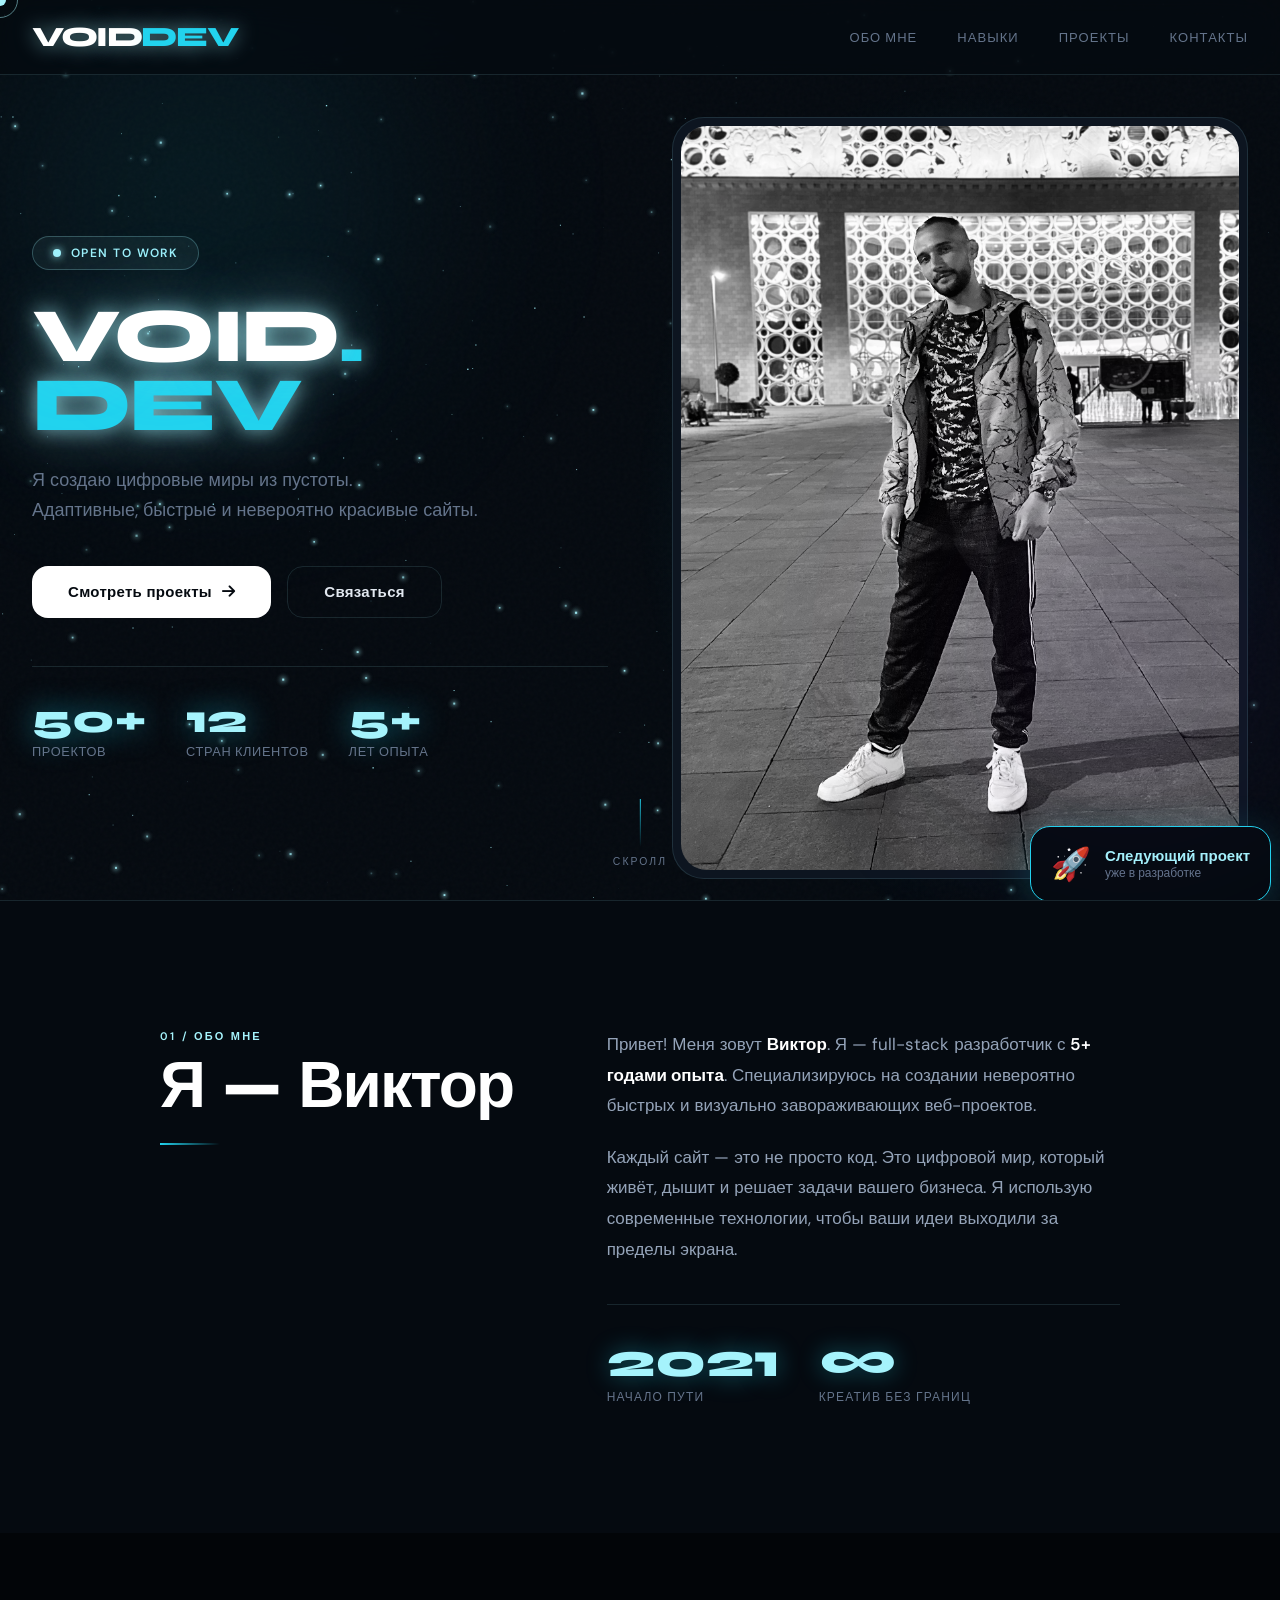
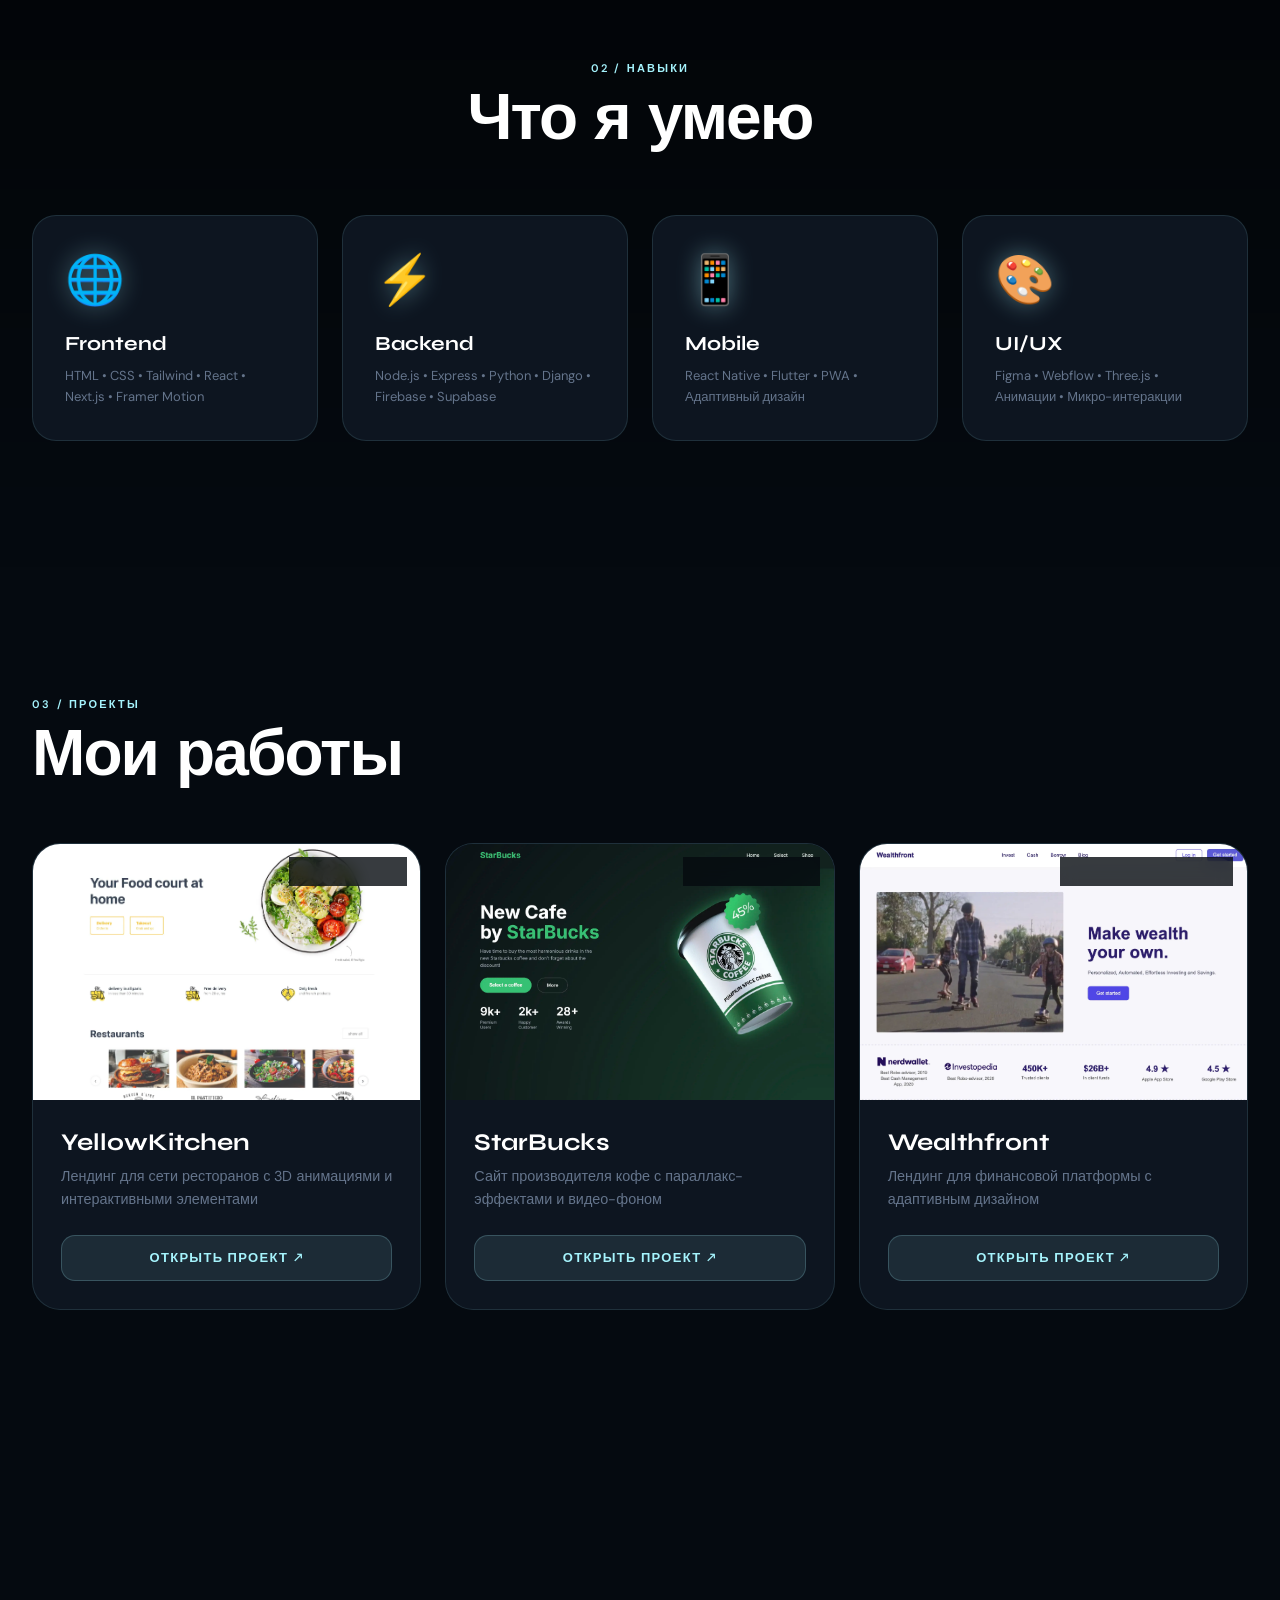
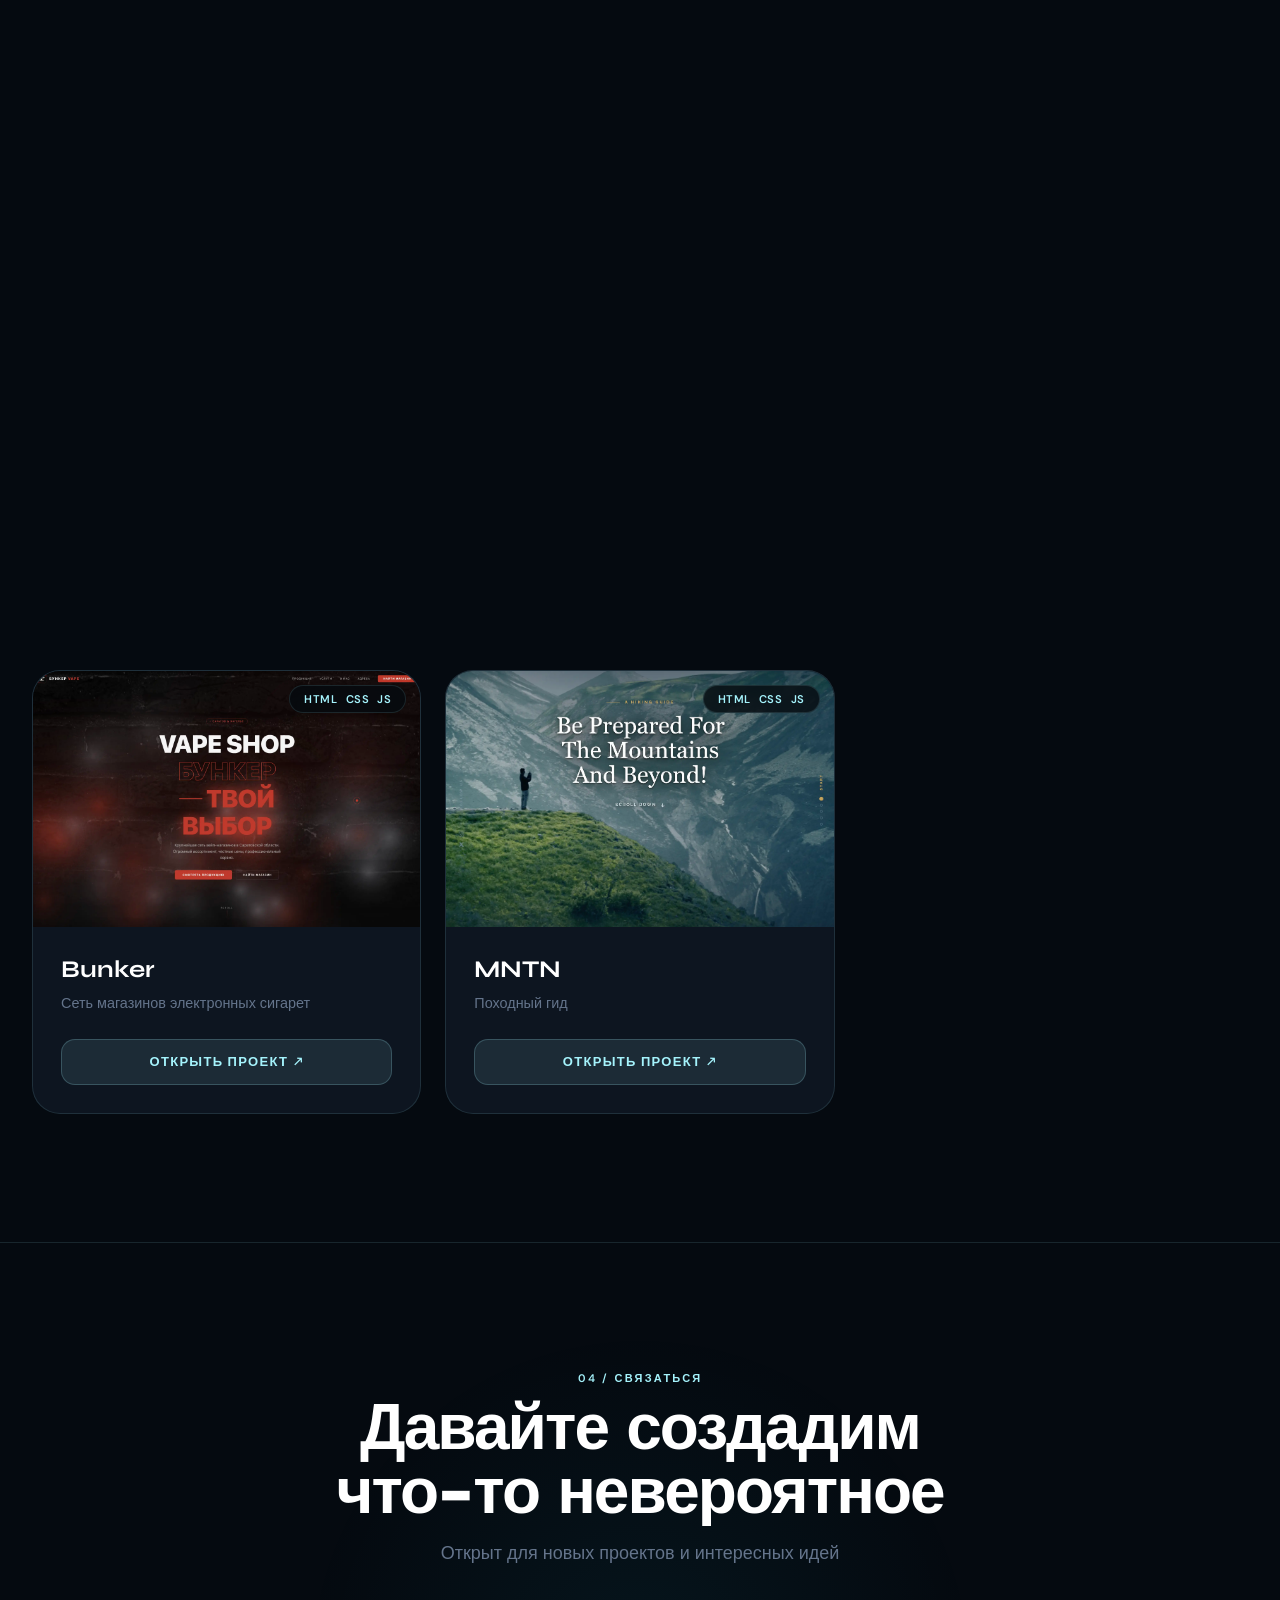
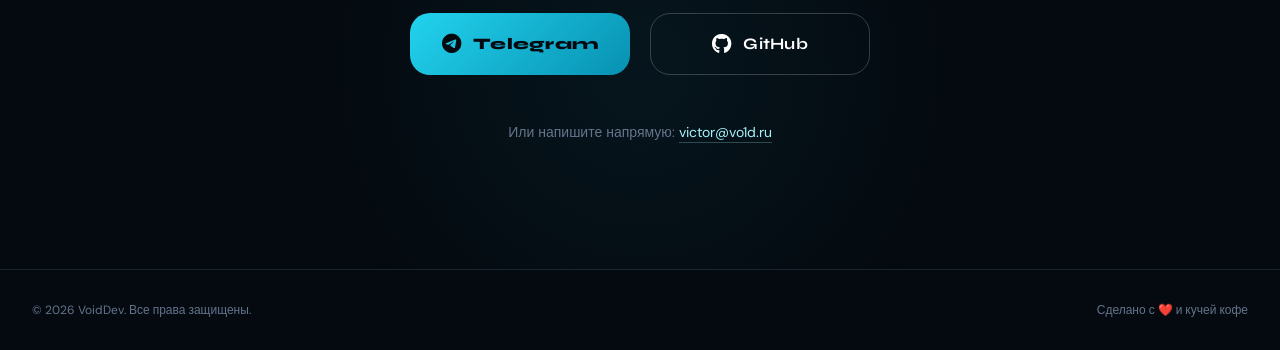
<file: index.html>
<!DOCTYPE html>
<html lang="ru">
<head>
  <meta charset="UTF-8">
  <meta name="viewport" content="width=device-width, initial-scale=1.0">
  <title>VoidDev — Виктор | Full-Stack разработчик сайтов</title>
  <meta name="description" content="Виктор — full-stack веб-разработчик с 5+ годами опыта. Создаю адаптивные, быстрые и визуально впечатляющие сайты. 50+ проектов, клиенты из 12 стран.">
  <meta name="keywords" content="веб-разработчик, full-stack, frontend, backend, React, Next.js, Node.js, портфолио, VoidDev, Виктор">
  <meta name="author" content="Виктор — VoidDev">
  <meta name="robots" content="index, follow">
  <link rel="canonical" href="https://vo1d.ru/">

  <!-- Open Graph (Facebook, VK, Telegram) -->
  <meta property="og:type" content="website">
  <meta property="og:url" content="https://vo1d.ru/">
  <meta property="og:title" content="VoidDev — Full-Stack разработчик сайтов">
  <meta property="og:description" content="Создаю адаптивные, быстрые и визуально впечатляющие сайты. 50+ проектов, клиенты из 12 стран.">
  <meta property="og:image" content="https://vo1d.ru/img/iam.webp">
  <meta property="og:locale" content="ru_RU">
  <meta property="og:site_name" content="VoidDev">

  <!-- Twitter Card -->
  <meta name="twitter:card" content="summary_large_image">
  <meta name="twitter:url" content="https://vo1d.ru/">
  <meta name="twitter:title" content="VoidDev — Full-Stack разработчик сайтов">
  <meta name="twitter:description" content="Создаю адаптивные, быстрые и визуально впечатляющие сайты. 50+ проектов, клиенты из 12 стран.">
  <meta name="twitter:image" content="https://vo1d.ru/img/iam.webp">

  <!-- JSON-LD: Person -->
  <script type="application/ld+json">
  {
    "@context": "https://schema.org",
    "@type": "Person",
    "name": "Виктор",
    "url": "https://vo1d.ru",
    "image": "https://vo1d.ru/img/iam.webp",
    "jobTitle": "Full-Stack Web Developer",
    "description": "Full-stack веб-разработчик с 5+ годами опыта. Специализируюсь на создании быстрых и визуально впечатляющих веб-проектов.",
    "email": "victor@vo1d.ru",
    "sameAs": [
      "https://t.me/vv01id",
      "https://github.com/vvo1d"
    ],
    "knowsAbout": ["HTML", "CSS", "JavaScript", "React", "Next.js", "Node.js", "Python", "Django", "React Native", "Flutter", "Figma"]
  }
  </script>

  <!-- Fonts & Icons -->
  <link rel="preconnect" href="https://fonts.googleapis.com">
  <link rel="preconnect" href="https://fonts.gstatic.com" crossorigin>
  <link rel="stylesheet" href="https://cdnjs.cloudflare.com/ajax/libs/font-awesome/6.6.0/css/all.min.css">
  <link rel="icon" href="img/favicon.ico" type="image/x-icon">

  <!-- Our stylesheet -->
  <link rel="stylesheet" href="styles.css">
  <!-- Yandex.Metrika counter -->
  <script type="text/javascript">
      (function(m,e,t,r,i,k,a){
          m[i]=m[i]||function(){(m[i].a=m[i].a||[]).push(arguments)};
          m[i].l=1*new Date();
          for (var j = 0; j < document.scripts.length; j++) {if (document.scripts[j].src === r) { return; }}
          k=e.createElement(t),a=e.getElementsByTagName(t)[0],k.async=1,k.src=r,a.parentNode.insertBefore(k,a)
      })(window, document,'script','https://mc.yandex.ru/metrika/tag.js?id=108392401', 'ym');

      ym(108392401, 'init', {ssr:true, webvisor:true, clickmap:true, ecommerce:"dataLayer", referrer: document.referrer, url: location.href, accurateTrackBounce:true, trackLinks:true});
  </script>
  <noscript><div><img src="https://mc.yandex.ru/watch/108392401" style="position:absolute; left:-9999px;" alt="" /></div></noscript>
  <!-- /Yandex.Metrika counter -->

</head>
<body>

  <!-- Custom cursor -->
  <div id="cursor"></div>
  <div id="cursor-ring"></div>

  <!-- Star canvas background -->
  <canvas id="stars"></canvas>

  <!-- ══════════════════════════════
       NAVBAR
  ══════════════════════════════ -->
  <nav class="glass">
    <div class="nav-inner">

      <!-- Logo -->
      <a href="#" class="logo-text" style="text-decoration:none">
        VOID<span>DEV</span>
      </a>

      <!-- Desktop links -->
      <div class="nav-links">
        <a href="#about">Обо мне</a>
        <a href="#skills">Навыки</a>
        <a href="#projects">Проекты</a>
        <a href="#contact">Контакты</a>
      </div>

      <!-- Mobile hamburger -->
      <button id="mobile-menu-btn" class="hamburger" aria-label="Меню">
        <i class="fa-solid fa-bars"></i>
      </button>
    </div>

    <!-- Mobile dropdown -->
    <div id="mobile-menu" class="mobile-menu glass">
      <a href="#about">Обо мне</a>
      <a href="#skills">Навыки</a>
      <a href="#projects">Проекты</a>
      <a href="#contact">Контакты</a>
    </div>
  </nav>


  <!-- ══════════════════════════════
       HERO
  ══════════════════════════════ -->
  <section class="hero">
    <div class="hero-inner">

      <!-- Left: copy -->
      <div>
        <div class="hero-badge">
          <span class="dot"></span>
          OPEN TO WORK
        </div>

        <h1 class="hero-title neon-text">
          <span class="glitch" data-text="VOID">VOID</span><span style="color:var(--cyan-mid)">.</span><br>
          <span style="color:var(--cyan-mid)">DEV</span>
        </h1>

        <p class="hero-desc">
          Я создаю цифровые миры из пустоты.<br>
          Адаптивные, быстрые и невероятно красивые сайты.
        </p>

        <div class="hero-cta">
          <a href="#projects" class="btn-primary">
            Смотреть проекты
            <i class="fa-solid fa-arrow-right arrow"></i>
          </a>
          <a href="#contact" class="btn-outline">
            Связаться
          </a>
        </div>

        <div class="hero-stats">
          <div>
            <div class="stat-num" data-counter="50" data-suffix="+">50+</div>
            <div class="stat-label">проектов</div>
          </div>
          <div>
            <div class="stat-num" data-counter="12">12</div>
            <div class="stat-label">стран клиентов</div>
          </div>
          <div>
            <div class="stat-num" data-counter="5" data-suffix="+">5+</div>
            <div class="stat-label">лет опыта</div>
          </div>
        </div>
      </div>

      <!-- Right: visual -->
      <div class="hero-visual">
        <div class="hero-visual-glow"></div>
        <div class="hero-card">
          <img src="./img/iam.webp" alt="VoidDev — фото разработчика">
          <div class="hero-badge-card">
            <span class="emoji">🚀</span>
            <div>
              <div class="title">Следующий проект</div>
              <div class="sub">уже в разработке</div>
            </div>
          </div>
        </div>
      </div>
    </div>

    <!-- Scroll indicator -->
    <div class="scroll-indicator">
      <div class="scroll-line"></div>
      <span>Скролл</span>
    </div>
  </section>


  <!-- ══════════════════════════════
       ABOUT
  ══════════════════════════════ -->
  <section id="about" class="about-section">
    <div class="about-inner">

      <!-- Left sticky label -->
      <div class="about-sticky reveal">
        <div class="section-label">01 / Обо мне</div>
        <h2 class="section-title">Я — Виктор</h2>
        <div class="section-divider"></div>
      </div>

      <!-- Right copy -->
      <div class="reveal" style="--i:1">
        <p class="about-text">
          Привет! Меня зовут <strong>Виктор</strong>. 
          Я — full-stack разработчик с <strong>5+ годами опыта</strong>. Специализируюсь на создании 
          невероятно быстрых и визуально завораживающих веб-проектов.
        </p>
        <br>
        <p class="about-text">
          Каждый сайт — это не просто код. Это цифровой мир, который живёт, дышит 
          и решает задачи вашего бизнеса. Я использую современные технологии, 
          чтобы ваши идеи выходили за пределы экрана.
        </p>

        <div class="about-highlights">
          <div>
            <div class="highlight-num">2021</div>
            <div class="highlight-label">Начало пути</div>
          </div>
          <div>
            <div class="highlight-num">∞</div>
            <div class="highlight-label">Креатив без границ</div>
          </div>
        </div>
      </div>

    </div>
  </section>


  <!-- ══════════════════════════════
       SKILLS
  ══════════════════════════════ -->
  <section id="skills" class="skills-section">
    <div class="skills-inner">

      <div class="skills-header reveal">
        <div class="section-label">02 / Навыки</div>
        <h2 class="section-title">Что я умею</h2>
      </div>

      <div class="skills-grid stagger">
        <div class="skill-card reveal grad-border" style="--i:0">
          <span class="skill-icon">🌐</span>
          <div class="skill-name">Frontend</div>
          <div class="skill-tags">HTML • CSS • Tailwind • React • Next.js • Framer Motion</div>
        </div>
        <div class="skill-card reveal grad-border" style="--i:1">
          <span class="skill-icon">⚡</span>
          <div class="skill-name">Backend</div>
          <div class="skill-tags">Node.js • Express • Python • Django • Firebase • Supabase</div>
        </div>
        <div class="skill-card reveal grad-border" style="--i:2">
          <span class="skill-icon">📱</span>
          <div class="skill-name">Mobile</div>
          <div class="skill-tags">React Native • Flutter • PWA • Адаптивный дизайн</div>
        </div>
        <div class="skill-card reveal grad-border" style="--i:3">
          <span class="skill-icon">🎨</span>
          <div class="skill-name">UI/UX</div>
          <div class="skill-tags">Figma • Webflow • Three.js • Анимации • Микро-интеракции</div>
        </div>
      </div>

    </div>
  </section>


  <!-- ══════════════════════════════
       PROJECTS
  ══════════════════════════════ -->
  <section id="projects" class="projects-section">
    <div class="projects-inner">

      <div class="projects-header reveal">
        <div>
          <div class="section-label">03 / Проекты</div>
          <h2 class="section-title">Мои работы</h2>
        </div>
      </div>

      <!-- Populated by main.js -->
      <div id="projects-grid" class="projects-grid"></div>

    </div>
  </section>


  <!-- ══════════════════════════════
       CONTACT
  ══════════════════════════════ -->
  <section id="contact" class="contact-section">
    <div class="contact-inner">

      <div class="reveal">
        <div class="section-label">04 / Связаться</div>
        <h2 class="section-title contact-title">
          Давайте создадим<br>что-то невероятное
        </h2>
        <p class="contact-sub">Открыт для новых проектов и интересных идей</p>
      </div>

      <div class="contact-buttons reveal" style="--i:1">
        <a href="https://t.me/vv01id" target="_blank" class="btn-tg">
          <i class="fa-brands fa-telegram" style="font-size:1.25rem"></i>
          Telegram
        </a>
        <a href="https://github.com/vvo1d" target="_blank" class="btn-gh">
          <i class="fa-brands fa-github" style="font-size:1.25rem"></i>
          GitHub
        </a>
      </div>

      <p class="contact-email reveal" style="--i:2">
        Или напишите напрямую: 
        <a href="mailto:victor@vo1d.ru">victor@vo1d.ru</a>
      </p>

    </div>
  </section>


  <!-- ══════════════════════════════
       FOOTER
  ══════════════════════════════ -->
  <footer>
    <div class="footer-inner">
      <span>© 2026 VoidDev. Все права защищены.</span>
      <span>Сделано с ❤️ и кучей кофе</span>
    </div>
  </footer>


  <!-- ══════════════════════════════
       PROJECT MODAL
  ══════════════════════════════ -->
  <div id="project-modal" class="modal-overlay">
    <div class="modal-box">

      <div class="modal-header">
        <div id="modal-title" class="modal-title"></div>
        <div class="modal-actions">
          <button class="btn-modal-ext" onclick="openInNewTab()">
            <i class="fa-solid fa-arrow-up-right-from-square"></i>
            В новой вкладке
          </button>
          <button class="btn-modal-close" onclick="closeModal()" aria-label="Закрыть">✕</button>
        </div>
      </div>

      <div class="modal-iframe-wrap">
        <div id="modal-loading" class="modal-loader">
          <div class="spinner"></div>
        </div>
        <iframe id="modal-iframe" allowfullscreen></iframe>
      </div>

    </div>
  </div>


  <!-- Main script -->
  <script src="main.js"></script>
</body>
</html>
</file>
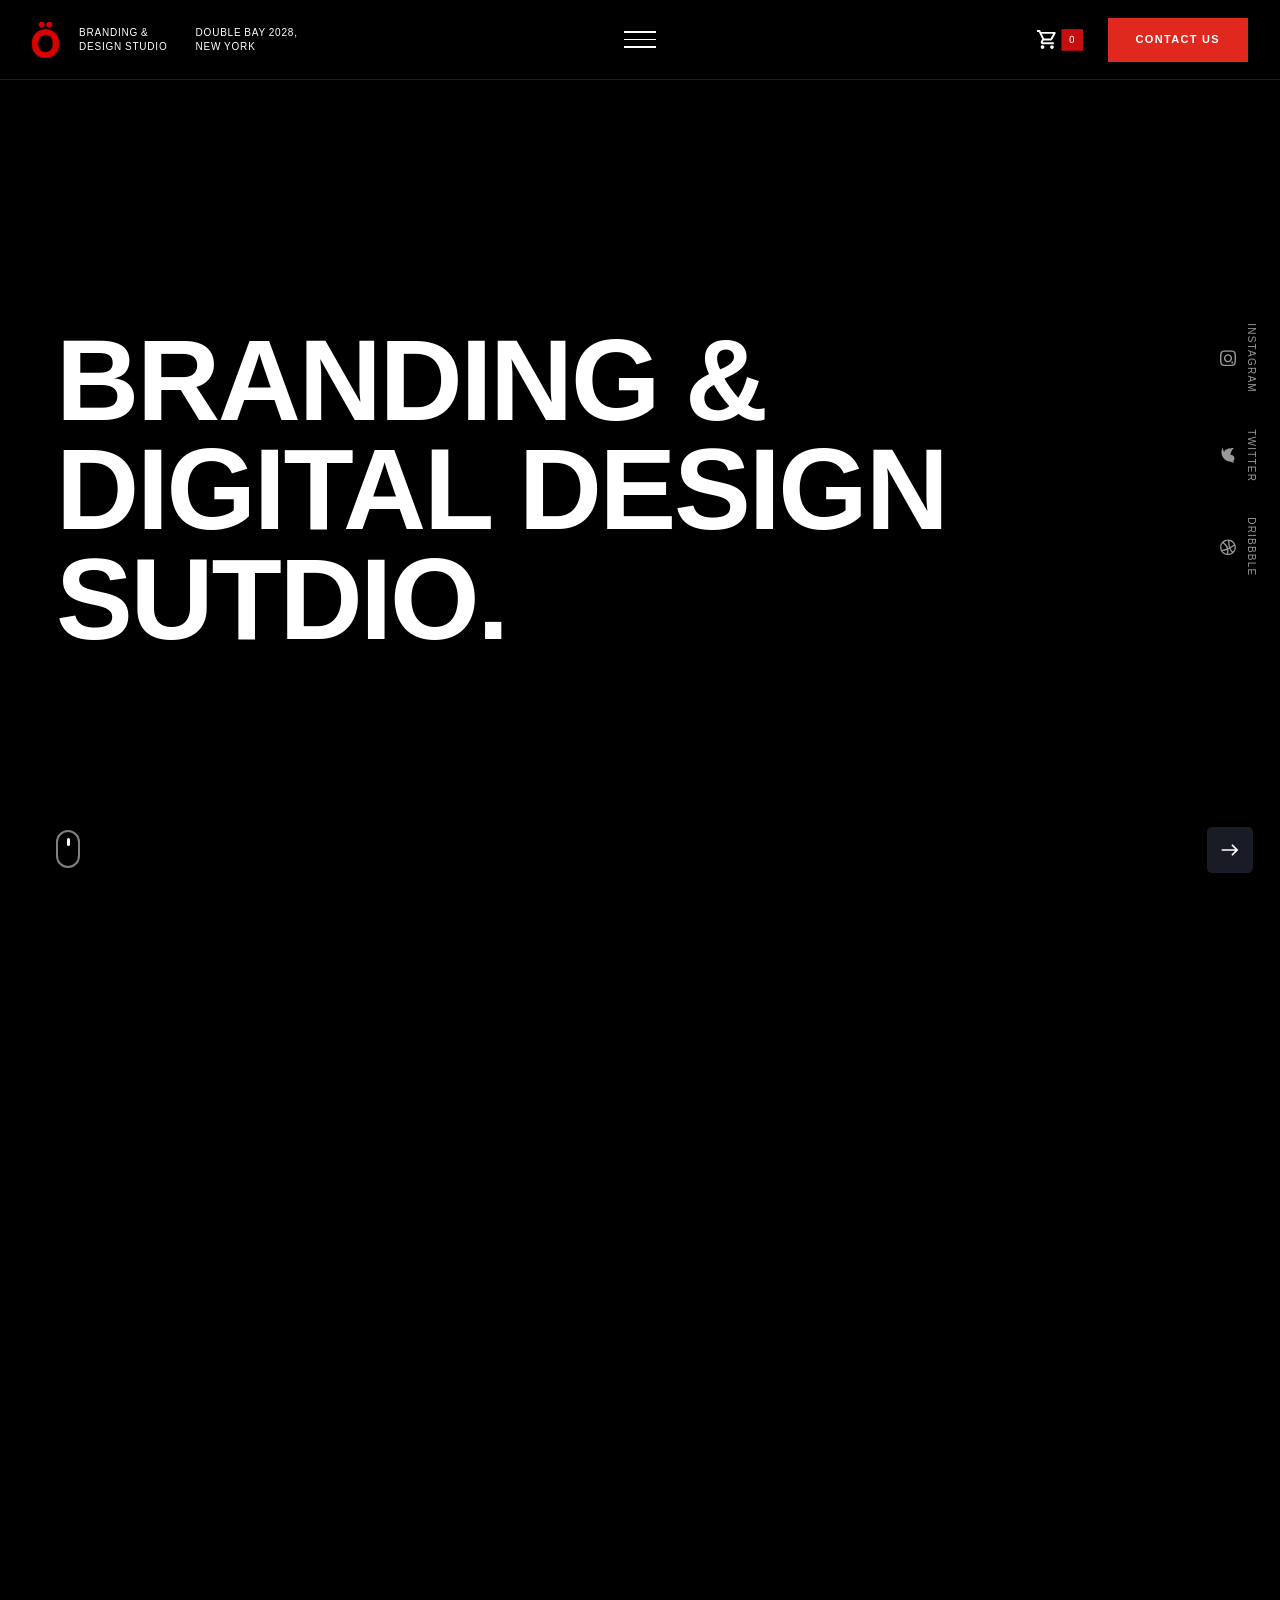
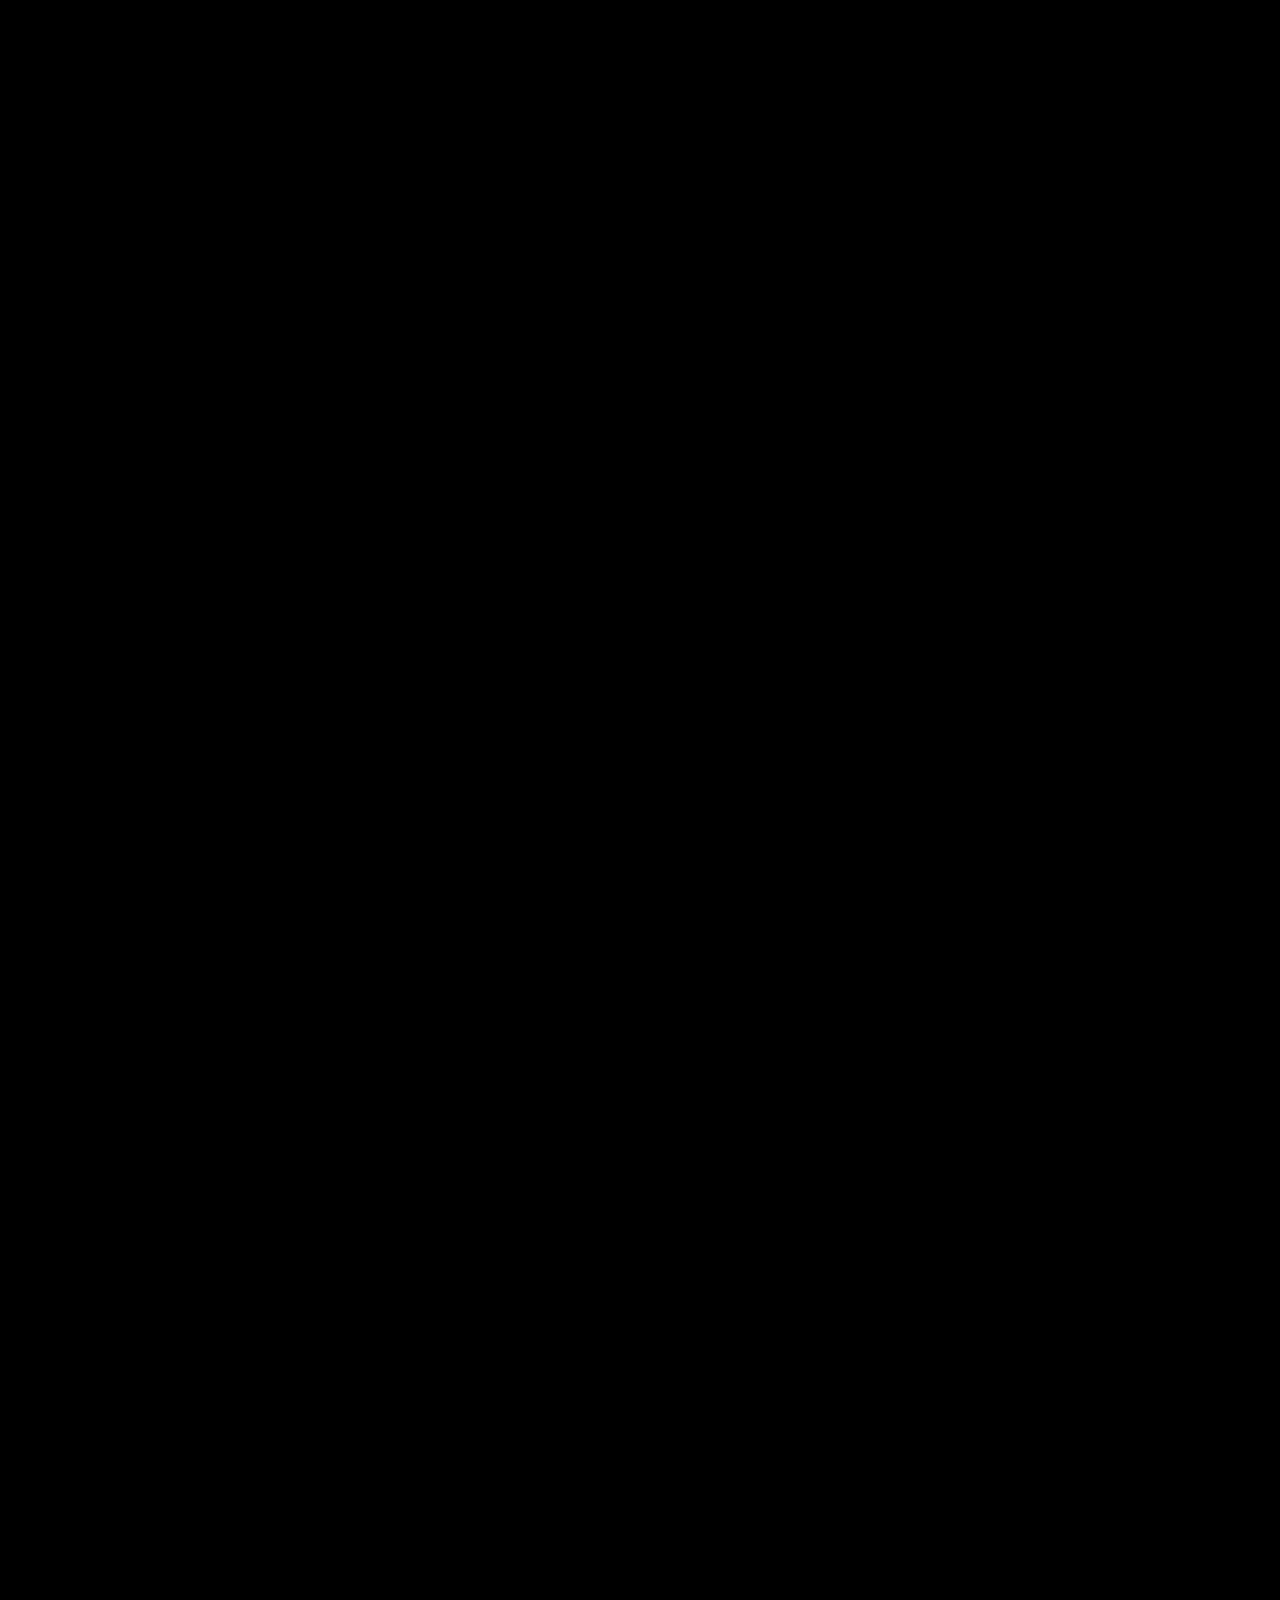
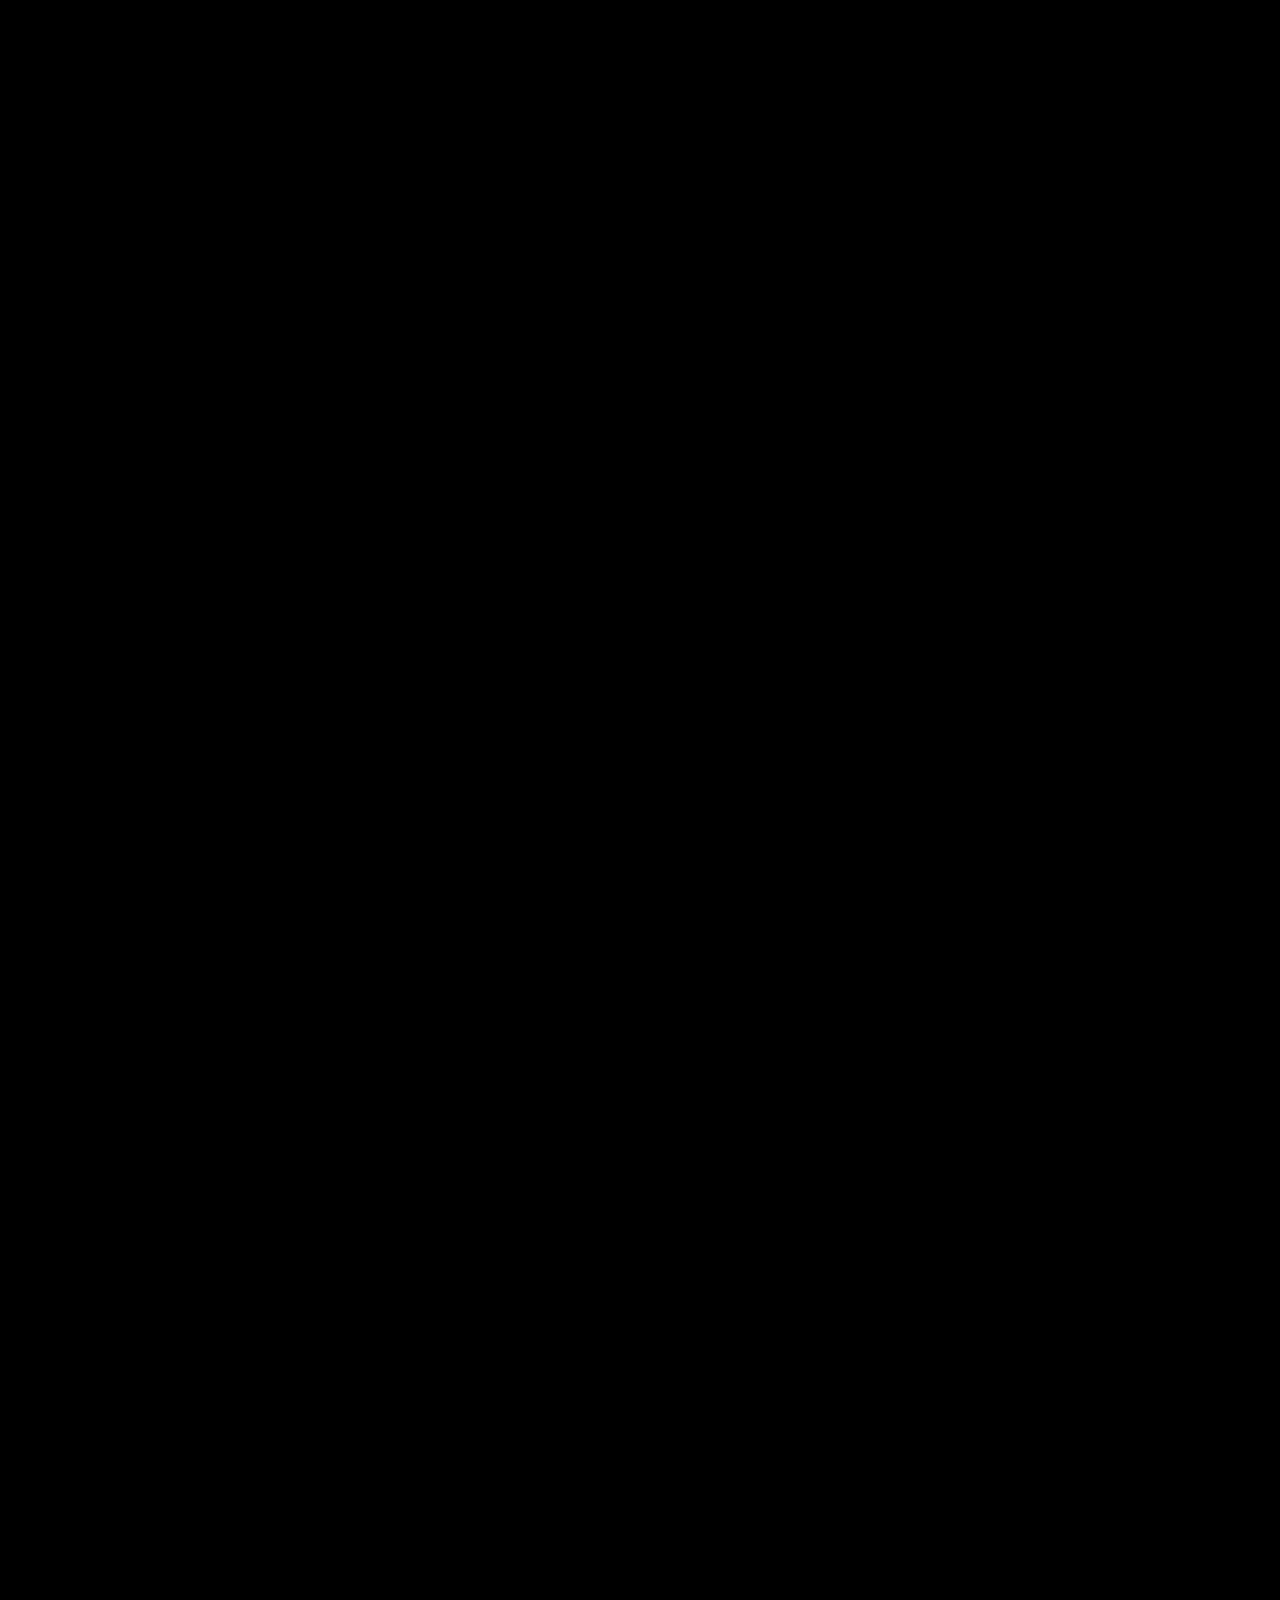
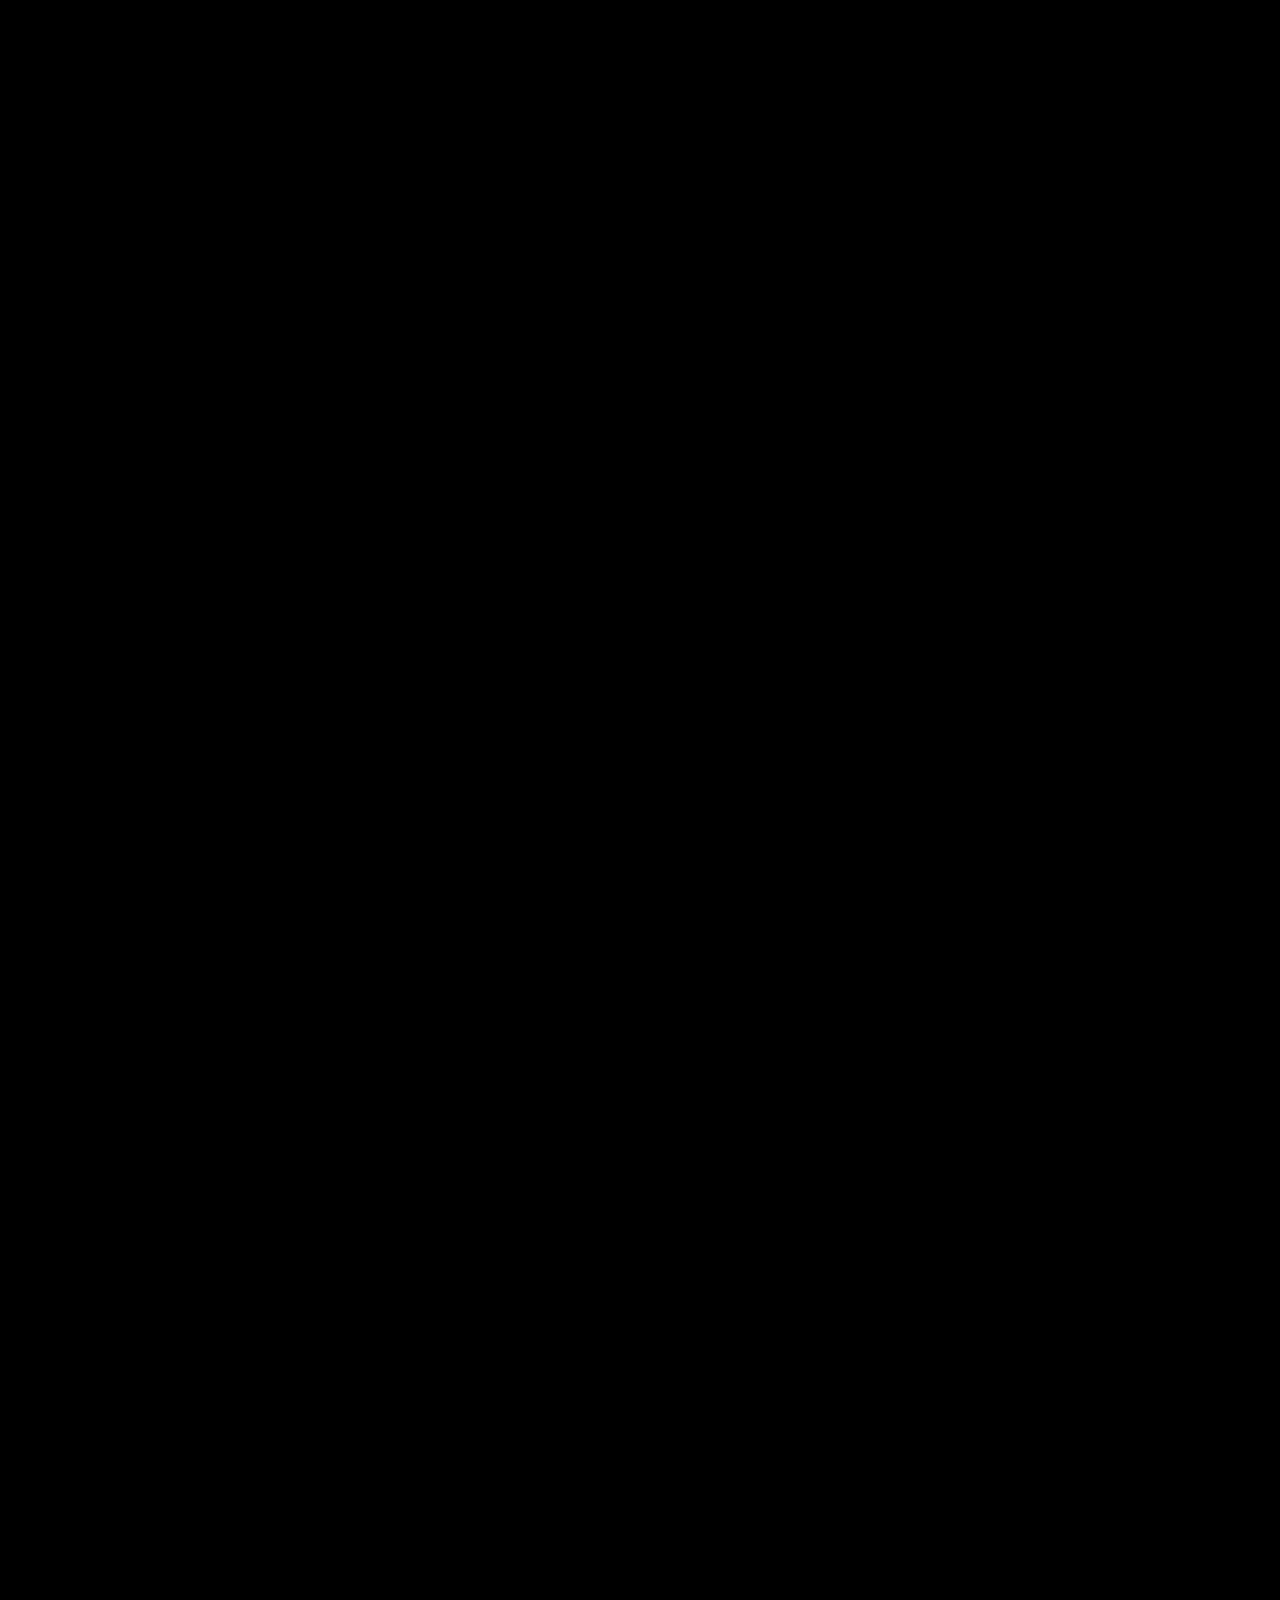
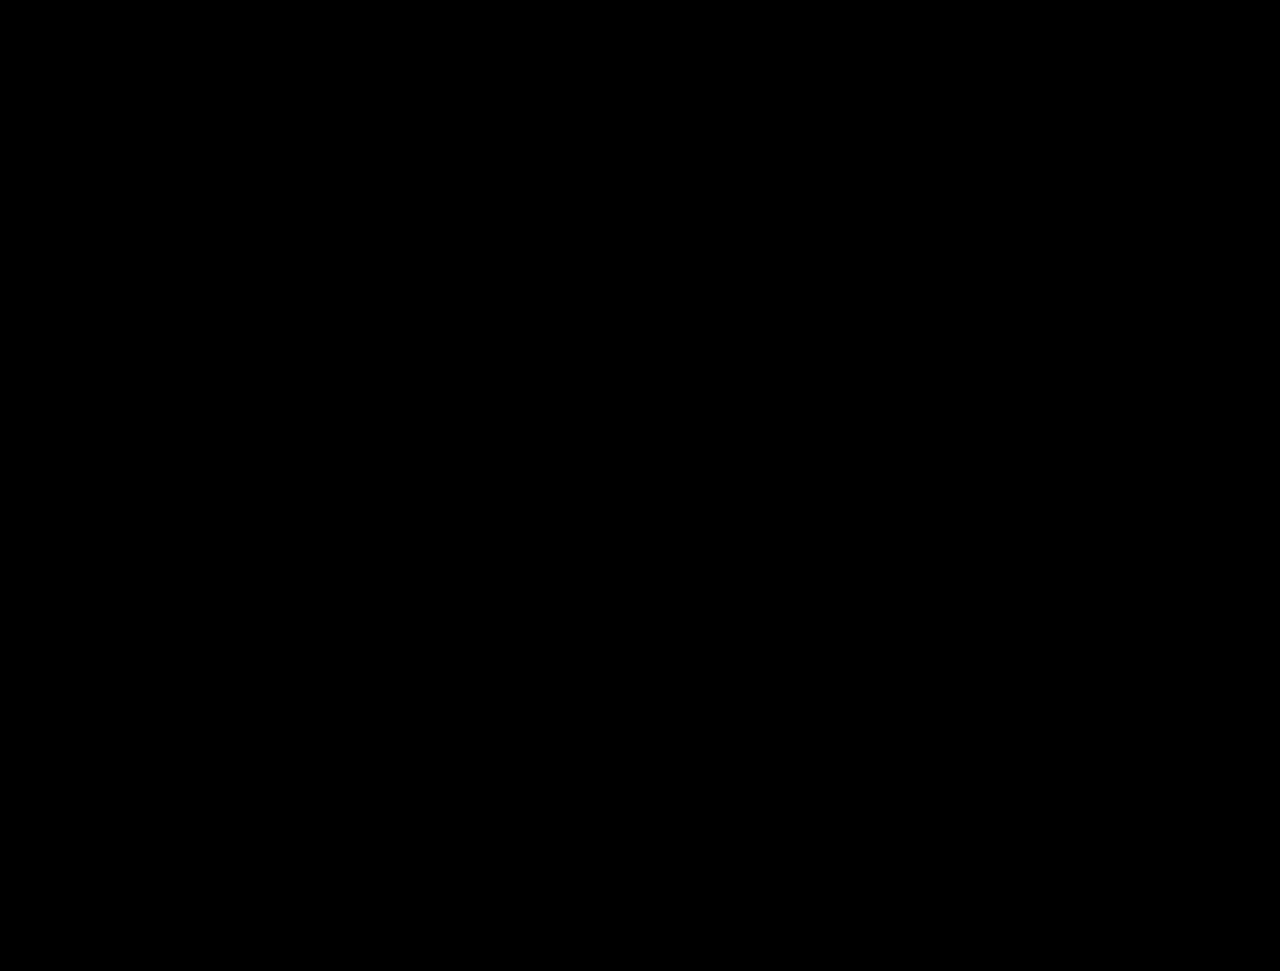
<file: sites/DesignStudio/index.html>
<!DOCTYPE html>
<html lang="en">
<head>
  <meta charset="UTF-8">
  <meta name="viewport" content="width=device-width, initial-scale=1.0">

  <!-- Primary SEO -->
  <title>Görm — Branding & Digital Design Studio | New York</title>
  <meta name="description" content="Görm is an award-winning UI/UX design and branding agency based in New York. We create digital experiences, websites, and brand identities that inspire.">
  <meta name="keywords" content="branding studio, digital design, UI UX design, web design, New York, prototyping, development">
  <meta name="author" content="Görm Design Studio">
  <meta name="robots" content="index, follow">
  <link rel="canonical" href="https://example.com/">

  <!-- Open Graph (Facebook, LinkedIn) -->
  <meta property="og:type" content="website">
  <meta property="og:url" content="https://example.com/">
  <meta property="og:title" content="Görm — Branding & Digital Design Studio">
  <meta property="og:description" content="Award-winning UI/UX design and branding agency based in New York. We build experiences.">
  <meta property="og:image" content="https://example.com/img/og-image.jpg">
  <meta property="og:image:width" content="1200">
  <meta property="og:image:height" content="630">
  <meta property="og:locale" content="en_US">

  <!-- Twitter Card -->
  <meta name="twitter:card" content="summary_large_image">
  <meta name="twitter:title" content="Görm — Branding & Digital Design Studio">
  <meta name="twitter:description" content="Award-winning UI/UX design and branding agency based in New York.">
  <meta name="twitter:image" content="https://example.com/img/og-image.jpg">

  <!-- Favicon -->
  <link rel="icon" type="image/svg+xml" href="img/favicon.svg">
  <link rel="icon" type="image/png" href="img/favicon.png">
  <link rel="apple-touch-icon" href="img/apple-touch-icon.png">
  <meta name="theme-color" content="#000000">

  <!-- Structured Data (JSON-LD) -->
  <script type="application/ld+json">
  {
    "@context": "https://schema.org",
    "@type": "ProfessionalService",
    "name": "Görm Design Studio",
    "description": "Award-winning UI/UX design and branding agency based in New York.",
    "url": "https://example.com",
    "logo": "https://example.com/img/logo.svg",
    "address": {
      "@type": "PostalAddress",
      "addressLocality": "New York",
      "addressCountry": "US"
    },
    "telephone": "+10042145700",
    "email": "hello@görm.com",
    "sameAs": [
      "https://instagram.com/",
      "https://twitter.com/",
      "https://dribbble.com/"
    ]
  }
  </script>

  <link rel="stylesheet" href="fonts/fonts.css">
  <link rel="stylesheet" href="css/style.css">
  <link rel="stylesheet" href="css/tablet.css">
  <link rel="stylesheet" href="css/mobile.css">
</head>
<body>

  <main>

  <!-- ===== SECTION 1: HERO ===== -->
  <section class="hero">

    <!-- HEADER -->
    <header class="header">
      <div class="header__left">
        <a href="#" class="header__logo">
          <img src="img/logo.svg" alt="Logo">
        </a>
        <div class="header__info">
          <span class="header__info-title">BRANDING &amp;<br>DESIGN STUDIO</span>
          <span class="header__info-location">DOUBLE BAY 2028,<br>NEW YORK</span>
        </div>
      </div>

      <div class="header__center">
        <button class="burger" aria-label="Menu">
          <span class="burger__line"></span>
          <span class="burger__line"></span>
          <span class="burger__line"></span>
        </button>
      </div>

      <div class="header__right">
        <a href="#" class="cart" aria-label="Cart">
          <img src="img/icons/cart.svg" alt="Cart">
          <!-- <span class="cart__count">0</span> -->
        </a>
        <a href="#" class="btn-contact">CONTACT US</a>
      </div>
    </header>

    <!-- HERO CONTENT -->
    <div class="hero__content">
      <h1 class="hero__title">
        BRANDING &amp;<br>
        DIGITAL DESIGN<br>
        SUTDIO.
      </h1>
    </div>

    <!-- SOCIAL LINKS -->
    <div class="hero__social">
      <a href="#" class="hero__social-link">
        <img src="img/icons/instagram.svg" alt="Instagram">
        <span>Instagram</span>
      </a>
      <a href="#" class="hero__social-link">
        <img src="img/icons/twitter.svg" alt="Twitter">
        <span>Twitter</span>
      </a>
      <a href="#" class="hero__social-link">
        <img src="img/icons/dribbble.svg" alt="Dribbble">
        <span>Dribbble</span>
      </a>
    </div>

    <!-- SCROLL INDICATOR -->
    <div class="hero__scroll">
      <div class="hero__scroll-mouse">
        <div class="hero__scroll-wheel"></div>
      </div>
    </div>

    <!-- NEXT ARROW -->
    <button class="hero__next" aria-label="Next">
      <img src="img/icons/arrow-right.svg" alt="Next">
    </button>

  </section>
  <!-- ===== END SECTION 1 ===== -->

  <!-- ===== SECTION 2: ABOUT ===== -->
  <section class="about">

    <!-- PHOTOS ROW -->
    <div class="about__photos">
      <div class="about__photo about__photo--left">
        <img src="img/about-1.jpg" alt="Designer at work">
      </div>
      <div class="about__photo about__photo--right">
        <img src="img/about-2.jpg" alt="Team at work">
      </div>

      <!-- CIRCULAR PLAY / SHOWREEL BUTTON -->
      <button class="about__showreel" aria-label="Play Showreel">
        <svg class="about__showreel-ring" viewBox="0 0 140 140" aria-hidden="true">
          <defs>
            <path id="showreel-path"
              d="M 70,70 m -52,0 a 52,52 0 1,1 104,0 a 52,52 0 1,1 -104,0"/>
          </defs>
          <text fill="#ffffff" font-size="11" font-family="Roboto, sans-serif"
                font-weight="700" letter-spacing="3" text-transform="uppercase">
            <textPath href="#showreel-path">PLAY SHOWREEL • PLAY SHOWREEL •</textPath>
          </text>
        </svg>
        <span class="about__showreel-play">
          <img src="img/icons/play.svg" alt="Play">
        </span>
      </button>
    </div>

    <!-- TEXT CONTENT -->
    <div class="about__content">
      <div class="about__content-left">
        <h2 class="about__title">
          WE'RE A<br>
          CREATIVE<br>
          DIGITAL<br>
          STUDIO
        </h2>
      </div>
      <div class="about__content-right">
        <p class="about__text">
          We are a forward-thinking team of designers
          and developers driven by passion — and fuelled
          by curiosity.
        </p>
        <p class="about__text">
          We believe that the human dimensions
          essential to start any successful project and
          that this is where splendid emotional
          relationships between the company and
          people are born.
        </p>
        <a href="#" class="btn-team">MEET THE TEAM</a>
      </div>
    </div>

  </section>
  <!-- ===== END SECTION 2 ===== -->

  <!-- ===== SECTION 3: CLIENTS ===== -->
  <section class="clients">

    <p class="clients__label">TEAMS AND COMPANIES WE WORK WITH</p>

    <div class="clients__grid">
      <a href="#" class="clients__item">
        <img src="img/clients/snowflake.svg" alt="Snowflake">
      </a>
      <a href="#" class="clients__item">
        <img src="img/clients/moue.svg" alt="Moue">
      </a>
      <a href="#" class="clients__item">
        <img src="img/clients/spage.svg" alt="Spage">
      </a>
      <a href="#" class="clients__item">
        <img src="img/clients/webflow.svg" alt="Webflow">
      </a>
      <a href="#" class="clients__item">
        <img src="img/clients/rise.svg" alt="Rise">
      </a>
      <a href="#" class="clients__item">
        <img src="img/clients/aoob.svg" alt="AOOB">
      </a>
    </div>

    <a href="#" class="clients__link">VIEW OUR WORK</a>

  </section>
  <!-- ===== END SECTION 3 ===== -->

  <!-- ===== SECTION 4: OUR WORK ===== -->
  <section class="works">

    <div class="works__header">
      <h2 class="works__title">OUR WORK</h2>
    </div>

    <div class="works__grid">
      <a href="#" class="works__item">
        <img src="img/works/work-1.jpg" alt="Project 1">
      </a>
      <a href="#" class="works__item">
        <img src="img/works/work-2.jpg" alt="Project 2">
      </a>
      <a href="#" class="works__item">
        <img src="img/works/work-3.jpg" alt="Project 3">
      </a>
    </div>

    <div class="works__footer">
      <a href="#" class="works__all">ALL PROJECT</a>
    </div>

  </section>
  <!-- ===== END SECTION 4 ===== -->

  <!-- ===== SECTION 5: SERVICES ===== -->
  <section class="services">

    <h2 class="services__title">WE BUILD<br>EXPERIENCES</h2>

    <div class="services__grid">

      <div class="services__card">
        <div class="services__card-top">
          <div class="services__icon">
            <img src="img/icons/prototyping.svg" alt="Prototyping">
          </div>
        </div>
        <div class="services__card-body">
          <h3 class="services__card-name">PROTOTYPING</h3>
          <p class="services__card-text">Make sure you're building the right product.</p>
        </div>
      </div>

      <div class="services__card">
        <div class="services__card-top">
          <div class="services__icon">
            <img src="img/icons/web-design.svg" alt="Web Design">
          </div>
        </div>
        <div class="services__card-body">
          <h3 class="services__card-name">WEB DESIGN</h3>
          <p class="services__card-text">Attract and engage your customers with a website.</p>
        </div>
      </div>

      <div class="services__card">
        <div class="services__card-top">
          <div class="services__icon">
            <img src="img/icons/development.svg" alt="Development">
          </div>
        </div>
        <div class="services__card-body">
          <h3 class="services__card-name">DEVELOPMENT</h3>
          <p class="services__card-text">Ensure your site performs up to your users' standards.</p>
        </div>
      </div>

    </div>

  </section>
  <!-- ===== END SECTION 5 ===== -->

  <!-- ===== SECTION 6: TESTIMONIALS ===== -->
  <section class="testimonials">

    <h2 class="testimonials__title">TESTIMONIALS</h2>

    <div class="testimonials__slider">

      <div class="testimonials__slides">

        <div class="testimonials__slide active">
          <img src="img/testimonials/avatar-1.jpg" alt="John Doe" class="testimonials__avatar">
          <blockquote class="testimonials__quote">
            "Together with the Görm team, we<br>have compiled a new product page."
          </blockquote>
          <cite class="testimonials__author">
            <span class="testimonials__name">JOHN DOE</span>
            <span class="testimonials__role">GÖRM CUSTOMER</span>
          </cite>
        </div>

        <div class="testimonials__slide">
          <img src="img/testimonials/avatar-2.jpg" alt="Jane Smith" class="testimonials__avatar">
          <blockquote class="testimonials__quote">
            "The design team exceeded all our<br>expectations on this project."
          </blockquote>
          <cite class="testimonials__author">
            <span class="testimonials__name">JANE SMITH</span>
            <span class="testimonials__role">SPAGE CUSTOMER</span>
          </cite>
        </div>

        <div class="testimonials__slide">
          <img src="img/testimonials/avatar-3.jpg" alt="Mike Johnson" class="testimonials__avatar">
          <blockquote class="testimonials__quote">
            "Incredible attention to detail and<br>a truly collaborative process."
          </blockquote>
          <cite class="testimonials__author">
            <span class="testimonials__name">MIKE JOHNSON</span>
            <span class="testimonials__role">WEBFLOW CUSTOMER</span>
          </cite>
        </div>

      </div>

      <div class="testimonials__dots">
        <button class="testimonials__dot active" aria-label="Slide 1"></button>
        <button class="testimonials__dot" aria-label="Slide 2"></button>
        <button class="testimonials__dot" aria-label="Slide 3"></button>
      </div>

    </div>

  </section>
  <!-- ===== END SECTION 6 ===== -->

  <!-- ===== SECTION 7: SKILLS ===== -->
  <section class="skills">

    <div class="skills__left">
      <h2 class="skills__title">OUR SKILLS</h2>

      <ul class="skills__list">
        <li class="skills__item">
          <div class="skills__item-header">
            <span class="skills__item-name">GRAPHIC DESIGN</span>
            <span class="skills__item-value">80%</span>
          </div>
          <div class="skills__bar">
            <div class="skills__bar-fill" data-width="80"></div>
          </div>
        </li>
        <li class="skills__item">
          <div class="skills__item-header">
            <span class="skills__item-name">LEAD GENERATION</span>
            <span class="skills__item-value">41%</span>
          </div>
          <div class="skills__bar">
            <div class="skills__bar-fill" data-width="41"></div>
          </div>
        </li>
        <li class="skills__item">
          <div class="skills__item-header">
            <span class="skills__item-name">PHOTOSHOP</span>
            <span class="skills__item-value">70%</span>
          </div>
          <div class="skills__bar">
            <div class="skills__bar-fill" data-width="70"></div>
          </div>
        </li>
        <li class="skills__item">
          <div class="skills__item-header">
            <span class="skills__item-name">ILLUSTRATION</span>
            <span class="skills__item-value">100%</span>
          </div>
          <div class="skills__bar">
            <div class="skills__bar-fill" data-width="100"></div>
          </div>
        </li>
      </ul>

      <p class="skills__footnote">* Companies we've helped build their website with Görm</p>
    </div>

    <div class="skills__right">
      <img src="img/skills-photo.jpg" alt="Our specialist">
    </div>

  </section>
  <!-- ===== END SECTION 7 ===== -->

  <!-- ===== SECTION 8: FUN FACTS ===== -->
  <section class="facts">

    <h2 class="facts__title">FUN FACTS</h2>

    <div class="facts__grid">

      <div class="facts__item">
        <img src="img/icons/fact-idea.svg" alt="" class="facts__icon">
        <div class="facts__text">
          <span class="facts__number" data-target="10" data-suffix="">10</span>
          <span class="facts__label">Years on market</span>
        </div>
      </div>

      <div class="facts__item">
        <img src="img/icons/fact-award.svg" alt="" class="facts__icon">
        <div class="facts__text">
          <span class="facts__number" data-target="340" data-suffix="+">340+</span>
          <span class="facts__label">Project done</span>
        </div>
      </div>

      <div class="facts__item">
        <img src="img/icons/fact-member.svg" alt="" class="facts__icon">
        <div class="facts__text">
          <span class="facts__number" data-target="17" data-suffix="">17</span>
          <span class="facts__label">Hero's member</span>
        </div>
      </div>

      <div class="facts__item">
        <img src="img/icons/fact-coffee.svg" alt="" class="facts__icon">
        <div class="facts__text">
          <span class="facts__number" data-target="900" data-suffix="+">900+</span>
          <span class="facts__label">Cups of coffee</span>
        </div>
      </div>

    </div>

  </section>
  <!-- ===== END SECTION 8 ===== -->

  <!-- ===== SECTION 9: CONTACT ===== -->
  <section class="contact">

    <div class="contact__left">
      <div class="contact__visual">
        <img src="img/contact-photo.jpg" alt="Contact us">
        <div class="contact__visual-panel"></div>
      </div>
    </div>

    <div class="contact__right">
      <h2 class="contact__title">CONTACT US</h2>
      <form class="contact__form" action="#" method="POST">
        <input class="contact__input" type="text" name="name" placeholder="Name*" required>
        <input class="contact__input" type="email" name="email" placeholder="Email*" required>
        <input class="contact__input" type="url" name="website" placeholder="Website URL*">
        <textarea class="contact__input contact__textarea" name="details" placeholder="Project Details*" required></textarea>
        <button class="contact__submit" type="submit">SEND PROPOSAL</button>
      </form>
    </div>

  </section>
  <!-- ===== END SECTION 9 ===== -->

  <!-- ===== SECTION 10: BLOG ===== -->
  <section class="blog">

    <h2 class="blog__title">FROM BLOG</h2>

    <div class="blog__grid">

      <article class="blog__card">
        <div class="blog__card-img">
          <img src="img/blog/blog-1.jpg" alt="Curating a workplace">
        </div>
        <div class="blog__card-body">
          <span class="blog__tag">MARKETING</span>
          <h3 class="blog__card-title">CURATING A WORKPLACE THAT INSPIRES ALL OF US</h3>
          <a href="#" class="blog__read-more">READ MORE</a>
        </div>
      </article>

      <article class="blog__card">
        <div class="blog__card-img">
          <img src="img/blog/blog-2.jpg" alt="Designers who changed the web">
        </div>
        <div class="blog__card-body">
          <span class="blog__tag">DESIGN</span>
          <h3 class="blog__card-title">DESIGNERS WHO CHANGED THE WEB WITH WEBFLOW</h3>
          <a href="#" class="blog__read-more">READ MORE</a>
        </div>
      </article>

    </div>

  </section>
  <!-- ===== END SECTION 10 ===== -->

  <!-- ===== TICKER ===== -->
  <div class="ticker" aria-hidden="true">
    <div class="ticker__track">
      <span class="ticker__item">LET'S TALK</span>
      <span class="ticker__sep">—</span>
      <span class="ticker__item">CONTACT US</span>
      <span class="ticker__sep">—</span>
      <span class="ticker__item">LET'S TALK</span>
      <span class="ticker__sep">—</span>
      <span class="ticker__item">CONTACT US</span>
      <span class="ticker__sep">—</span>
      <span class="ticker__item">LET'S TALK</span>
      <span class="ticker__sep">—</span>
      <span class="ticker__item">CONTACT US</span>
      <span class="ticker__sep">—</span>
      <span class="ticker__item">LET'S TALK</span>
      <span class="ticker__sep">—</span>
      <span class="ticker__item">CONTACT US</span>
      <span class="ticker__sep">—</span>
    </div>
  </div>
  <!-- ===== END TICKER ===== -->

  </main>

  <!-- ===== FOOTER ===== -->
  <footer class="footer">

    <div class="footer__main">

      <div class="footer__brand">
        <a href="#" class="footer__logo">
          <img src="img/logo-text.svg" alt="Görm">
        </a>
        <p class="footer__desc">
          Görm is an award UI/UX designs and branding agency based in New York, USA.
        </p>
        <nav class="footer__nav" aria-label="Footer navigation">
          <a href="#" class="link-underline">HOME</a>
          <a href="#" class="link-underline">ABOUT</a>
          <a href="#" class="link-underline">STYLE GUIDE</a>
          <a href="#" class="link-underline">LICENSING</a>
          <a href="#" class="link-underline">INSTRUCTIONS</a>
        </nav>
      </div>

      <div class="footer__contact">
        <div class="footer__social">
          <a href="#" class="footer__social-link">
            <img src="img/icons/instagram.svg" alt="Instagram">
            <span>Instagram</span>
          </a>
          <a href="#" class="footer__social-link">
            <img src="img/icons/twitter.svg" alt="Twitter">
            <span>Twitter</span>
          </a>
          <a href="#" class="footer__social-link">
            <img src="img/icons/dribbble.svg" alt="Dribbble">
            <span>Dribbble</span>
          </a>
        </div>
        <div class="footer__info">
          <a href="mailto:hello@görm.com" class="footer__email">HELLO@GÖRM.COM</a>
          <a href="tel:+10042145700" class="footer__phone">+1 (004) 214 5700</a>
        </div>
      </div>

    </div>

    <div class="footer__bottom">
      <p>© This is a <a href="#">Deni Bozo</a> template powered by <a href="#">Webflow</a></p>
    </div>

  </footer>
  <!-- ===== END FOOTER ===== -->

  <script src="js/main.js"></script>
</body>
</html>
</file>
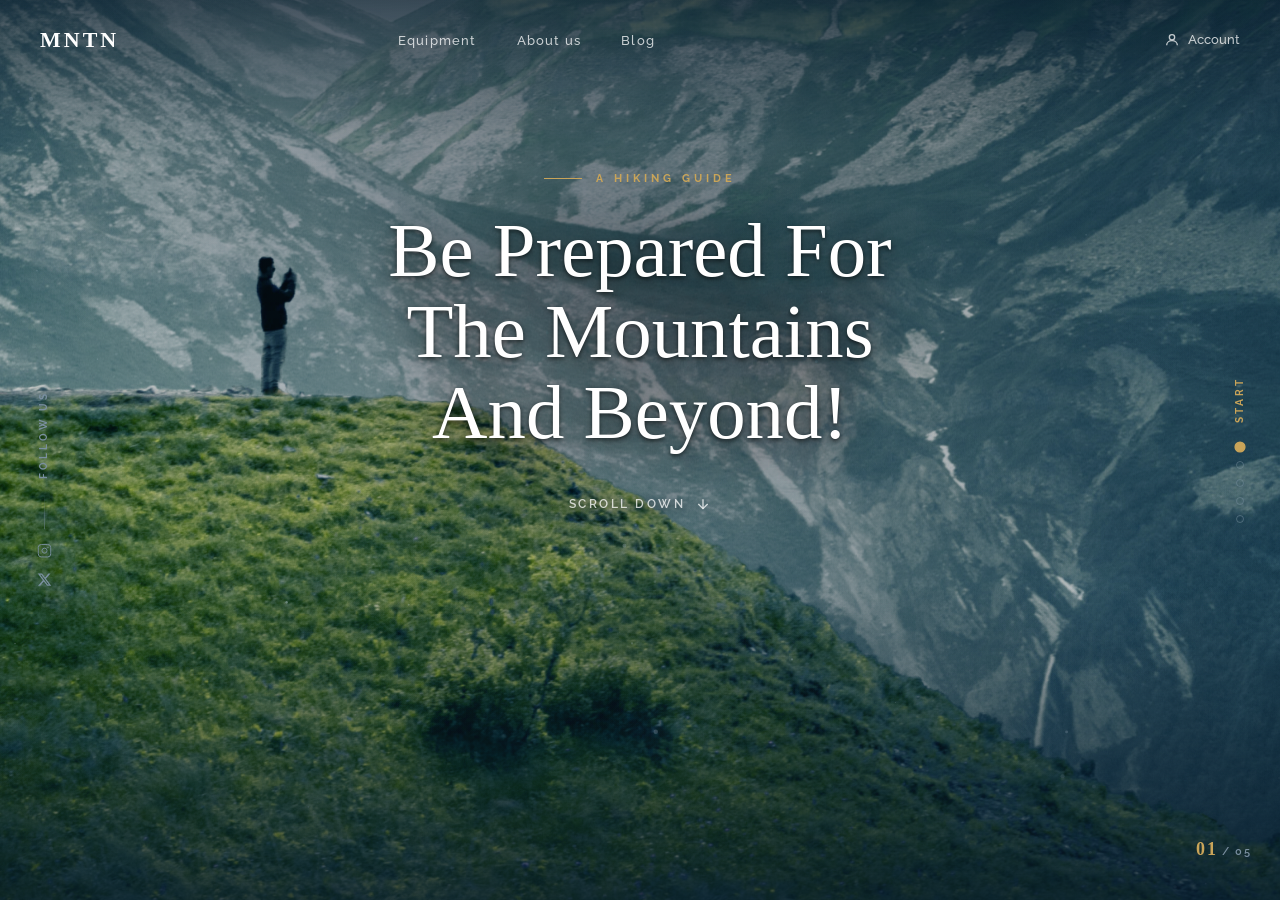
<file: sites/MNTN/index.html>
<!DOCTYPE html>
<html lang="en">
<head>
  <meta charset="UTF-8">
  <meta name="viewport" content="width=device-width, initial-scale=1.0">
  <title>MNTN — Be Prepared For The Mountains</title>
  <link rel="preconnect" href="https://fonts.googleapis.com">
  <link rel="preconnect" href="https://fonts.gstatic.com" crossorigin>
  <link href="https://fonts.googleapis.com/css2?family=Cormorant+Garant:ital,wght@0,300;0,400;0,600;0,700;1,300;1,400&family=Raleway:wght@300;400;500;600;700&display=swap" rel="stylesheet">
  <link rel="stylesheet" href="style.css">
</head>
<body>

  <!-- ═══════════════════════════════════
       FIXED UI — nav, dots, counter
  ════════════════════════════════════ -->
  <nav class="navbar" id="navbar">
    <div class="nav-inner">
      <a href="#" class="nav-logo">MNTN</a>
      <button class="burger" id="burger" aria-label="Menu">
        <span></span><span></span><span></span>
      </button>
      <ul class="nav-links" id="nav-links">
        <li><a data-go="1">Equipment</a></li>
        <li><a data-go="2">About us</a></li>
        <li><a data-go="3">Blog</a></li>
      </ul>
      <a href="#" class="nav-account">
        <svg width="16" height="16" viewBox="0 0 24 24" fill="none" stroke="currentColor" stroke-width="2"><circle cx="12" cy="8" r="4"/><path d="M4 20c0-4 3.6-7 8-7s8 3 8 7"/></svg>
        Account
      </a>
    </div>
  </nav>

  <!-- Section dots (right side, all sections) -->
  <nav class="side-dots" id="sideDots" aria-label="Sections">
    <span class="side-label" id="sideLabel">Start</span>
    <div class="dots-track">
      <button class="dot active" data-go="0" aria-label="Hero"></button>
      <button class="dot"        data-go="1" aria-label="Section 1"></button>
      <button class="dot"        data-go="2" aria-label="Section 2"></button>
      <button class="dot"        data-go="3" aria-label="Section 3"></button>
      <button class="dot"        data-go="4" aria-label="Footer"></button>
    </div>
  </nav>

  <!-- Section counter (bottom right) -->
  <div class="section-counter" id="sectionCounter">
    <span class="counter-cur" id="counterCur">01</span>
    <span class="counter-sep">/</span>
    <span class="counter-tot">05</span>
  </div>

  <!-- Transition curtain -->
  <div class="curtain" id="curtain"></div>

  <!-- ═══════════════════════════════════
       PAGE WRAPPER — fullpage stack
  ════════════════════════════════════ -->
  <div class="page-wrapper" id="pageWrapper">

    <!-- ─── SECTION 0 · HERO ─── -->
    <section class="page-section is-active" id="s0">

      <div class="hero-layer layer-sky"   id="layerSky"></div>
      <div class="hero-layer layer-photo" id="layerPhoto"></div>

      <div  class="hero-layer layer-mtn-far" id="layerMtnFar">
        <img  src="img/VG.svg" alt="">
      </div>

      <div  class="hero-layer layer-mtn-mid" id="layerMtnMid">
        <img src="img/MG.svg" alt="">
      </div>

      <div  class="hero-layer layer-grass" id="layerGrass">
        <img src="img/HG.svg" alt="">
      </div>

      <div class="hero-fog" id="heroFog"></div>
      <canvas class="hero-canvas" id="heroCanvas"></canvas>
      <div class="hero-vignette"></div>

      <!-- Social sidebar -->
      <div class="hero-social">
        <span class="social-label">Follow us</span>
        <div class="social-line"></div>
        <a href="#" aria-label="Instagram">
          <svg width="15" height="15" viewBox="0 0 24 24" fill="none" stroke="currentColor" stroke-width="1.5"><rect x="2" y="2" width="20" height="20" rx="5"/><circle cx="12" cy="12" r="4"/><circle cx="17.5" cy="6.5" r="1" fill="currentColor" stroke="none"/></svg>
        </a>
        <a href="#" aria-label="Twitter">
          <svg width="15" height="15" viewBox="0 0 24 24" fill="currentColor"><path d="M18.244 2.25h3.308l-7.227 8.26 8.502 11.24H16.17l-5.214-6.817L4.99 21.75H1.68l7.73-8.835L1.254 2.25H8.08l4.713 6.231zm-1.161 17.52h1.833L7.084 4.126H5.117z"/></svg>
        </a>
      </div>

      <!-- Hero content -->
      <div class="hero-content">
        <p class="hero-eyebrow h-r" style="--d:0">
          <span class="eyebrow-line"></span>A Hiking Guide
        </p>
        <h1 class="hero-title h-r" style="--d:1">
          Be Prepared For<br>The Mountains<br>And Beyond!
        </h1>
        <button class="hero-scroll h-r" style="--d:2" data-go="1">
          scroll down
          <svg width="16" height="16" viewBox="0 0 24 24" fill="none" stroke="currentColor" stroke-width="2"><line x1="12" y1="5" x2="12" y2="19"/><polyline points="19,12 12,19 5,12"/></svg>
        </button>
      </div>

    </section><!-- /s0 -->

    <!-- ─── SECTION 1 · GET STARTED ─── -->
    <section class="page-section is-below" id="s1">
      <div class="section-bg sb-1"></div>
      <div class="feature-inner">

        <div class="feature-text">
          <div class="feature-meta">
            <span class="feature-num f-r" style="--d:0">01</span>
            <span class="feature-cat f-r" style="--d:1">
              <span class="cat-line"></span>Get Started
            </span>
          </div>
          <h2 class="feature-title f-r" style="--d:2">What level of hiker<br>are you?</h2>
          <p class="feature-body f-r" style="--d:3">Determining what level of hiker you are can be an important tool when planning future hikes. This hiking level guide will help you plan hikes according to different hike ratings set by various websites like All Trails and Modern Hiker. What type of hiker are you — novice, moderate, advanced moderate, expert, or expert backpacker?</p>
          <a href="#" class="feature-link f-r" style="--d:4">
            read more
            <svg width="20" height="12" viewBox="0 0 28 12" fill="none"><line x1="0" y1="6" x2="22" y2="6" stroke="currentColor" stroke-width="1.5"/><polyline points="17,1 23,6 17,11" stroke="currentColor" stroke-width="1.5" fill="none"/></svg>
          </a>
        </div>

        <div class="feature-image f-r" style="--d:2; --from:right">
          <div class="img-3d-wrap">
            <img src="img/01.png" alt="Hiker on mountain trail" loading="lazy">
            <div class="img-glare"></div>
          </div>
        </div>

      </div>
    </section><!-- /s1 -->

    <!-- ─── SECTION 2 · GEAR ─── -->
    <section class="page-section is-below" id="s2">
      <div class="section-bg sb-2"></div>
      <div class="feature-inner feature-inner--rev">

        <div class="feature-image f-r" style="--d:2; --from:left">
          <div class="img-3d-wrap">
            <img src="img/02.png" alt="Mountain hiker with backpack" loading="lazy">
            <div class="img-glare"></div>
          </div>
        </div>

        <div class="feature-text">
          <div class="feature-meta">
            <span class="feature-num f-r" style="--d:0">02</span>
            <span class="feature-cat f-r" style="--d:1">
              <span class="cat-line"></span>Hiking Essentials
            </span>
          </div>
          <h2 class="feature-title f-r" style="--d:2">Picking the right<br>Hiking Gear!</h2>
          <p class="feature-body f-r" style="--d:3">The nice thing about beginning hiking is that you don't really need any special gear, you can probably get away with things you already have. Let's start with clothing. A typical mistake hiking beginners make is wearing jeans and regular clothes, which will get heavy and chafe when they get sweaty or wet.</p>
          <a href="#" class="feature-link f-r" style="--d:4">
            read more
            <svg width="20" height="12" viewBox="0 0 28 12" fill="none"><line x1="0" y1="6" x2="22" y2="6" stroke="currentColor" stroke-width="1.5"/><polyline points="17,1 23,6 17,11" stroke="currentColor" stroke-width="1.5" fill="none"/></svg>
          </a>
        </div>

      </div>
    </section><!-- /s2 -->

    <!-- ─── SECTION 3 · MAP & TIMING ─── -->
    <section class="page-section is-below" id="s3">
      <div class="section-bg sb-3"></div>
      <div class="feature-inner">

        <div class="feature-text">
          <div class="feature-meta">
            <span class="feature-num f-r" style="--d:0">03</span>
            <span class="feature-cat f-r" style="--d:1">
              <span class="cat-line"></span>Where You Go Is The Key
            </span>
          </div>
          <h2 class="feature-title f-r" style="--d:2">Understand Your<br>Map &amp; Timing</h2>
          <p class="feature-body f-r" style="--d:3">To start, print out the hiking guide and map. If it's raining, throw them in a Zip-Lock bag. Read over the guide, study the map, and have a good idea of what to expect. I like to know what my next landmark is as I hike. For example, I'll read the guide and know that say, in a mile, I make a right turn at the junction.</p>
          <a href="#" class="feature-link f-r" style="--d:4">
            read more
            <svg width="20" height="12" viewBox="0 0 28 12" fill="none"><line x1="0" y1="6" x2="22" y2="6" stroke="currentColor" stroke-width="1.5"/><polyline points="17,1 23,6 17,11" stroke="currentColor" stroke-width="1.5" fill="none"/></svg>
          </a>
        </div>

        <div class="feature-image f-r" style="--d:2; --from:right">
          <div class="img-3d-wrap">
            <img src="img/03.png" alt="Compass on mountain top" loading="lazy">
            <div class="img-glare"></div>
          </div>
        </div>

      </div>
    </section><!-- /s3 -->

    <!-- ─── SECTION 4 · FOOTER ─── -->
    <section class="page-section is-below" id="s4">
      <div class="section-bg sb-footer"></div>
      <footer class="footer">
        <div class="footer-inner">
          <div class="footer-brand f-r" style="--d:0">
            <p class="footer-logo">MNTN</p>
            <p class="footer-tagline">Get out there &amp; discover your next<br>slope, mountain &amp; destination!</p>
          </div>
          <div class="footer-links">
            <div class="footer-col f-r" style="--d:1">
              <h4>More on The Blog</h4>
              <ul>
                <li><a href="#">About MNTN</a></li>
                <li><a href="#">Contributors &amp; Writers</a></li>
                <li><a href="#">Write For Us</a></li>
                <li><a href="#">Contact Us</a></li>
                <li><a href="#">Privacy Policy</a></li>
              </ul>
            </div>
            <div class="footer-col f-r" style="--d:2">
              <h4>More on MNTN</h4>
              <ul>
                <li><a href="#">The Team</a></li>
                <li><a href="#">Jobs</a></li>
                <li><a href="#">Press</a></li>
              </ul>
            </div>
          </div>
        </div>
        <div class="footer-bottom f-r" style="--d:3">
          <span>Copyright 2026 MNTN, Inc. Terms &amp; Privacy</span>
        </div>
      </footer>
    </section><!-- /s4 -->

  </div><!-- /page-wrapper -->

  <script src="main.js"></script>
</body>
</html>
</file>
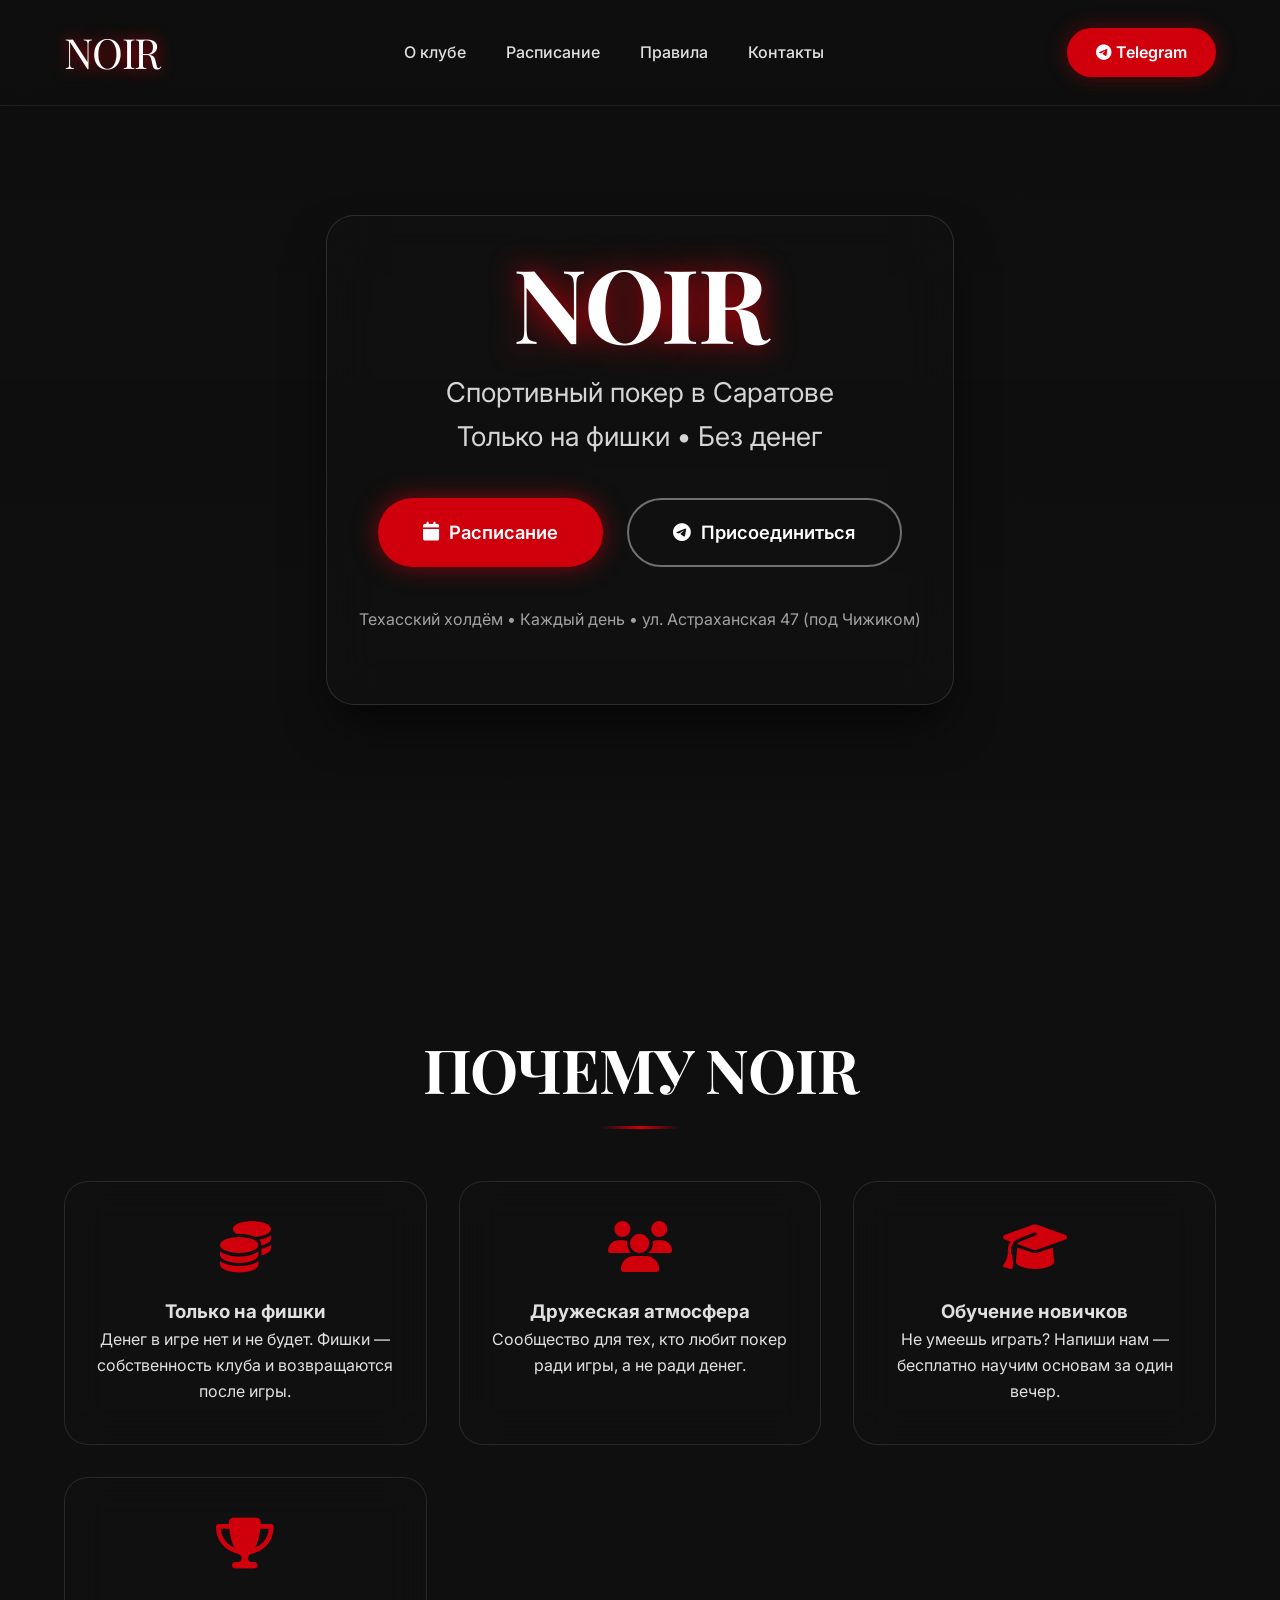
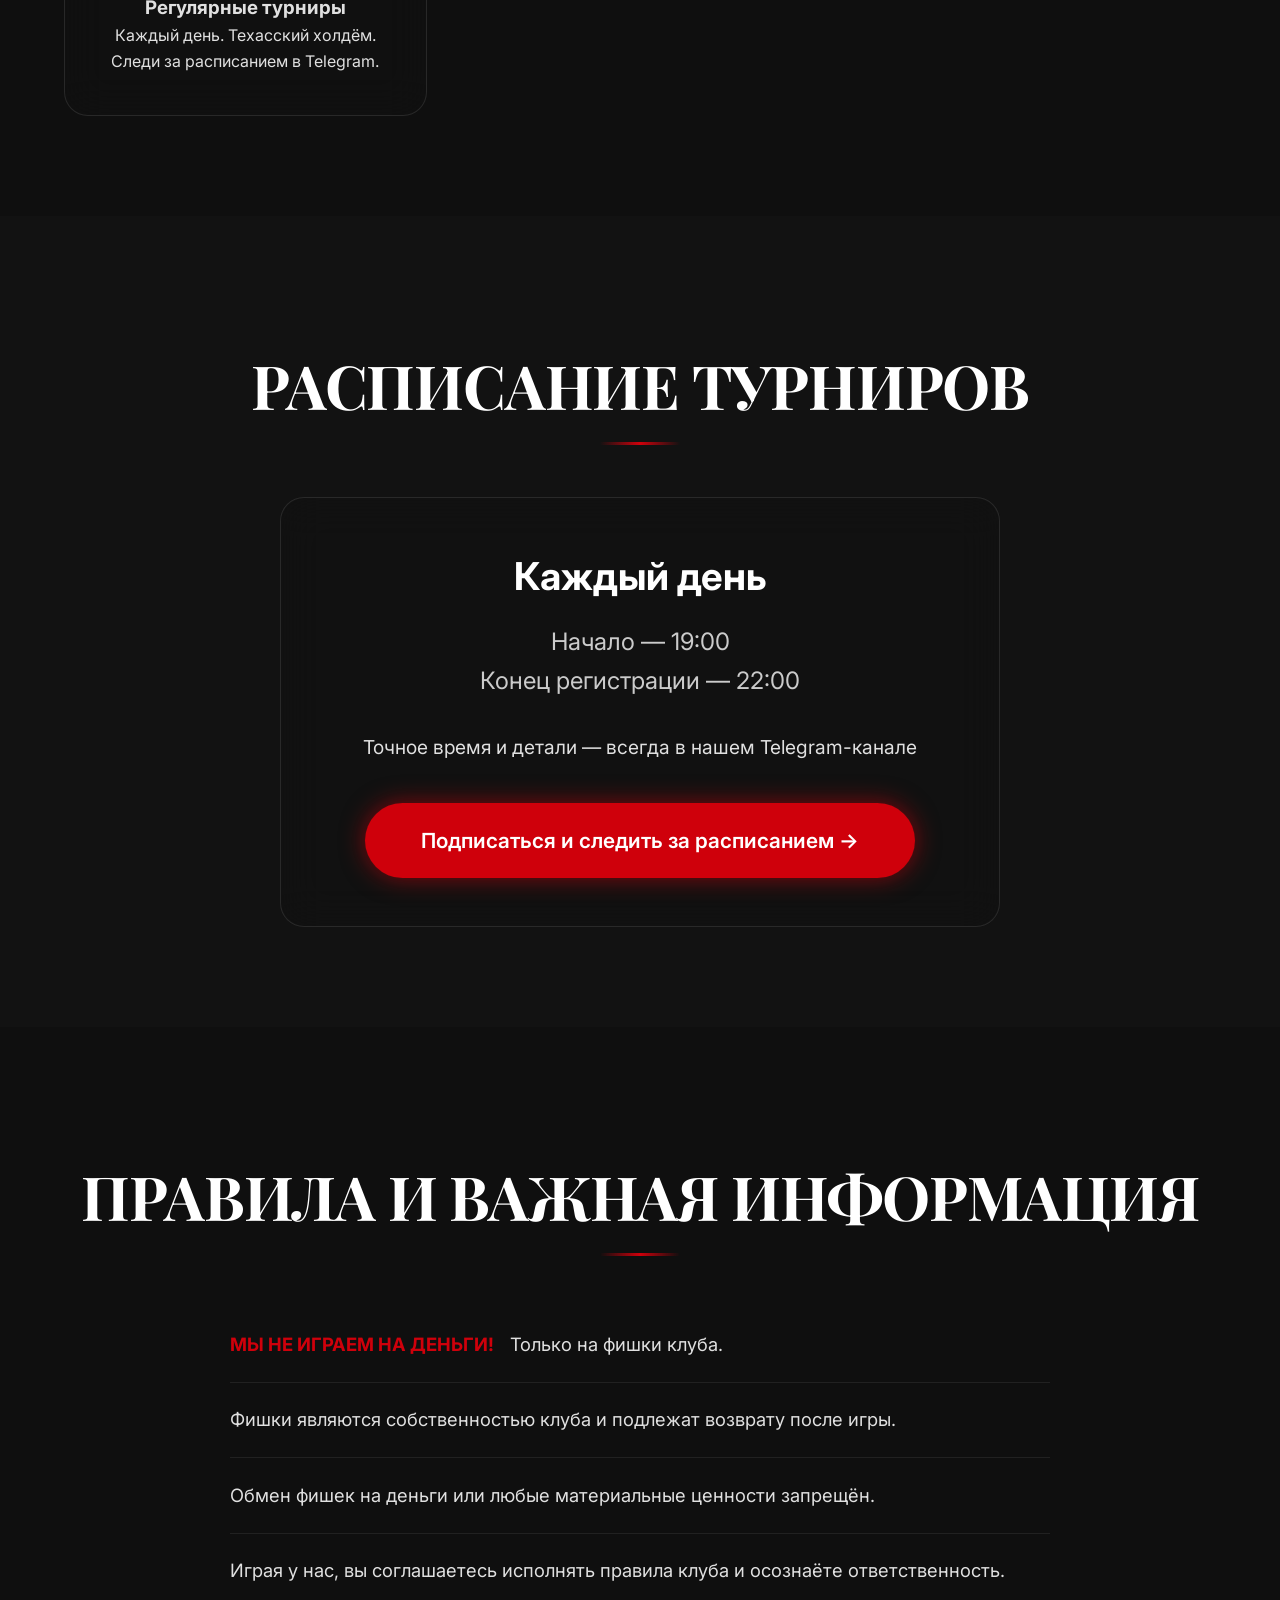
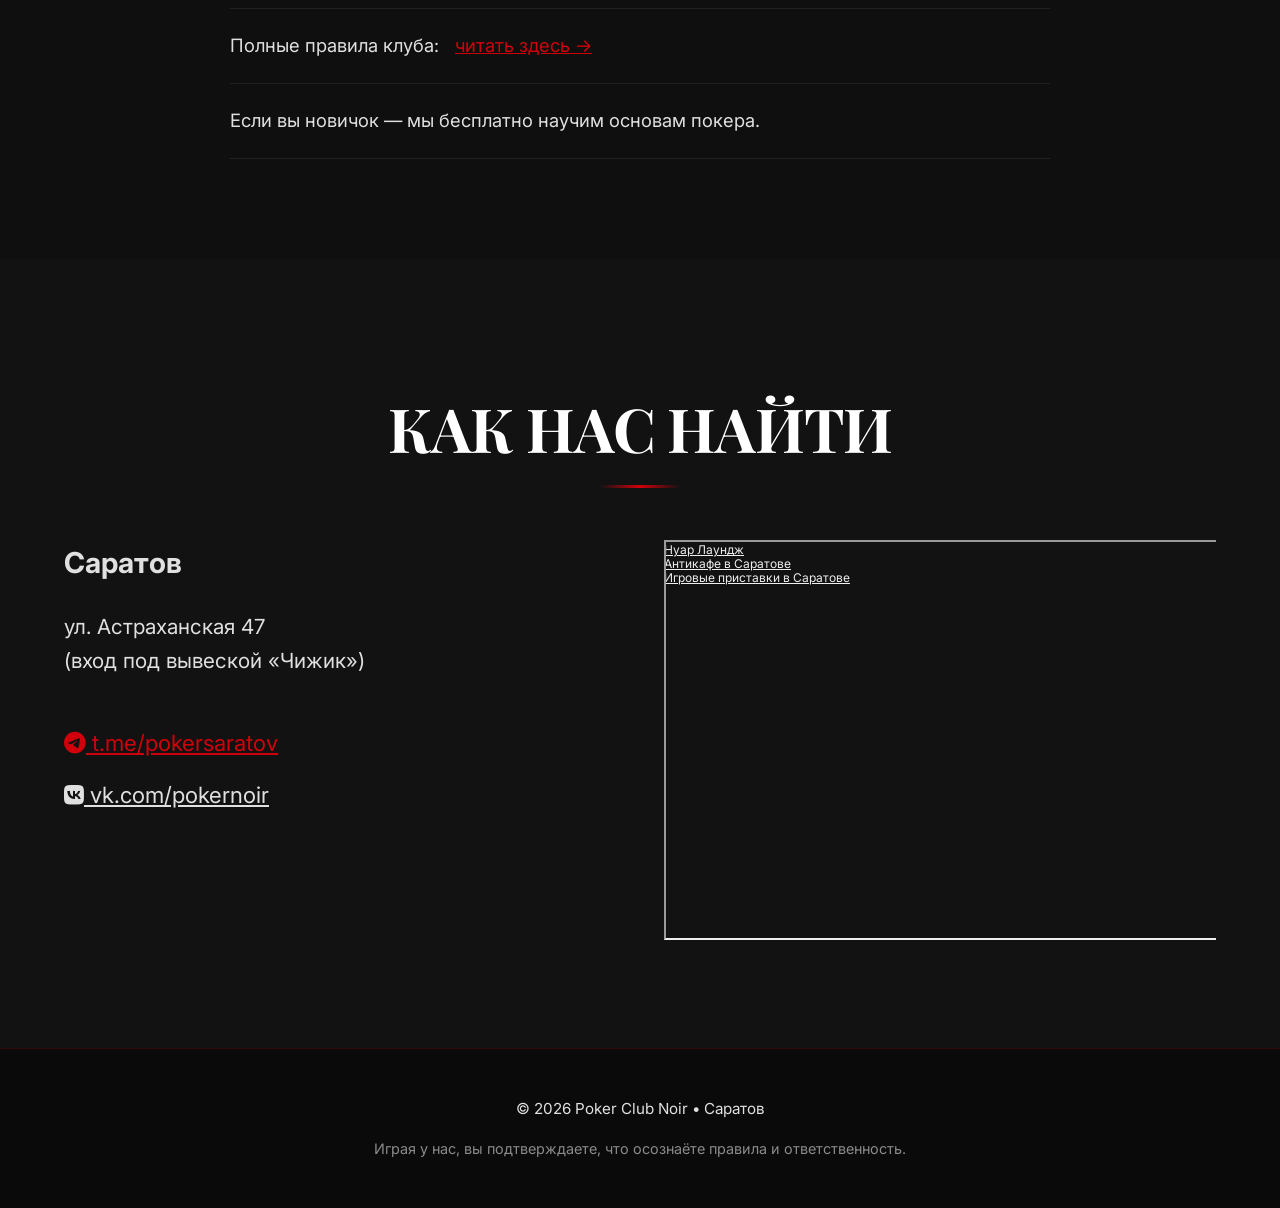
<file: sites/NoirPoker/index.html>
<!DOCTYPE html>
<html lang="ru">
<head>
    <meta charset="UTF-8">
    <meta name="viewport" content="width=device-width, initial-scale=1.0">
    <title>NOIR — Спортивный покер Саратов</title>
    <meta name="description" content="Турниры по техасскому холдему только на фишки. Без денег. Каждый день. Саратов, Астраханская 47.">
    
    <!-- Google Fonts -->
    <link href="https://fonts.googleapis.com/css2?family=Inter:wght@400;500;600&amp;family=Playfair+Display:wght@700&amp;display=swap" rel="stylesheet">
    
    <!-- Font Awesome для иконок -->
    <link rel="stylesheet" href="https://cdnjs.cloudflare.com/ajax/libs/font-awesome/6.6.0/css/all.min.css">
    
    <style>
        :root {
            --bg: #0f0f0f;
            --dark: #121212;
            --accent: #CF000B;
            --glass: rgba(18, 18, 18, 0.65);
        }
        
        * {
            margin: 0;
            padding: 0;
            box-sizing: border-box;
        }
        
        body {
            font-family: 'Inter', system-ui, sans-serif;
            background: var(--bg);
            color: #e0e0e0;
            line-height: 1.6;
            overflow-x: hidden;
        }
        
        h1, h2 {
            font-family: 'Playfair Display', serif;
            font-weight: 700;
            letter-spacing: -0.02em;
        }
        
        /* Глобальный фон с лёгким grain-эффектом */
        body::before {
            content: '';
            position: fixed;
            top: 0;
            left: 0;
            width: 100%;
            height: 100%;
            background: radial-gradient(circle at center, rgba(207, 0, 11, 0.03) 0%, transparent 70%);
            pointer-events: none;
            z-index: -2;
            mix-blend-mode: overlay;
        }
        
        /* Навигация */
        nav {
            position: fixed;
            top: 0;
            left: 0;
            width: 100%;
            z-index: 1000;
            background: rgba(15, 15, 15, 0.85);
            backdrop-filter: blur(12px);
            border-bottom: 1px solid rgba(255,255,255,0.08);
        }
        
        .nav-container {
            max-width: 1400px;
            margin: 0 auto;
            padding: 1.2rem 5%;
            display: flex;
            align-items: center;
            justify-content: space-between;
        }
        
        .logo {
            font-family: 'Playfair Display', serif;
            font-size: clamp(1.8rem, 4vw, 2.6rem);
            color: #fff;
            text-shadow: 0 0 15px var(--accent);
            letter-spacing: -0.03em;
        }
        
        .nav-links {
            display: flex;
            gap: 2.5rem;
            list-style: none;
        }
        
        .nav-links a {
            color: #e0e0e0;
            text-decoration: none;
            font-weight: 500;
            transition: all 0.3s ease;
        }
        
        .nav-links a:hover {
            color: var(--accent);
            text-shadow: 0 0 10px var(--accent);
        }
        
        .tg-button {
            background: var(--accent);
            color: #fff;
            padding: 0.75rem 1.8rem;
            border-radius: 50px;
            font-weight: 600;
            text-decoration: none;
            transition: all 0.4s ease;
            box-shadow: 0 0 20px rgba(207, 0, 11, 0.4);
        }
        
        .tg-button:hover {
            box-shadow: 0 0 35px rgba(207, 0, 11, 0.7);
            transform: translateY(-2px);
        }
        
        /* Мобильное меню */
        .hamburger {
            display: none;
            font-size: 1.8rem;
            cursor: pointer;
            color: #fff;
        }
        
        /* HERO */
        #hero {
            height: 100vh;
            min-height: 700px;
            position: relative;
            display: flex;
            align-items: center;
            justify-content: center;
            overflow: hidden;
        }
        
        #hero video {
            position: absolute;
            top: 0;
            left: 0;
            width: 100%;
            height: 100%;
            object-fit: cover;
            filter: brightness(0.45) contrast(1.15);
            z-index: -1;
        }
        
        .hero-overlay {
            position: absolute;
            top: 0;
            left: 0;
            width: 100%;
            height: 100%;
            background: linear-gradient(180deg, rgba(15,15,15,0.65) 0%, rgba(15,15,15,0.85) 100%);
            z-index: 1;
        }
        
        .hero-content {
            position: relative;
            z-index: 2;
            max-width: 820px;
            text-align: center;
            padding: 2rem;
            background: var(--glass);
            backdrop-filter: blur(24px);
            border: 1px solid rgba(255,255,255,0.12);
            border-radius: 28px;
            box-shadow: 0 25px 50px -12px rgba(0,0,0,0.7);
        }
        
        .hero-content h1 {
            font-size: clamp(3.2rem, 8vw, 6.5rem);
            line-height: 1.05;
            margin-bottom: 1rem;
            color: #fff;
            text-shadow: 0 0 30px var(--accent);
        }
        
        .hero-content p {
            font-size: clamp(1.25rem, 3vw, 1.7rem);
            margin-bottom: 2.5rem;
            opacity: 0.95;
        }
        
        .hero-buttons {
            display: flex;
            gap: 1.5rem;
            justify-content: center;
            flex-wrap: wrap;
        }
        
        .btn {
            padding: 1.1rem 2.8rem;
            border-radius: 50px;
            font-size: 1.15rem;
            font-weight: 600;
            text-decoration: none;
            transition: all 0.4s cubic-bezier(0.4, 0, 0.2, 1);
            display: inline-flex;
            align-items: center;
            gap: 10px;
        }
        
        .btn-primary {
            background: var(--accent);
            color: #fff;
            box-shadow: 0 0 25px rgba(207, 0, 11, 0.6);
        }
        
        .btn-primary:hover {
            box-shadow: 0 0 45px rgba(207, 0, 11, 0.85);
            transform: scale(1.05);
        }
        
        .btn-secondary {
            background: transparent;
            color: #fff;
            border: 2px solid rgba(255,255,255,0.4);
        }
        
        .btn-secondary:hover {
            border-color: var(--accent);
            color: var(--accent);
            box-shadow: 0 0 30px rgba(207, 0, 11, 0.5);
        }
        
        /* Секции */
        section {
            padding: 120px 5% 100px;
            max-width: 1400px;
            margin: 0 auto;
            opacity: 0;
            transform: translateY(60px);
            transition: all 1s cubic-bezier(0.25, 0.1, 0.25, 1);
        }
        
        section.visible {
            opacity: 1;
            transform: translateY(0);
        }
        
        .section-title {
            font-size: clamp(2.4rem, 5vw, 3.8rem);
            text-align: center;
            margin-bottom: 4rem;
            color: #fff;
            position: relative;
        }
        
        .section-title::after {
            content: '';
            width: 80px;
            height: 3px;
            background: linear-gradient(to right, transparent, var(--accent), transparent);
            position: absolute;
            bottom: -12px;
            left: 50%;
            transform: translateX(-50%);
        }
        
        /* Блок 2 — Почему Noir */
        .cards-grid {
            display: grid;
            grid-template-columns: repeat(auto-fit, minmax(280px, 1fr));
            gap: 2rem;
        }
        
        .card {
            background: var(--glass);
            backdrop-filter: blur(20px);
            border: 1px solid rgba(255,255,255,0.1);
            border-radius: 24px;
            padding: 2.5rem 2rem;
            text-align: center;
            transition: all 0.5s ease;
        }
        
        .card:hover {
            transform: translateY(-15px);
            border-color: var(--accent);
            box-shadow: 0 0 40px rgba(207, 0, 11, 0.25);
        }
        
        .card i {
            font-size: 3.2rem;
            color: var(--accent);
            margin-bottom: 1.5rem;
            display: block;
        }
        
        /* Блок 3 — Расписание */
        .schedule-box {
            background: var(--glass);
            backdrop-filter: blur(20px);
            border-radius: 24px;
            padding: 3rem;
            text-align: center;
            border: 1px solid rgba(255,255,255,0.1);
            max-width: 720px;
            margin: 0 auto;
        }
        
        /* Блок 4 — Правила */
        .rules-list {
            max-width: 820px;
            margin: 0 auto;
        }
        
        .rules-list li {
            padding: 1.4rem 0;
            border-bottom: 1px solid rgba(255,255,255,0.08);
            font-size: 1.15rem;
            display: flex;
            align-items: flex-start;
            gap: 1rem;
        }
        
        .rules-list li strong {
            color: var(--accent);
        }
        
        /* Блок 5 — Контакты */
        .contacts-grid {
            display: grid;
            grid-template-columns: 1fr 1fr;
            gap: 3rem;
            align-items: start;
        }
        
        .map-container {
            border-radius: 24px;
            overflow: hidden;
            box-shadow: 0 20px 40px -10px rgba(0,0,0,0.6);
            height: 420px;
        }
        
        .map-container iframe {
            width: 100%;
            height: 100%;
            border: 0;
        }
        
        /* Footer */
        footer {
            background: #0a0a0a;
            padding: 3rem 5%;
            text-align: center;
            font-size: 0.95rem;
            border-top: 1px solid rgba(207, 0, 11, 0.2);
        }
        
        /* Адаптив */
        @media (max-width: 768px) {
            .nav-links {
                position: fixed;
                top: 80px;
                left: -100%;
                width: 100%;
                height: calc(100vh - 80px);
                background: var(--bg);
                flex-direction: column;
                align-items: center;
                justify-content: center;
                gap: 3rem;
                transition: 0.4s ease;
            }
            
            .nav-links.active {
                left: 0;
            }
            
            .hamburger {
                display: block;
            }
            
            .contacts-grid {
                grid-template-columns: 1fr;
            }
            
            .hero-buttons {
                flex-direction: column;
                align-items: center;
            }
        }
        
        /* Плавный скролл */
        html {
            scroll-behavior: smooth;
        }
    </style>
</head>
<body>
    <!-- Навигация -->
    <nav>
        <div class="nav-container">
            <div class="logo">NOIR</div>
            
            <ul class="nav-links" id="nav-links">
                <li><a href="#about">О клубе</a></li>
                <li><a href="#schedule">Расписание</a></li>
                <li><a href="#rules">Правила</a></li>
                <li><a href="#contacts">Контакты</a></li>
            </ul>
            
            <a href="https://t.me/pokersaratov" target="_blank" class="tg-button">
                <i class="fab fa-telegram-plane"></i> Telegram
            </a>
            
            <div class="hamburger" id="hamburger">
                <i class="fas fa-bars"></i>
            </div>
        </div>
    </nav>

    <!-- 1. HERO -->
    <section id="hero">
        <!-- Запросить видео  -->
        <video autoplay muted loop playsinline id="bg-video">
            <source src="./assets/hero-bg.mov" type="video/mp4">
            Ваш браузер не поддерживает видео.
        </video>
        <div class="hero-overlay"></div>
        
        <div class="hero-content">
            <h1>NOIR</h1>
            <p>Спортивный покер в Саратове<br>Только на фишки • Без денег</p>
            
            <div class="hero-buttons">
                <a href="#schedule" class="btn btn-primary">
                    <i class="fas fa-calendar"></i> Расписание
                </a>
                <a href="https://t.me/pokersaratov" target="_blank" class="btn btn-secondary">
                    <i class="fab fa-telegram-plane"></i> Присоединиться
                </a>
            </div>
            
            <p style="margin-top: 2.5rem; font-size: 1rem; opacity: 0.7;">
                Техасский холдём • Каждый день • ул. Астраханская 47 (под Чижиком)
            </p>
        </div>
    </section>

    <!-- 2. О клубе -->
    <section id="about">
        <h2 class="section-title">ПОЧЕМУ NOIR</h2>
        
        <div class="cards-grid">
            <div class="card">
                <i class="fas fa-coins"></i>
                <h3>Только на фишки</h3>
                <p>Денег в игре нет и не будет. Фишки — собственность клуба и возвращаются после игры.</p>
            </div>
            <div class="card">
                <i class="fas fa-users"></i>
                <h3>Дружеская атмосфера</h3>
                <p>Сообщество для тех, кто любит покер ради игры, а не ради денег.</p>
            </div>
            <div class="card">
                <i class="fas fa-graduation-cap"></i>
                <h3>Обучение новичков</h3>
                <p>Не умеешь играть? Напиши нам — бесплатно научим основам за один вечер.</p>
            </div>
            <div class="card">
                <i class="fas fa-trophy"></i>
                <h3>Регулярные турниры</h3>
                <p>Каждый день. Техасский холдём. Следи за расписанием в Telegram.</p>
            </div>
        </div>
    </section>

    <!-- 3. Расписание -->
    <section id="schedule" style="background: #121212;">
        <h2 class="section-title">РАСПИСАНИЕ ТУРНИРОВ</h2>
        
        <div class="schedule-box">
            <h3 style="font-size: 2.4rem; margin-bottom: 1rem; color: #fff;">Каждый день</h3>
            <p style="font-size: 1.5rem; margin-bottom: 2rem; opacity: 0.9;">
                Начало — 19:00<br>
                Конец регистрации — 22:00
            </p>
            <p style="margin-bottom: 2.5rem; font-size: 1.2rem;">
                Точное время и детали — всегда в нашем Telegram-канале
            </p>
            <a href="https://t.me/pokersaratov" target="_blank" class="btn btn-primary" style="font-size: 1.3rem; padding: 1.3rem 3.5rem;">
                Подписаться и следить за расписанием →
            </a>
        </div>
    </section>

    <!-- 4. Правила -->
    <section id="rules">
        <h2 class="section-title">ПРАВИЛА И ВАЖНАЯ ИНФОРМАЦИЯ</h2>
        
        <div class="rules-list">
            <ul>
                <li><strong>МЫ НЕ ИГРАЕМ НА ДЕНЬГИ!</strong> Только на фишки клуба.</li>
                <li>Фишки являются собственностью клуба и подлежат возврату после игры.</li>
                <li>Обмен фишек на деньги или любые материальные ценности запрещён.</li>
                <li>Играя у нас, вы соглашаетесь исполнять правила клуба и осознаёте ответственность.</li>
                <li>Полные правила клуба: <a href="https://vk.com/wall-229920893_4" target="_blank" style="color: var(--accent); text-decoration: underline;">читать здесь →</a></li>
                <li>Если вы новичок — мы бесплатно научим основам покера.</li>
            </ul>
        </div>
    </section>

    <!-- 5. Контакты + карта -->
    <section id="contacts" style="background: #121212;">
        <h2 class="section-title">КАК НАС НАЙТИ</h2>
        
        <div class="contacts-grid">
            <div>
                <h3 style="font-size: 1.8rem; margin-bottom: 1.5rem;">Саратов</h3>
                <p style="font-size: 1.3rem; margin-bottom: 2rem;">
                    ул. Астраханская 47<br>
                    (вход под вывеской «Чижик»)
                </p>
                
                <div style="margin-top: 3rem;">
                    <a href="https://t.me/pokersaratov" target="_blank" style="display: block; margin-bottom: 1rem; font-size: 1.4rem; color: var(--accent);">
                        <i class="fab fa-telegram-plane"></i> t.me/pokersaratov
                    </a>
                    <a href="https://vk.com/pokernoir" target="_blank" style="display: block; font-size: 1.4rem; color: #e0e0e0;">
                        <i class="fab fa-vk"></i> vk.com/pokernoir
                    </a>
                </div>
            </div>
            
            <!-- КАРТА  -->
            <div style="position:relative;overflow:hidden;"><a href="https://yandex.com/maps/org/nuar_laundzh/122478100540/?utm_medium=mapframe&utm_source=maps" style="color:#eee;font-size:12px;position:absolute;top:0px;">Нуар Лаундж</a><a href="https://yandex.com/maps/194/saratov/category/anti_caf_/31370163603/?utm_medium=mapframe&utm_source=maps" style="color:#eee;font-size:12px;position:absolute;top:14px;">Антикафе в Саратове</a><a href="https://yandex.com/maps/194/saratov/category/video_game_consoles/184107258/?utm_medium=mapframe&utm_source=maps" style="color:#eee;font-size:12px;position:absolute;top:28px;">Игровые приставки в Саратове</a><iframe src="https://yandex.com/map-widget/v1/?ll=46.004894%2C51.531996&mode=poi&poi%5Bpoint%5D=46.004793%2C51.531930&poi%5Buri%5D=ymapsbm1%3A%2F%2Forg%3Foid%3D122478100540&z=20" width="560" height="400" frameborder="1" allowfullscreen="true" style="position:relative;"></iframe></div>
        </div>
    </section>

    <!-- Footer -->
    <footer>
        <p>© 2026 Poker Club Noir • Саратов</p>
        <p style="margin-top: 1rem; font-size: 0.9rem; opacity: 0.6;">
            Играя у нас, вы подтверждаете, что осознаёте правила и ответственность.
        </p>
    </footer>

    <script>
        // Анимация появления секций при скролле
        const sections = document.querySelectorAll('section');
        const observer = new IntersectionObserver((entries) => {
            entries.forEach(entry => {
                if (entry.isIntersecting) {
                    entry.target.classList.add('visible');
                }
            });
        }, {
            threshold: 0.15,
            rootMargin: "0px 0px -80px 0px"
        });
        
        sections.forEach(section => {
            observer.observe(section);
        });
        
        // Мобильное меню
        const hamburger = document.getElementById('hamburger');
        const navLinks = document.getElementById('nav-links');
        
        hamburger.addEventListener('click', () => {
            navLinks.classList.toggle('active');
            hamburger.innerHTML = navLinks.classList.contains('active') 
                ? '<i class="fas fa-times"></i>' 
                : '<i class="fas fa-bars"></i>';
        });
        
        // Закрытие меню при клике на ссылку
        document.querySelectorAll('.nav-links a').forEach(link => {
            link.addEventListener('click', () => {
                navLinks.classList.remove('active');
                hamburger.innerHTML = '<i class="fas fa-bars"></i>';
            });
        });
        
        // Неон-эффект на кнопки при наведении (уже в CSS, но можно добавить доп. если нужно)
        console.log('%c✅ Лендинг NOIR готов! Замени видео и код карты — и публикуй.', 'color:#CF000B; font-size:14px;');
    </script>
</body>
</html>
</file>
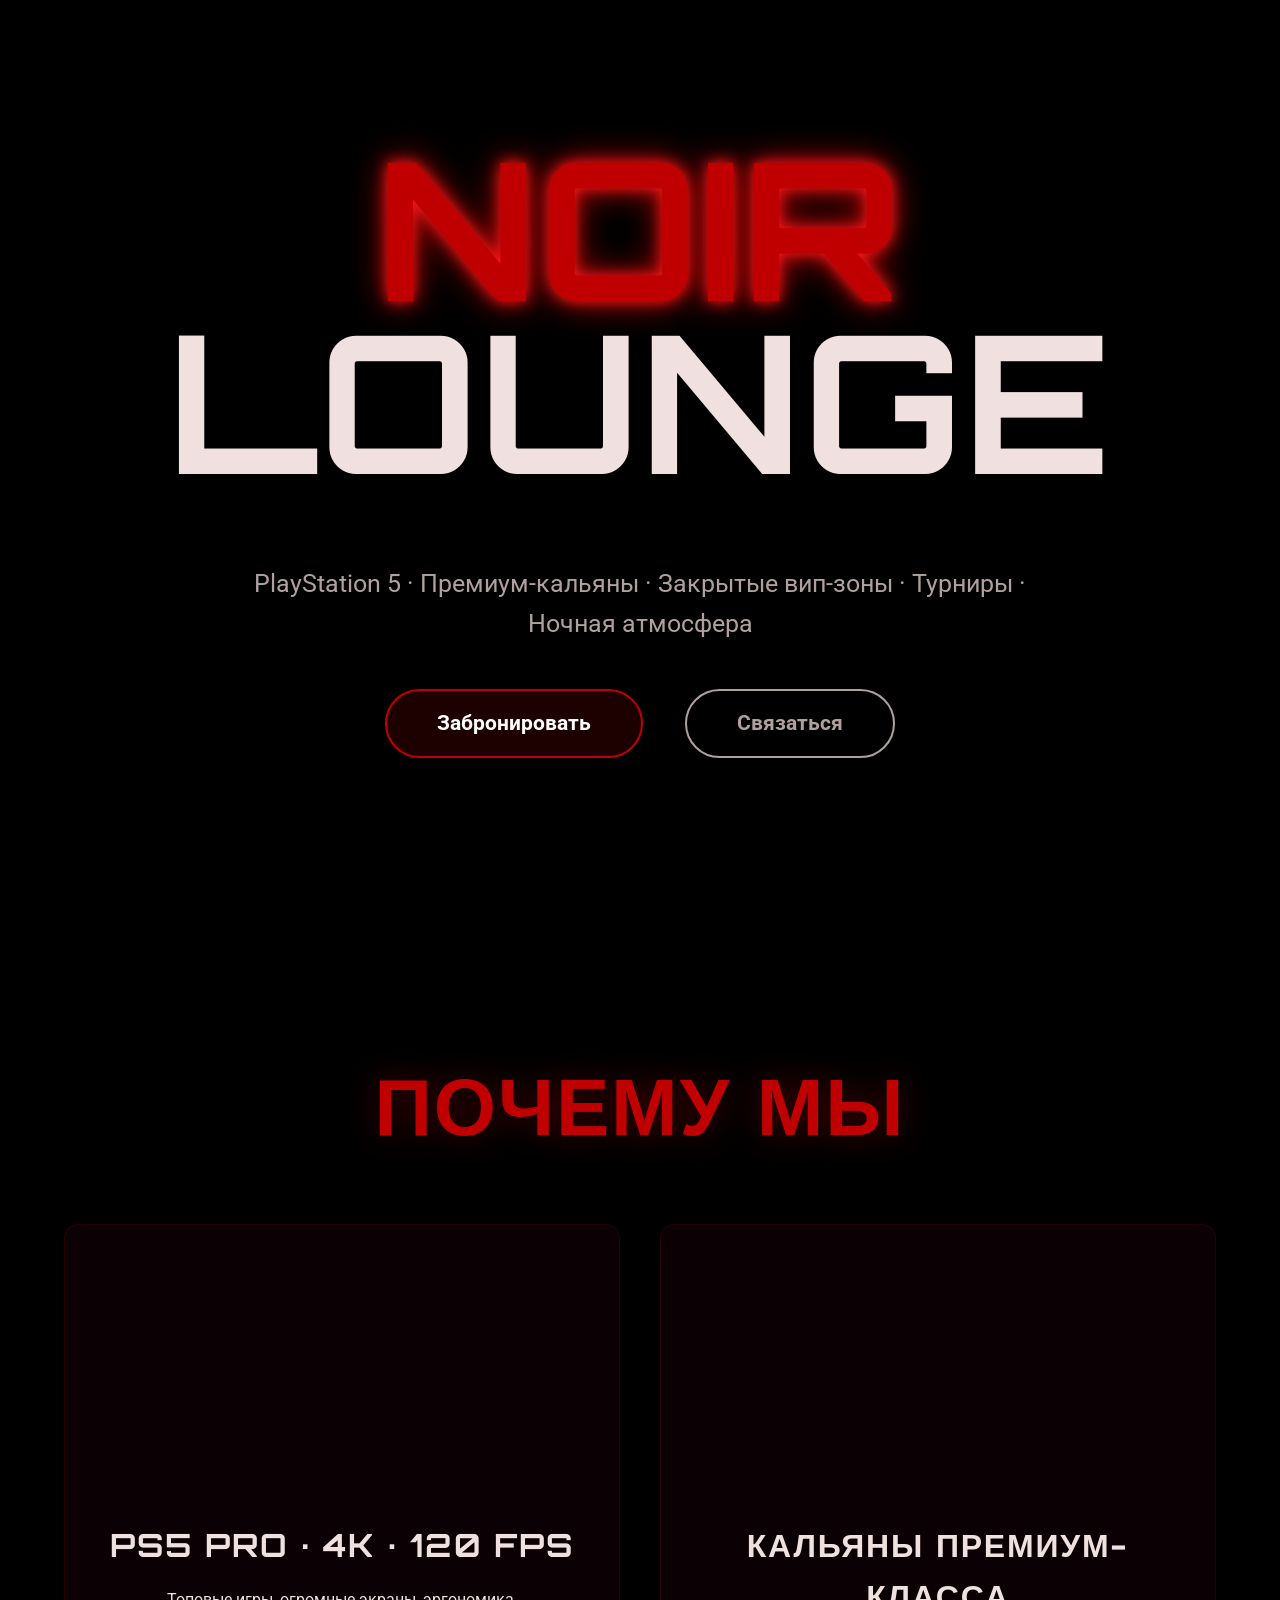
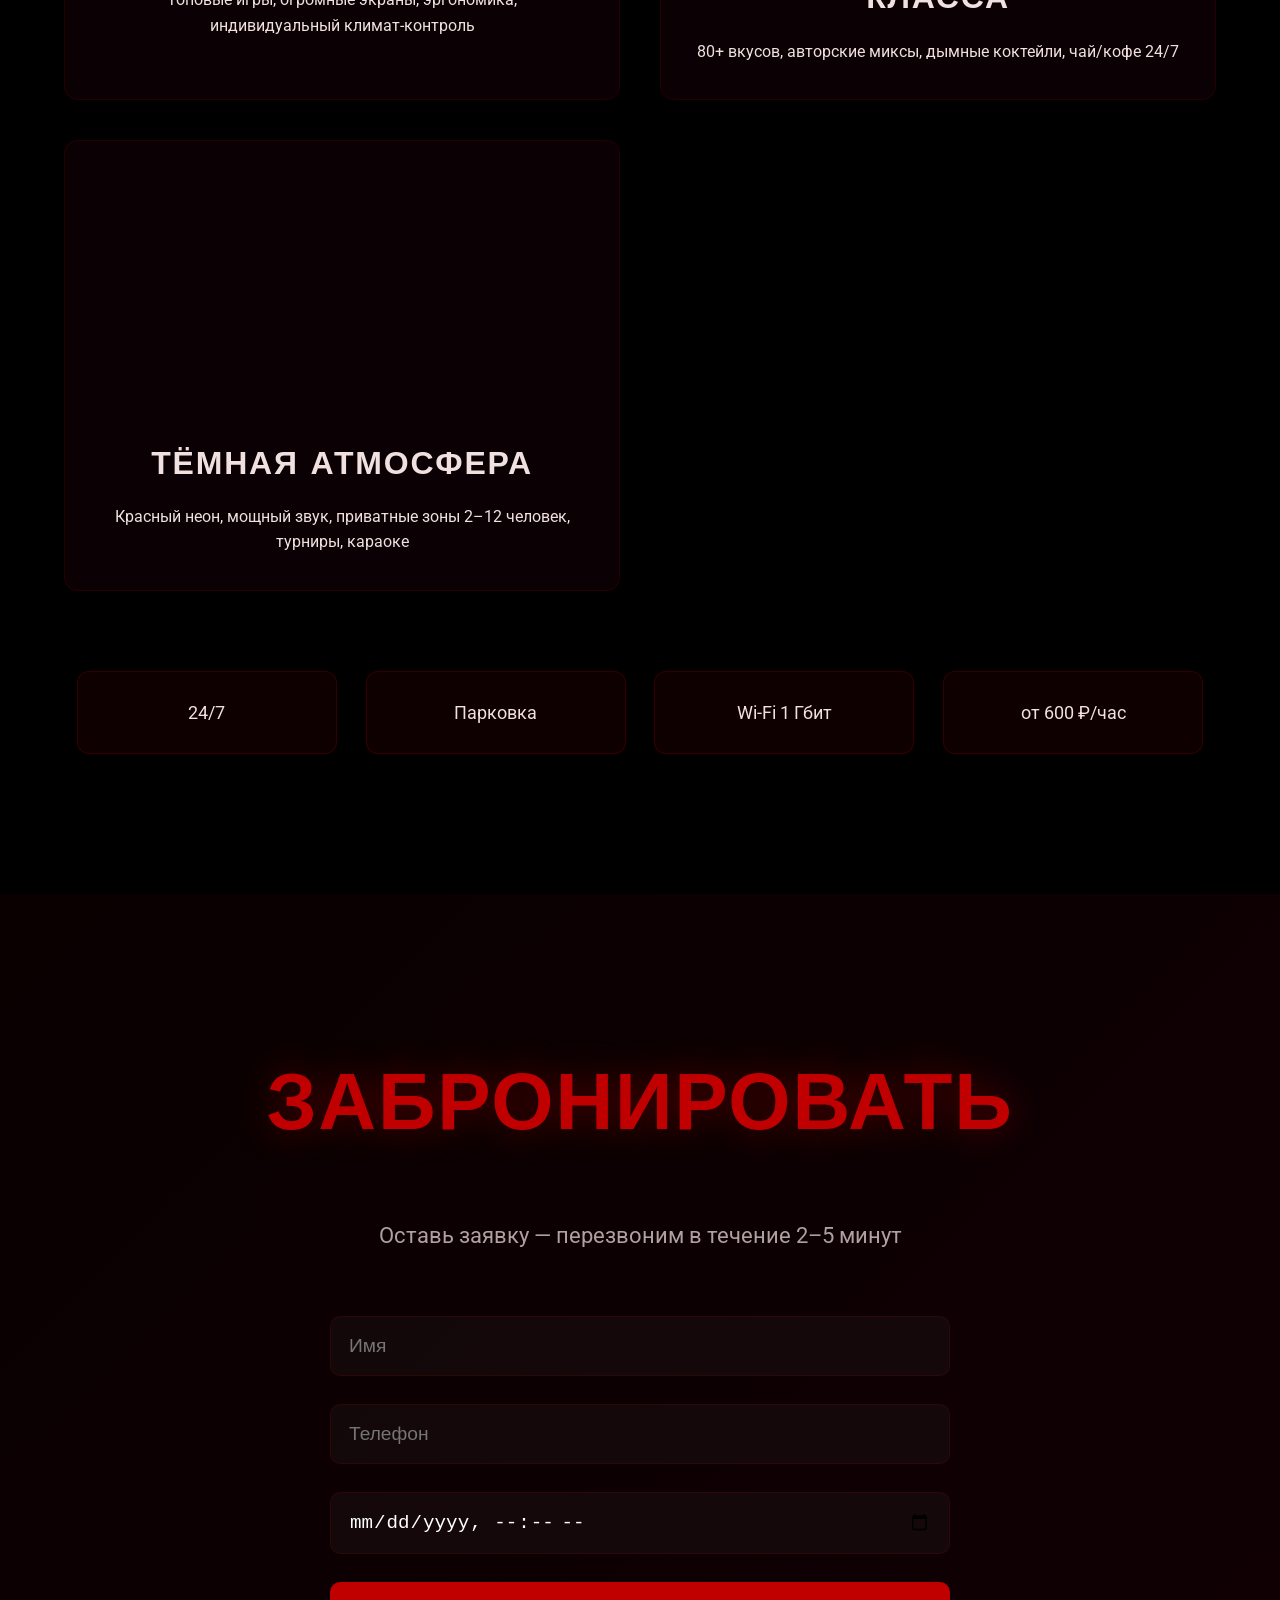
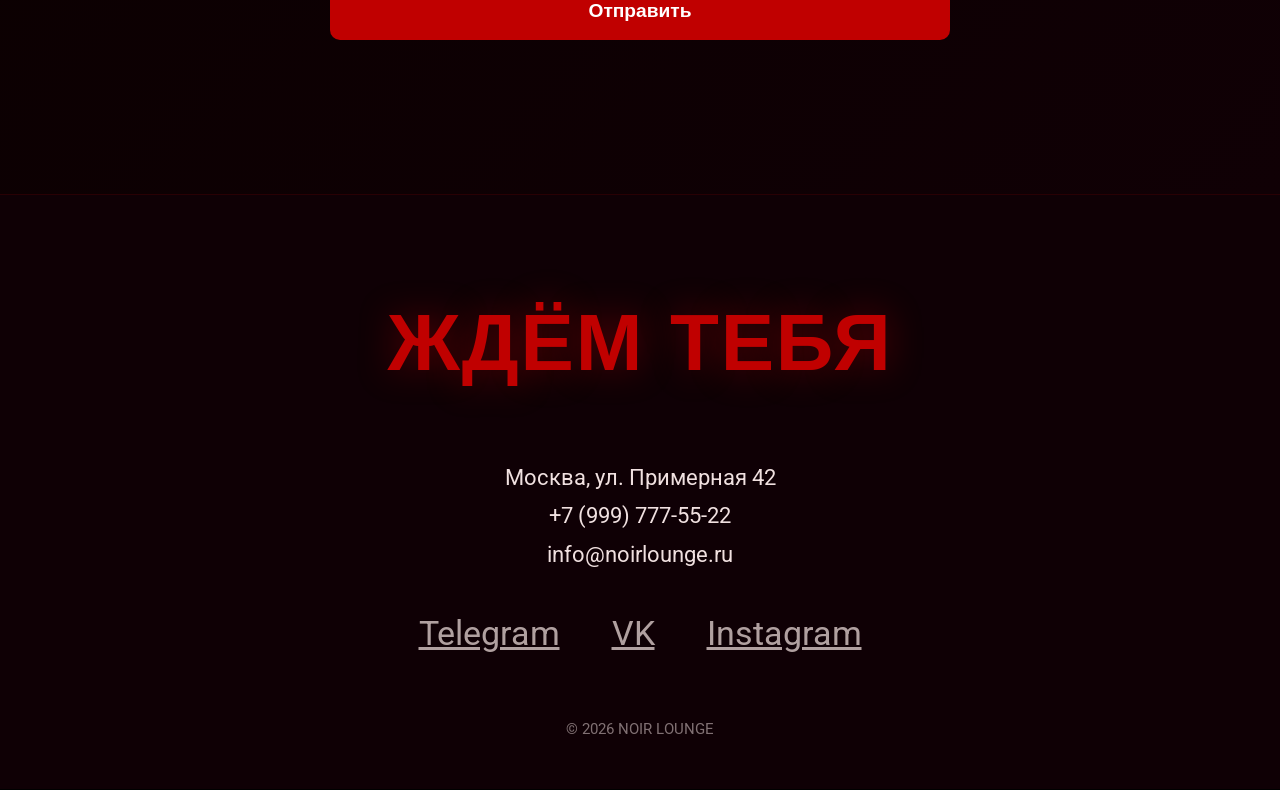
<file: sites/PS5-club/index.html>
<!DOCTYPE html>
<html lang="ru">
<head>
  <meta charset="UTF-8" />
  <meta name="viewport" content="width=device-width, initial-scale=1.0"/>
  <title>NOIR LOUNGE — PS Club & Hookah</title>
  <link rel="preconnect" href="https://fonts.googleapis.com">
  <link rel="preconnect" href="https://fonts.gstatic.com" crossorigin>
  <link href="https://fonts.googleapis.com/css2?family=Orbitron:wght@500;700&family=Roboto:wght@300;400;700&display=swap" rel="stylesheet">
  <link rel="stylesheet" href="styles.css">
</head>
<body>

<header>
  <div class="header-content">
    <h1 class="noir-text"><span>NOIR</span> LOUNGE</h1>
    <p>PlayStation 5 · Премиум-кальяны · Закрытые вип-зоны · Турниры · Ночная атмосфера</p>
    <div class="header-buttons">
      <a href="#reserve" class="btn-red">Забронировать</a>
      <a href="#contacts" class="btn-red secondary">Связаться</a>
    </div>
  </div>
</header>

<section id="about">
  <div class="container">
    <h2>Почему мы</h2>
    
    <div class="grid-3">
      <div class="card">
        <div class="card-img" style="background-image: url('https://images.unsplash.com/photo-1606147208125-808f966145f4?auto=format&fit=crop&q=80')"></div>
        <div class="card-body">
          <h3>PS5 Pro · 4K · 120 fps</h3>
          <p>Топовые игры, огромные экраны, эргономика, индивидуальный климат-контроль</p>
        </div>
      </div>

      <div class="card">
        <div class="card-img" style="background-image: url('https://images.unsplash.com/photo-1605497788044-2a5e0e3c0f07?auto=format&fit=crop&q=80')"></div>
        <div class="card-body">
          <h3>Кальяны премиум-класса</h3>
          <p>80+ вкусов, авторские миксы, дымные коктейли, чай/кофе 24/7</p>
        </div>
      </div>

      <div class="card">
        <div class="card-img" style="background-image: url('https://images.unsplash.com/photo-1517457373958-b7bdd4587205?auto=format&fit=crop&q=80')"></div>
        <div class="card-body">
          <h3>Тёмная атмосфера</h3>
          <p>Красный неон, мощный звук, приватные зоны 2–12 человек, турниры, караоке</p>
        </div>
      </div>
    </div>

    <div class="features">
      <div class="feature-item">24/7</div>
      <div class="feature-item">Парковка</div>
      <div class="feature-item">Wi-Fi 1 Гбит</div>
      <div class="feature-item">от 600 ₽/час</div>
    </div>
  </div>
</section>

<section id="reserve" class="section-reserve">
  <div class="container">
    <h2>Забронировать</h2>
    <p class="reserve-subtitle">
      Оставь заявку — перезвоним в течение 2–5 минут
    </p>

    <form class="reserve-form">
      <input type="text" placeholder="Имя" required>
      <input type="tel" placeholder="Телефон" required>
      <input type="datetime-local" required>
      <button type="submit" class="btn-red">Отправить</button>
    </form>
  </div>
</section>

<footer id="contacts">
  <div class="container">
    <h2>Ждём тебя</h2>
    <p class="footer-info">
      Москва, ул. Примерная 42<br>
      +7 (999) 777-55-22<br>
      info@noirlounge.ru
    </p>

    <div class="social">
      <a href="#">Telegram</a>
      <a href="#">VK</a>
      <a href="#">Instagram</a>
    </div>

    <p class="copyright">© 2026 NOIR LOUNGE</p>
  </div>
</footer>

<script src="script.js"></script>
</body>
</html>
</file>
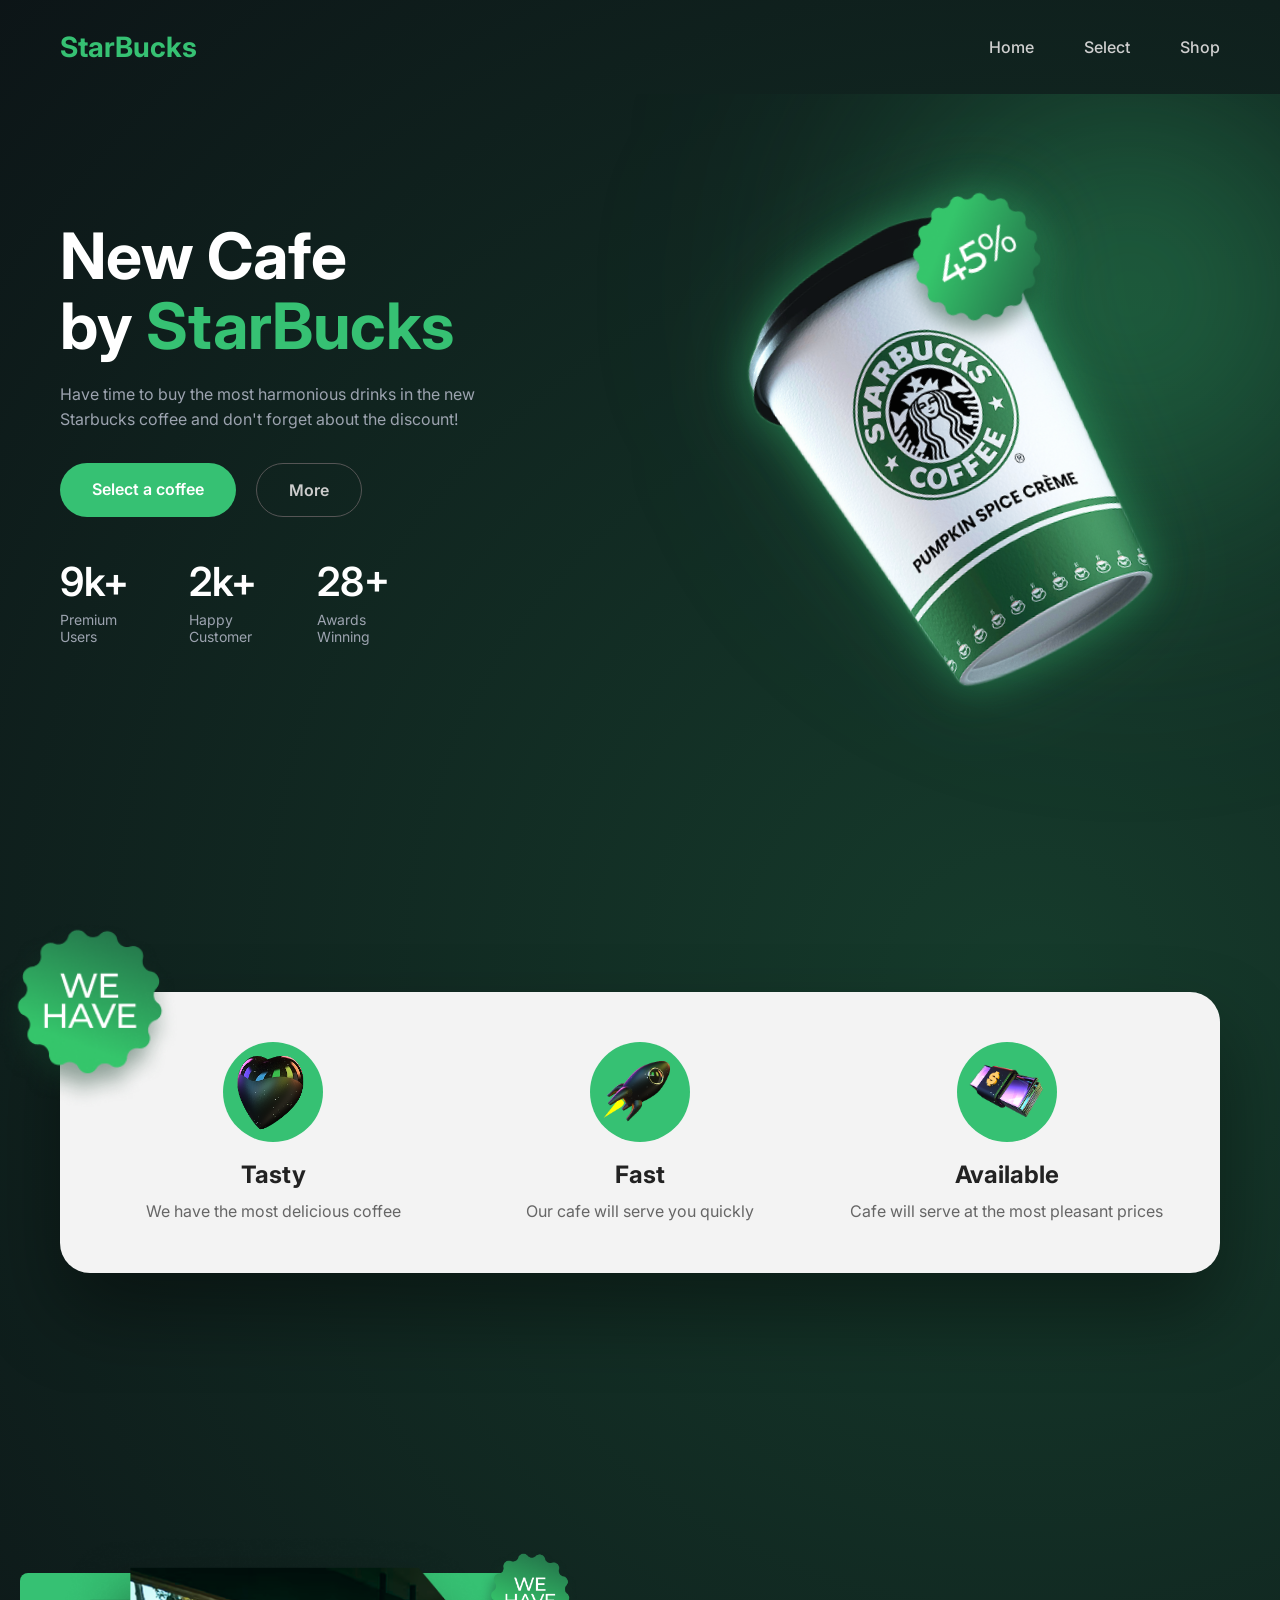
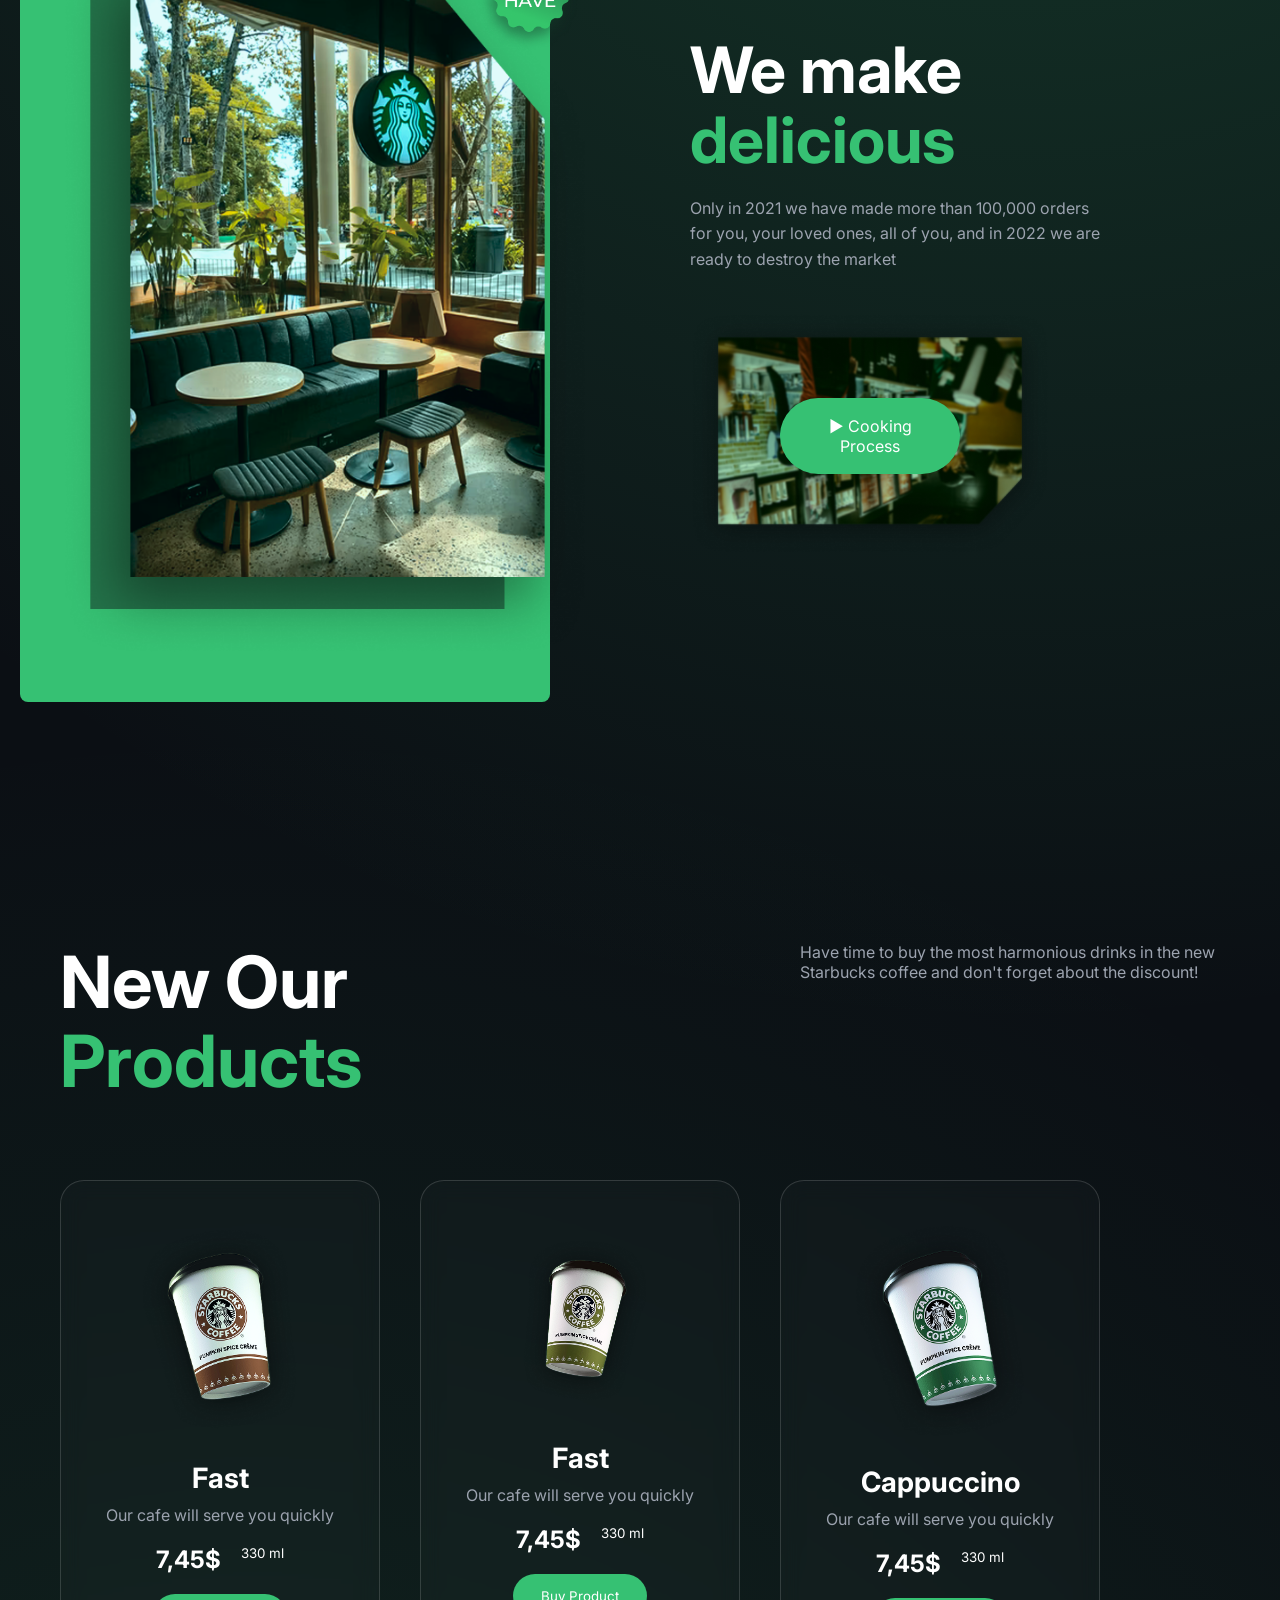
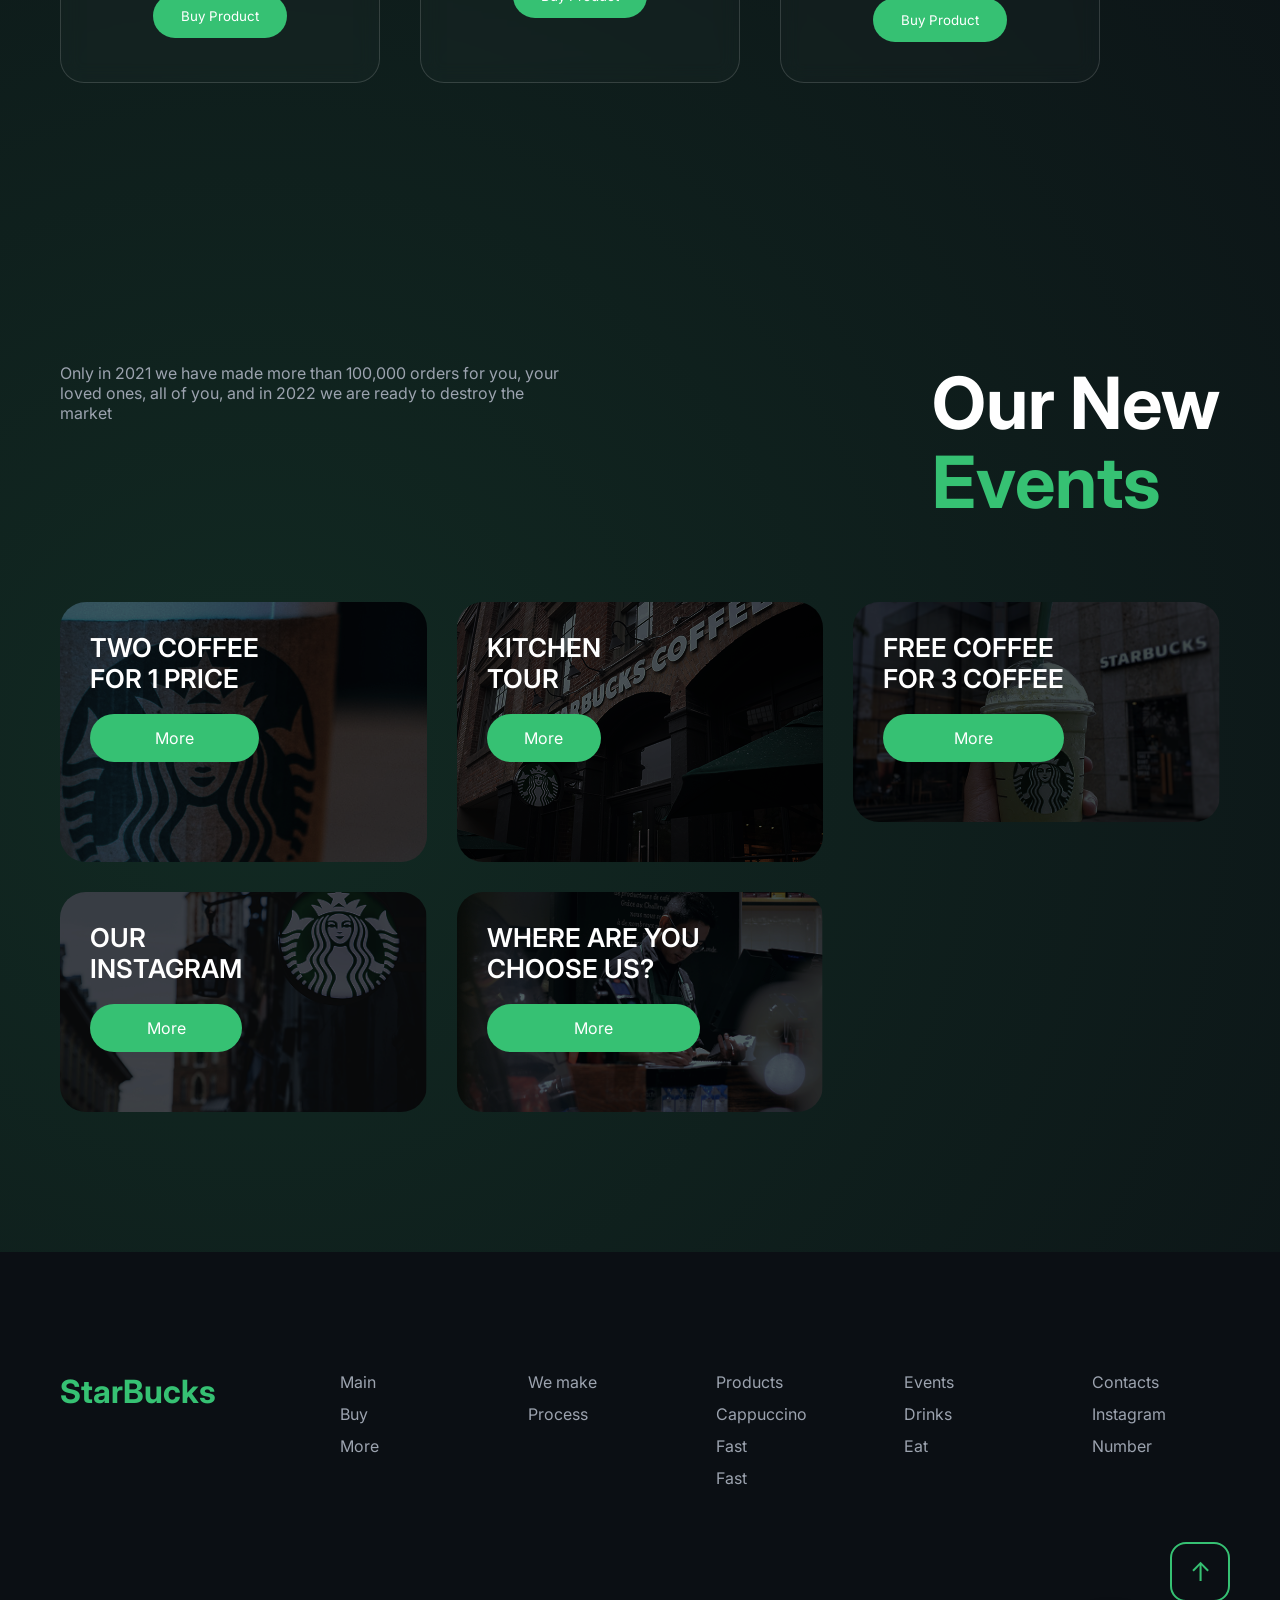
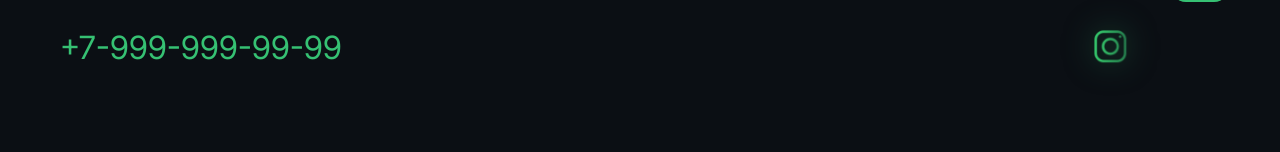
<file: sites/StarBucks/index.html>
<!doctype html>
<html lang="en">

<head>
    <meta charset="UTF-8" />
    <meta name="viewport" content="width=device-width, initial-scale=1.0" />

    <title>Starbucks</title>

    <link rel="stylesheet" href="css/style.css" />

    <link href="https://fonts.googleapis.com/css2?family=Inter:wght@300;400;500;600;700&display=swap"
        rel="stylesheet" />
</head>

<body>
    <header class="header">
        <div class="container header-row">
            <div class="logo">StarBucks</div>

            <nav class="nav" id="nav">
                <a href="#">Home</a>
                <a href="#">Select</a>
                <a href="#">Shop</a>
            </nav>

            <div class="burger" id="burger">
                <span></span>
                <span></span>
                <span></span>
            </div>
        </div>
    </header>

    <section class="hero">
        <div class="hero-glow"></div>

        <div class="container hero-grid">
            <!-- левая часть -->
            <div class="hero-left">
                <h1>
                    New Cafe <br />
                    by <span>StarBucks</span>
                </h1>

                <p class="hero-desc">
                    Have time to buy the most harmonious drinks in the new Starbucks
                    coffee and don't forget about the discount!
                </p>

                <div class="hero-buttons">
                    <a class="btn primary">Select a coffee</a>
                    <a class="btn ghost">More</a>
                </div>

                <div class="hero-stats">
                    <div>
                        <h3>9k+</h3>
                        <p>Premium<br />Users</p>
                    </div>

                    <div>
                        <h3>2k+</h3>
                        <p>Happy<br />Customer</p>
                    </div>

                    <div>
                        <h3>28+</h3>
                        <p>Awards<br />Winning</p>
                    </div>
                </div>
            </div>

            <!-- стакан -->
            <div class="hero-right">
                <img src="img/cup.png" class="cup" />
            </div>
        </div>

        <!-- WE HAVE -->

        <div class="container wehave">
            <div class="wehave-badge"></div>

            <div class="wehave-card">
                <div class="feature">
                    <div class="icon-circle">
                        <img src="img/heart.png" />
                    </div>

                    <h3>Tasty</h3>

                    <p>We have the most delicious coffee</p>
                </div>

                <div class="feature">
                    <div class="icon-circle">
                        <img src="img/rocket.png" />
                    </div>

                    <h3>Fast</h3>

                    <p>Our cafe will serve you quickly</p>
                </div>

                <div class="feature">
                    <div class="icon-circle">
                        <img src="img/wallet.png" />
                    </div>

                    <h3>Available</h3>

                    <p>Cafe will serve at the most pleasant prices</p>
                </div>
            </div>
        </div>
    </section>

    <section class="make">
        <div class="container make-grid">
            <!-- LEFT IMAGE -->

            <div class="make-image">
                <div class="image-bg"></div>

                <img src="img/cafe.png" alt="cafe" />

                <div class="make-badge"></div>
            </div>

            <!-- RIGHT CONTENT -->

            <div class="make-content">
                <h2>
                    We make <br />
                    <span>delicious</span>
                </h2>

                <p class="make-text">
                    Only in 2021 we have made more than 100,000 orders for you, your
                    loved ones, all of you, and in 2022 we are ready to destroy the
                    market
                </p>

                <div class="make-video">
                    <img src="img/video-preview.png" alt="video" />

                    <button class="video-btn">▶ Cooking Process</button>
                </div>
            </div>
        </div>
    </section>

    <section class="products">
        <div class="container">
            <div class="products-header">
                <h2>
                    New Our <br />
                    <span>Products</span>
                </h2>

                <p>
                    Have time to buy the most harmonious drinks in the new Starbucks
                    coffee and don't forget about the discount!
                </p>
            </div>

            <div class="slider">
                <div class="slider-track">
                    <!-- CARD 1 -->

                    <div class="product-card">
                        <img src="img/coffee1.png" />

                        <h3>Fast</h3>

                        <p>Our cafe will serve you quickly</p>

                        <div class="price">
                            <span>7,45$</span>
                            <small>330 ml</small>
                        </div>

                        <button>Buy Product</button>
                    </div>

                    <!-- CARD 2 -->

                    <div class="product-card">
                        <img src="img/coffee2.png" />

                        <h3>Fast</h3>

                        <p>Our cafe will serve you quickly</p>

                        <div class="price">
                            <span>7,45$</span>
                            <small>330 ml</small>
                        </div>

                        <button>Buy Product</button>
                    </div>

                    <!-- CARD 3 -->

                    <div class="product-card">
                        <img src="img/coffee3.png" />

                        <h3>Cappuccino</h3>

                        <p>Our cafe will serve you quickly</p>

                        <div class="price">
                            <span>7,45$</span>
                            <small>330 ml</small>
                        </div>

                        <button>Buy Product</button>
                    </div>

                    <!-- CARD 4 -->

                    <!-- <div class="product-card">
              <img src="img/coffee4.png" />

              <h3>Latte</h3>

              <p>Our cafe will serve you quickly</p>

              <div class="price">
                <span>7,45$</span>
                <small>330 ml</small>
              </div>

              <button>Buy Product</button>
            </div>
          </div> -->

                    <button class="slider-next">→</button>
                </div>
            </div>
    </section>

    <section class="events">

        <div class="container">

            <div class="events-header">

                <p>
                    Only in 2021 we have made more than 100,000
                    orders for you, your loved ones, all of you,
                    and in 2022 we are ready to destroy the market
                </p>

                <h2>
                    Our New <br>
                    <span>Events</span>
                </h2>

            </div>


            <div class="events-grid">

                <!-- CARD -->

                <div class="event-card large">

                    <img src="img/events1.png">

                    <div class="event-content">

                        <h3>TWO COFFEE <br> FOR 1 PRICE</h3>

                        <button>More</button>

                    </div>

                </div>


                <div class="event-card large">

                    <img src="img/events2.png">

                    <div class="event-content">

                        <h3>KITCHEN <br> TOUR</h3>

                        <button>More</button>

                    </div>

                </div>


                <div class="event-card">

                    <img src="img/events3.png">

                    <div class="event-content">

                        <h3>FREE COFFEE <br> FOR 3 COFFEE</h3>

                        <button>More</button>

                    </div>

                </div>


                <div class="event-card">

                    <img src="img/events4.png">

                    <div class="event-content">

                        <h3>OUR <br> INSTAGRAM</h3>

                        <button>More</button>

                    </div>

                </div>


                <div class="event-card">

                    <img src="img/events5.png">

                    <div class="event-content">

                        <h3>WHERE ARE YOU <br> CHOOSE US?</h3>

                        <button>More</button>

                    </div>

                </div>


            </div>

        </div>

    </section>


    <footer class="footer">
        <div class="container footer-grid">
            <div class="footer-logo">StarBucks</div>

            <div class="footer-col">
                <a href="#">Main</a>
                <a href="#">Buy</a>
                <a href="#">More</a>
            </div>

            <div class="footer-col">
                <a href="#">We make</a>
                <a href="#">Process</a>
            </div>

            <div class="footer-col">
                <a href="#">Products</a>
                <a href="#">Cappuccino</a>
                <a href="#">Fast</a>
                <a href="#">Fast</a>
            </div>

            <div class="footer-col">
                <a href="#">Events</a>
                <a href="#">Drinks</a>
                <a href="#">Eat</a>
            </div>

            <div class="footer-col">
                <a href="#">Contacts</a>
                <a href="#">Instagram</a>
                <a href="#">Number</a>
            </div>

            <div class="footer-phone">+7-999-999-99-99</div>

            <div class="footer-social">
                <a href="#">
                    <img src="img/instagram.svg" />
                </a>
            </div>

            <div class="scroll-top" id="scrollTop">↑</div>
        </div>
    </footer>

    <script src="js/script.js"></script>
</body>

</html>
</file>
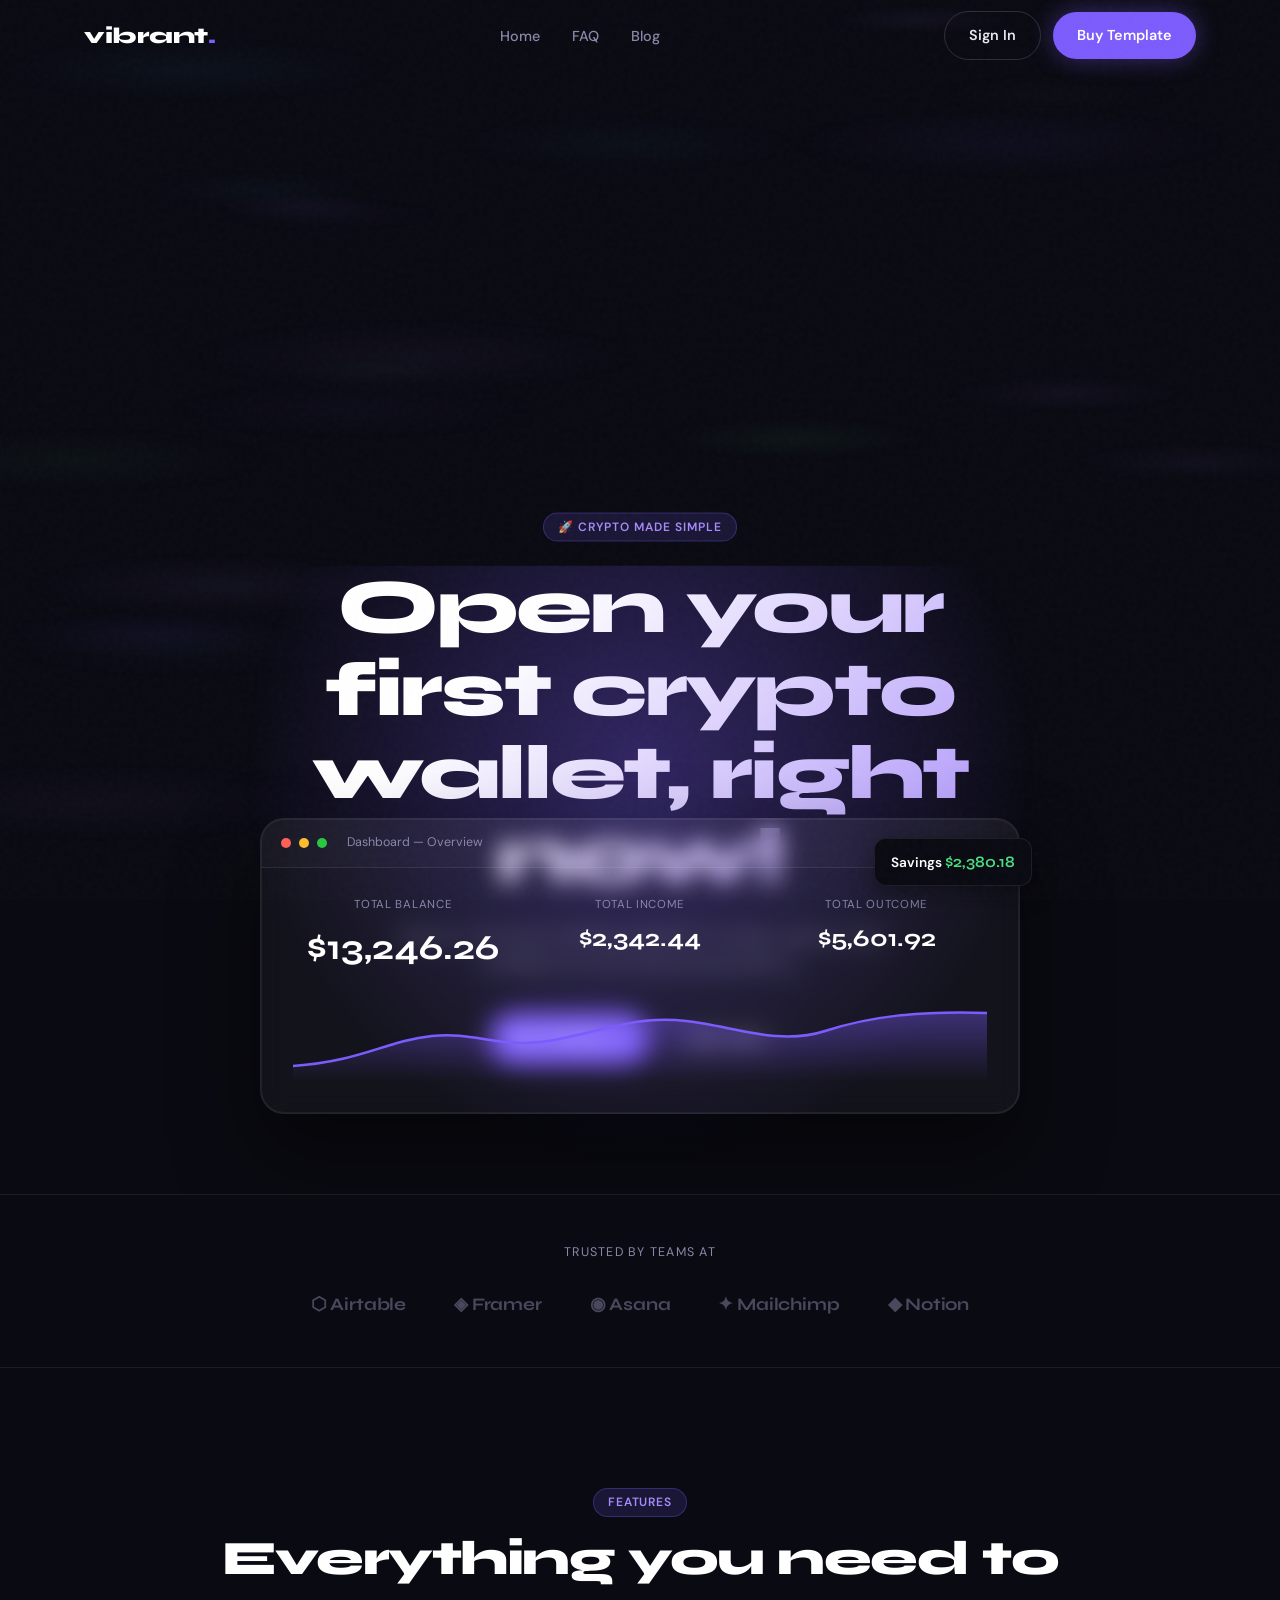
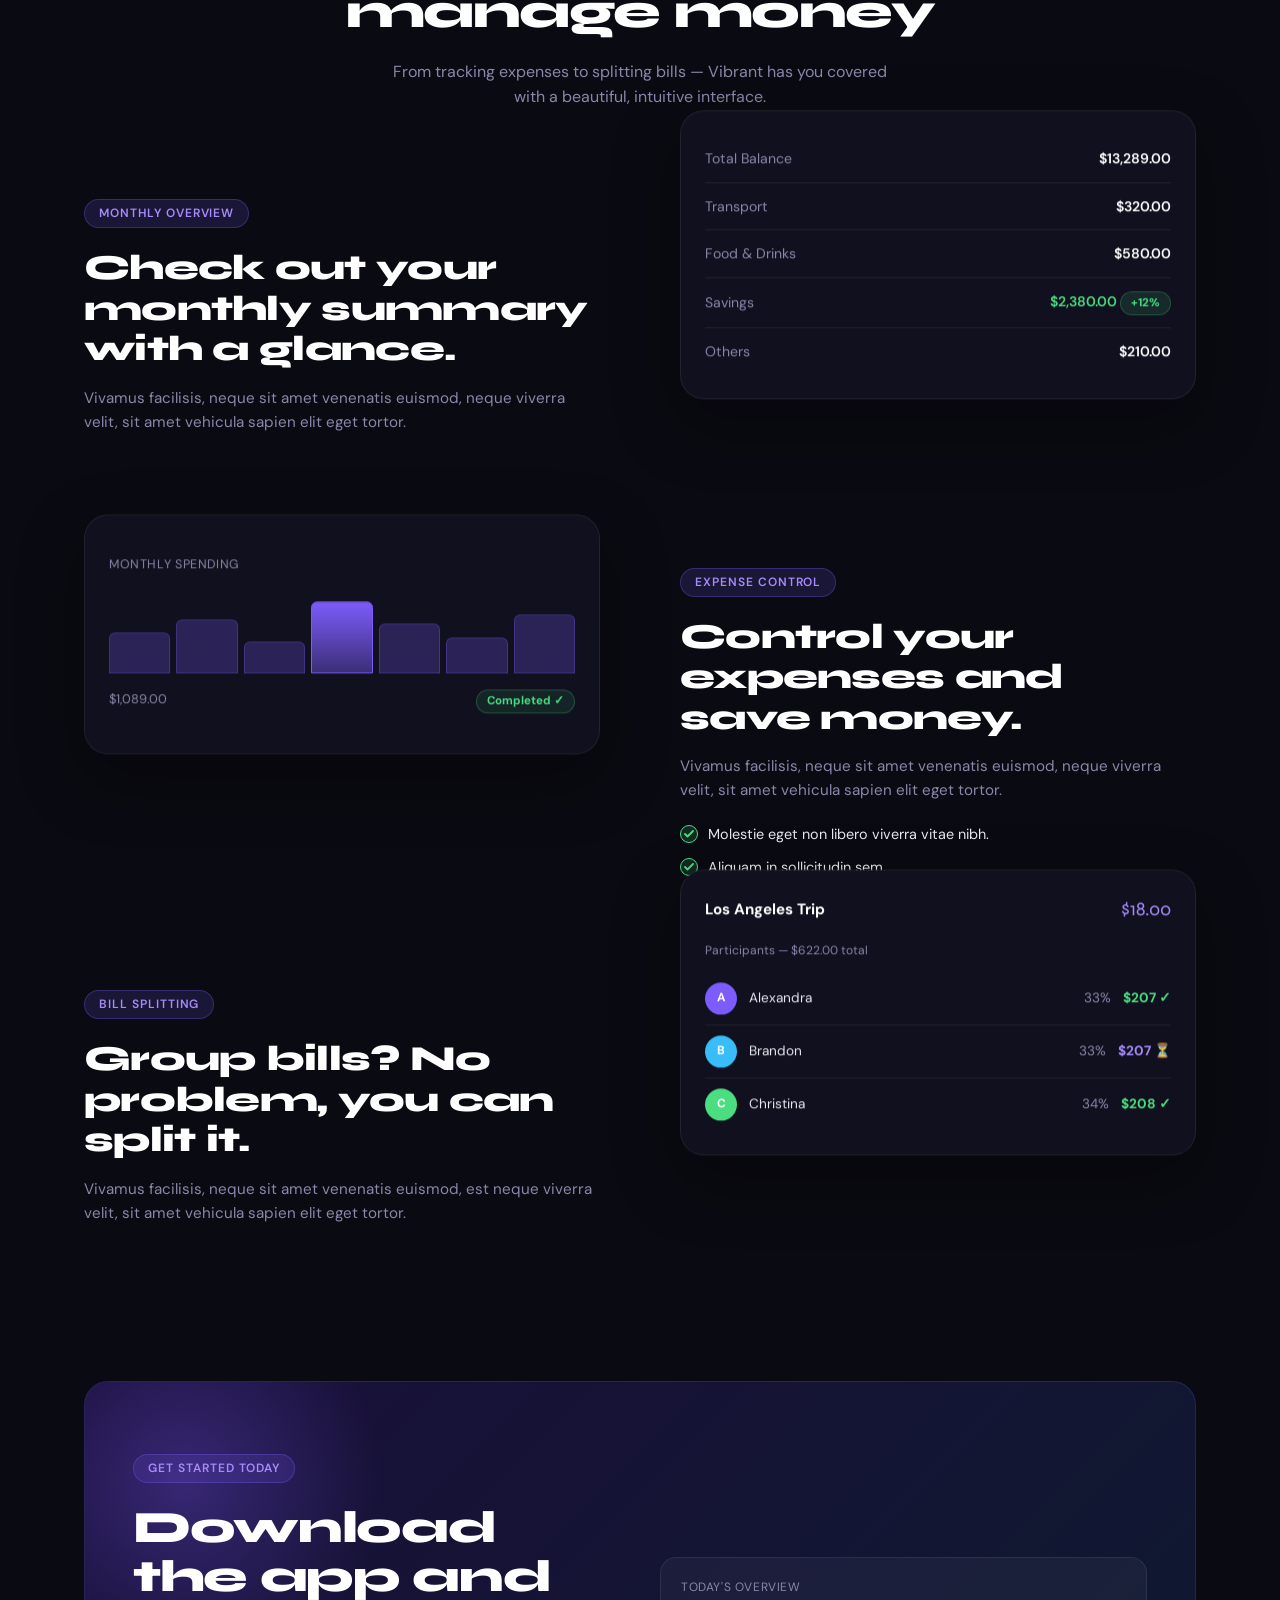
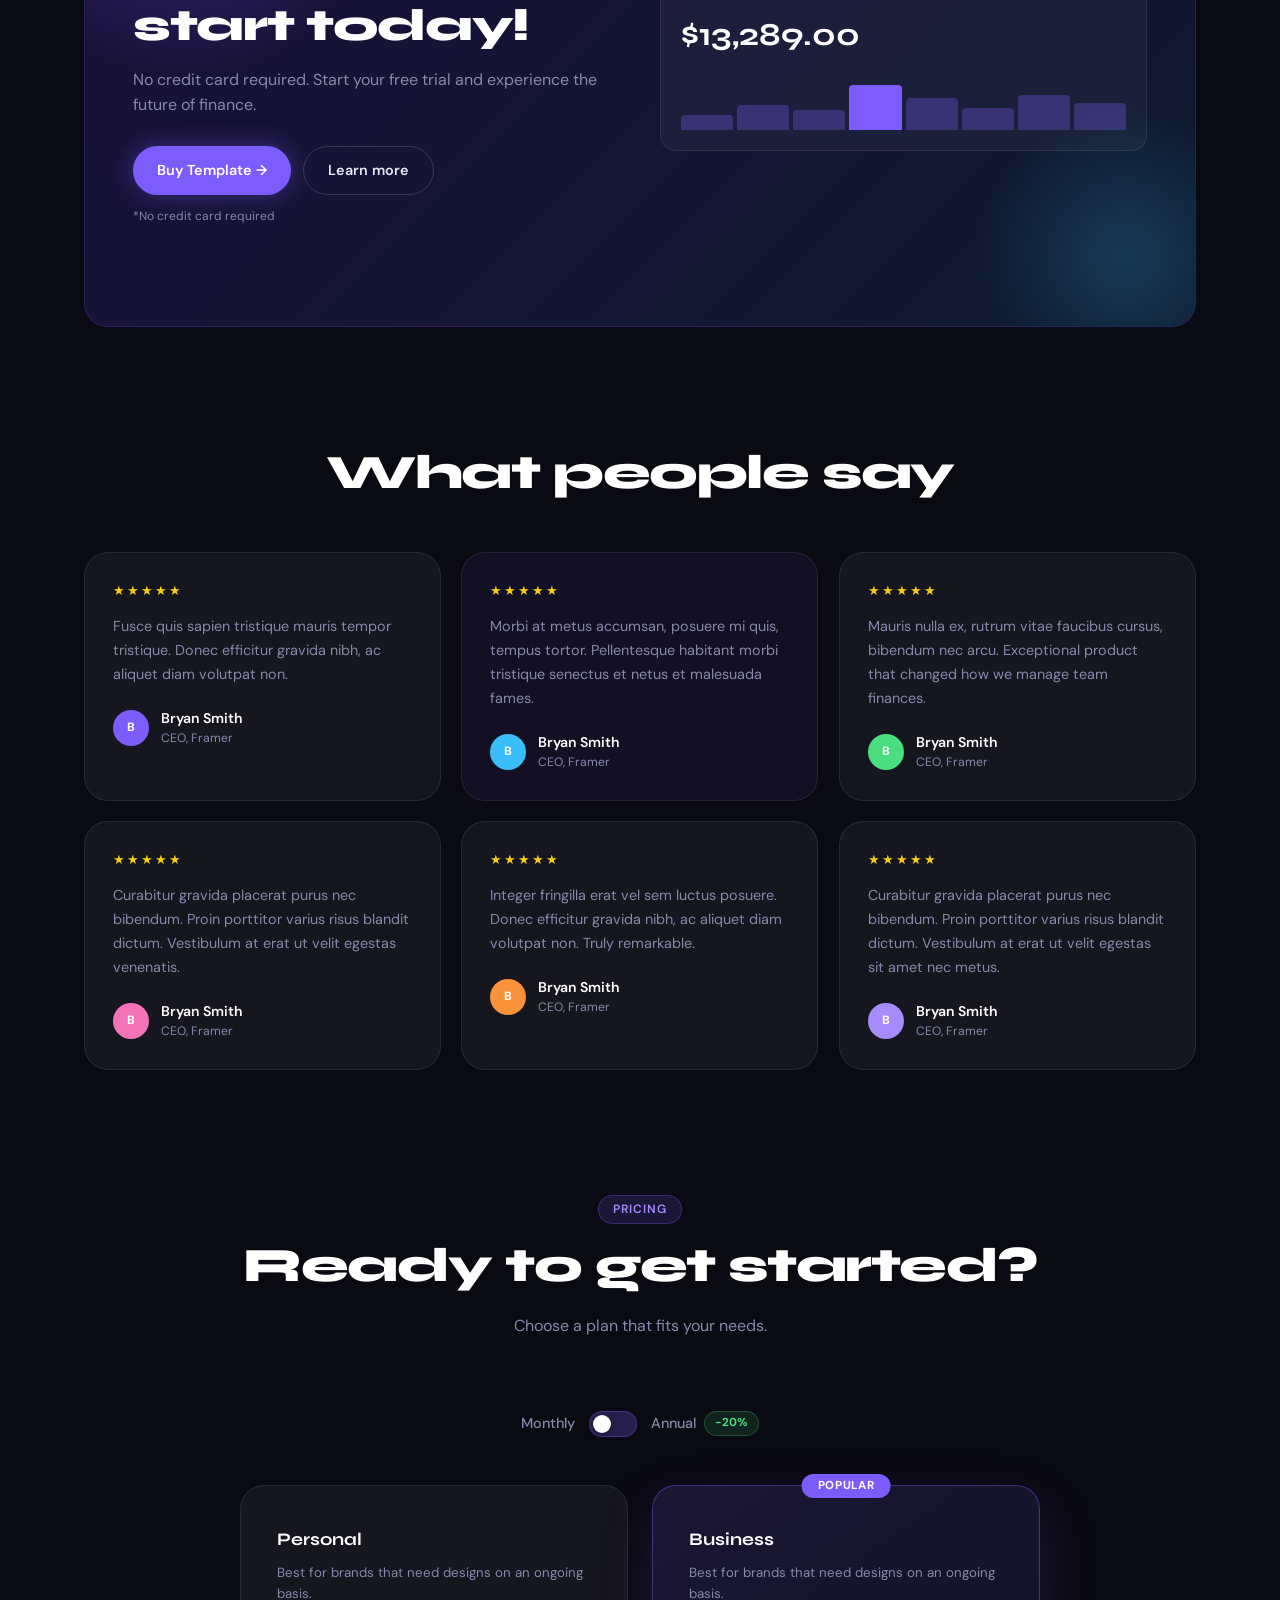
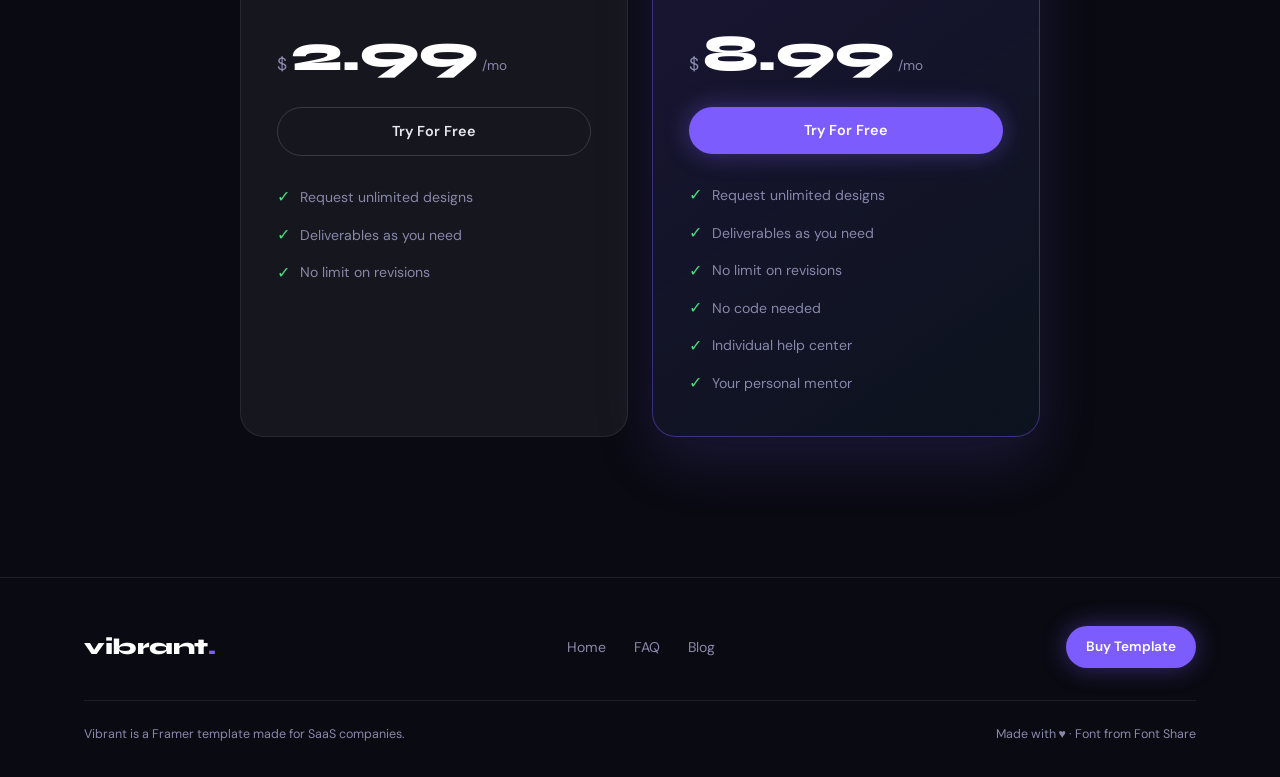
<file: sites/Vibrant/index.html>
<!DOCTYPE html>
<html lang="en">
<head>
  <meta charset="UTF-8" />
  <meta name="viewport" content="width=device-width, initial-scale=1.0" />
  <title>Vibrant – Open your first crypto wallet</title>
  <link rel="preconnect" href="https://fonts.googleapis.com" />
  <link rel="preconnect" href="https://fonts.gstatic.com" crossorigin />
  <link href="https://fonts.googleapis.com/css2?family=DM+Sans:ital,opsz,wght@0,9..40,300;0,9..40,400;0,9..40,500;0,9..40,600;0,9..40,700;1,9..40,300&family=Syne:wght@400;500;600;700;800&display=swap" rel="stylesheet" />
  <link rel="stylesheet" href="css/style.css" />
  <link rel="stylesheet" href="css/tablet.css" />
  <link rel="stylesheet" href="css/mobile.css" />
</head>
<body>

<!-- CURSOR GLOW -->
<div id="cursor-glow"></div>

<!-- ORB CANVAS (behind everything) -->
<canvas id="orb-canvas"></canvas>

<!-- NAV -->
<nav id="nav">
  <div class="wrap nav-inner">
    <a href="#" class="logo">vibrant<span>.</span></a>
    <ul class="nav-links">
      <li><a href="#">Home</a></li>
      <li><a href="#">FAQ</a></li>
      <li><a href="#">Blog</a></li>
    </ul>
    <div class="nav-cta">
      <a href="#" class="btn btn-outline">Sign In</a>
      <a href="#pricing" class="btn">Buy Template</a>
    </div>
    <button class="hamburger" id="hamburger" aria-label="Menu" aria-expanded="false">
      <span></span><span></span><span></span>
    </button>
  </div>
</nav>

<div class="mobile-menu" id="mobileMenu">
  <a href="#">Home</a>
  <a href="#">FAQ</a>
  <a href="#">Blog</a>
  <a href="#pricing" class="btn" style="text-align:center;margin-top:8px;">Buy Template</a>
</div>

<!-- HERO -->
<section class="hero">
  <div class="hero-bg"></div>
  <div class="hero-content reveal">
    <div class="hero-tag"><span class="tag">🚀 Crypto made simple</span></div>
    <h1>Open your first crypto wallet, right now!</h1>
    <p>Vibrant is the best software platform to easily capture user feedback for your brand and products.</p>
    <div class="hero-cta">
      <a href="#pricing" class="btn">Buy Template →</a>
      <a href="#features" class="btn btn-outline">Learn more</a>
    </div>
  </div>
  <div class="reveal" style="width:100%;max-width:760px;position:relative;z-index:1;">
    <div class="savings-pill">Savings <span class="amount">$2,380.00</span></div>
    <div class="dashboard-card">
      <div class="card-topbar">
        <span class="dot dot-r"></span>
        <span class="dot dot-y"></span>
        <span class="dot dot-g"></span>
        <span style="margin-left:12px;font-size:.78rem;color:var(--muted)">Dashboard — Overview</span>
      </div>
      <div class="card-content">
        <div class="stat-block">
          <div class="stat-label">Total Balance</div>
          <div class="stat-value big" data-count="13289" data-prefix="$" data-suffix="">$13,289.00</div>
        </div>
        <div class="stat-block">
          <div class="stat-label">Total Income</div>
          <div class="stat-value" data-count="2350" data-prefix="$" data-suffix="">$2,350.00</div>
        </div>
        <div class="stat-block">
          <div class="stat-label">Total Outcome</div>
          <div class="stat-value" data-count="5620" data-prefix="$" data-suffix="">$5,620.00</div>
        </div>
        <div class="mini-chart">
          <svg viewBox="0 0 600 80" fill="none" xmlns="http://www.w3.org/2000/svg" preserveAspectRatio="none">
            <defs>
              <linearGradient id="cg" x1="0" y1="0" x2="0" y2="1">
                <stop offset="0%" stop-color="#7c5cfc" stop-opacity=".4"/>
                <stop offset="100%" stop-color="#7c5cfc" stop-opacity="0"/>
              </linearGradient>
            </defs>
            <path d="M0,65 C60,60 80,40 120,35 C160,30 180,50 230,38 C280,26 300,15 340,20 C380,25 420,45 460,30 C500,15 540,10 600,12 L600,80 L0,80 Z" fill="url(#cg)"/>
            <path d="M0,65 C60,60 80,40 120,35 C160,30 180,50 230,38 C280,26 300,15 340,20 C380,25 420,45 460,30 C500,15 540,10 600,12" stroke="#7c5cfc" stroke-width="2.5" stroke-linecap="round"/>
          </svg>
        </div>
      </div>
    </div>
  </div>
</section>

<!-- LOGOS -->
<section class="logos">
  <div class="wrap">
    <p class="logos-label">Trusted by teams at</p>
    <div class="logos-row">
      <span class="logo-item">⬡ Airtable</span>
      <span class="logo-item">◈ Framer</span>
      <span class="logo-item">◉ Asana</span>
      <span class="logo-item">✦ Mailchimp</span>
      <span class="logo-item">◆ Notion</span>
    </div>
  </div>
</section>

<!-- FEATURES -->
<section class="features" id="features">
  <div class="wrap">
    <div class="section-label"><span class="tag">Features</span></div>
    <h2 class="section-title">Everything you need to manage money</h2>
    <p class="section-sub">From tracking expenses to splitting bills — Vibrant has you covered with a beautiful, intuitive interface.</p>

    <div class="feature-row reveal">
      <div class="feature-text">
        <span class="tag">Monthly Overview</span>
        <h3>Check out your monthly summary with a glance.</h3>
        <p>Vivamus facilisis, neque sit amet venenatis euismod, neque viverra velit, sit amet vehicula sapien elit eget tortor.</p>
      </div>
      <div class="feature-visual">
        <div class="summary-card">
          <div class="summary-row"><span class="label">Total Balance</span><span class="val">$13,289.00</span></div>
          <div class="summary-row"><span class="label">Transport</span><span class="val">$320.00</span></div>
          <div class="summary-row"><span class="label">Food &amp; Drinks</span><span class="val">$580.00</span></div>
          <div class="summary-row"><span class="label">Savings</span><span class="val green">$2,380.00 <span class="pill-badge">+12%</span></span></div>
          <div class="summary-row"><span class="label">Others</span><span class="val">$210.00</span></div>
        </div>
      </div>
    </div>

    <div class="feature-row reverse reveal">
      <div class="feature-text">
        <span class="tag">Expense Control</span>
        <h3>Control your expenses and save money.</h3>
        <p>Vivamus facilisis, neque sit amet venenatis euismod, neque viverra velit, sit amet vehicula sapien elit eget tortor.</p>
        <ul class="check-list">
          <li>Molestie eget non libero viverra vitae nibh.</li>
          <li>Aliquam in sollicitudin sem.</li>
        </ul>
      </div>
      <div class="feature-visual">
        <div class="expense-card">
          <div style="font-size:.78rem;color:var(--muted);margin-bottom:8px;text-transform:uppercase;letter-spacing:.05em;">Monthly Spending</div>
          <div class="expense-chart">
            <div class="bar" style="height:45%" data-val="Jan"></div>
            <div class="bar" style="height:60%" data-val="Feb"></div>
            <div class="bar" style="height:35%" data-val="Mar"></div>
            <div class="bar active" style="height:80%" data-val="Apr"></div>
            <div class="bar" style="height:55%" data-val="May"></div>
            <div class="bar" style="height:40%" data-val="Jun"></div>
            <div class="bar" style="height:65%" data-val="Jul"></div>
          </div>
          <div class="expense-foot">
            <span>$1,089.00</span>
            <span class="pill-badge" style="color:var(--green);background:rgba(74,222,128,.1);border-color:rgba(74,222,128,.25);">Completed ✓</span>
          </div>
        </div>
      </div>
    </div>

    <div class="feature-row reveal">
      <div class="feature-text">
        <span class="tag">Bill Splitting</span>
        <h3>Group bills? No problem, you can split it.</h3>
        <p>Vivamus facilisis, neque sit amet venenatis euismod, est neque viverra velit, sit amet vehicula sapien elit eget tortor.</p>
      </div>
      <div class="feature-visual">
        <div class="split-card">
          <div class="split-header">
            <span class="split-title">Los Angeles Trip</span>
            <span class="split-amount">$18.00</span>
          </div>
          <div style="font-size:.75rem;color:var(--muted);margin-bottom:12px;">Participants — $622.00 total</div>
          <div class="split-person">
            <div class="avatar" style="background:#7c5cfc;">A</div>
            <span class="split-name">Alexandra</span><span class="split-share">33%</span><span class="split-owed paid">$207 ✓</span>
          </div>
          <div class="split-person">
            <div class="avatar" style="background:#38bdf8;">B</div>
            <span class="split-name">Brandon</span><span class="split-share">33%</span><span class="split-owed pending">$207 ⏳</span>
          </div>
          <div class="split-person">
            <div class="avatar" style="background:#4ade80;">C</div>
            <span class="split-name">Christina</span><span class="split-share">34%</span><span class="split-owed paid">$208 ✓</span>
          </div>
        </div>
      </div>
    </div>
  </div>
</section>

<!-- CTA BANNER -->
<section>
  <div class="wrap">
    <div class="cta-banner reveal">
      <div class="cta-text">
        <span class="tag" style="margin-bottom:20px;display:inline-block;">Get Started Today</span>
        <h2>Download the app and start today!</h2>
        <p>No credit card required. Start your free trial and experience the future of finance.</p>
        <div style="display:flex;gap:12px;flex-wrap:wrap;">
          <a href="#pricing" class="btn">Buy Template →</a>
          <a href="#" class="btn btn-outline">Learn more</a>
        </div>
        <p style="font-size:.75rem;color:var(--muted);margin-top:12px;">*No credit card required</p>
      </div>
      <div class="cta-visual">
        <div class="mini-dash">
          <div class="mini-dash-header">Today's Overview</div>
          <div class="mini-dash-value">$13,289.00</div>
          <div class="mini-bars">
            <div class="mini-bar" style="height:30%"></div>
            <div class="mini-bar" style="height:50%"></div>
            <div class="mini-bar" style="height:40%"></div>
            <div class="mini-bar hi" style="height:90%"></div>
            <div class="mini-bar" style="height:65%"></div>
            <div class="mini-bar" style="height:45%"></div>
            <div class="mini-bar" style="height:70%"></div>
            <div class="mini-bar" style="height:55%"></div>
          </div>
        </div>
      </div>
    </div>
  </div>
</section>

<!-- TESTIMONIALS -->
<section class="testimonials">
  <div class="wrap">
    <h2 class="section-title reveal">What people say</h2>
    <div class="testi-grid">
      <div class="testi-card reveal">
        <div class="testi-stars">★★★★★</div>
        <p class="testi-text">Fusce quis sapien tristique mauris tempor tristique. Donec efficitur gravida nibh, ac aliquet diam volutpat non.</p>
        <div class="testi-author">
          <div class="testi-avatar" style="background:#7c5cfc;">B</div>
          <div><div class="testi-name">Bryan Smith</div><div class="testi-role">CEO, Framer</div></div>
        </div>
      </div>
      <div class="testi-card reveal">
        <div class="testi-stars">★★★★★</div>
        <p class="testi-text">Morbi at metus accumsan, posuere mi quis, tempus tortor. Pellentesque habitant morbi tristique senectus et netus et malesuada fames.</p>
        <div class="testi-author">
          <div class="testi-avatar" style="background:#38bdf8;">B</div>
          <div><div class="testi-name">Bryan Smith</div><div class="testi-role">CEO, Framer</div></div>
        </div>
      </div>
      <div class="testi-card reveal">
        <div class="testi-stars">★★★★★</div>
        <p class="testi-text">Mauris nulla ex, rutrum vitae faucibus cursus, bibendum nec arcu. Exceptional product that changed how we manage team finances.</p>
        <div class="testi-author">
          <div class="testi-avatar" style="background:#4ade80;">B</div>
          <div><div class="testi-name">Bryan Smith</div><div class="testi-role">CEO, Framer</div></div>
        </div>
      </div>
      <div class="testi-card reveal">
        <div class="testi-stars">★★★★★</div>
        <p class="testi-text">Curabitur gravida placerat purus nec bibendum. Proin porttitor varius risus blandit dictum. Vestibulum at erat ut velit egestas venenatis.</p>
        <div class="testi-author">
          <div class="testi-avatar" style="background:#f472b6;">B</div>
          <div><div class="testi-name">Bryan Smith</div><div class="testi-role">CEO, Framer</div></div>
        </div>
      </div>
      <div class="testi-card reveal">
        <div class="testi-stars">★★★★★</div>
        <p class="testi-text">Integer fringilla erat vel sem luctus posuere. Donec efficitur gravida nibh, ac aliquet diam volutpat non. Truly remarkable.</p>
        <div class="testi-author">
          <div class="testi-avatar" style="background:#fb923c;">B</div>
          <div><div class="testi-name">Bryan Smith</div><div class="testi-role">CEO, Framer</div></div>
        </div>
      </div>
      <div class="testi-card reveal">
        <div class="testi-stars">★★★★★</div>
        <p class="testi-text">Curabitur gravida placerat purus nec bibendum. Proin porttitor varius risus blandit dictum. Vestibulum at erat ut velit egestas sit amet nec metus.</p>
        <div class="testi-author">
          <div class="testi-avatar" style="background:#a78bfa;">B</div>
          <div><div class="testi-name">Bryan Smith</div><div class="testi-role">CEO, Framer</div></div>
        </div>
      </div>
    </div>
  </div>
</section>

<!-- PRICING -->
<section class="pricing" id="pricing">
  <div class="wrap">
    <div class="section-label"><span class="tag">Pricing</span></div>
    <h2 class="section-title reveal">Ready to get started?</h2>
    <p class="section-sub reveal">Choose a plan that fits your needs.</p>

    <!-- Billing toggle -->
    <div class="pricing-toggle-wrap reveal">
      <span class="toggle-label">Monthly</span>
      <label class="toggle-switch">
        <input type="checkbox" id="pricing-toggle" />
        <span class="toggle-track"><span class="toggle-thumb"></span></span>
      </label>
      <span class="toggle-label">Annual <span class="pill-badge">−20%</span></span>
    </div>

    <div class="pricing-grid">
      <div class="price-card reveal">
        <div class="price-name">Personal</div>
        <div class="price-desc">Best for brands that need designs on an ongoing basis.</div>
        <div class="price-amount">
          <span class="cur">$</span>
          <span class="num" data-monthly="2.99" data-annual="2.39">2.99</span>
          <span class="per pricing-period">/mo</span>
        </div>
        <a href="#" class="btn btn-outline">Try For Free</a>
        <ul class="price-feat">
          <li><span class="ico">✓</span> Request unlimited designs</li>
          <li><span class="ico">✓</span> Deliverables as you need</li>
          <li><span class="ico">✓</span> No limit on revisions</li>
        </ul>
      </div>
      <div class="price-card featured reveal">
        <div class="price-name">Business</div>
        <div class="price-desc">Best for brands that need designs on an ongoing basis.</div>
        <div class="price-amount">
          <span class="cur">$</span>
          <span class="num" data-monthly="8.99" data-annual="7.19">8.99</span>
          <span class="per pricing-period">/mo</span>
        </div>
        <a href="#" class="btn">Try For Free</a>
        <ul class="price-feat">
          <li><span class="ico">✓</span> Request unlimited designs</li>
          <li><span class="ico">✓</span> Deliverables as you need</li>
          <li><span class="ico">✓</span> No limit on revisions</li>
          <li><span class="ico">✓</span> No code needed</li>
          <li><span class="ico">✓</span> Individual help center</li>
          <li><span class="ico">✓</span> Your personal mentor</li>
        </ul>
      </div>
    </div>
  </div>
</section>

<!-- FOOTER -->
<footer>
  <div class="wrap">
    <div class="footer-inner">
      <a href="#" class="logo">vibrant<span>.</span></a>
      <div class="footer-links">
        <a href="#">Home</a>
        <a href="#">FAQ</a>
        <a href="#">Blog</a>
      </div>
      <a href="#pricing" class="btn" style="padding:10px 20px;font-size:.85rem;">Buy Template</a>
    </div>
    <div class="footer-bottom">
      <span>Vibrant is a Framer template made for SaaS companies.</span>
      <span>Made with ♥ · Font from Font Share</span>
    </div>
  </div>
</footer>

<script src="js/script.js"></script>
</body>
</html>
</file>
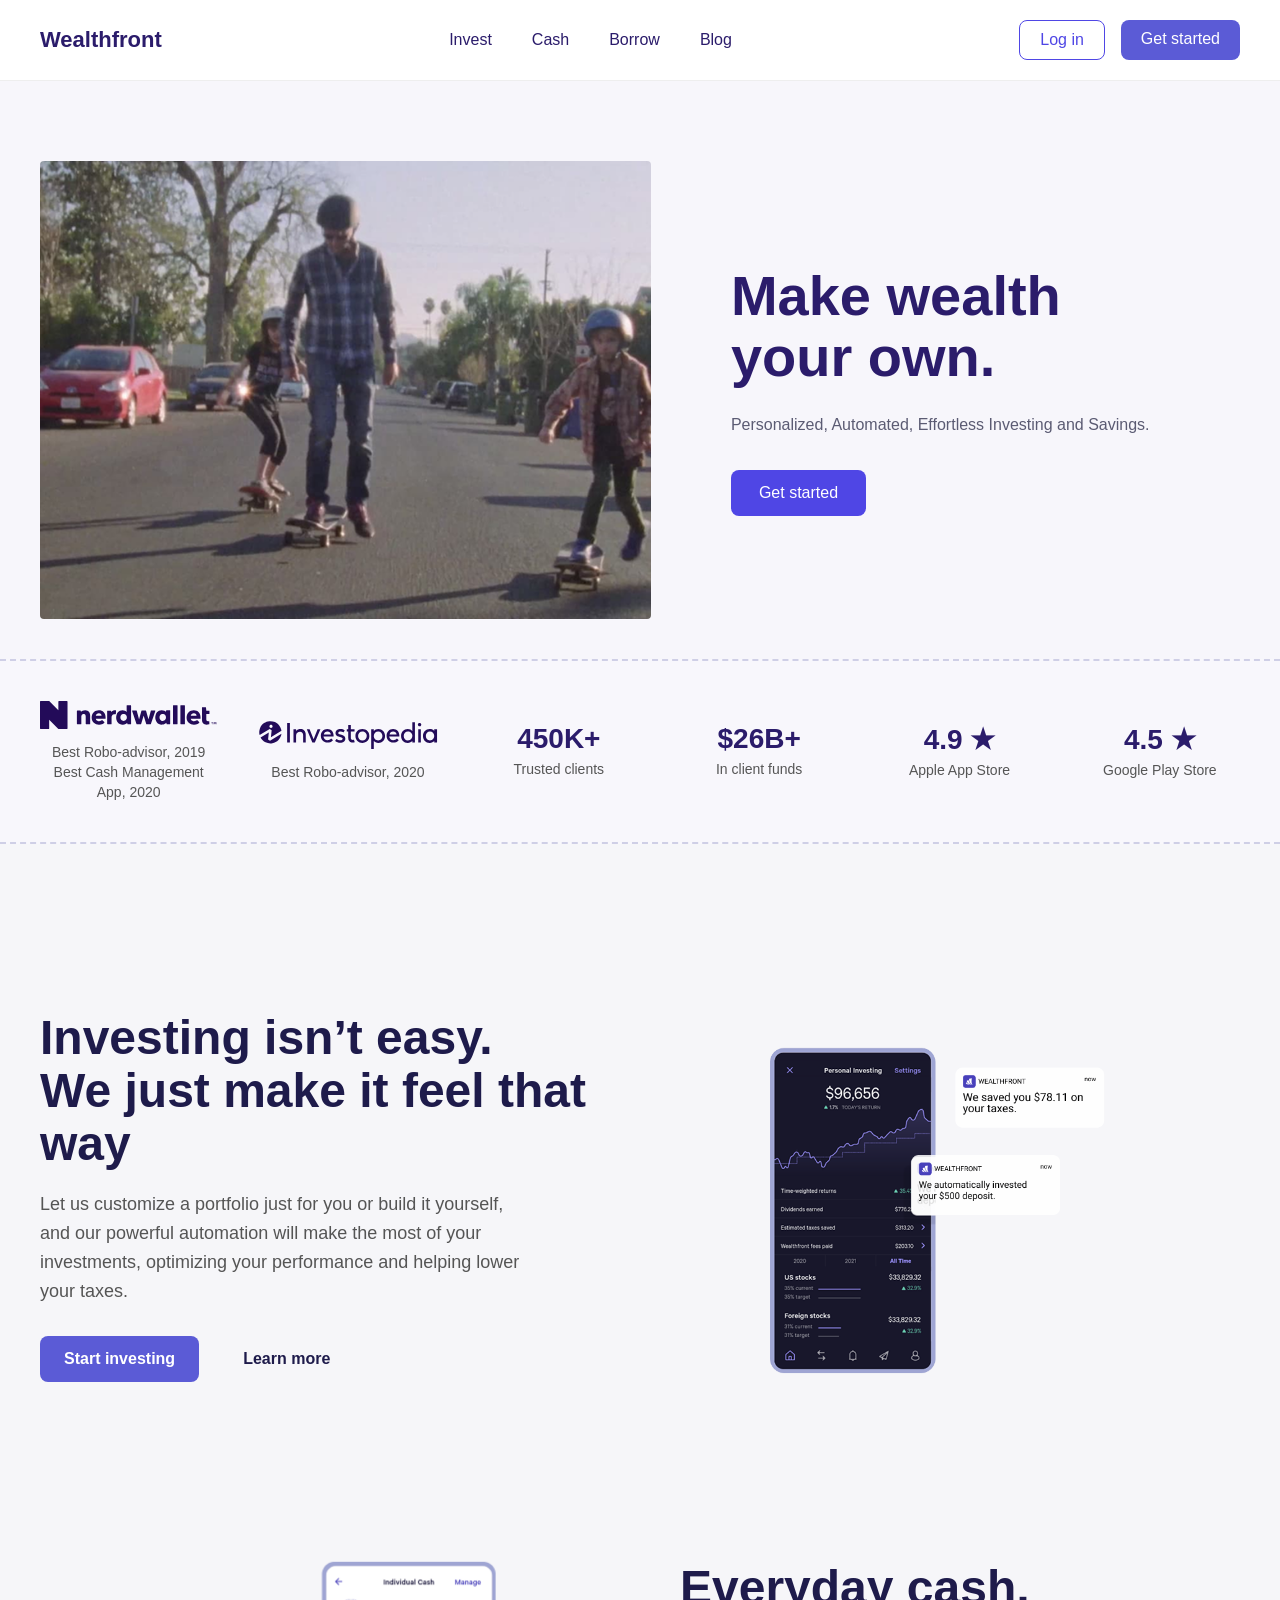
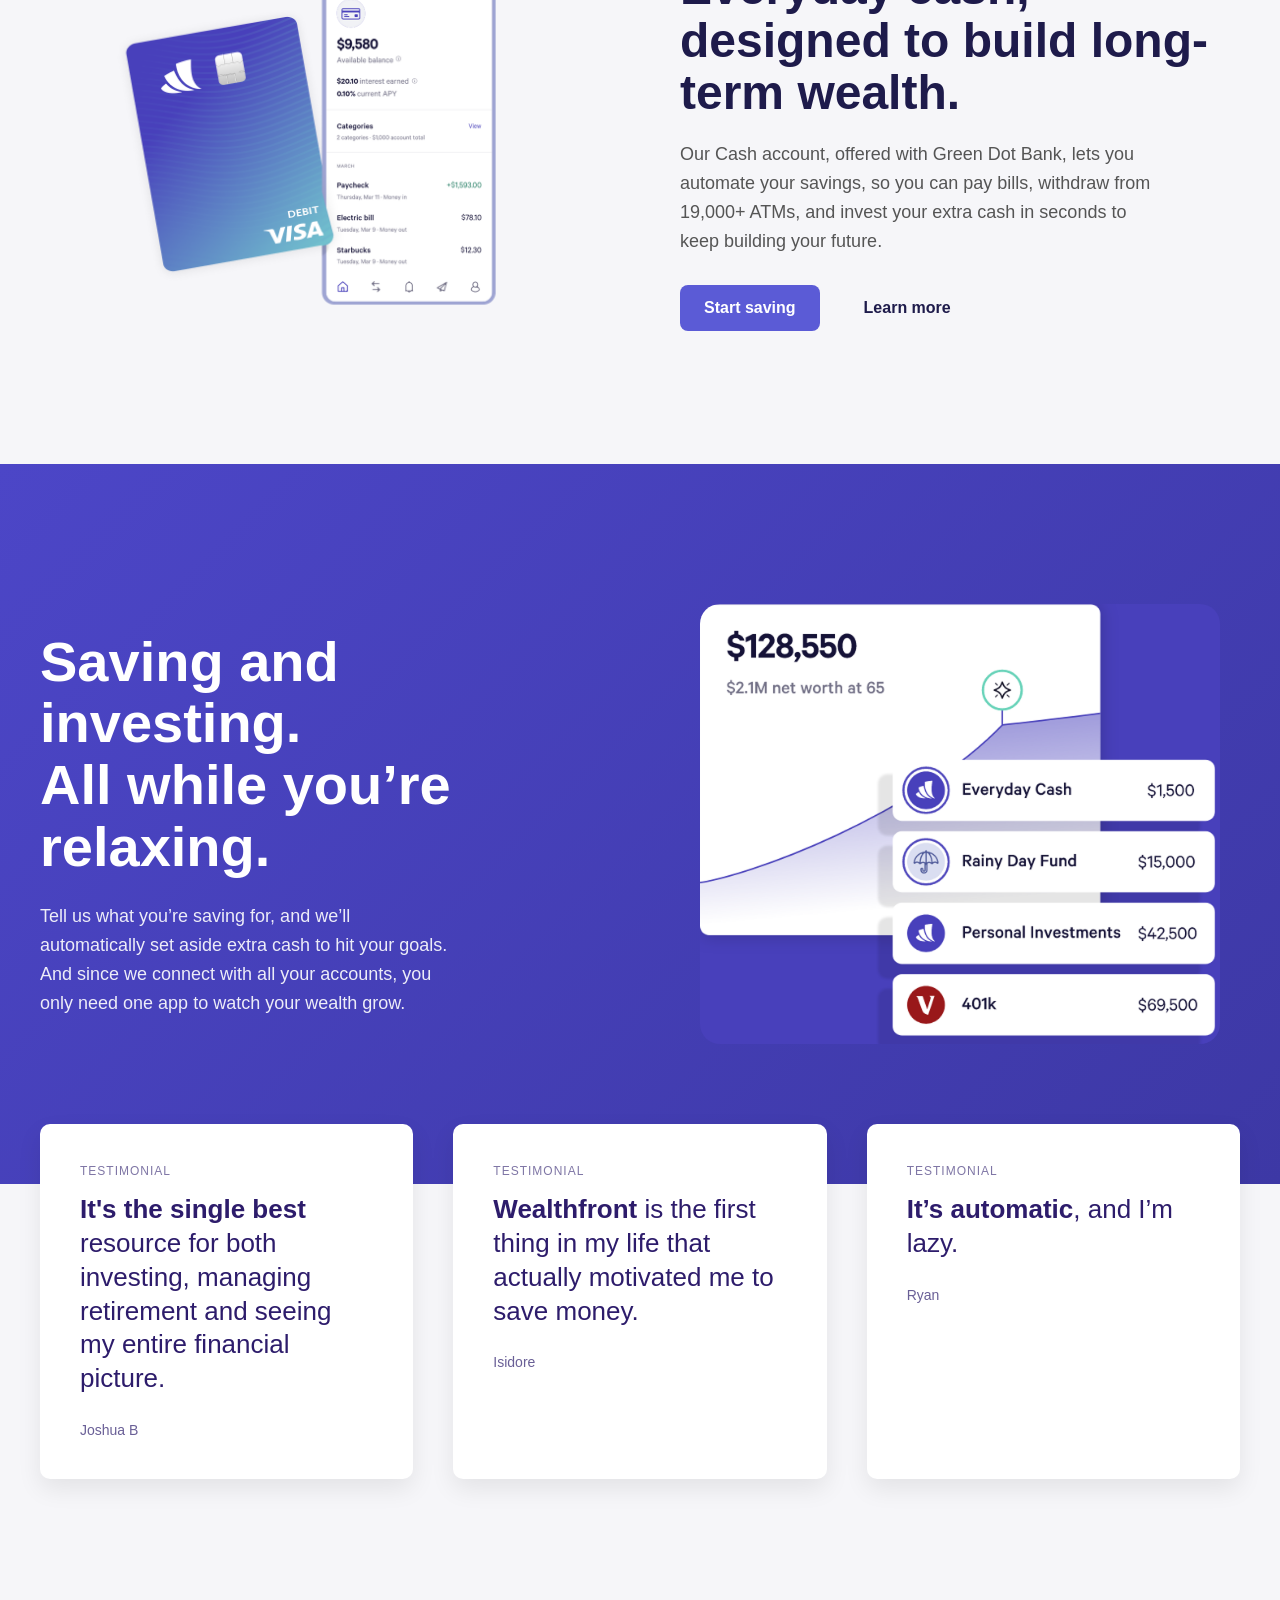
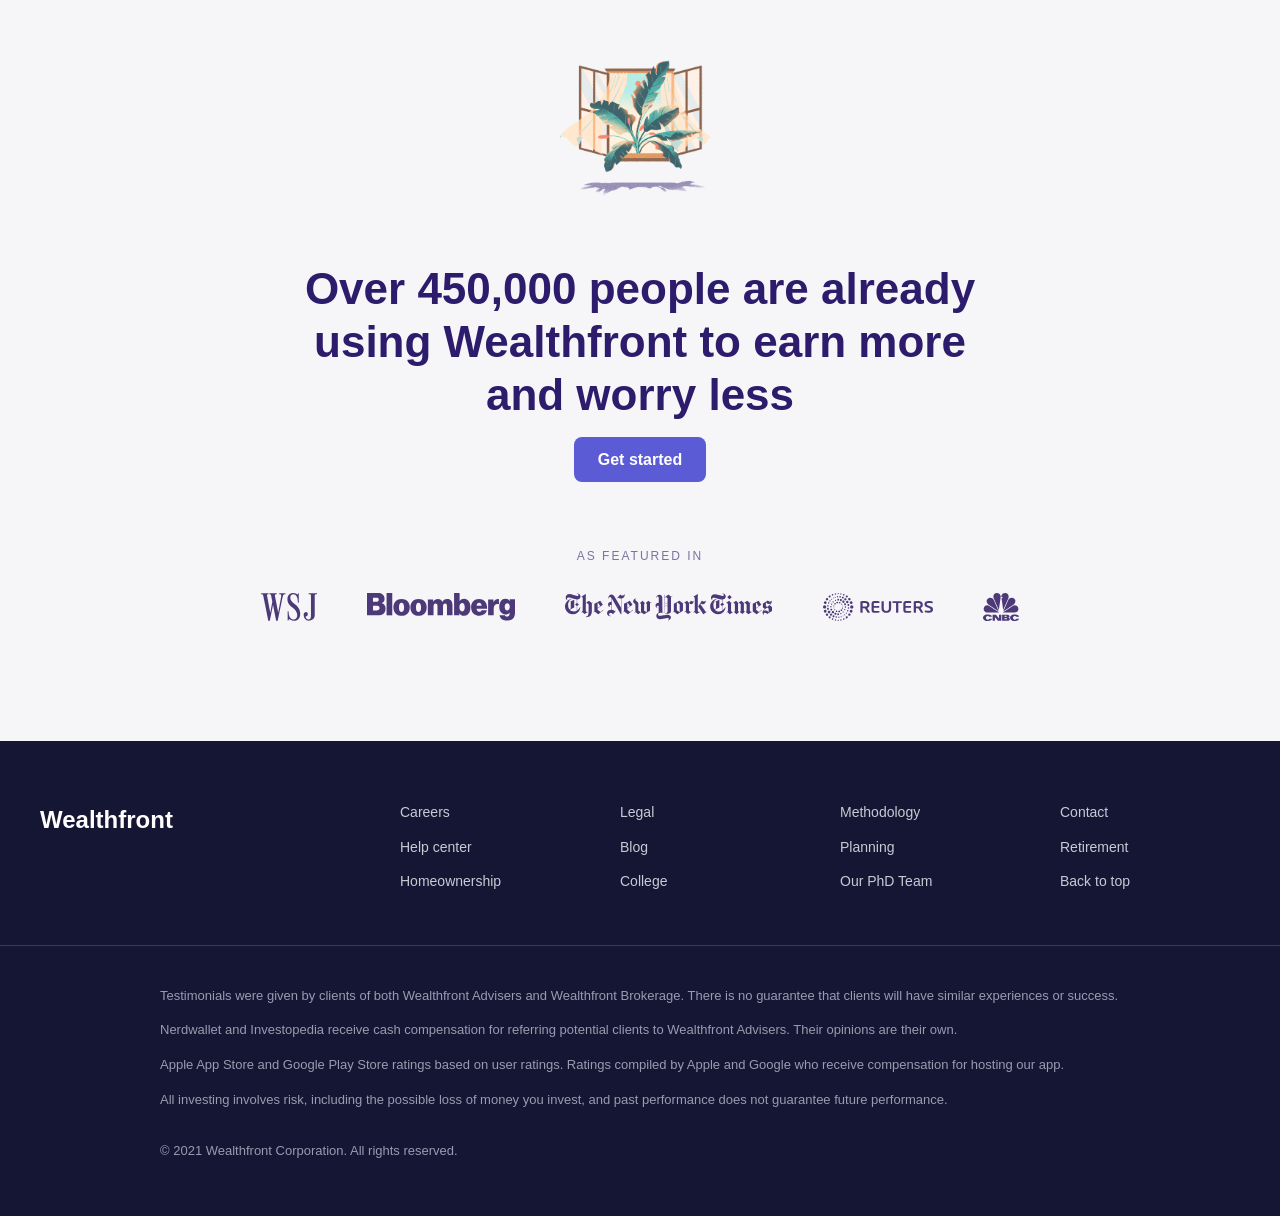
<file: sites/Wealthfront/index.html>
<!DOCTYPE html>
<html lang="en">
<head>
<meta charset="UTF-8">
<meta name="viewport" content="width=device-width, initial-scale=1.0">
<title>Wealthfront</title>

<link rel="stylesheet" href="css/style.css">
<link rel="stylesheet" href="css/responsive.css">
</head>

<body>

<header class="header">
  <div class="container header__container">

    <div class="logo">Wealthfront</div>

    <nav class="nav" id="nav">
      <ul class="nav__list">
        <li><a href="#">Invest</a></li>
        <li><a href="#">Cash</a></li>
        <li><a href="#">Borrow</a></li>
        <li><a href="#">Blog</a></li>
      </ul>
    </nav>

    <div class="header__actions">
      <a href="#" class="btn-outline">Log in</a>
      <a href="#" class="btn-primary">Get started</a>
    </div>

    <!-- burger -->
    <div class="burger" id="burger">
      <span></span>
      <span></span>
      <span></span>
    </div>

  </div>
</header>

<section class="hero">
  <div class="container hero__grid">

    <div class="hero__media">
      <img src="img/hero.png" alt="Family skateboarding">
    </div>

    <div class="hero__content">

      <h1 class="hero__title">
        Make wealth <br> your own.
      </h1>

      <p class="hero__description">
        Personalized, Automated, Effortless
        Investing and Savings.
      </p>

      <a href="#" class="hero__button">
        Get started
      </a>

    </div>

  </div>
</section>

<section class="trust">
  <div class="container trust__grid">

    <div class="trust__item trust__item--logo">
      <img src="img/nerdwallet.svg" alt="Nerdwallet">
      <p>Best Robo-advisor, 2019</p>
      <p>Best Cash Management App, 2020</p>
    </div>

    <div class="trust__item trust__item--logo">
      <img src="img/investopedia.svg" alt="Investopedia">
      <p>Best Robo-advisor, 2020</p>
    </div>

    <div class="trust__item">
      <h3>450K+</h3>
      <p>Trusted clients</p>
    </div>

    <div class="trust__item">
      <h3>$26B+</h3>
      <p>In client funds</p>
    </div>

    <div class="trust__item">
      <h3>4.9 ★</h3>
      <p>Apple App Store</p>
    </div>

    <div class="trust__item">
      <h3>4.5 ★</h3>
      <p>Google Play Store</p>
    </div>

  </div>
</section>


<section class="features">

    <div class="container">
        <!-- BLOCK 1 -->

        <div class="feature">

            <div class="feature__content">
                <h2 class="feature__title">
                Investing isn’t easy. <br>
                We just make it feel that way
                </h2>

                <p class="feature__text">
                Let us customize a portfolio just for you or build it yourself, and our powerful automation will make the most of your investments, optimizing your performance and helping lower your taxes.
                </p>

                <div class="feature__buttons">
                    <a href="#" class="btn btn-primary">Start investing</a>
                    <a href="#" class="btn btn-link">Learn more</a>
            </div>
            </div>

            <div class="feature__image">
            <img src="img/investing-app.png" alt="Investing App">
            </div>

        </div>


    <!-- BLOCK 2 -->

    <div class="feature feature--reverse">

        <div class="feature__image feature__image--card">
            <img src="img/cash-app.png" alt="Cash App">
        </div>

        <div class="feature__content">
            <h2 class="feature__title">
            Everyday cash, designed to build long-term wealth.
            </h2>

            <p class="feature__text">
            Our Cash account, offered with Green Dot Bank, lets you automate your savings, so you can pay bills, withdraw from 19,000+ ATMs, and invest your extra cash in seconds to keep building your future.
            </p>

            <div class="feature__buttons">
            <a href="#" class="btn btn-primary">Start saving</a>
            <a href="#" class="btn btn-link">Learn more</a>
        </div>
        </div>

    </div>

    </div>
</section>



<section class="saving">

    <div class="container saving__grid">

    <div class="saving__content">

        <h2 class="saving__title">
        Saving and investing. <br>
        All while you’re relaxing.
        </h2>

        <p class="saving__text">
        Tell us what you’re saving for, and we’ll automatically set aside extra cash to hit your goals. And since we connect with all your accounts, you only need one app to watch your wealth grow.
        </p>

    </div>


    <div class="saving__visual">

        <img src="img/saving-img.png" class="saving__chart" alt="chart">

        <!-- <div class="saving__cards">

            <div class="saving__card">
                <span class="saving__icon">🌊</span>
                <span>Everyday Cash</span>
                <strong>$1,500</strong>
            </div>

            <div class="saving__card">
                <span class="saving__icon">☂️</span>
                <span>Rainy Day Fund</span>
                <strong>$15,000</strong>
            </div>

            <div class="saving__card">
                <span class="saving__icon">📈</span>
                <span>Personal Investments</span>
                <strong>$42,500</strong>
            </div>

            <div class="saving__card">
                <span class="saving__icon">V</span>
                <span>401k</span>
                <strong>$69,500</strong>
            </div> 

        </div>-->

    </div>
    </div>
</section>


<!-- ==== FINAL ==== -->


<section class="final">

<div class="container">

    <!-- TESTIMONIALS -->

    <div class="testimonials">

        <div class="testimonial">
            <span class="testimonial__label">TESTIMONIAL</span>

            <p class="testimonial__text">
            <strong>It's the single best</strong> resource for both investing,
            managing retirement and seeing my entire financial picture.
            </p>

            <span class="testimonial__author">Joshua B</span>
        </div>


        <div class="testimonial">
            <span class="testimonial__label">TESTIMONIAL</span>

            <p class="testimonial__text">
            <strong>Wealthfront</strong> is the first thing in my life
            that actually motivated me to save money.
            </p>

            <span class="testimonial__author">Isidore</span>
        </div>


        <div class="testimonial">
            <span class="testimonial__label">TESTIMONIAL</span>

            <p class="testimonial__text">
            <strong>It’s automatic</strong>, and I’m lazy.
            </p>

            <span class="testimonial__author">Ryan</span>
        </div>

    </div>


    <!-- CTA -->

    <div class="cta">

        <img src="img/plant.png" class="cta__image" alt="illustration">

        <h2 class="cta__title">
        Over <strong>450,000</strong> people are already using Wealthfront
        to earn more and worry less
        </h2>

        <a href="#" class="btn btn-primary">Get started</a>

    </div>


    <!-- LOGOS -->

    <div class="featured">

        <span class="featured__label">AS FEATURED IN</span>

        <div class="featured__logos">

            <img src="img/wsj.svg" alt="WSJ">
            <img src="img/bloomberg.svg" alt="Bloomberg">
            <img src="img/nyt.svg" alt="NYT">
            <img src="img/reuters.svg" alt="Reuters">
            <img src="img/cnbc.svg" alt="CNBC">

        </div>

    </div>

</div>
</section>



<footer class="footer">

  <div class="container footer__top">

    <div class="footer__logo">
      Wealthfront
    </div>

    <div class="footer__links">

      <ul>
        <li><a href="#">Careers</a></li>
        <li><a href="#">Help center</a></li>
        <li><a href="#">Homeownership</a></li>
      </ul>

      <ul>
        <li><a href="#">Legal</a></li>
        <li><a href="#">Blog</a></li>
        <li><a href="#">College</a></li>
      </ul>

      <ul>
        <li><a href="#">Methodology</a></li>
        <li><a href="#">Planning</a></li>
        <li><a href="#">Our PhD Team</a></li>
      </ul>

      <ul>
        <li><a href="#">Contact</a></li>
        <li><a href="#">Retirement</a></li>
        <li><a href="#">Back to top</a></li>
      </ul>

    </div>

  </div>

  <div class="footer__divider"></div>

  <div class="container footer__legal">

    <p>
      Testimonials were given by clients of both Wealthfront Advisers and
      Wealthfront Brokerage. There is no guarantee that clients will have
      similar experiences or success.
    </p>

    <p>
      Nerdwallet and Investopedia receive cash compensation for referring
      potential clients to Wealthfront Advisers. Their opinions are their own.
    </p>

    <p>
      Apple App Store and Google Play Store ratings based on user ratings.
      Ratings compiled by Apple and Google who receive compensation for hosting
      our app.
    </p>

    <p>
      All investing involves risk, including the possible loss of money you
      invest, and past performance does not guarantee future performance.
    </p>

    <p class="footer__copyright">
      © 2021 Wealthfront Corporation. All rights reserved.
    </p>

  </div>

</footer>




<script src="js/script.js"></script>

</body>
</html>
</file>
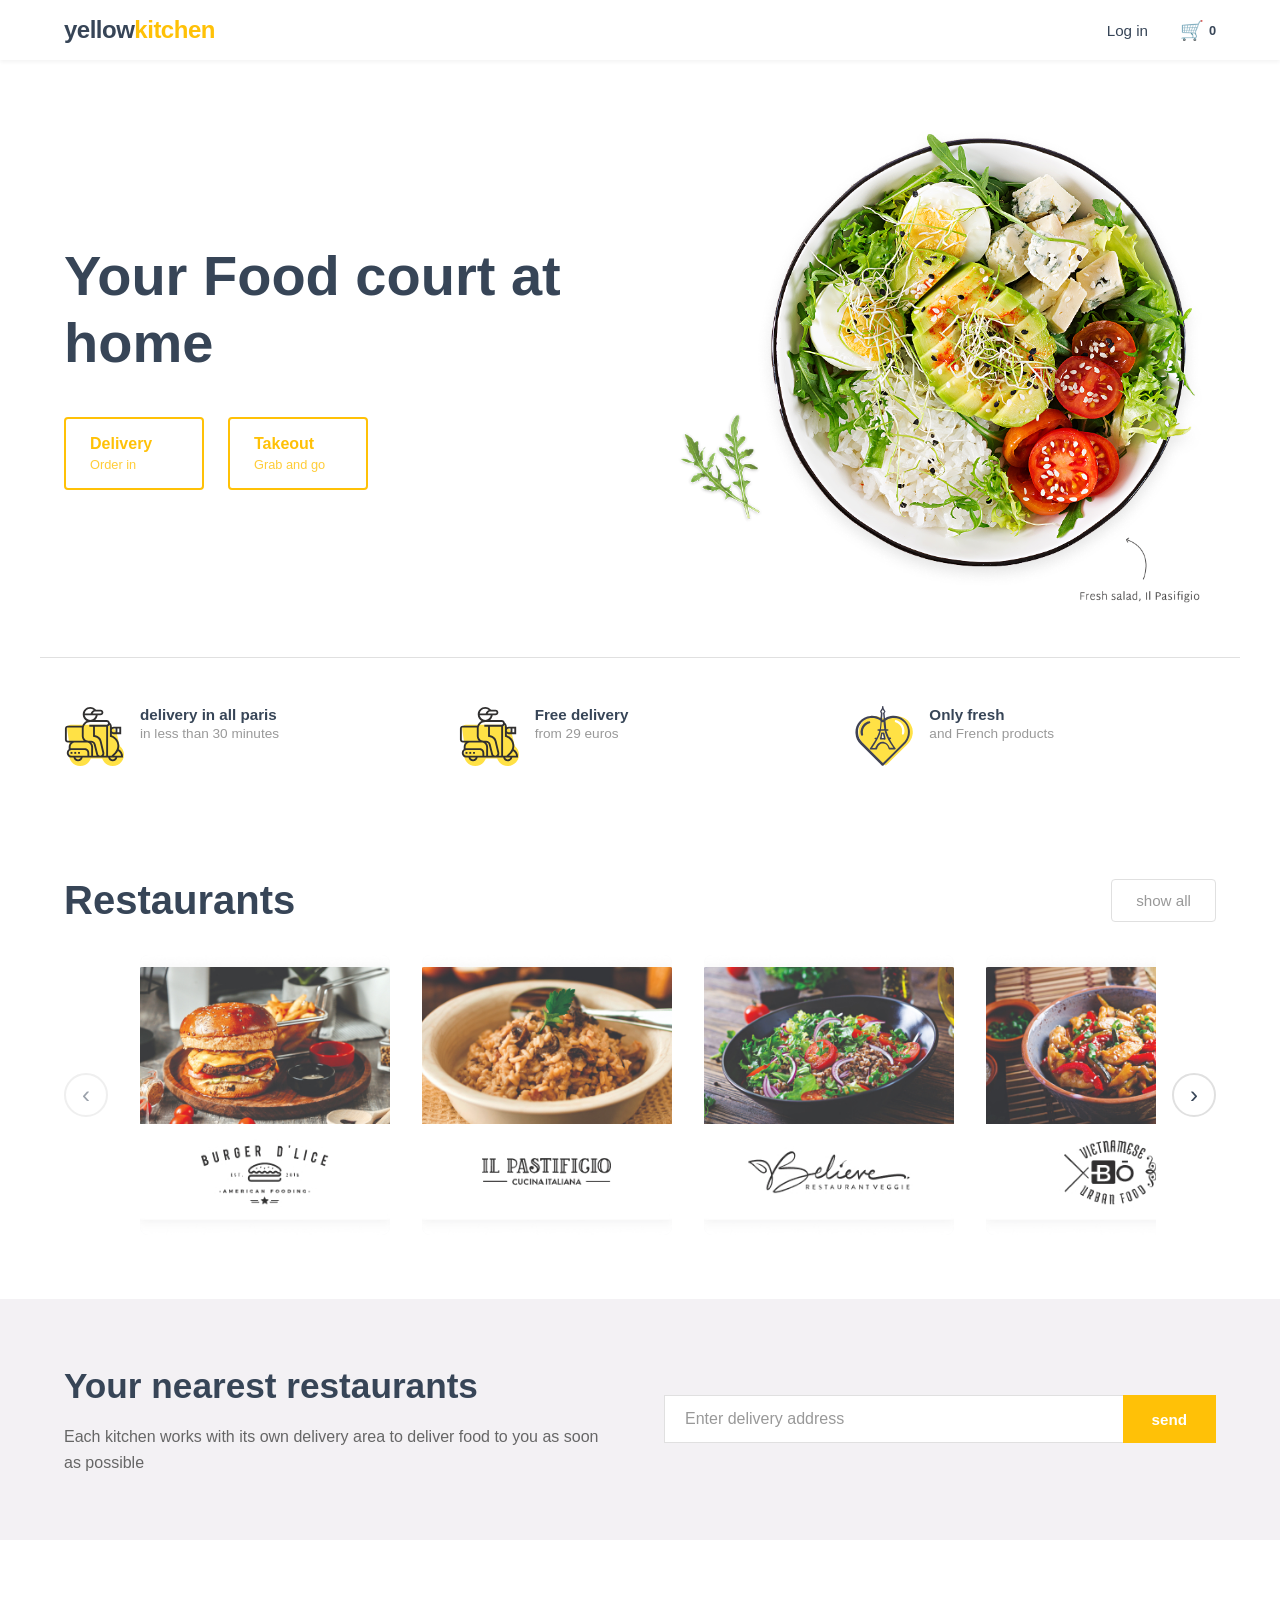
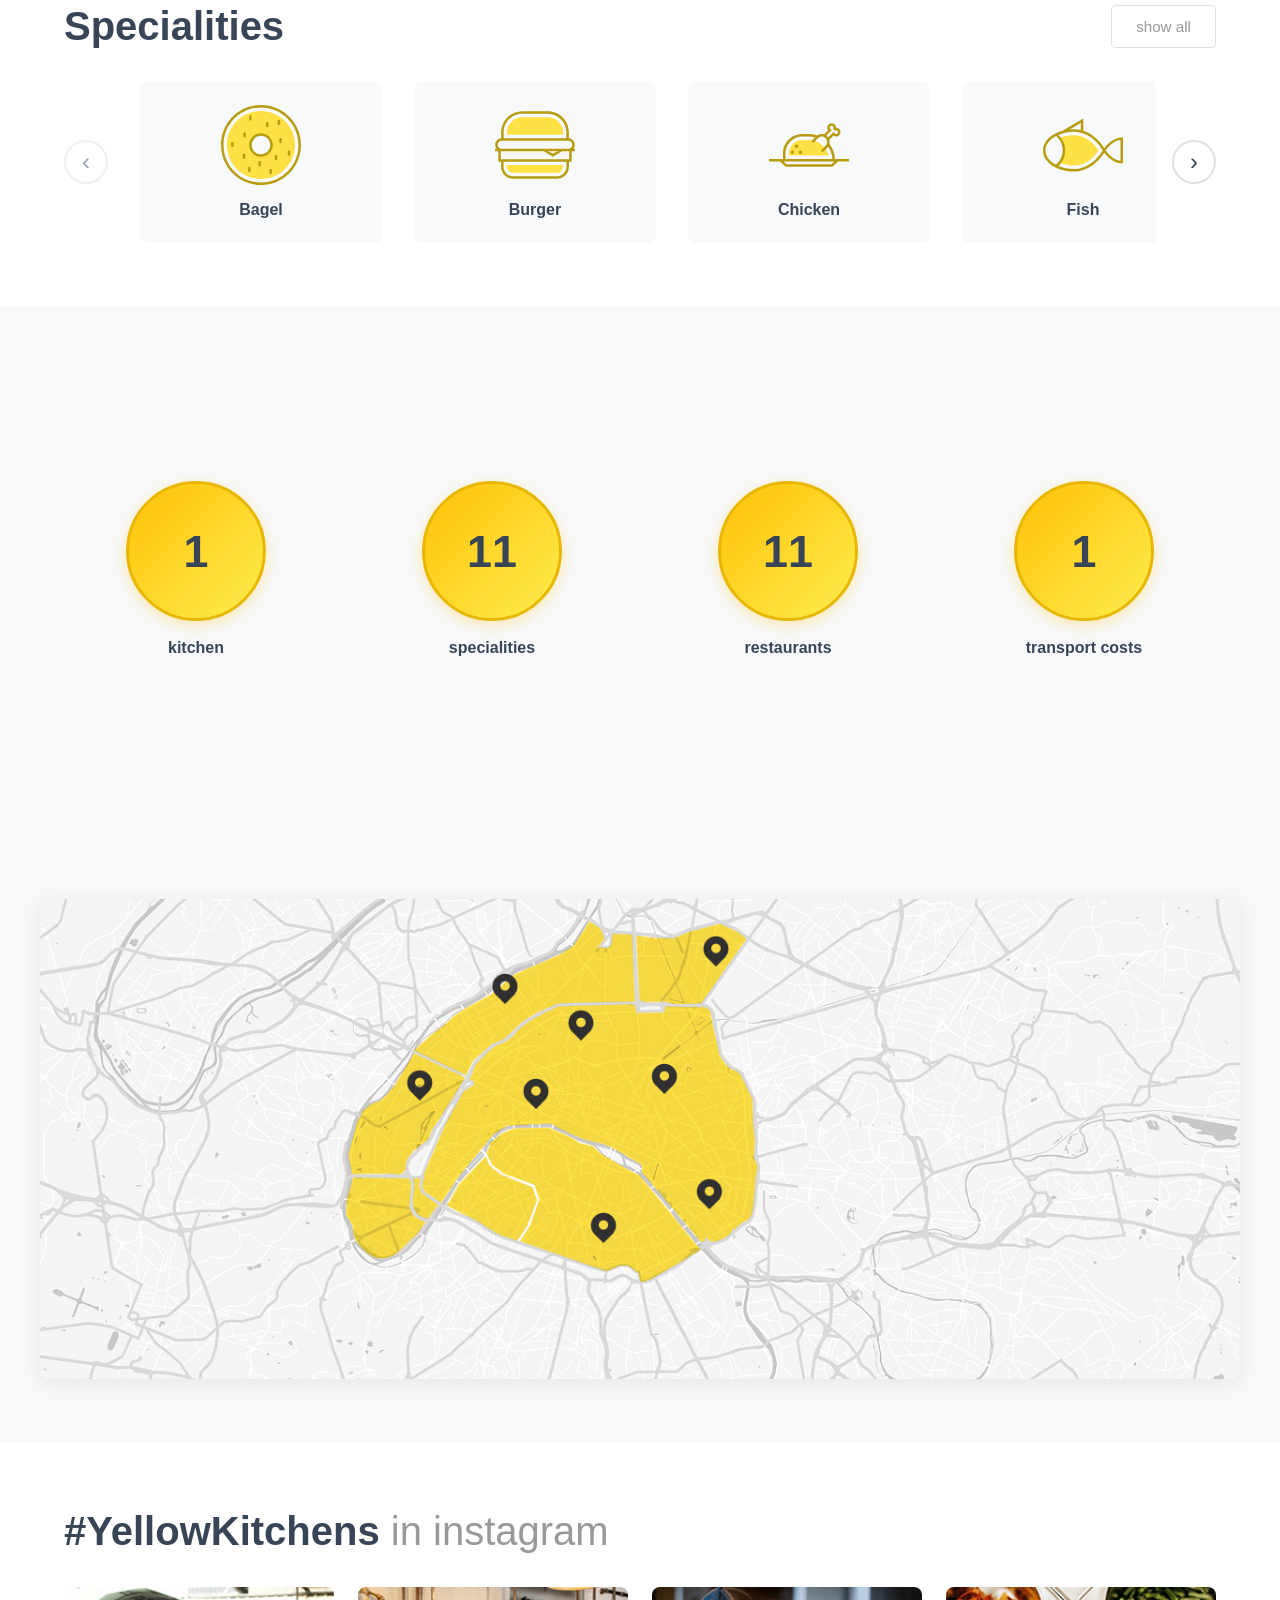
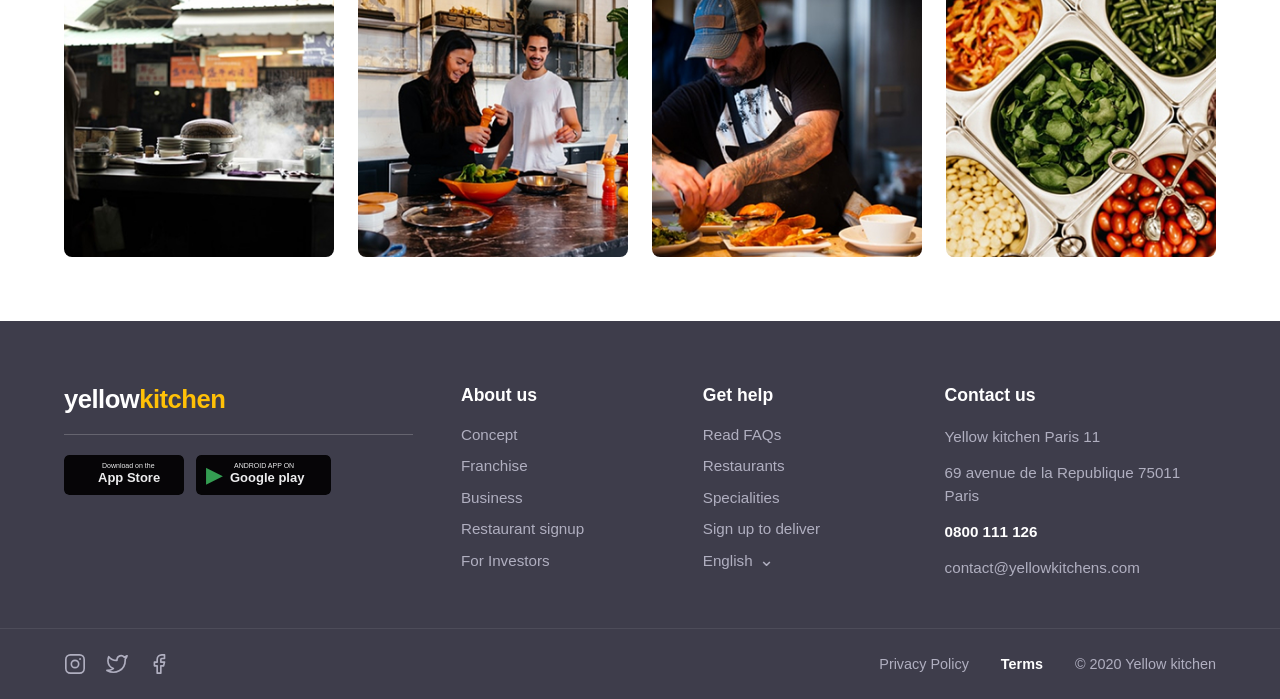
<file: sites/YellowKitchen/index.html>
<!DOCTYPE html>
<html lang="ru">
<head>
    <meta charset="UTF-8">
    <meta name="viewport" content="width=device-width, initial-scale=1.0">
    <title>Yellow Kitchen - Food Delivery</title>
    <link rel="stylesheet" href="./css/style.css">
    <link rel="stylesheet" href="./css/tablet.css">
    <link rel="stylesheet" href="./css/mobile.css">
</head>
<body>
    <!-- Navigation -->
    <nav class="navbar">
        <div class="navbar-container">
            <div class="navbar-logo">
                <span class="logo-text">yellow</span><span class="logo-accent">kitchen</span>
            </div>
            <div class="navbar-menu">
                <a href="#" class="nav-link">Log in</a>
                <a href="#" class="nav-link cart-link">
                    <span class="cart-icon">🛒</span>
                    <span class="cart-count">0</span>
                </a>
                <button class="hamburger" id="hamburger">
                    <span></span>
                    <span></span>
                    <span></span>
                </button>
            </div>
        </div>
    </nav>

    <!-- Hero Section -->
    <section class="hero">
        <div class="hero-container">
            <!-- Left content -->
            <div class="hero-content">
                <h1 class="hero-title">Your Food court at home</h1>
                <div class="hero-buttons">
                    <button class="btn btn-primary">
                        <span class="btn-label">Delivery</span>
                        <span class="btn-sublabel">Order in</span>
                    </button>
                    <button class="btn btn-secondary">
                        <span class="btn-label">Takeout</span>
                        <span class="btn-sublabel">Grab and go</span>
                    </button>
                </div>
            </div>
            
            <!-- Right image -->
            <div class="hero-image">
                <div>
                    <img src="./assets/img/salad.png" alt="Fresh salad" class="salad-img">
                </div>
                <div class="hero-leaf"></div>
            </div>
        </div>

        <!-- Features section -->
        <div class="hero-features">
            <div class="feature-item">
                <span class="feature-icon icon-delivery"></span>
                <div class="feature-text">
                    <p class="feature-main">delivery in all paris</p>
                    <p class="feature-sub">in less than 30 minutes</p>
                </div>
            </div>
            <div class="feature-item">
                <span class="feature-icon icon-free-delivery"></span>
                <div class="feature-text">
                    <p class="feature-main">Free delivery</p>
                    <p class="feature-sub">from 29 euros</p>
                </div>
            </div>
            <div class="feature-item">
                <span class="feature-icon icon-fresh"></span>
                <div class="feature-text">
                    <p class="feature-main">Only fresh</p>
                    <p class="feature-sub">and French products</p>
                </div>
            </div>
        </div>
    </section>

    <!-- Restaurants Section -->
    <section class="restaurants">
        <div class="restaurants-header">
            <h2 class="restaurants-title">Restaurants</h2>
            <a href="#" class="show-all-link">show all</a>
        </div>

        <div class="restaurants-slider-wrapper">
            <button class="slider-btn slider-btn-prev" id="prevBtn">
                <span>‹</span>
            </button>

            <div class="restaurants-slider" id="restaurantsSlider">
                <div class="restaurant-card">
                    <div class="restaurant-image">
                        <img src="./assets/img/1.jpg" alt="Burger D'lice">
                    </div>
                </div>

                <div class="restaurant-card">
                    <div class="restaurant-image">
                        <img src="./assets/img/2.jpg" alt="Il Pastifigio">
                    </div>
                </div>

                <div class="restaurant-card">
                    <div class="restaurant-image">
                        <img src="./assets/img/3.jpg" alt="Believe">
                    </div>
                </div>

                <div class="restaurant-card">
                    <div class="restaurant-image">
                        <img src="./assets/img/4.jpg" alt="BO">
                    </div>
                </div>
            </div>

            <button class="slider-btn slider-btn-next" id="nextBtn">
                <span>›</span>
            </button>
        </div>
    </section>

    <!-- Nearest Restaurants Section -->
    <section class="nearest-restaurants">
        <div class="nearest-restaurants-container">
            <div class="nearest-restaurants-content">
                <h2 class="nearest-restaurants-title">Your nearest restaurants</h2>
                <p class="nearest-restaurants-text">Each kitchen works with its own delivery area to deliver food to you as soon as possible</p>
            </div>

            <form class="delivery-form">
                <div class="form-group">
                    <input 
                        type="text" 
                        class="delivery-input" 
                        placeholder="Enter delivery address" 
                        required
                    >
                    <button type="submit" class="send-btn">send</button>
                </div>
            </form>
        </div>
    </section>

    <!-- Specialities Section -->
    <section class="specialities">
        <div class="specialities-header">
            <h2 class="specialities-title">Specialities</h2>
            <a href="#" class="show-all-link">show all</a>
        </div>

        <div class="specialities-slider-wrapper">
            <button class="slider-btn slider-btn-prev" id="specialitiesPrevBtn">
                <span>‹</span>
            </button>

            <div class="specialities-slider" id="specialitiesSlider">
                <div class="speciality-card">
                    <div class="speciality-icon">
                        <img src="./assets/ic/Food/bagel.svg" alt="Bagel">
                    </div>
                    <p class="speciality-name">Bagel</p>
                </div>

                <div class="speciality-card">
                    <div class="speciality-icon">
                        <img src="./assets/ic/Food/burger.svg" alt="Burger">
                    </div>
                    <p class="speciality-name">Burger</p>
                </div>

                <div class="speciality-card">
                    <div class="speciality-icon">
                        <img src="./assets/ic/Food/chicken.svg" alt="Chicken">
                    </div>
                    <p class="speciality-name">Chicken</p>
                </div>

                <div class="speciality-card">
                    <div class="speciality-icon">
                        <img src="./assets/ic/Food/fish.svg" alt="Fish">
                    </div>
                    <p class="speciality-name">Fish</p>
                </div>

                <div class="speciality-card">
                    <div class="speciality-icon">
                        <img src="./assets/ic/Food/fishnchips.svg" alt="Fish'Chips">
                    </div>
                    <p class="speciality-name">Fish'Chips</p>
                </div>

                <div class="speciality-card">
                    <div class="speciality-icon">
                        <img src="./assets/ic/Food/vegan.svg" alt="Salads">
                    </div>
                    <p class="speciality-name">Salads</p>
                </div>

                <div class="speciality-card">
                    <div class="speciality-icon">
                        <img src="./assets/ic/Food/pizza.svg" alt="Pizza">
                    </div>
                    <p class="speciality-name">Pizza</p>
                </div>

                <div class="speciality-card">
                    <div class="speciality-icon">
                        <img src="./assets/ic/Food/raviolli.svg" alt="Pasta">
                    </div>
                    <p class="speciality-name">Pasta</p>
                </div>
            </div>

            <button class="slider-btn slider-btn-next" id="specialitiesNextBtn">
                <span>›</span>
            </button>
        </div>
    </section>

    <!-- Stats Section -->
    <section class="stats">
        <div class="stats-container">
            <div class="stat-card">
                <div class="stat-number">1</div>
                <div class="stat-label">kitchen</div>
            </div>

            <div class="stat-card">
                <div class="stat-number">11</div>
                <div class="stat-label">specialities</div>
            </div>

            <div class="stat-card">
                <div class="stat-number">11</div>
                <div class="stat-label">restaurants</div>
            </div>

            <div class="stat-card">
                <div class="stat-number">1</div>
                <div class="stat-label">transport costs</div>
            </div>
        </div>
    </section>

        <!-- Map Section -->
    <section class="map-section">
        <div id="deliveryMap"></div>
    </section>

    <!-- Instagram Section -->
    <section class="instagram">
        <div class="instagram-container">
            <h2 class="instagram-title">
                <span class="instagram-hashtag">#YellowKitchens</span>
                <span class="instagram-label"> in instagram</span>
            </h2>
            <div class="instagram-grid">
                <div class="instagram-item">
                    <img src="./assets/img/insta1.jpg" alt="Yellow Kitchen instagram 1">
                </div>
                <div class="instagram-item">
                    <img src="./assets/img/insta2.jpg" alt="Yellow Kitchen instagram 2">
                </div>
                <div class="instagram-item">
                    <img src="./assets/img/insta3.jpg" alt="Yellow Kitchen instagram 3">
                </div>
                <div class="instagram-item">
                    <img src="./assets/img/insta4.jpg" alt="Yellow Kitchen instagram 4">
                </div>
            </div>
        </div>
    </section>

        <!-- Footer -->
    <footer class="footer">
        <div class="footer-top">
            <div class="footer-container">

                <!-- Brand column -->
                <div class="footer-brand">
                    <div class="footer-logo">
                        <span class="logo-text">yellow</span><span class="logo-accent">kitchen</span>
                    </div>
                    <hr class="footer-divider">
                    <div class="footer-apps">
                        <a href="#" class="app-badge app-badge--apple" aria-label="Download on the App Store">
                            <svg xmlns="http://www.w3.org/2000/svg" viewBox="0 0 120 40" width="120" height="40">
                                <rect width="120" height="40" rx="5" fill="#000"/>
                                <text x="38" y="13" fill="#fff" font-size="7" font-family="sans-serif">Download on the</text>
                                <text x="34" y="27" fill="#fff" font-size="13" font-family="sans-serif" font-weight="bold">App Store</text>
                                <text x="12" y="26" fill="#fff" font-size="22" font-family="sans-serif"></text>
                            </svg>
                        </a>
                        <a href="#" class="app-badge app-badge--google" aria-label="Get it on Google Play">
                            <svg xmlns="http://www.w3.org/2000/svg" viewBox="0 0 135 40" width="135" height="40">
                                <rect width="135" height="40" rx="5" fill="#000"/>
                                <text x="38" y="13" fill="#fff" font-size="7" font-family="sans-serif">ANDROID APP ON</text>
                                <text x="34" y="27" fill="#fff" font-size="13" font-family="sans-serif" font-weight="bold">Google play</text>
                                <text x="10" y="27" fill="#34a853" font-size="22" font-family="sans-serif">▶</text>
                            </svg>
                        </a>
                    </div>
                </div>

                <!-- About us -->
                <div class="footer-col">
                    <h3 class="footer-col-title">About us</h3>
                    <ul class="footer-links">
                        <li><a href="#" class="footer-link">Concept</a></li>
                        <li><a href="#" class="footer-link">Franchise</a></li>
                        <li><a href="#" class="footer-link">Business</a></li>
                        <li><a href="#" class="footer-link">Restaurant signup</a></li>
                        <li><a href="#" class="footer-link">For Investors</a></li>
                    </ul>
                </div>

                <!-- Get help -->
                <div class="footer-col">
                    <h3 class="footer-col-title">Get help</h3>
                    <ul class="footer-links">
                        <li><a href="#" class="footer-link">Read FAQs</a></li>
                        <li><a href="#" class="footer-link">Restaurants</a></li>
                        <li><a href="#" class="footer-link">Specialities</a></li>
                        <li><a href="#" class="footer-link">Sign up to deliver</a></li>
                        <li>
                            <button class="footer-lang-btn footer-link">
                                English <span class="footer-lang-arrow">&#8964;</span>
                            </button>
                        </li>
                    </ul>
                </div>

                <!-- Contact us -->
                <div class="footer-col">
                    <h3 class="footer-col-title">Contact us</h3>
                    <address class="footer-address">
                        <p>Yellow kitchen Paris 11</p>
                        <p>69 avenue de la Republique 75011 Paris</p>
                        <p class="footer-phone">0800 111 126</p>
                        <a href="mailto:contact@yellowkitchens.com" class="footer-email">contact@yellowkitchens.com</a>
                    </address>
                </div>

            </div>
        </div>

        <!-- Footer bottom bar -->
        <div class="footer-bottom">
            <div class="footer-bottom-container">

                <!-- Social icons -->
                <div class="footer-social">
                    <a href="#" class="social-link" aria-label="Instagram">
                        <svg xmlns="http://www.w3.org/2000/svg" width="22" height="22" viewBox="0 0 24 24" fill="none" stroke="currentColor" stroke-width="1.8" stroke-linecap="round" stroke-linejoin="round">
                            <rect x="2" y="2" width="20" height="20" rx="5" ry="5"/>
                            <circle cx="12" cy="12" r="4"/>
                            <circle cx="17.5" cy="6.5" r="1" fill="currentColor" stroke="none"/>
                        </svg>
                    </a>
                    <a href="#" class="social-link" aria-label="Twitter">
                        <svg xmlns="http://www.w3.org/2000/svg" width="22" height="22" viewBox="0 0 24 24" fill="none" stroke="currentColor" stroke-width="1.8" stroke-linecap="round" stroke-linejoin="round">
                            <path d="M23 3a10.9 10.9 0 01-3.14 1.53A4.48 4.48 0 0012 7v1A10.66 10.66 0 013 4s-4 9 5 13a11.64 11.64 0 01-7 2c9 5 20 0 20-11.5a4.5 4.5 0 00-.08-.83A7.72 7.72 0 0023 3z"/>
                        </svg>
                    </a>
                    <a href="#" class="social-link" aria-label="Facebook">
                        <svg xmlns="http://www.w3.org/2000/svg" width="22" height="22" viewBox="0 0 24 24" fill="none" stroke="currentColor" stroke-width="1.8" stroke-linecap="round" stroke-linejoin="round">
                            <path d="M18 2h-3a5 5 0 00-5 5v3H7v4h3v8h4v-8h3l1-4h-4V7a1 1 0 011-1h3z"/>
                        </svg>
                    </a>
                </div>

                <!-- Legal links + copyright -->
                <div class="footer-legal">
                    <a href="#" class="footer-legal-link">Privacy Policy</a>
                    <a href="#" class="footer-legal-link footer-legal-link--bold">Terms</a>
                    <span class="footer-copyright">© 2020 Yellow kitchen</span>
                </div>

            </div>
        </div>
    </footer>

    <script src="./js/script.js"></script>
</body>
</html>
</file>
<file: styles.css>
/* ============================================================
   VOIDDEV — Premium Stylesheet
   ============================================================ */

@import url('https://fonts.googleapis.com/css2?family=Syne:wght@400;500;600;700;800&family=DM+Sans:ital,opsz,wght@0,9..40,300;0,9..40,400;0,9..40,500;1,9..40,300&display=swap');

/* ── Root Variables ── */
:root {
  --cyan:     #a5f3fc;
  --cyan-mid: #22d3ee;
  --cyan-dim: rgba(165,243,252,0.15);
  --violet:   #7c3aed;
  --bg:       #050a10;
  --surface:  #0d1520;
  --border:   rgba(165,243,252,0.12);
  --text:     #e2e8f0;
  --muted:    #64748b;
  --font-head: 'Syne', sans-serif;
  --font-body: 'DM Sans', sans-serif;
  --ease-out-expo: cubic-bezier(0.16, 1, 0.3, 1);
  --ease-spring:   cubic-bezier(0.34, 1.56, 0.64, 1);
}

/* ── Reset & Base ── */
*, *::before, *::after { box-sizing: border-box; margin: 0; padding: 0; }

html { scroll-behavior: smooth; }

body {
  background: var(--bg);
  color: var(--text);
  font-family: var(--font-body);
  overflow-x: hidden;
  cursor: none; /* custom cursor */
}

h1, h2, h3, h4 { font-family: var(--font-head); }

/* ── Custom Cursor ── */
#cursor {
  width: 12px; height: 12px;
  background: var(--cyan);
  border-radius: 50%;
  position: fixed;
  top: 0; left: 0;
  pointer-events: none;
  z-index: 99999;
  transition: transform 0.15s var(--ease-out-expo),
              width 0.3s, height 0.3s, background 0.3s;
  transform: translate(-50%, -50%);
  mix-blend-mode: screen;
}
#cursor-ring {
  width: 36px; height: 36px;
  border: 1.5px solid var(--cyan);
  border-radius: 50%;
  position: fixed;
  top: 0; left: 0;
  pointer-events: none;
  z-index: 99998;
  transform: translate(-50%, -50%);
  transition: transform 0.45s var(--ease-out-expo),
              width 0.3s, height 0.3s, opacity 0.3s;
  opacity: 0.5;
}
body:has(a:hover) #cursor,
body:has(button:hover) #cursor { width: 20px; height: 20px; background: #fff; }
body:has(a:hover) #cursor-ring,
body:has(button:hover) #cursor-ring { width: 56px; height: 56px; opacity: 0.25; }

/* ── Grain Overlay ── */
body::before {
  content: '';
  position: fixed;
  inset: 0;
  z-index: 0;
  pointer-events: none;
  background-image: url("data:image/svg+xml,%3Csvg viewBox='0 0 256 256' xmlns='http://www.w3.org/2000/svg'%3E%3Cfilter id='noise'%3E%3CfeTurbulence type='fractalNoise' baseFrequency='0.9' numOctaves='4' stitchTiles='stitch'/%3E%3C/filter%3E%3Crect width='100%25' height='100%25' filter='url(%23noise)' opacity='1'/%3E%3C/svg%3E");
  opacity: 0.025;
}

/* ── Canvas Stars ── */
canvas#stars {
  position: fixed;
  inset: 0;
  z-index: -1;
  pointer-events: none;
}

/* ── Glassmorphism ── */
.glass {
  background: rgba(5, 10, 16, 0.8);
  backdrop-filter: blur(24px) saturate(180%);
  -webkit-backdrop-filter: blur(24px) saturate(180%);
}

/* ── Neon Glow Text ── */
.neon-text {
  text-shadow:
    0 0 20px rgba(165,243,252,0.7),
    0 0 60px rgba(165,243,252,0.35),
    0 0 120px rgba(165,243,252,0.15);
}

/* ── Animated Gradient Border ── */
.grad-border {
  position: relative;
}
.grad-border::before {
  content: '';
  position: absolute;
  inset: 0;
  border-radius: inherit;
  padding: 1px;
  background: linear-gradient(135deg, var(--cyan-mid), var(--violet), var(--cyan));
  -webkit-mask: linear-gradient(#fff 0 0) content-box,
                linear-gradient(#fff 0 0);
  -webkit-mask-composite: xor;
  mask-composite: exclude;
  animation: borderRotate 4s linear infinite;
  opacity: 0;
  transition: opacity 0.4s;
}
.grad-border:hover::before { opacity: 1; }

@keyframes borderRotate {
  from { background-position: 0% 50%; }
  to   { background-position: 200% 50%; }
}

/* ── NAVBAR ── */
nav {
  position: fixed;
  inset-block-start: 0; left: 0; right: 0;
  z-index: 100;
  border-bottom: 1px solid var(--border);
  transition: background 0.5s;
}
.nav-inner {
  max-width: 1280px;
  margin: 0 auto;
  padding: 1.25rem 2rem;
  display: flex;
  justify-content: space-between;
  align-items: center;
}
.logo-text {
  font-family: var(--font-head);
  font-size: 1.75rem;
  font-weight: 800;
  letter-spacing: -0.05em;
  text-shadow: 0 0 20px rgba(165,243,252,0.6);
  color: #fff;
}
.logo-text span { color: var(--cyan-mid); }

.nav-links {
  display: flex;
  gap: 2.5rem;
  font-size: 0.8125rem;
  font-weight: 500;
  letter-spacing: 0.08em;
  text-transform: uppercase;
}
.nav-links a {
  color: var(--muted);
  text-decoration: none;
  position: relative;
  transition: color 0.3s;
}
.nav-links a::after {
  content: '';
  position: absolute;
  bottom: -4px; left: 0;
  width: 0; height: 1px;
  background: var(--cyan-mid);
  transition: width 0.35s var(--ease-out-expo);
}
.nav-links a:hover { color: var(--cyan); }
.nav-links a:hover::after { width: 100%; }

/* Mobile hamburger */
.hamburger {
  display: none;
  background: none;
  border: none;
  color: #fff;
  font-size: 1.5rem;
  cursor: pointer;
}
.mobile-menu {
  display: none;
  padding: 1.5rem 2rem;
  border-top: 1px solid var(--border);
  flex-direction: column;
  gap: 1.25rem;
  font-size: 1.125rem;
  font-weight: 500;
}
.mobile-menu a {
  color: var(--text);
  text-decoration: none;
  transition: color 0.2s;
}
.mobile-menu a:hover { color: var(--cyan); }
.mobile-menu.open { display: flex; }

@media (max-width: 768px) {
  .nav-links  { display: none; }
  .hamburger  { display: block; }
}

/* ── HERO ── */
.hero {
  min-height: 100vh;
  display: flex;
  align-items: center;
  padding-top: 6rem;
  position: relative;
  overflow: hidden;
}

/* Ambient glow blobs */
.hero::before, .hero::after {
  content: '';
  position: absolute;
  border-radius: 50%;
  filter: blur(100px);
  pointer-events: none;
  animation: blobDrift 12s ease-in-out infinite alternate;
}
.hero::before {
  width: 600px; height: 600px;
  background: radial-gradient(circle, rgba(34,211,238,0.12), transparent 70%);
  top: -100px; left: -100px;
}
.hero::after {
  width: 500px; height: 500px;
  background: radial-gradient(circle, rgba(124,58,237,0.1), transparent 70%);
  bottom: 0; right: -100px;
  animation-delay: -6s;
}

@keyframes blobDrift {
  from { transform: translate(0, 0) scale(1); }
  to   { transform: translate(60px, 40px) scale(1.1); }
}

.hero-inner {
  max-width: 1280px;
  margin: 0 auto;
  padding: 0 2rem;
  display: grid;
  grid-template-columns: 1fr 1fr;
  gap: 4rem;
  align-items: center;
}

.hero-badge {
  display: inline-flex;
  align-items: center;
  gap: 0.625rem;
  padding: 0.5rem 1.25rem;
  border-radius: 999px;
  border: 1px solid rgba(165,243,252,0.25);
  background: rgba(165,243,252,0.06);
  font-size: 0.75rem;
  font-weight: 600;
  letter-spacing: 0.12em;
  text-transform: uppercase;
  color: var(--cyan);
  margin-bottom: 2rem;
}
.hero-badge .dot {
  width: 8px; height: 8px;
  background: var(--cyan);
  border-radius: 50%;
  animation: pulse 2s ease-in-out infinite;
  box-shadow: 0 0 8px var(--cyan);
}

@keyframes pulse {
  0%,100% { opacity: 1; transform: scale(1); }
  50%      { opacity: 0.5; transform: scale(0.7); }
}

.hero-title {
  font-size: clamp(3rem, 6vw, 8rem);
  font-weight: 800;
  line-height: 0.9;
  letter-spacing: -0.04em;
  color: #fff;
  animation: heroSlideIn 1s var(--ease-out-expo) both;
}

/* Glitch animation on VOID */
.glitch {
  position: relative;
  display: inline-block;
}
.glitch::before, .glitch::after {
  content: attr(data-text);
  position: absolute;
  top: 0; left: 0;
  width: 100%; height: 100%;
  pointer-events: none;
}
.glitch::before {
  color: #ff007a;
  clip-path: polygon(0 0, 100% 0, 100% 40%, 0 40%);
  transform: translate(-3px, 0);
  animation: glitch1 4s infinite steps(1);
  opacity: 0;
}
.glitch::after {
  color: var(--cyan);
  clip-path: polygon(0 60%, 100% 60%, 100% 100%, 0 100%);
  transform: translate(3px, 0);
  animation: glitch2 4s infinite steps(1);
  opacity: 0;
}
@keyframes glitch1 {
  0%,94%,100% { opacity: 0; transform: translate(0); }
  95%          { opacity: 0.8; transform: translate(-4px, 2px); }
  96%          { opacity: 0.8; transform: translate(3px, -1px); }
  97%          { opacity: 0; }
}
@keyframes glitch2 {
  0%,94%,100% { opacity: 0; transform: translate(0); }
  95%          { opacity: 0.7; transform: translate(4px, -2px); }
  96%          { opacity: 0.7; transform: translate(-3px, 1px); }
  97%          { opacity: 0; }
}

@keyframes heroSlideIn {
  from { opacity: 0; transform: translateY(60px); }
  to   { opacity: 1; transform: translateY(0); }
}

.hero-desc {
  font-size: 1.125rem;
  line-height: 1.7;
  color: var(--muted);
  max-width: 38ch;
  margin: 1.5rem 0 2.5rem;
  animation: heroSlideIn 1s 0.2s var(--ease-out-expo) both;
}

.hero-cta {
  display: flex;
  gap: 1rem;
  flex-wrap: wrap;
  animation: heroSlideIn 1s 0.35s var(--ease-out-expo) both;
}

.btn-primary {
  padding: 1rem 2.25rem;
  background: #fff;
  color: #050a10;
  font-weight: 700;
  font-family: var(--font-head);
  border-radius: 1rem;
  text-decoration: none;
  display: inline-flex;
  align-items: center;
  gap: 0.625rem;
  font-size: 0.9375rem;
  transition: background 0.25s, color 0.25s, transform 0.25s, box-shadow 0.25s;
  border: none;
  cursor: pointer;
  letter-spacing: 0.02em;
}
.btn-primary:hover {
  background: var(--cyan);
  transform: translateY(-3px);
  box-shadow: 0 16px 40px rgba(34,211,238,0.3);
}
.btn-primary .arrow { transition: transform 0.25s; }
.btn-primary:hover .arrow { transform: rotate(45deg); }

.btn-outline {
  padding: 1rem 2.25rem;
  border: 1.5px solid var(--border);
  color: var(--text);
  font-weight: 600;
  font-family: var(--font-head);
  border-radius: 1rem;
  text-decoration: none;
  display: inline-flex;
  align-items: center;
  gap: 0.625rem;
  font-size: 0.9375rem;
  transition: border-color 0.25s, background 0.25s, transform 0.25s;
  letter-spacing: 0.02em;
}
.btn-outline:hover {
  border-color: var(--cyan-mid);
  background: rgba(34,211,238,0.06);
  transform: translateY(-3px);
}

.hero-stats {
  display: flex;
  gap: 2.5rem;
  margin-top: 3rem;
  padding-top: 2rem;
  border-top: 1px solid var(--border);
  animation: heroSlideIn 1s 0.5s var(--ease-out-expo) both;
}
.stat-num {
  font-family: var(--font-head);
  font-size: 2.5rem;
  font-weight: 800;
  color: var(--cyan);
  line-height: 1;
  text-shadow: 0 0 30px rgba(34,211,238,0.5);
}
.stat-label { font-size: 0.8rem; color: var(--muted); margin-top: 0.25rem; letter-spacing: 0.05em; text-transform: uppercase; }

/* Hero Visual */
.hero-visual {
  position: relative;
  animation: heroSlideIn 1.1s 0.15s var(--ease-out-expo) both;
}
.hero-visual-glow {
  position: absolute;
  inset: -40px;
  background: radial-gradient(ellipse at center, rgba(34,211,238,0.15) 0%, transparent 70%);
  border-radius: 3rem;
  animation: glowPulse 3s ease-in-out infinite;
}
@keyframes glowPulse {
  0%,100% { opacity: 0.6; transform: scale(1); }
  50%      { opacity: 1;   transform: scale(1.03); }
}
.hero-card {
  background: var(--surface);
  border: 1px solid var(--border);
  border-radius: 2rem;
  padding: 0.5rem;
  position: relative;
  z-index: 1;
}
.hero-card img {
  width: 100%;
  border-radius: 1.625rem;
  display: block;
}
.hero-badge-card {
  position: absolute;
  bottom: -1.5rem; right: -1.5rem;
  background: var(--bg);
  border: 1px solid var(--cyan-mid);
  padding: 1rem 1.25rem;
  border-radius: 1.25rem;
  display: flex;
  align-items: center;
  gap: 0.875rem;
  box-shadow: 0 8px 40px rgba(34,211,238,0.2);
  animation: float 4s ease-in-out infinite;
}
@keyframes float {
  0%,100% { transform: translateY(0); }
  50%      { transform: translateY(-10px); }
}
.hero-badge-card .emoji { font-size: 2rem; }
.hero-badge-card .title { font-weight: 700; color: var(--cyan); font-family: var(--font-head); font-size: 0.9375rem; }
.hero-badge-card .sub { font-size: 0.75rem; color: var(--muted); }

/* Scroll indicator */
.scroll-indicator {
  position: absolute;
  bottom: 2rem;
  left: 50%;
  transform: translateX(-50%);
  display: flex;
  flex-direction: column;
  align-items: center;
  gap: 0.5rem;
  color: var(--muted);
  font-size: 0.65rem;
  letter-spacing: 0.2em;
  text-transform: uppercase;
}
.scroll-line {
  width: 1px;
  height: 48px;
  background: linear-gradient(to bottom, var(--cyan-mid), transparent);
  animation: scrollDrop 2s ease-in-out infinite;
}
@keyframes scrollDrop {
  0%   { transform: scaleY(0); transform-origin: top; }
  50%  { transform: scaleY(1); transform-origin: top; }
  51%  { transform: scaleY(1); transform-origin: bottom; }
  100% { transform: scaleY(0); transform-origin: bottom; }
}

/* ── SECTION COMMON ── */
section { position: relative; z-index: 1; }

.section-label {
  font-size: 0.6875rem;
  font-weight: 600;
  letter-spacing: 0.2em;
  text-transform: uppercase;
  color: var(--cyan);
  margin-bottom: 0.75rem;
}
.section-title {
  font-size: clamp(2.5rem, 5vw, 4rem);
  font-weight: 800;
  letter-spacing: -0.03em;
  line-height: 1;
  color: #fff;
}
.section-divider {
  width: 60px;
  height: 2px;
  background: linear-gradient(to right, var(--cyan-mid), transparent);
  margin: 1.5rem 0;
}

/* ── ABOUT ── */
.about-section {
  padding: 8rem 0;
  border-top: 1px solid var(--border);
}
.about-inner {
  max-width: 1024px;
  margin: 0 auto;
  padding: 0 2rem;
  display: grid;
  grid-template-columns: 5fr 7fr;
  gap: 5rem;
  align-items: start;
}
.about-sticky { position: sticky; top: 7rem; }
.about-text {
  font-size: 1.0625rem;
  line-height: 1.8;
  color: #94a3b8;
}
.about-text strong { color: #fff; font-weight: 600; }
.about-highlights {
  display: flex;
  gap: 2.5rem;
  margin-top: 2.5rem;
  padding-top: 2rem;
  border-top: 1px solid var(--border);
}
.highlight-num {
  font-family: var(--font-head);
  font-size: 3rem;
  font-weight: 800;
  color: var(--cyan);
  line-height: 1;
  text-shadow: 0 0 24px rgba(34,211,238,0.4);
}
.highlight-label { font-size: 0.75rem; color: var(--muted); text-transform: uppercase; letter-spacing: 0.1em; margin-top: 0.25rem; }

/* ── SKILLS ── */
.skills-section {
  padding: 8rem 0;
  background: linear-gradient(to bottom, rgba(0,0,0,0.5), transparent);
}
.skills-inner {
  max-width: 1280px;
  margin: 0 auto;
  padding: 0 2rem;
}
.skills-header { text-align: center; margin-bottom: 4rem; }

.skills-grid {
  display: grid;
  grid-template-columns: repeat(4, 1fr);
  gap: 1.5rem;
}

.skill-card {
  background: var(--surface);
  border: 1px solid var(--border);
  border-radius: 1.5rem;
  padding: 2rem;
  position: relative;
  overflow: hidden;
  transition: transform 0.4s var(--ease-out-expo),
              border-color 0.4s,
              box-shadow 0.4s;
  cursor: default;
}
.skill-card::before {
  content: '';
  position: absolute;
  inset: 0;
  background: linear-gradient(135deg, rgba(34,211,238,0.06), rgba(124,58,237,0.04));
  opacity: 0;
  transition: opacity 0.4s;
}
.skill-card:hover {
  transform: translateY(-10px);
  border-color: rgba(34,211,238,0.25);
  box-shadow: 0 24px 60px rgba(34,211,238,0.1);
}
.skill-card:hover::before { opacity: 1; }

.skill-icon {
  font-size: 3rem;
  margin-bottom: 1.25rem;
  display: block;
  filter: drop-shadow(0 0 12px rgba(165,243,252,0.4));
}
.skill-name {
  font-family: var(--font-head);
  font-size: 1.25rem;
  font-weight: 700;
  color: #fff;
  margin-bottom: 0.625rem;
}
.skill-tags { font-size: 0.8125rem; color: var(--muted); line-height: 1.6; }

@media (max-width: 900px) { .skills-grid { grid-template-columns: repeat(2, 1fr); } }

/* ── PROJECTS ── */
.projects-section { padding: 8rem 0; }
.projects-inner {
  max-width: 1280px;
  margin: 0 auto;
  padding: 0 2rem;
}
.projects-header {
  display: flex;
  justify-content: space-between;
  align-items: flex-end;
  margin-bottom: 3.5rem;
}

.projects-grid {
  display: grid;
  grid-template-columns: repeat(3, 1fr);
  gap: 1.5rem;
}

.project-card {
  background: var(--surface);
  border: 1px solid var(--border);
  border-radius: 1.75rem;
  overflow: hidden;
  cursor: pointer;
  transition: transform 0.5s var(--ease-out-expo),
              border-color 0.4s,
              box-shadow 0.5s;
  position: relative;
}
.project-card:hover {
  transform: translateY(-14px) scale(1.02);
  border-color: rgba(34,211,238,0.3);
  box-shadow:
    0 30px 80px rgba(0,0,0,0.5),
    0 0 0 1px rgba(34,211,238,0.1) inset,
    0 0 60px -20px rgba(34,211,238,0.3);
}

.project-img-wrap {
  position: relative;
  overflow: hidden;
}
.project-img-wrap img {
  width: 100%;
  height: 16rem;
  object-fit: cover;
  transition: transform 0.6s var(--ease-out-expo);
  display: block;
}
.project-card:hover .project-img-wrap img { transform: scale(1.07); }

/* Shimmer overlay on hover */
.project-img-wrap::after {
  content: '';
  position: absolute;
  inset: 0;
  background: linear-gradient(120deg, transparent 30%, rgba(165,243,252,0.08) 50%, transparent 70%);
  transform: translateX(-100%);
  transition: transform 0.8s var(--ease-out-expo);
}
.project-card:hover .project-img-wrap::after { transform: translateX(100%); }

.project-tags-bar {
  position: absolute;
  top: 0.875rem; right: 0.875rem;
  background: rgba(5,10,16,0.8);
  backdrop-filter: blur(8px);
  padding: 0.375rem 0.875rem;
  border-radius: 999px;
  border: 1px solid var(--border);
  display: flex;
  gap: 0.5rem;
  font-size: 0.7rem;
  font-weight: 600;
  letter-spacing: 0.05em;
}
.project-tags-bar span { color: var(--cyan); }

.project-body { padding: 1.75rem; }
.project-title {
  font-family: var(--font-head);
  font-size: 1.5rem;
  font-weight: 700;
  color: #fff;
  margin-bottom: 0.5rem;
}
.project-desc { font-size: 0.9rem; color: var(--muted); line-height: 1.6; margin-bottom: 1.5rem; }

.btn-open {
  width: 100%;
  padding: 0.875rem;
  background: rgba(165,243,252,0.1);
  border: 1px solid rgba(165,243,252,0.2);
  color: var(--cyan);
  font-family: var(--font-head);
  font-weight: 700;
  font-size: 0.8125rem;
  letter-spacing: 0.1em;
  text-transform: uppercase;
  border-radius: 0.875rem;
  cursor: pointer;
  transition: background 0.3s, color 0.3s, transform 0.2s, box-shadow 0.3s;
}
.btn-open:hover {
  background: var(--cyan-mid);
  border-color: var(--cyan-mid);
  color: #050a10;
  box-shadow: 0 8px 32px rgba(34,211,238,0.3);
}

@media (max-width: 1024px) { .projects-grid { grid-template-columns: repeat(2, 1fr); } }
@media (max-width: 640px)  { .projects-grid { grid-template-columns: 1fr; } }

/* ── CONTACT ── */
.contact-section {
  padding: 8rem 0;
  border-top: 1px solid var(--border);
  position: relative;
  overflow: hidden;
}
.contact-section::before {
  content: '';
  position: absolute;
  bottom: -200px; left: 50%;
  transform: translateX(-50%);
  width: 800px; height: 800px;
  background: radial-gradient(circle, rgba(34,211,238,0.06), transparent 60%);
  border-radius: 50%;
  pointer-events: none;
}
.contact-inner {
  max-width: 48rem;
  margin: 0 auto;
  padding: 0 2rem;
  text-align: center;
}
.contact-title { margin-bottom: 1rem; }
.contact-sub { font-size: 1.125rem; color: var(--muted); margin-bottom: 3rem; }

.contact-buttons {
  display: flex;
  gap: 1.25rem;
  justify-content: center;
  flex-wrap: wrap;
}

.btn-tg {
  flex: 1;
  max-width: 220px;
  padding: 1.25rem 1.5rem;
  background: linear-gradient(135deg, var(--cyan-mid), #0891b2);
  color: #050a10;
  font-family: var(--font-head);
  font-weight: 800;
  font-size: 1rem;
  border-radius: 1.25rem;
  text-decoration: none;
  display: flex;
  align-items: center;
  justify-content: center;
  gap: 0.75rem;
  transition: transform 0.3s, box-shadow 0.3s;
  letter-spacing: 0.02em;
  border: none;
  cursor: pointer;
}
.btn-tg:hover {
  transform: translateY(-4px);
  box-shadow: 0 16px 48px rgba(34,211,238,0.35);
}

.btn-gh {
  flex: 1;
  max-width: 220px;
  padding: 1.25rem 1.5rem;
  background: transparent;
  border: 1.5px solid rgba(255,255,255,0.2);
  color: #fff;
  font-family: var(--font-head);
  font-weight: 700;
  font-size: 1rem;
  border-radius: 1.25rem;
  text-decoration: none;
  display: flex;
  align-items: center;
  justify-content: center;
  gap: 0.75rem;
  transition: background 0.3s, border-color 0.3s, transform 0.3s;
  letter-spacing: 0.02em;
}
.btn-gh:hover {
  background: rgba(255,255,255,0.05);
  border-color: rgba(255,255,255,0.5);
  transform: translateY(-4px);
}

.contact-email {
  margin-top: 3rem;
  font-size: 0.875rem;
  color: var(--muted);
}
.contact-email a {
  color: var(--cyan);
  text-decoration: none;
  border-bottom: 1px solid rgba(165,243,252,0.25);
  padding-bottom: 1px;
  transition: color 0.2s, border-color 0.2s;
}
.contact-email a:hover { color: #fff; border-color: #fff; }

/* ── FOOTER ── */
footer {
  padding: 2rem 0;
  border-top: 1px solid var(--border);
}
.footer-inner {
  max-width: 1280px;
  margin: 0 auto;
  padding: 0 2rem;
  display: flex;
  justify-content: space-between;
  align-items: center;
  font-size: 0.75rem;
  color: var(--muted);
  gap: 1rem;
  flex-wrap: wrap;
}
.footer-inner span { transition: color 0.2s; }
.footer-inner span:hover { color: var(--cyan); }

/* ── MODAL ── */
.modal-overlay {
  display: none;
  position: fixed;
  inset: 0;
  background: rgba(0,0,0,0.92);
  z-index: 9999;
  align-items: center;
  justify-content: center;
  padding: 1.5rem;
  backdrop-filter: blur(12px);
}
.modal-overlay.open { display: flex; }

.modal-box {
  background: var(--surface);
  border: 1px solid rgba(34,211,238,0.2);
  border-radius: 2rem;
  overflow: hidden;
  width: 100%;
  max-width: 1280px;
  box-shadow: 0 0 120px rgba(34,211,238,0.1);
  animation: modalPop 0.5s var(--ease-spring) both;
}

@keyframes modalPop {
  from { opacity: 0; transform: scale(0.85) translateY(60px); }
  to   { opacity: 1; transform: scale(1) translateY(0); }
}

.modal-header {
  display: flex;
  align-items: center;
  justify-content: space-between;
  padding: 1.25rem 2rem;
  border-bottom: 1px solid var(--border);
}
.modal-title {
  font-family: var(--font-head);
  font-size: 1.5rem;
  font-weight: 700;
  color: #fff;
}
.modal-actions { display: flex; gap: 0.75rem; align-items: center; }

.btn-modal-ext {
  padding: 0.5rem 1.125rem;
  font-size: 0.8125rem;
  font-weight: 600;
  border: 1px solid var(--border);
  border-radius: 0.75rem;
  background: transparent;
  color: var(--text);
  cursor: pointer;
  transition: border-color 0.2s, background 0.2s, color 0.2s;
  display: flex;
  align-items: center;
  gap: 0.5rem;
}
.btn-modal-ext:hover { border-color: var(--cyan-mid); color: var(--cyan); background: rgba(34,211,238,0.05); }

.btn-modal-close {
  width: 2.5rem; height: 2.5rem;
  display: flex; align-items: center; justify-content: center;
  border: none; background: none;
  font-size: 1.25rem;
  color: var(--muted);
  cursor: pointer;
  border-radius: 0.625rem;
  transition: color 0.2s, background 0.2s;
}
.btn-modal-close:hover { color: #fff; background: rgba(255,255,255,0.05); }

.modal-iframe-wrap { position: relative; }
.modal-loader {
  position: absolute;
  inset: 0;
  background: rgba(5,10,16,0.6);
  display: flex;
  align-items: center;
  justify-content: center;
  z-index: 10;
}
.spinner {
  width: 3rem; height: 3rem;
  border: 3px solid var(--border);
  border-top-color: var(--cyan-mid);
  border-radius: 50%;
  animation: spin 0.8s linear infinite;
}
@keyframes spin { to { transform: rotate(360deg); } }

#modal-iframe {
  width: 100%;
  height: 82vh;
  background: var(--bg);
  display: block;
  border: none;
}

/* ── Scroll-reveal ── */
.reveal {
  opacity: 0;
  transform: translateY(40px);
  transition: opacity 0.7s var(--ease-out-expo), transform 0.7s var(--ease-out-expo);
}
.reveal.visible { opacity: 1; transform: translateY(0); }

/* stagger children */
.stagger > * { transition-delay: calc(var(--i, 0) * 60ms); }

/* ── Responsive Hero ── */
@media (max-width: 768px) {
  .hero-inner { grid-template-columns: 1fr; }
  .hero-visual { display: none; }
  .about-inner { grid-template-columns: 1fr; gap: 2.5rem; }
  .about-sticky { position: static; }
  .hero-title { font-size: clamp(3.5rem, 14vw, 5rem); }
  body { cursor: auto; }
  #cursor, #cursor-ring { display: none; }
}
</file>
<file: sites/DesignStudio/fonts/fonts.css>
/* ============================================================
   LOCAL FONTS — Roboto
   Aliases: 400 normal -> 500-normal, 700/900 normal -> 800-normal
   ============================================================ */

@font-face {
  font-family: 'Roboto';
  src: url('roboto-latin-ext-500-normal.woff2') format('woff2'),
       url('roboto-latin-ext-500-normal.woff') format('woff');
  font-weight: 400;
  font-style: normal;
  font-display: swap;
}

@font-face {
  font-family: 'Roboto';
  src: url('roboto-latin-ext-400-italic.woff2') format('woff2'),
       url('roboto-latin-ext-400-italic.woff') format('woff');
  font-weight: 400;
  font-style: italic;
  font-display: swap;
}

@font-face {
  font-family: 'Roboto';
  src: url('roboto-latin-ext-500-normal.woff2') format('woff2'),
       url('roboto-latin-ext-500-normal.woff') format('woff');
  font-weight: 500;
  font-style: normal;
  font-display: swap;
}

@font-face {
  font-family: 'Roboto';
  src: url('roboto-latin-ext-500-italic.woff2') format('woff2'),
       url('roboto-latin-ext-500-italic.woff') format('woff');
  font-weight: 500;
  font-style: italic;
  font-display: swap;
}

@font-face {
  font-family: 'Roboto';
  src: url('roboto-latin-ext-600-normal.woff') format('woff');
  font-weight: 600;
  font-style: normal;
  font-display: swap;
}

@font-face {
  font-family: 'Roboto';
  src: url('roboto-latin-ext-600-italic.woff2') format('woff2');
  font-weight: 600;
  font-style: italic;
  font-display: swap;
}

@font-face {
  font-family: 'Roboto';
  src: url('roboto-latin-ext-800-normal.woff2') format('woff2'),
       url('roboto-latin-ext-800-normal.woff') format('woff');
  font-weight: 700;
  font-style: normal;
  font-display: swap;
}

@font-face {
  font-family: 'Roboto';
  src: url('roboto-latin-ext-800-normal.woff2') format('woff2'),
       url('roboto-latin-ext-800-normal.woff') format('woff');
  font-weight: 800;
  font-style: normal;
  font-display: swap;
}

@font-face {
  font-family: 'Roboto';
  src: url('roboto-latin-ext-800-normal.woff2') format('woff2'),
       url('roboto-latin-ext-800-normal.woff') format('woff');
  font-weight: 900;
  font-style: normal;
  font-display: swap;
}
</file>
<file: sites/DesignStudio/css/style.css>
/* ============================================================
   RESET & BASE
   ============================================================ */
*, *::before, *::after {
  box-sizing: border-box;
  margin: 0;
  padding: 0;
}

:root {
  --color-bg: #000000;
  --color-white: #ffffff;
  --color-accent: #e0281e;
  --font-main: 'Roboto', sans-serif;
  --header-height: 80px;
}

html {
  height: 100%;
  scroll-behavior: smooth;
  overflow-x: hidden;
}

body {
  height: 100%;
  font-family: var(--font-main);
  background-color: var(--color-bg);
  color: var(--color-white);
  overflow-x: hidden;
  max-width: 100%;
}

img {
  display: block;
  max-width: 100%;
}

a {
  text-decoration: none;
  color: inherit;
}

/* Focus visible — keyboard accessibility */
:focus-visible {
  outline: 2px solid var(--color-accent);
  outline-offset: 3px;
}

/* Link hover underline utility (applied via class) */
.link-underline {
  position: relative;
}

.link-underline::after {
  content: '';
  position: absolute;
  bottom: -2px;
  left: 0;
  width: 0;
  height: 1px;
  background-color: currentColor;
  transition: width 0.25s ease;
}

.link-underline:hover::after {
  width: 100%;
}

button {
  background: none;
  border: none;
  cursor: pointer;
  padding: 0;
}


/* ============================================================
   SECTION 1 — HERO
   ============================================================ */
.hero {
  position: relative;
  width: 100%;
  height: 100vh;
  min-height: 600px;
  background-color: var(--color-bg);
  overflow: hidden;
  display: flex;
  flex-direction: column;
}


/* --- HEADER --- */
.header {
  position: relative;
  z-index: 10;
  display: flex;
  align-items: center;
  justify-content: space-between;
  height: var(--header-height);
  padding: 0 32px;
  border-bottom: 1px solid rgba(255, 255, 255, 0.1);
}

/* Left block */
.header__left {
  display: flex;
  align-items: center;
  gap: 20px;
}

.header__logo img {
  width: 27px;
  height: 36px;
}

.header__info {
  display: flex;
  gap: 28px;
}

.header__info-title,
.header__info-location {
  font-size: 10px;
  font-weight: 500;
  letter-spacing: 0.08em;
  line-height: 1.4;
  text-transform: uppercase;
  color: var(--color-white);
}

/* Center: burger */
.header__center {
  position: absolute;
  left: 50%;
  transform: translateX(-50%);
}

.burger {
  display: flex;
  flex-direction: column;
  justify-content: center;
  gap: 6px;
  width: 40px;
  height: 40px;
  padding: 4px;
}

.burger__line {
  display: block;
  width: 100%;
  height: 1.5px;
  background-color: var(--color-white);
  transition: transform 0.3s ease, opacity 0.3s ease;
}

.burger.active .burger__line:nth-child(1) {
  transform: translateY(7.5px) rotate(45deg);
}
.burger.active .burger__line:nth-child(2) {
  opacity: 0;
}
.burger.active .burger__line:nth-child(3) {
  transform: translateY(-7.5px) rotate(-45deg);
}

/* Right block */
.header__right {
  display: flex;
  align-items: center;
  gap: 24px;
}

.cart {
  position: relative;
  display: flex;
  align-items: center;
}

.cart img {
  width: 48px;
  height: 23px;
}

.cart__count {
  position: absolute;
  top: -6px;
  right: -10px;
  min-width: 18px;
  height: 18px;
  padding: 0 4px;
  background-color: var(--color-accent);
  border-radius: 50%;
  font-size: 10px;
  font-weight: 700;
  color: var(--color-white);
  display: flex;
  align-items: center;
  justify-content: center;
  line-height: 1;
}

.btn-contact {
  display: inline-flex;
  align-items: center;
  justify-content: center;
  height: 44px;
  padding: 0 28px;
  background-color: var(--color-accent);
  color: var(--color-white);
  font-size: 11px;
  font-weight: 700;
  letter-spacing: 0.12em;
  text-transform: uppercase;
  white-space: nowrap;
  transition: background-color 0.2s ease;
}

.btn-contact:hover {
  background-color: #c0221a;
}


/* --- HERO CONTENT --- */
.hero__content {
  flex: 1;
  display: flex;
  align-items: center;
  padding: 0 56px;
}

.hero__title {
  font-size: clamp(72px, 9vw, 148px);
  font-weight: 700;
  line-height: 0.95;
  letter-spacing: -0.02em;
  text-transform: uppercase;
  color: var(--color-white);
}


/* --- SOCIAL LINKS (vertical, right side) --- */
.hero__social {
  position: absolute;
  right: 24px;
  top: 50%;
  transform: translateY(-50%);
  display: flex;
  flex-direction: column;
  align-items: center;
  gap: 36px;
}

.hero__social-link {
  display: flex;
  flex-direction: row;
  align-items: center;
  gap: 10px;
  opacity: 0.6;
  transition: opacity 0.2s ease;
}

.hero__social-link:hover {
  opacity: 1;
}

.hero__social-link img {
  width: 16px;
  height: 16px;
  flex-shrink: 0;
}

.hero__social-link span {
  font-size: 10px;
  font-weight: 500;
  letter-spacing: 0.12em;
  text-transform: uppercase;
  writing-mode: vertical-rl;
  transform: rotate(360deg);
  line-height: 1;
}


/* --- SCROLL INDICATOR (bottom left) --- */
.hero__scroll {
  position: absolute;
  bottom: 32px;
  left: 56px;
}

.hero__scroll-mouse {
  width: 24px;
  height: 38px;
  border: 2px solid rgba(255, 255, 255, 0.5);
  border-radius: 12px;
  display: flex;
  justify-content: center;
  padding-top: 6px;
}

.hero__scroll-wheel {
  width: 3px;
  height: 8px;
  background-color: var(--color-white);
  border-radius: 2px;
  animation: scrollWheel 1.6s ease-in-out infinite;
}

@keyframes scrollWheel {
  0%   { transform: translateY(0); opacity: 1; }
  80%  { transform: translateY(10px); opacity: 0; }
  100% { transform: translateY(0); opacity: 0; }
}


/* --- NEXT ARROW (bottom right) --- */
.hero__next {
  position: absolute;
  bottom: 24px;
  right: 24px;
  width: 52px;
  height: 52px;
  display: flex;
  align-items: center;
  justify-content: center;
  transition: background-color 0.2s ease;
}

.hero__next:hover {
  background-color: var(--color-accent);
}

.hero__next img {
  width: 46px;
  height: 46px;
}


/* ============================================================
   SECTION 2 — ABOUT
   ============================================================ */
.about {
  background-color: var(--color-bg);
  padding-bottom: 80px;
}


/* --- PHOTOS ROW --- */
.about__photos {
  position: relative;
  display: grid;
  grid-template-columns: 1fr 1fr;
  gap: 20px;
}

.about__photo {
  overflow: hidden;
  height: 500px;
}

.about__photo--left {
  padding: 48px 0 48px 56px;
}

.about__photo img {
  width: 100%;
  height: 100%;
  object-fit: cover;
  display: block;
}

/* Circular showreel button */
.about__showreel {
  position: absolute;
  left: 50%;
  top: 50%;
  transform: translate(-50%, -50%);
  width: 140px;
  height: 140px;
  border-radius: 50%;
  background-color: var(--color-accent);
  display: flex;
  align-items: center;
  justify-content: center;
  cursor: pointer;
  z-index: 2;
  transition: transform 0.3s ease;
}

.about__showreel:hover {
  transform: translate(-50%, -50%) scale(1.05);
}

.about__showreel-ring {
  position: absolute;
  inset: 0;
  width: 100%;
  height: 100%;
  animation: rotateSvg 10s linear infinite;
  transform-origin: center;
}

@keyframes rotateSvg {
  from { transform: rotate(0deg); }
  to   { transform: rotate(360deg); }
}

.about__showreel-play {
  position: relative;
  z-index: 1;
  display: flex;
  align-items: center;
  justify-content: center;
  width: 36px;
  height: 36px;
}

.about__showreel-play img {
  width: 20px;
  height: 20px;
}


/* --- TEXT CONTENT --- */
.about__content {
  display: grid;
  grid-template-columns: 1fr 1fr;
  gap: 48px;
  padding: 72px 56px 0;
  align-items: start;
}

.about__title {
  font-size: clamp(52px, 6vw, 100px);
  font-weight: 700;
  line-height: 1;
  letter-spacing: -0.02em;
  text-transform: uppercase;
  color: var(--color-white);
}

.about__content-right {
  display: flex;
  flex-direction: column;
  gap: 24px;
  padding-top: 12px;
}

.about__text {
  font-size: 15px;
  font-weight: 400;
  line-height: 1.6;
  color: rgba(255, 255, 255, 0.75);
}

.btn-team {
  display: inline-flex;
  align-items: center;
  justify-content: center;
  height: 44px;
  padding: 0 28px;
  background-color: #1e1e1e;
  color: var(--color-white);
  font-size: 11px;
  font-weight: 700;
  letter-spacing: 0.12em;
  text-transform: uppercase;
  align-self: flex-start;
  transition: background-color 0.2s ease;
}

.btn-team:hover {
  background-color: var(--color-accent);
}


/* ============================================================
   SECTION 3 — CLIENTS
   ============================================================ */
.clients {
  background-color: #0d0d0d;
  padding: 80px 56px 72px;
  display: flex;
  flex-direction: column;
  align-items: center;
  gap: 56px;
}

.clients__label {
  font-size: 11px;
  font-weight: 500;
  letter-spacing: 0.2em;
  text-transform: uppercase;
  color: rgba(255, 255, 255, 0.6);
  text-align: center;
}

.clients__grid {
  display: grid;
  grid-template-columns: repeat(3, 1fr);
  row-gap: 48px;
  column-gap: 80px;
  align-items: center;
  justify-items: center;
  width: 100%;
  max-width: 860px;
}

.clients__item {
  display: flex;
  align-items: center;
  justify-content: center;
  opacity: 0.75;
  transition: opacity 0.2s ease;
}

.clients__item:hover {
  opacity: 1;
}

.clients__item img {
  height: 36px;
  width: auto;
  max-width: 160px;
  object-fit: contain;
}

.clients__link {
  font-size: 11px;
  font-weight: 500;
  letter-spacing: 0.2em;
  text-transform: uppercase;
  color: var(--color-white);
  position: relative;
  padding-bottom: 4px;
}

.clients__link::after {
  content: '';
  position: absolute;
  bottom: 0;
  left: 0;
  width: 100%;
  height: 1px;
  background-color: var(--color-white);
  transition: opacity 0.2s ease;
}

.clients__link:hover::after {
  opacity: 0.4;
}


/* ============================================================
   SECTION 4 — OUR WORK
   ============================================================ */
.works {
  background-color: var(--color-bg);
}

/* Header */
.works__header {
  padding: 48px 56px 40px;
  text-align: center;
}

.works__title {
  font-size: clamp(72px, 11vw, 160px);
  font-weight: 900;
  line-height: 1;
  letter-spacing: -0.02em;
  text-transform: uppercase;
  color: var(--color-white);
}

/* Grid */
.works__grid {
  display: grid;
  grid-template-columns: repeat(3, 1fr);
}

.works__item {
  display: block;
  overflow: hidden;
  height: 600px;
}

.works__item img {
  width: 100%;
  height: 100%;
  object-fit: cover;
  display: block;
  transition: transform 0.5s ease;

}

.works__item:hover img {
  transform: scale(1.04);
}

/* Footer */
.works__footer {
  background-color: var(--color-accent);
  display: flex;
  align-items: center;
  justify-content: center;
  height: 72px;
}

.works__all {
  font-size: 11px;
  font-weight: 500;
  letter-spacing: 0.22em;
  text-transform: uppercase;
  color: var(--color-white);
  position: relative;
  padding-bottom: 3px;
}

.works__all::after {
  content: '';
  position: absolute;
  bottom: 0;
  left: 0;
  width: 100%;
  height: 1px;
  background-color: var(--color-white);
  opacity: 0.5;
  transition: opacity 0.2s ease;
}

.works__all:hover::after {
  opacity: 1;
}


/* ============================================================
   SECTION 5 — SERVICES
   ============================================================ */
.services {
  background-color: var(--color-bg);
  padding: 80px 56px 100px;
}

.services__title {
  font-size: clamp(52px, 7vw, 110px);
  font-weight: 700;
  line-height: 1.0;
  letter-spacing: -0.02em;
  text-transform: uppercase;
  color: var(--color-white);
  margin-bottom: 64px;
}

/* Cards grid */
.services__grid {
  display: grid;
  grid-template-columns: repeat(3, 1fr);
  gap: 20px;
}

.services__card {
  background-color: #181c27;
  border: 1px solid rgba(255, 255, 255, 0.06);
  border-radius: 2px;
  overflow: hidden;
  display: flex;
  flex-direction: column;
}

/* Top half — icon with glow */
.services__card-top {
  position: relative;
  display: flex;
  align-items: center;
  justify-content: center;
  padding: 56px 24px 48px;
  background: radial-gradient(ellipse at center top, rgba(180, 30, 20, 0.18) 0%, transparent 70%);
}

.services__icon {
  width: 72px;
  height: 72px;
  background-color: var(--color-accent);
  border-radius: 10px;
  display: flex;
  align-items: center;
  justify-content: center;
  flex-shrink: 0;
}

.services__icon img {
  width: 36px;
  height: 36px;
}

/* Bottom half — text */
.services__card-body {
  padding: 0 28px 48px;
  display: flex;
  flex-direction: column;
  align-items: center;
  text-align: center;
  gap: 16px;
}

.services__card-name {
  font-size: 12px;
  font-weight: 700;
  letter-spacing: 0.18em;
  text-transform: uppercase;
  color: var(--color-white);
}

.services__card-text {
  font-size: 14px;
  font-weight: 400;
  line-height: 1.65;
  color: rgba(255, 255, 255, 0.5);
}


/* ============================================================
   SECTION 6 — TESTIMONIALS
   ============================================================ */
.testimonials {
  background-color: var(--color-bg);
  padding: 80px 56px 100px;
  display: flex;
  flex-direction: column;
  align-items: center;
}

.testimonials__title {
  font-size: clamp(56px, 9vw, 140px);
  font-weight: 700;
  line-height: 1;
  letter-spacing: -0.01em;
  text-transform: uppercase;
  color: var(--color-white);
  text-align: center;
  margin-bottom: 72px;
}

/* Slider wrapper */
.testimonials__slider {
  width: 100%;
  max-width: 720px;
  display: flex;
  flex-direction: column;
  align-items: center;
  gap: 40px;
}

/* Slides */
.testimonials__slides {
  position: relative;
  width: 100%;
}

.testimonials__slide {
  display: none;
  flex-direction: column;
  align-items: center;
  text-align: center;
  gap: 28px;
  animation: fadeSlide 0.4s ease;
}

.testimonials__slide.active {
  display: flex;
}

@keyframes fadeSlide {
  from { opacity: 0; transform: translateY(10px); }
  to   { opacity: 1; transform: translateY(0); }
}

/* Avatar */
.testimonials__avatar {
  width: 112px;
  height: 112px;
  object-fit: cover;
  border-radius: 8px;
  flex-shrink: 0;

}

/* Quote */
.testimonials__quote {
  font-size: clamp(18px, 2.4vw, 28px);
  font-weight: 700;
  line-height: 1.3;
  text-transform: uppercase;
  color: var(--color-white);
  font-style: normal;
}

/* Author */
.testimonials__author {
  display: flex;
  flex-direction: column;
  gap: 6px;
  font-style: normal;
}

.testimonials__name {
  font-size: 11px;
  font-weight: 700;
  letter-spacing: 0.18em;
  text-transform: uppercase;
  color: var(--color-white);
}

.testimonials__role {
  font-size: 11px;
  font-weight: 400;
  letter-spacing: 0.18em;
  text-transform: uppercase;
  color: rgba(255, 255, 255, 0.45);
}

/* Dots */
.testimonials__dots {
  display: flex;
  align-items: center;
  gap: 8px;
}

.testimonials__dot {
  width: 14px;
  height: 14px;
  background-color: rgba(255, 255, 255, 0.3);
  border: none;
  cursor: pointer;
  transition: background-color 0.2s ease;
  flex-shrink: 0;
}

.testimonials__dot.active {
  background-color: var(--color-white);
}


/* ============================================================
   SECTION 7 — SKILLS
   ============================================================ */
.skills {
  display: grid;
  grid-template-columns: 55fr 45fr;
  min-height: 600px;
  background-color: var(--color-bg);
}

/* Left column */
.skills__left {
  display: flex;
  flex-direction: column;
  justify-content: center;
  padding: 80px 72px 80px 56px;
  gap: 48px;
}

.skills__title {
  font-size: clamp(48px, 6vw, 96px);
  font-weight: 700;
  line-height: 1;
  letter-spacing: -0.02em;
  text-transform: uppercase;
  color: var(--color-white);
}

/* Skill list */
.skills__list {
  list-style: none;
  display: flex;
  flex-direction: column;
  gap: 0;
}

.skills__item {
  padding: 20px 0;
  border-bottom: 1px solid rgba(255, 255, 255, 0.08);
}

.skills__item:first-child {
  border-top: 1px solid rgba(255, 255, 255, 0.08);
}

.skills__item-header {
  display: flex;
  justify-content: space-between;
  align-items: center;
  margin-bottom: 12px;
}

.skills__item-name {
  font-size: 11px;
  font-weight: 500;
  letter-spacing: 0.16em;
  text-transform: uppercase;
  color: var(--color-white);
}

.skills__item-value {
  font-size: 11px;
  font-weight: 500;
  letter-spacing: 0.1em;
  color: rgba(255, 255, 255, 0.6);
}

/* Progress bar */
.skills__bar {
  width: 100%;
  height: 2px;
  background-color: rgba(255, 255, 255, 0.1);
  position: relative;
}

.skills__bar-fill {
  height: 100%;
  width: 0;
  background-color: var(--color-accent);
  transition: width 1s cubic-bezier(0.4, 0, 0.2, 1);
}

.skills__bar-fill.animated {
  width: var(--target-width);
}

/* Footnote */
.skills__footnote {
  font-size: 12px;
  font-weight: 400;
  color: rgba(255, 255, 255, 0.4);
  line-height: 1.5;
}

/* Right column — photo */
.skills__right {
  overflow: hidden;
}

.skills__right img {
  width: 100%;
  height: 100%;
  object-fit: cover;
  display: block;
}


/* ============================================================
   SECTION 8 — FUN FACTS
   ============================================================ */
.facts {
  background-color: var(--color-bg);
  padding: 72px 56px 80px;
  display: flex;
  flex-direction: column;
  align-items: center;
  gap: 56px;
}

.facts__title {
  font-size: clamp(20px, 2.4vw, 32px);
  font-weight: 700;
  letter-spacing: 0.12em;
  text-transform: uppercase;
  color: var(--color-white);
  text-align: center;
}

.facts__grid {
  display: grid;
  grid-template-columns: repeat(4, 1fr);
  gap: 32px;
  width: 100%;
  max-width: 960px;
}

.facts__item {
  display: flex;
  flex-direction: row;
  align-items: center;
  gap: 20px;
}

.facts__icon {
  width: 52px;
  height: 52px;
  flex-shrink: 0;
  object-fit: contain;
}

.facts__text {
  display: flex;
  flex-direction: column;
  gap: 4px;
}

.facts__number {
  font-size: clamp(32px, 3.2vw, 52px);
  font-weight: 700;
  line-height: 1;
  color: var(--color-white);
  letter-spacing: -0.02em;
}

.facts__label {
  font-size: 13px;
  font-weight: 400;
  color: rgba(255, 255, 255, 0.5);
  line-height: 1.3;
}


/* ============================================================
   SECTION 9 — CONTACT
   ============================================================ */
.contact {
  display: grid;
  grid-template-columns: 1fr 1fr;
  min-height: 720px;
  background-color: var(--color-bg);
}

/* Left: photo + dark panel */
.contact__left {
  position: relative;
  overflow: hidden;
}

.contact__visual {
  position: absolute;
  bottom: 0;
  left: 0;
  width: 100%;
  height: 87%;
  display: flex;
}

.contact__visual img {
  width: 68%;
  height: 100%;
  object-fit: cover;
  object-position: top center;
  display: block;
  flex-shrink: 0;
}

.contact__visual-panel {
  flex: 1;
  background-color: #141824;
}

/* Right: form */
.contact__right {
  display: flex;
  flex-direction: column;
  justify-content: center;
  padding: 72px 56px 72px 48px;
  gap: 40px;
}

.contact__title {
  font-size: clamp(48px, 6.5vw, 104px);
  font-weight: 700;
  line-height: 1;
  letter-spacing: -0.02em;
  text-transform: uppercase;
  color: var(--color-white);
}

/* Form */
.contact__form {
  display: flex;
  flex-direction: column;
  gap: 12px;
}

.contact__input {
  width: 100%;
  background-color: #141824;
  border: none;
  outline: none;
  padding: 18px 20px;
  font-family: var(--font-main);
  font-size: 15px;
  font-weight: 400;
  color: var(--color-white);
  border-radius: 2px;
  transition: background-color 0.2s ease;
}

.contact__input::placeholder {
  color: rgba(255, 255, 255, 0.45);
}

.contact__input:focus {
  background-color: #1c2130;
}

.contact__textarea {
  resize: vertical;
  min-height: 120px;
}

.contact__submit {
  align-self: flex-start;
  margin-top: 8px;
  height: 48px;
  padding: 0 32px;
  background-color: var(--color-accent);
  color: var(--color-white);
  font-family: var(--font-main);
  font-size: 11px;
  font-weight: 700;
  letter-spacing: 0.14em;
  text-transform: uppercase;
  border: none;
  cursor: pointer;
  transition: background-color 0.2s ease;
}

.contact__submit:hover {
  background-color: #c0221a;
}


/* ============================================================
   SECTION 10 — BLOG
   ============================================================ */
.blog {
  background-color: var(--color-bg);
  padding: 72px 56px 80px;
  display: flex;
  flex-direction: column;
  align-items: center;
  gap: 52px;
}

.blog__title {
  font-size: clamp(36px, 5vw, 72px);
  font-weight: 700;
  letter-spacing: -0.01em;
  text-transform: uppercase;
  color: var(--color-white);
  text-align: center;
}

/* Cards grid */
.blog__grid {
  display: grid;
  grid-template-columns: repeat(2, 1fr);
  gap: 24px;
  width: 100%;
  max-width: 860px;
}

.blog__card {
  display: flex;
  flex-direction: column;
  overflow: hidden;
}

.blog__card-img {
  overflow: hidden;
  height: 280px;
}

.blog__card-img img {
  width: 100%;
  height: 100%;
  object-fit: cover;
  display: block;
  transition: transform 0.5s ease;
}

.blog__card:hover .blog__card-img img {
  transform: scale(1.04);
}

.blog__card-body {
  background-color: #141824;
  padding: 24px 28px 28px;
  display: flex;
  flex-direction: column;
  gap: 16px;
  flex: 1;
}

/* Category tag */
.blog__tag {
  display: inline-flex;
  align-items: center;
  height: 26px;
  padding: 0 12px;
  background-color: #e8546a;
  font-size: 10px;
  font-weight: 700;
  letter-spacing: 0.1em;
  text-transform: uppercase;
  color: var(--color-white);
  align-self: flex-start;
  border-radius: 2px;
}

.blog__card-title {
  font-size: 18px;
  font-weight: 700;
  line-height: 1.25;
  text-transform: uppercase;
  color: var(--color-white);
}

.blog__read-more {
  font-size: 10px;
  font-weight: 500;
  letter-spacing: 0.16em;
  text-transform: uppercase;
  color: rgba(255, 255, 255, 0.5);
  transition: color 0.2s ease;
  align-self: flex-start;
}

.blog__read-more:hover {
  color: var(--color-white);
}


/* ============================================================
   TICKER
   ============================================================ */
.ticker {
  background-color: var(--color-accent);
  overflow: hidden;
  padding: 22px 0;
}

.ticker__track {
  display: flex;
  align-items: center;
  gap: 32px;
  width: max-content;
  animation: tickerScroll 14s linear infinite;
}

.ticker__item {
  font-size: clamp(24px, 3vw, 40px);
  font-weight: 700;
  letter-spacing: 0.04em;
  text-transform: uppercase;
  color: var(--color-white);
  white-space: nowrap;
}

.ticker__sep {
  font-size: clamp(20px, 2.4vw, 34px);
  color: rgba(255, 255, 255, 0.6);
  white-space: nowrap;
}

@keyframes tickerScroll {
  0%   { transform: translateX(0); }
  100% { transform: translateX(-50%); }
}


/* ============================================================
   FOOTER
   ============================================================ */
.footer {
  background-color: var(--color-bg);
  border-top: 1px solid rgba(255, 255, 255, 0.08);
}

/* Main row */
.footer__main {
  display: flex;
  justify-content: space-between;
  align-items: flex-start;
  padding: 56px 56px 48px;
  gap: 40px;
}

/* Brand column */
.footer__brand {
  display: flex;
  flex-direction: column;
  gap: 24px;
  max-width: 420px;
}

.footer__logo img {
  height: 28px;
  width: auto;
}

.footer__desc {
  font-size: 14px;
  font-weight: 400;
  line-height: 1.6;
  color: rgba(255, 255, 255, 0.5);
}

.footer__nav {
  display: flex;
  flex-wrap: wrap;
  gap: 8px 24px;
}

.footer__nav a {
  font-size: 11px;
  font-weight: 500;
  letter-spacing: 0.12em;
  text-transform: uppercase;
  color: rgba(255, 255, 255, 0.6);
  transition: color 0.2s ease;
}

.footer__nav a:hover {
  color: var(--color-white);
}

/* Contact column */
.footer__contact {
  display: flex;
  flex-direction: column;
  align-items: flex-end;
  gap: 28px;
}

.footer__social {
  display: flex;
  align-items: center;
  gap: 32px;
}

.footer__social-link {
  display: flex;
  align-items: center;
  gap: 8px;
  font-size: 14px;
  font-weight: 400;
  color: rgba(255, 255, 255, 0.7);
  transition: color 0.2s ease;
  
}

.footer__social-link:hover {
  color: var(--color-white);
}

.footer__social-link img {
  width: 18px;
  height: 18px;
  rotate: calc(-90deg);
}

.footer__info {
  display: flex;
  flex-direction: column;
  align-items: flex-end;
  gap: 8px;
}

.footer__email,
.footer__phone {
  font-size: 15px;
  font-weight: 500;
  letter-spacing: 0.04em;
  color: var(--color-white);
  transition: color 0.2s ease;
}

.footer__email:hover,
.footer__phone:hover {
  color: rgba(255, 255, 255, 0.6);
}

/* Bottom bar */
.footer__bottom {
  border-top: 1px solid rgba(255, 255, 255, 0.08);
  padding: 20px 56px;
}

.footer__bottom p {
  font-size: 12px;
  font-weight: 400;
  color: rgba(255, 255, 255, 0.35);
  line-height: 1;
}

.footer__bottom a {
  color: rgba(255, 255, 255, 0.7);
  font-weight: 500;
  transition: color 0.2s ease;
}

.footer__bottom a:hover {
  color: var(--color-white);
}
</file>
<file: sites/DesignStudio/css/tablet.css>
/* ============================================================
   TABLET — max-width: 1024px
   ============================================================ */
@media (max-width: 1024px) {

  :root {
    --header-height: 68px;
  }

  /* Header */
  .header {
    padding: 0 24px;
  }

  .header__info {
    gap: 16px;
  }

  /* Hero title */
  .hero__content {
    padding: 0 40px;
  }

  .hero__title {
    font-size: clamp(56px, 8vw, 100px);
  }

  /* Social links */
  .hero__social {
    right: -14px;
    gap: 32px;
  }

  /* Scroll indicator */
  .hero__scroll {
    left: 40px;
    bottom: 28px;
  }

  /* --- Section 2 --- */
  .about__photo {
    height: 380px;
  }

  .about__showreel {
    width: 120px;
    height: 120px;
  }

  .about__content {
    padding: 56px 40px 0;
    gap: 32px;
  }

  /* --- Section 3 --- */
  .clients {
    padding: 64px 40px 56px;
    gap: 44px;
  }

  .clients__grid {
    column-gap: 48px;
  }

  /* --- Section 4 --- */
  .works__header {
    padding: 40px 40px 32px;
  }

  .works__item {
    height: 420px;
  }

  /* --- Section 5 --- */
  .services {
    padding: 64px 40px 80px;
  }

  .services__grid {
    gap: 14px;
  }

  /* --- Section 6 --- */
  .testimonials {
    padding: 64px 40px 80px;
  }

  /* --- Section 7 --- */
  .skills__left {
    padding: 64px 48px 64px 40px;
    gap: 40px;
  }

  /* --- Section 8 --- */
  .facts {
    padding: 64px 40px;
  }

  .facts__grid {
    grid-template-columns: repeat(2, 1fr);
    gap: 40px 24px;
  }

  /* --- Section 9 --- */
  .contact__right {
    padding: 56px 40px;
    gap: 32px;
  }

  .contact__visual {
    height: 80%;
  }

  /* --- Section 10 --- */
  .blog {
    padding: 64px 40px;
  }

  .blog__card-img {
    height: 220px;
  }

  /* --- Footer --- */
  .footer__main {
    padding: 48px 40px 40px;
    flex-wrap: wrap;
  }

  .footer__bottom {
    padding: 20px 40px;
  }

}
</file>
<file: sites/DesignStudio/css/mobile.css>
/* ============================================================
   MOBILE — max-width: 767px
   ============================================================ */
@media (max-width: 767px) {

  /* Отключаем горизонтальный скролл */
  html, body {
    overflow-x: hidden;
    max-width: 100%;
  }

  :root {
    --header-height: 60px;
  }

  /* Header */
  .header {
    padding: 0 16px;
  }

  .header__info-location {
    display: none;
  }

  .header__info {
    gap: 0;
  }

  .header__logo img {
    width: 38px;
    height: 38px;
  }

  /* Скрываем корзину на мобиле */
  .cart {
    display: none;
  }

  .btn-contact {
    height: 38px;
    padding: 0 16px;
    font-size: 10px;
  }

  /* Hero title */
  .hero__content {
    padding: 0 20px;
    align-items: flex-end;
    padding-bottom: 80px;
  }

  .hero__title {
    font-size: clamp(40px, 12vw, 72px);
    line-height: 1;
  }

  /* Social links — скрыть на мобиле (вынести в footer или убрать) */
  .hero__social {
    display: none;
  }

  /* Scroll indicator */
  .hero__scroll {
    left: 20px;
    bottom: 24px;
  }

  .hero__scroll-mouse {
    width: 20px;
    height: 32px;
  }

  /* Next arrow */
  .hero__next {
    width: 44px;
    height: 44px;
    bottom: 16px;
    right: 16px;
  }

  /* --- Section 2 --- */
  .about__photos {
    grid-template-columns: 1fr;
    gap: 12px;
  }

  .about__photo {
    height: 260px;
  }

  .about__photo--left {
    padding: 0;
  }

  .about__photo--right {
    display: none; /* на мобиле одно фото */
  }

  .about__showreel {
    width: 110px;
    height: 110px;
    /* на мобиле — нижний правый угол единственного фото */
    top: auto;
    left: auto;
    right: 16px;
    bottom: -55px;
    transform: none;
  }

  .about__showreel:hover {
    transform: scale(1.05);
  }

  .about__content {
    grid-template-columns: 1fr;
    padding: 72px 20px 0;
    gap: 32px;
  }

  /* --- Section 3 --- */
  .clients {
    padding: 56px 20px 48px;
    gap: 36px;
  }

  .clients__grid {
    grid-template-columns: 1fr;
    row-gap: 36px;
  }

  /* --- Section 4 --- */
  .works__header {
    padding: 32px 20px 24px;
  }

  .works__grid {
    grid-template-columns: 1fr;
  }

  .works__item {
    height: 280px;
  }

  /* --- Section 5 --- */
  .services {
    padding: 56px 20px 72px;
  }

  .services__title {
    margin-bottom: 40px;
  }

  .services__grid {
    grid-template-columns: 1fr;
    gap: 16px;
  }

  /* --- Section 6 --- */
  .testimonials {
    padding: 56px 20px 72px;
  }

  .testimonials__title {
    margin-bottom: 48px;
    font-size: 38px;
  }

  .testimonials__quote {
    font-size: 18px;
  }

  /* --- Section 7 --- */
  .skills {
    grid-template-columns: 1fr;
  }

  .skills__right {
    height: 320px;
  }

  .skills__left {
    padding: 56px 20px;
    gap: 36px;
  }

  /* --- Section 8 --- */
  .facts {
    padding: 56px 20px 64px;
    gap: 40px;
  }

  .facts__grid {
    grid-template-columns: repeat(2, 1fr);
    gap: 32px 16px;
  }

  .facts__icon {
    width: 40px;
    height: 40px;
  }

  /* --- Section 9 --- */
  .contact {
    grid-template-columns: 1fr;
  }

  .contact__left {
    height: 320px;
  }

  .contact__visual {
    position: static;
    height: 100%;
  }

  .contact__visual img {
    width: 75%;
  }

  .contact__right {
    padding: 48px 20px 64px;
    gap: 28px;
  }

  /* --- Section 10 --- */
  .blog {
    padding: 56px 20px 64px;
    gap: 36px;
  }

  .blog__grid {
    grid-template-columns: 1fr;
  }

  .blog__card-img {
    height: 240px;
  }

  /* --- Footer --- */
  .footer__main {
    flex-direction: column;
    padding: 40px 20px 32px;
    gap: 36px;
  }

  .footer__contact {
    align-items: flex-start;
  }

  .footer__social {
    gap: 20px;
    flex-wrap: wrap;
  }

  .footer__info {
    align-items: flex-start;
  }

  .footer__bottom {
    padding: 16px 20px;
  }

}
</file>
<file: sites/MNTN/style.css>
/* ============================================================
   MNTN — Fullpage Style Sheet
   ============================================================ */

*, *::before, *::after { box-sizing: border-box; margin: 0; padding: 0; }

:root {
  --dark:    #0B1E2B;
  --dark-2:  #0D2535;
  --dark-3:  #0f2c3e;
  --accent:  #C9A459;
  --white:   #FFFFFF;
  --muted:   #7A8FA0;
  --nav-h:   80px;

  --ease:        cubic-bezier(.76, 0, .24, 1);
  --ease-spring: cubic-bezier(.34, 1.56, .64, 1);
  --ease-out:    cubic-bezier(.16, 1, .3, 1);

  --section-dur: 1s;
  --section-ease: cubic-bezier(.76, 0, .24, 1);
}

html, body {
  height: 100%;
  overflow: hidden;          /* fullpage — no native scroll */
  font-family: 'Raleway', sans-serif;
  background: var(--dark);
  color: var(--white);
  line-height: 1.6;
}

img { display: block; width: 100%; height: 100%; object-fit: cover; }
::selection { background: var(--accent); color: var(--dark); }

/* ============================================================
   NAVBAR
   ============================================================ */
.navbar {
  position: fixed;
  inset: 0 0 auto 0;
  z-index: 900;
  height: var(--nav-h);
  display: flex;
  align-items: center;
  transition: background .4s, backdrop-filter .4s;
}

.navbar.frosted {
  background: rgba(11,30,43,.8);
  backdrop-filter: blur(18px);
  box-shadow: 0 1px 0 rgba(201,164,89,.12);
}

.nav-inner {
  width: 100%;
  max-width: 1280px;
  margin: 0 auto;
  padding: 0 40px;
  display: flex;
  align-items: center;
  gap: 48px;
}

.nav-logo {
  font-family: 'Chronicle Display', 'Cormorant Garant', Georgia, serif;
  font-size: 22px;
  font-weight: 700;
  letter-spacing: 3px;
  color: var(--white);
  text-decoration: none;
  flex-shrink: 0;
}

.nav-links {
  display: flex;
  gap: 40px;
  list-style: none;
  margin: 0 auto;
}

.nav-links a {
  color: var(--white);
  text-decoration: none;
  font-size: 13px;
  font-weight: 500;
  letter-spacing: 1.2px;
  opacity: .75;
  cursor: pointer;
  position: relative;
  transition: opacity .2s, color .2s;
}

.nav-links a::after {
  content: '';
  position: absolute;
  bottom: -4px; left: 0;
  height: 1px; width: 0;
  background: var(--accent);
  transition: width .3s var(--ease-out);
}

.nav-links a:hover { opacity: 1; color: var(--accent); }
.nav-links a:hover::after { width: 100%; }

.nav-account {
  display: flex;
  align-items: center;
  gap: 8px;
  color: var(--white);
  text-decoration: none;
  font-size: 13px;
  font-weight: 500;
  opacity: .75;
  margin-left: auto;
  flex-shrink: 0;
  transition: opacity .2s, color .2s;
}
.nav-account:hover { opacity: 1; color: var(--accent); }

/* Burger */
.burger {
  display: none;
  flex-direction: column;
  gap: 5px;
  background: none;
  border: none;
  cursor: pointer;
  padding: 4px;
  margin-left: auto;
}
.burger span {
  display: block;
  width: 24px; height: 2px;
  background: var(--white);
  border-radius: 2px;
  transition: transform .3s var(--ease-out), opacity .3s;
}
.burger.open span:nth-child(1) { transform: translateY(7px) rotate(45deg); }
.burger.open span:nth-child(2) { opacity: 0; }
.burger.open span:nth-child(3) { transform: translateY(-7px) rotate(-45deg); }

/* ============================================================
   SIDE DOTS
   ============================================================ */
.side-dots {
  position: fixed;
  right: 32px;
  top: 50%;
  transform: translateY(-50%);
  z-index: 800;
  display: flex;
  flex-direction: column;
  align-items: center;
  gap: 10px;
}

.side-label {
  font-size: 10px;
  font-weight: 700;
  letter-spacing: 3px;
  text-transform: uppercase;
  color: var(--accent);
  writing-mode: vertical-rl;
  transform: rotate(180deg);
  margin-bottom: 10px;
  transition: opacity .4s;
}

.dots-track {
  display: flex;
  flex-direction: column;
  gap: 10px;
}

.dot {
  width: 8px; height: 8px;
  border-radius: 50%;
  border: 1.5px solid rgba(122,143,160,.5);
  background: transparent;
  cursor: pointer;
  padding: 0;
  transition: background .3s, border-color .3s, transform .4s var(--ease-spring);
}
.dot.active {
  background: var(--accent);
  border-color: var(--accent);
  transform: scale(1.4);
}

/* ============================================================
   SECTION COUNTER
   ============================================================ */
.section-counter {
  position: fixed;
  bottom: 36px;
  right: 28px;
  z-index: 800;
  display: flex;
  align-items: baseline;
  gap: 4px;
  font-size: 11px;
  font-weight: 600;
  letter-spacing: 2px;
  color: var(--muted);
}

.counter-cur {
  font-size: 18px;
  font-weight: 700;
  color: var(--accent);
  font-family: 'Chronicle Display', 'Cormorant Garant', Georgia, serif;
  transition: transform .4s var(--ease-spring);
}

/* ============================================================
   TRANSITION CURTAIN
   ============================================================ */
.curtain {
  position: fixed;
  inset: 0;
  z-index: 990;
  background: var(--accent);
  transform: scaleY(0);
  transform-origin: bottom center;
  pointer-events: none;
}

.curtain.sweep-in  {
  animation: curtainIn  .45s var(--ease) forwards;
}
.curtain.sweep-out {
  animation: curtainOut .45s var(--ease) forwards;
  transform-origin: top center;
}

@keyframes curtainIn  { from { transform: scaleY(0); } to { transform: scaleY(1); } }
@keyframes curtainOut { from { transform: scaleY(1); } to { transform: scaleY(0); } }

/* ============================================================
   PAGE WRAPPER + SECTIONS (fullpage stack)
   ============================================================ */
.page-wrapper {
  position: fixed;
  inset: 0;
  overflow: hidden;
}

.page-section {
  position: absolute;
  inset: 0;
  width: 100%;
  height: 100%;
  overflow: hidden;
  will-change: transform, opacity;

  /* Default: hidden below viewport */
  transform: translateY(100%);
  opacity: 0;
  pointer-events: none;

  transition:
    transform var(--section-dur) var(--section-ease),
    opacity   calc(var(--section-dur) * .7) ease;
}

/* Active — centred */
.page-section.is-active {
  transform: translateY(0);
  opacity: 1;
  pointer-events: all;
  z-index: 10;
}

/* Already passed — slides slightly up, fades */
.page-section.is-above {
  transform: translateY(-7%);
  opacity: 0;
  pointer-events: none;
  z-index: 5;
}

/* Waiting below */
.page-section.is-below {
  transform: translateY(100%);
  opacity: 0;
  pointer-events: none;
  z-index: 5;
}

/* ─── instantaneous (no animation on init) ─── */
.page-section.no-transition {
  transition: none !important;
}

/* ============================================================
   HERO SECTION
   ============================================================ */
.hero-layer {
  position: absolute;
  inset: 0;
  will-change: transform;
  user-select: none;
}

#s0 .hero-fog,
#s0 .hero-canvas,
#s0 .hero-vignette,
#s0 .hero-social {
  user-select: none;
}

.hero-content {
  user-select: text;
}

.layer-sky {
  z-index: 1;
  background: linear-gradient(180deg, #1d4260 0%, #163550 30%, #0e2840 60%, #091c2c 100%);
}

/* HG.svg как основной фон — небо сверху, горы снизу */
.layer-photo {
  z-index: 2;
  inset: -8% -10%;
  background-image: url('img/HG.svg');
  background-size: cover;
  background-position: center top;
}

/* Каждый SVG-слой вылезает за viewport на величину > max_shift */
/* layerMtnFar  max shift ≈ ±55px H / ±22px V → inset -8% / -12% */
.layer-mtn-far {
  z-index: 5;
  inset: -8% -12%;
  display: flex;
  align-items: flex-end;
}

/* layerMtnMid  max shift ≈ ±42px H / ±17px V → inset -6% / -10% */
.layer-mtn-mid {
  z-index: 4;
  inset: -6% -10%;
  display: flex;
  align-items: flex-end;
}

/* layerGrass   max shift ≈ ±65px H / ±27px V → inset -10% / -12% */
.layer-grass {
  z-index: 3;
  inset: -10% -12%;
  display: flex;
  align-items: flex-end;
}

.layer-mtn-far img,
.layer-mtn-mid img,
.layer-grass img {
  width: 100%;
  height: auto;
  display: block;
}

.layer-mtn-far img {
  transform: translateY(6%);
}

.hero-fog {
  position: absolute;
  inset: 0;
  z-index: 7;
  background: radial-gradient(ellipse 120% 40% at 50% 70%, rgba(15,40,60,.35) 0%, transparent 65%);
  pointer-events: none;
}

/* Top & bottom gradient vignette */
.hero-vignette {
  position: absolute;
  inset: 0;
  z-index: 9;
  pointer-events: none;
  background:
    /* затемнение зоны текста (верх-центр) */
    radial-gradient(ellipse 80% 55% at 50% 28%, rgba(9,28,44,.55) 0%, transparent 100%),
    linear-gradient(to bottom,
      rgba(9, 28, 44, 0.70) 0%,
      rgba(9, 28, 44, 0.15) 16%,
      transparent 32%,
      transparent 65%,
      rgba(9, 28, 44, 0.50) 85%,
      rgba(9, 28, 44, 0.80) 100%
    );
}

.hero-canvas {
  position: absolute;
  inset: 0;
  z-index: 8;
  pointer-events: none;
}

/* Social sidebar */
.hero-social {
  position: absolute;
  left: 36px;
  top: 50%;
  transform: translateY(-30%);
  z-index: 20;
  display: flex;
  flex-direction: column;
  align-items: center;
  gap: 14px;
}

.social-label {
  font-size: 10px;
  font-weight: 700;
  letter-spacing: 3px;
  text-transform: uppercase;
  color: var(--muted);
  writing-mode: vertical-rl;
  transform: rotate(180deg);
}

.social-line {
  width: 1px; height: 36px;
  background: linear-gradient(to bottom, transparent, rgba(122,143,160,.5));
}

.hero-social a {
  color: var(--muted);
  display: flex;
  transition: color .2s, transform .2s;
}
.hero-social a:hover { color: var(--accent); transform: scale(1.2); }

/* Hero content */
.hero-content {
  position: absolute;
  inset: 0;
  z-index: 20;
  display: flex;
  flex-direction: column;
  justify-content: flex-start;
  align-items: center;
  text-align: center;
  padding: calc(var(--nav-h) + 10vh) 80px 0;
}

.hero-eyebrow {
  display: flex;
  align-items: center;
  justify-content: center;
  gap: 14px;
  font-size: 11px;
  font-weight: 700;
  letter-spacing: 4px;
  text-transform: uppercase;
  color: var(--accent);
  margin-bottom: 22px;
}

.eyebrow-line {
  display: block;
  width: 38px; height: 1px;
  background: var(--accent);
}

.hero-title {
  font-family: 'Chronicle Display', 'Cormorant Garant', Georgia, serif;
  font-size: clamp(44px, 6vw, 86px);
  font-weight: 300;
  line-height: 1.06;
  margin-bottom: 42px;
  text-shadow:
    0 2px 4px rgba(0,0,0,.6),
    0 8px 32px rgba(0,0,0,.5),
    0 20px 80px rgba(0,0,0,.35);
}

.hero-scroll {
  display: inline-flex;
  align-items: center;
  gap: 10px;
  color: rgba(255,255,255,.75);
  text-shadow: 0 2px 8px rgba(0,0,0,.5);
  background: none;
  border: none;
  font-family: 'Raleway', sans-serif;
  font-size: 12px;
  font-weight: 600;
  letter-spacing: 2.5px;
  text-transform: uppercase;
  cursor: pointer;
  padding: 0;
  transition: color .2s;
}
.hero-scroll svg { animation: arrowBounce 2s ease-in-out infinite; }
.hero-scroll:hover { color: var(--accent); }

@keyframes arrowBounce {
  0%, 100% { transform: translateY(0); }
  50%       { transform: translateY(6px); }
}

/* ─── Hero entrance animations ─── */
.h-r {
  opacity: 0;
  transform: translateY(28px);
  transition:
    opacity  .9s calc(var(--d) * 0.18s + .2s) ease,
    transform .9s calc(var(--d) * 0.18s + .2s) var(--ease-out);
}
.h-r.reveal { opacity: 1; transform: none; }

/* ============================================================
   FEATURE SECTIONS (s1–s3)
   ============================================================ */

/* ── Dynamic gradient keyframes ── */
@keyframes grad-shift-1 {
  0%   { background-position: 0% 50%; }
  50%  { background-position: 100% 50%; }
  100% { background-position: 0% 50%; }
}
@keyframes grad-shift-2 {
  0%   { background-position: 100% 0%; }
  50%  { background-position: 0% 100%; }
  100% { background-position: 100% 0%; }
}
@keyframes grad-shift-3 {
  0%   { background-position: 50% 0%; }
  50%  { background-position: 50% 100%; }
  100% { background-position: 50% 0%; }
}
@keyframes grad-shift-footer {
  0%   { background-position: 0% 0%; }
  50%  { background-position: 100% 100%; }
  100% { background-position: 0% 0%; }
}

/* Backgrounds */
.section-bg {
  position: absolute;
  inset: 0;
  z-index: 0;
  background-size: 400% 400%;
}

.sb-1 {
  background-image: linear-gradient(135deg,
    #0b1d26 0%, #0e2838 20%, #0b1d26 40%,
    #122f3f 60%, #0b1d26 80%, #091820 100%);
  animation: grad-shift-1 14s ease infinite;
}

.sb-2 {
  background-image: linear-gradient(220deg,
    #0b1d26 0%, #132f40 25%, #0b1d26 50%,
    #0d2535 75%, #0b1d26 100%);
  animation: grad-shift-2 18s ease infinite;
}

.sb-3 {
  background-image: linear-gradient(160deg,
    #091820 0%, #0b1d26 30%, #112d3d 55%,
    #0b1d26 75%, #091820 100%);
  animation: grad-shift-3 16s ease infinite;
}

.sb-footer {
  background-image: linear-gradient(135deg,
    #0b1d26 0%, #0a1c24 30%, #061318 55%,
    #0b1d26 80%, #091820 100%);
  animation: grad-shift-footer 20s ease infinite;
}


.feature-inner {
  position: relative;
  z-index: 10;
  height: 100%;
  display: grid;
  grid-template-columns: 1fr 1fr;
  gap: 80px;
  align-items: center;
  max-width: 1200px;
  margin: 0 auto;
  padding: 0 80px;
  padding-top: var(--nav-h);
}

.feature-inner--rev {
  /* image on left, text on right — default order in HTML */
}

/* ── Feature meta ── */
.feature-meta {
  display: flex;
  align-items: center;
  gap: 20px;
  margin-bottom: 16px;
}

.feature-num {
  font-family: 'Chronicle Display', 'Cormorant Garant', Georgia, serif;
  font-size: 110px;
  font-weight: 700;
  color: transparent;
  -webkit-text-stroke: 1px rgba(201,164,89,.18);
  line-height: 1;
  position: absolute;
  top: 50%;
  transform: translateY(-50%);
  left: -36px;
  pointer-events: none;
  user-select: none;
}

.feature-text { position: relative; }

.feature-cat {
  display: flex;
  align-items: center;
  gap: 12px;
  font-size: 10px;
  font-weight: 700;
  letter-spacing: 4px;
  text-transform: uppercase;
  color: var(--accent);
}

.cat-line {
  display: block;
  width: 30px; height: 1px;
  background: var(--accent);
  flex-shrink: 0;
}

.feature-title {
  font-family: 'Chronicle Display', 'Cormorant Garant', Georgia, serif;
  font-size: clamp(30px, 3.2vw, 50px);
  font-weight: 700;
  line-height: 1.15;
  margin: 12px 0 22px;
}

.feature-body {
  font-size: 14px;
  line-height: 1.85;
  color: var(--muted);
  margin-bottom: 30px;
  max-width: 460px;
}

.feature-link {
  display: inline-flex;
  align-items: center;
  gap: 12px;
  color: var(--accent);
  text-decoration: none;
  font-size: 12px;
  font-weight: 700;
  letter-spacing: 2.5px;
  text-transform: uppercase;
  transition: gap .3s var(--ease-out);
}
.feature-link:hover { gap: 20px; }

/* ── Feature image (3D card) ── */
.feature-image {
  perspective: 900px;
}

.img-3d-wrap {
  position: relative;
  border-radius: 3px;
  overflow: hidden;
  aspect-ratio: 4/5;
  max-height: 460px;
  transform-style: preserve-3d;
  transition:
    transform .6s var(--ease-out),
    box-shadow .6s ease;
  box-shadow:
    0 30px 80px rgba(0,0,0,.5),
    0 0 0 1px rgba(255,255,255,.04);
  cursor: pointer;
}

.img-3d-wrap:hover {
  box-shadow:
    0 50px 120px rgba(0,0,0,.6),
    0 0 0 1px rgba(201,164,89,.15),
    0 0 60px rgba(201,164,89,.07);
}

.img-3d-wrap img {
  transition: transform .6s var(--ease-out);
}
.img-3d-wrap:hover img { transform: scale(1.05); }

.img-glare {
  position: absolute;
  inset: 0;
  background: linear-gradient(135deg, rgba(255,255,255,.07) 0%, transparent 50%, rgba(0,0,0,.18) 100%);
  pointer-events: none;
}

/* ============================================================
   SECTION REVEAL ANIMATIONS  (f-r elements)
   ============================================================ */
.f-r {
  opacity: 0;
  transform: translateY(30px);
  transition:
    opacity  .8s calc(var(--d, 0) * 0.13s + .1s) ease,
    transform .8s calc(var(--d, 0) * 0.13s + .1s) var(--ease-out);
}

/* Image enters from its side */
.f-r[style*="--from:right"] {
  transform: translateX(50px);
}
.f-r[style*="--from:left"] {
  transform: translateX(-50px);
}

.f-r.reveal {
  opacity: 1;
  transform: none;
}

/* ============================================================
   FOOTER SECTION
   ============================================================ */
.footer {
  height: 100%;
  display: flex;
  flex-direction: column;
  justify-content: center;
  position: relative;
  z-index: 10;
  padding: var(--nav-h) 0 0;
}

.footer-inner {
  max-width: 1200px;
  margin: 0 auto;
  padding: 0 80px;
  display: grid;
  grid-template-columns: 1.5fr 1fr;
  gap: 80px;
  flex: 1;
  align-content: center;
}

.footer-logo {
  font-family: 'Chronicle Display', 'Cormorant Garant', Georgia, serif;
  font-size: 30px;
  font-weight: 700;
  letter-spacing: 4px;
  margin-bottom: 14px;
}

.footer-tagline {
  font-size: 14px;
  line-height: 1.85;
  color: var(--muted);
}

.footer-links {
  display: flex;
  gap: 60px;
}

.footer-col h4 {
  font-size: 11px;
  font-weight: 700;
  letter-spacing: 2.5px;
  text-transform: uppercase;
  color: var(--white);
  margin-bottom: 20px;
}

.footer-col ul { list-style: none; }
.footer-col li { margin-bottom: 10px; }
.footer-col a {
  color: var(--muted);
  text-decoration: none;
  font-size: 13px;
  transition: color .2s;
}
.footer-col a:hover { color: var(--accent); }

.footer-bottom {
  border-top: 1px solid rgba(255,255,255,.06);
  padding: 20px 80px;
  max-width: 1200px;
  width: 100%;
  margin: 0 auto;
}

.footer-bottom span {
  font-size: 11px;
  color: var(--muted);
  opacity: .5;
}

/* ============================================================
   TABLET  ≤ 1024px
   ============================================================ */
@media (max-width: 1024px) {
  .hero-content { padding: calc(var(--nav-h) + 8vh) 60px 0; }
  .hero-social  { display: none; }
  .feature-inner { padding: 0 40px; gap: 50px; }
  .footer-inner  { padding: 0 40px; gap: 40px; }
  .footer-bottom { padding: 20px 40px; }
}

/* ============================================================
   MOBILE  ≤ 768px
   ============================================================ */
@media (max-width: 768px) {
  :root { --nav-h: 64px; }

  /* Nav */
  .nav-inner   { padding: 0 20px; gap: 0; }
  .nav-account { display: none; }
  .burger      { display: flex; }

  .nav-links {
    position: fixed;
    inset: 0 -100% 0 auto;
    width: 72vw;
    background: rgba(9,28,44,.96);
    backdrop-filter: blur(24px);
    flex-direction: column;
    justify-content: center;
    align-items: center;
    gap: 32px;
    transition: right .4s var(--ease-out);
    z-index: 5;
    /* override flex display from parent */
    display: flex !important;
  }

  .nav-links.open { right: 0; }
  .nav-links a { font-size: 18px; opacity: 1; }

  /* Side dots — smaller, shifted */
  .side-dots    { right: 16px; }
  .side-label   { display: none; }
  .section-counter { right: 12px; bottom: 20px; }

  /* Hero */
  .hero-content { padding: calc(var(--nav-h) + 6vh) 24px 0; }
  .hero-title   { font-size: clamp(32px, 9vw, 52px); margin-bottom: 28px; }

  /* Feature */
  .feature-inner {
    grid-template-columns: 1fr;
    gap: 36px;
    padding: 0 24px;
    padding-top: calc(var(--nav-h) + 12px);
    align-content: center;
  }

  .feature-inner--rev .feature-image { order: -1; }

  .feature-num  { font-size: 80px; left: -14px; }
  .feature-body { max-width: 100%; }

  .img-3d-wrap { max-height: 280px; }

  /* Footer */
  .footer-inner  { grid-template-columns: 1fr; gap: 32px; padding: 0 24px; }
  .footer-links  { gap: 32px; }
  .footer-bottom { padding: 18px 24px; }
}

/* ============================================================
   SMALL MOBILE  ≤ 480px
   ============================================================ */
@media (max-width: 480px) {
  .hero-title    { font-size: clamp(26px, 10vw, 40px); }
  .feature-title { font-size: 26px; }
  .footer-links  { flex-direction: column; gap: 28px; }
  .img-3d-wrap   { max-height: 240px; }
}
</file>
<file: sites/PS5-club/styles.css>
:root {
  --bg:        #000000;
  --dark:       #0f0005;
  --red:        #c00000;       /* основной красный */
  --red-dark:   #900000;
  --red-glow:   #ff1a1a;
  --text:       #f0e0e0;
  --text-light: #b0a0a0;
  --border:     rgba(192,0,0,0.14);
}

* {
  margin: 0;
  padding: 0;
  box-sizing: border-box;
}

body {
  background: var(--bg);
  color: var(--text);
  font-family: 'Roboto', sans-serif;
  line-height: 1.6;
  overflow-x: hidden;
}

h1, h2, h3 {
  font-family: 'Orbitron', sans-serif;
  text-transform: uppercase;
  letter-spacing: 1.8px;
}

/* ================== HEADER ================== */

header {
  height: 100vh;
  min-height: 720px;
  background: linear-gradient(rgba(0,0,0,0.92), rgba(0,0,0,0.96)),
              url('https://images.unsplash.com/photo-1600585154340-be6161a56a0c?auto=format&fit=crop&q=80') center/cover fixed;
  display: flex;
  align-items: center;
  justify-content: center;
  text-align: center;
}

.header-content {
  max-width: 1100px;
  padding: 0 24px;
}

h1.noir-text {
  font-size: clamp(5rem, 15vw, 12rem);
  margin-bottom: 0.4em;
  line-height: 0.9;
}

h1 span {
  color: var(--red);
  text-shadow: 
    0 0 15px var(--red-glow),
    0 0 35px var(--red);
}

header p {
  font-size: 1.55rem;
  max-width: 780px;
  margin: 1.6rem auto;
  color: var(--text-light);
}

.header-buttons {
  margin-top: 2.8rem;
}

.btn-red {
  display: inline-block;
  padding: 16px 50px;
  font-size: 1.3rem;
  font-weight: 700;
  text-decoration: none;
  color: white;
  background: rgba(192,0,0,0.15);
  border: 2px solid var(--red);
  border-radius: 50px;
  transition: all 0.35s ease;
  margin: 0 1.2rem;
}

.btn-red:hover {
  background: var(--red);
  color: #000;
  box-shadow: 0 0 40px rgba(192,0,0,0.6);
  transform: translateY(-3px);
}

.btn-red.secondary {
  background: transparent;
  border-color: var(--text-light);
  color: var(--text-light);
}

.btn-red.secondary:hover {
  background: var(--text-light);
  color: #000;
  border-color: transparent;
}

/* ================== SECTIONS ================== */

section {
  padding: 140px 5%;
}

.container {
  max-width: 1400px;
  margin: 0 auto;
}

h2 {
  font-size: 5rem;
  text-align: center;
  margin-bottom: 3.5rem;
  color: var(--red);
  text-shadow: 0 0 35px rgba(192,0,0,0.4);
}

.grid-3 {
  display: grid;
  grid-template-columns: repeat(auto-fit, minmax(360px, 1fr));
  gap: 2.5rem;
}

.card {
  background: rgba(15,0,5,0.75);
  border: 1px solid var(--border);
  border-radius: 14px;
  overflow: hidden;
  transition: all 0.4s ease;
  backdrop-filter: blur(6px);
}

.card:hover {
  transform: translateY(-14px);
  box-shadow: 0 20px 60px rgba(192,0,0,0.25);
  border-color: var(--red);
}

.card-img {
  height: 260px;
  background-size: cover;
  background-position: center;
}

.card-body {
  padding: 2.2rem;
  text-align: center;
}

.card h3 {
  font-size: 2rem;
  margin-bottom: 1rem;
  color: var(--text);
}

.features {
  display: flex;
  flex-wrap: wrap;
  justify-content: center;
  gap: 1.8rem;
  margin-top: 5rem;
}

.feature-item {
  background: rgba(192,0,0,0.08);
  padding: 1.6rem 2.8rem;
  border-radius: 12px;
  min-width: 260px;
  text-align: center;
  border: 1px solid rgba(192,0,0,0.2);
  font-size: 1.15rem;
}

/* Reserve */

.section-reserve {
  background: linear-gradient(135deg, #0a0000, #100005);
}



.reserve-subtitle {
  text-align: center;
  font-size: 1.4rem;
  max-width: 720px;
  margin: 0 auto 3rem;
  color: var(--text-light);
}

.reserve-form {
  max-width: 620px;
  margin: 0 auto;
}

.reserve-form input,
.reserve-form button {
  width: 100%;
  padding: 18px;
  margin: 14px 0;
  border-radius: 10px;
  border: 1px solid var(--border);
  background: rgba(255,255,255,0.03);
  color: white;
  font-size: 1.2rem;
}

.reserve-form button {
  background: var(--red);
  color: white;
  border: none;
  font-weight: bold;
  cursor: pointer;
}

.reserve-form button:hover {
  background: var(--red-dark);
  box-shadow: 0 0 35px rgba(192,0,0,0.5);
}

/* Footer */

footer {
  background: var(--dark);
  padding: 5rem 5% 3rem;
  text-align: center;
  border-top: 1px solid var(--border);
}

.footer-info {
  font-size: 1.35rem;
  line-height: 1.8;
  margin: 2rem 0;
}

.social a {
  color: var(--text-light);
  font-size: 2.1rem;
  margin: 0 1.5rem;
  transition: 0.3s;
}

.social a:hover {
  color: var(--red);
  transform: translateY(-4px);
}

.copyright {
  margin-top: 3.5rem;
  opacity: 0.5;
  font-size: 0.95rem;
}

/* Анимация появления */
.fade-in {
  opacity: 0;
  transform: translateY(50px);
  transition: all 1s ease-out;
}

.fade-in.visible {
  opacity: 1;
  transform: translateY(0);
}

@media (max-width: 768px) {
  h2 { font-size: 3.6rem; }
  header p { font-size: 1.3rem; }
  .btn-red { padding: 14px 40px; font-size: 1.15rem; }

  h2{
    font-size: 25px;
  }
  .btn-red{
    margin-bottom: 15px;
  }
}
</file>
<file: sites/StarBucks/css/style.css>
* {
  margin: 0;
  padding: 0;
  box-sizing: border-box;
  font-family: "Inter", sans-serif;
}

body {
  background:
    radial-gradient(
      circle at 80% 20%,
      rgba(54, 193, 115, 0.25),
      transparent 40%
    ),
    radial-gradient(
      circle at 20% 80%,
      rgba(54, 193, 115, 0.15),
      transparent 40%
    ),
    #0b0f14;

  color: white;
}

.container {
  max-width: 1200px;
  margin: auto;
  padding: 0 20px;
}

/* HEADER */

.header {
  padding: 30px 0;
}

.header-row {
  display: flex;
  justify-content: space-between;
  align-items: center;
}

.logo {
  font-size: 28px;
  font-weight: 700;
  color: #36c173;
}

.nav {
  display: flex;
  gap: 50px;
}

.nav a {
  position: relative;

  text-decoration: none;
  color: #cfcfcf;

  font-weight: 500;

  transition: 0.3s;
}

.nav a:hover {
  color: #36c173;
}

.nav a::after {
  content: "";

  position: absolute;

  left: 0;
  bottom: -6px;

  width: 0;
  height: 2px;

  background: #36c173;

  transition: 0.3s;
}

.nav a:hover::after {
  width: 100%;
}

.burger {
  display: none;

  flex-direction: column;
  justify-content: center;

  width: 30px;
  height: 22px;

  cursor: pointer;

  position: relative;
}

.burger span {
  position: absolute;

  width: 100%;
  height: 3px;

  background: white;

  transition: 0.3s;
}

.burger span:nth-child(1) {
  top: 0;
}

.burger span:nth-child(2) {
  top: 9px;
}

.burger span:nth-child(3) {
  bottom: 0;
}

/* HERO */

.hero {
  padding: 80px 0 120px;
  position: relative;
  overflow: hidden;
}

.hero-glow {
  position: absolute;

  width: 700px;
  height: 700px;

  right: -200px;
  top: -150px;

  background: radial-gradient(
    circle,
    rgba(54, 193, 115, 0.6) 0%,
    rgba(54, 193, 115, 0.2) 40%,
    transparent 70%
  );

  filter: blur(120px);

  z-index: 0;
}

.hero-grid {
  display: grid;
  grid-template-columns: 1fr 1fr;
  align-items: center;
  gap: 40px;
  position: relative;
  z-index: 2;
}

.hero-left h1 {
  font-size: 64px;
  line-height: 1.1;
  margin-bottom: 20px;
}

.hero-left span {
  color: #36c173;
}

.hero-desc {
  color: #9ca3af;
  max-width: 420px;
  margin-bottom: 30px;
  line-height: 1.6;
}

/* BUTTONS */

.hero-buttons {
  display: flex;
  gap: 20px;
  margin-bottom: 40px;
}

.btn {
  padding: 16px 32px;
  border-radius: 40px;
  font-weight: 600;
  cursor: pointer;
}

.primary {
  background: #36c173;
  color: white;
}

.btn.primary {
  transition: 0.3s;
}

.btn.primary:hover {
  transform: translateY(-3px);

  box-shadow: 0 10px 25px rgba(54, 193, 115, 0.4);
}

.ghost {
  border: 1px solid #555;
  color: #ccc;
}

/* STATS */

.hero-stats {
  display: flex;
  gap: 60px;
}

.hero-stats h3 {
  font-size: 40px;
  font-weight: 600;
}

.hero-stats p {
  color: #9ca3af;
  font-size: 14px;
  margin-top: 5px;
}

/* RIGHT */

.hero-right {
  position: relative;
  display: flex;
  justify-content: center;
}

.cup {
  width: 360px;

  transform: rotate(-15deg);

  animation: floatCup 4s ease-in-out infinite;

  filter: drop-shadow(0 0 20px rgba(54, 193, 115, 0.4))
    drop-shadow(0 0 40px rgba(54, 193, 115, 0.2));
}

/* === WE HAVE === */

.wehave {
  position: relative;
  margin-top: 80px;
}

.wehave-card {
  background: #f3f3f3;
  border-radius: 30px;

  padding: 50px;

  display: grid;
  grid-template-columns: repeat(3, 1fr);

  gap: 40px;

  color: #222;

  box-shadow: 0 40px 80px rgba(0, 0, 0, 0.4);
}

.wehave-badge {
  position: relative;

  left: -80px;
  top: 120px;

  width: 220px;
  height: 220px;

  background-image: url("../img/we-have-badge.png");
  background-size: contain;
  background-repeat: no-repeat;
  background-position: center;
}

.feature {
  text-align: center;
}

.feature h3 {
  font-size: 24px;
  margin: 15px 0 10px;
}

.feature p {
  color: #666;
  line-height: 1.5;
}

.icon-circle {
  width: 100px;
  height: 100px;

  background: #36c173;

  border-radius: 50%;

  display: flex;
  align-items: center;
  justify-content: center;

  margin: auto;
  margin-bottom: 18px;
}

.icon-circle img {
  width: 75px;
  height: auto;

  object-fit: contain;
}

/* Анимация кружки */

@keyframes floatCup {
  0% {
    transform: rotate(-15deg) translateY(0px);
  }

  50% {
    transform: rotate(-15deg) translateY(-15px);
  }

  100% {
    transform: rotate(-15deg) translateY(0px);
  }
}

.discount {
  position: absolute;
  top: 40px;
  right: 80px;

  background: #36c173;
  width: 80px;
  height: 80px;

  border-radius: 50%;
  display: flex;
  align-items: center;
  justify-content: center;

  font-weight: 700;
  font-size: 20px;
}

/* Анимация burger меню */

.burger.active span:nth-child(1) {
  transform: rotate(45deg) translateY(8px);
}

.burger.active span:nth-child(2) {
  opacity: 0;
}

.burger.active span:nth-child(3) {
  transform: rotate(-45deg) translateY(-8px);
}

/* SECTION MAKE */
.make {
  padding: 140px 0;

  position: relative;
}

.make-grid {
  display: grid;

  grid-template-columns: 1fr 1fr;

  align-items: center;

  gap: 100px;
}

.make-image {
  position: relative;

  width: 100%;
}

.make-image img {
  width: 100%;

  border-radius: 8px;

  position: relative;

  z-index: 2;
}

.image-bg {
  position: absolute;

  width: 100%;
  height: 100%;

  background: #36c173;

  top: 40px;
  left: -40px;

  z-index: 1;

  border-radius: 8px;
}

.make .make-badge {
  position: absolute;

  top: 0px;
  right: -0px;

  width: 120px;
  height: 120px;

  background: url("../img/we-have-badge.png") center/contain no-repeat;

  display: flex;

  align-items: center;
  justify-content: center;

  font-weight: 700;

  text-align: center;

  line-height: 1.1;

  z-index: 3;
}
.make-content h2 {
  font-size: 64px;

  line-height: 1.1;

  margin-bottom: 20px;
}

.make-content span {
  color: #36c173;
}

.make-text {
  color: #9ca3af;

  max-width: 420px;

  line-height: 1.6;

  margin-bottom: 40px;
}

.make-video {
  position: relative;

  width: 100%;

  max-width: 360px;
}

.make-video img {
  width: 100%;

  border-radius: 8px;
}

.video-btn {
  position: absolute;

  left: 50%;
  top: 50%;

  transform: translate(-50%, -50%);

  background: #36c173;

  border: none;

  padding: 18px 30px;

  border-radius: 40px;

  font-size: 16px;

  color: white;

  cursor: pointer;

  display: flex;
  align-items: center;

  gap: 10px;
}

/* END SECTION MAKE */

/* SECTION PRODUCTS (slider) */

.products {
  padding: 140px 0;
}

.products-header {
  display: flex;

  justify-content: space-between;

  align-items: flex-start;

  margin-bottom: 80px;
}

.products-header h2 {
  font-size: 72px;

  line-height: 1.1;
}

.products-header span {
  color: #36c173;
}

.products-header p {
  max-width: 420px;

  color: #9ca3af;
}

/* slider */

.slider {
  position: relative;

  overflow: hidden;
}

.slider-track {
  display: flex;

  gap: 40px;

  transition: transform 0.5s ease;
}

/* product card */

.product-card {
  min-width: 320px;

  padding: 40px 30px;

  border: 1px solid rgba(255, 255, 255, 0.15);

  border-radius: 24px;

  text-align: center;

  background: rgba(255, 255, 255, 0.02);

  backdrop-filter: blur(10px);
}

.product-card img {
  width: 180px;

  margin-bottom: 20px;
}

.product-card h3 {
  font-size: 28px;

  margin-bottom: 10px;
}

.product-card p {
  color: #9ca3af;

  margin-bottom: 20px;
}

.price {
  display: flex;

  justify-content: center;

  gap: 20px;

  margin-bottom: 20px;
}

.price span {
  font-size: 24px;

  font-weight: 700;
}

.product-card button {
  padding: 14px 28px;

  border-radius: 30px;

  border: none;

  background: #36c173;

  color: white;

  cursor: pointer;
}

/* arrow button */

.slider-next {
  position: absolute;

  right: -80px;

  top: 50%;

  transform: translateY(-50%);

  width: 70px;
  height: 70px;

  border-radius: 20px;

  border: 1px solid #36c173;

  background: transparent;

  color: #36c173;

  font-size: 22px;

  cursor: pointer;
}

/* END SECTION PRODUCTS */


/* SECTION EVENTS */

.events{

padding:140px 0;

position:relative;

}


.events-header{

display:flex;

justify-content:space-between;

align-items:flex-start;

margin-bottom:80px;

gap:40px;

}

.events-header h2{

font-size:72px;

line-height:1.1;

}

.events-header span{

color:#36c173;

}

.events-header p{

max-width:500px;

color:#9ca3af;

}

.events-grid{

display:grid;

grid-template-columns:repeat(3,1fr);

gap:30px;

}

.event-card.large{

grid-column:span 1;

height:260px;

}

.event-card{

position:relative;

height:220px;

border-radius:26px;

overflow:hidden;

}

.event-card img{

width:100%;
height:100%;

object-fit:cover;

filter:brightness(.6);

}

.event-content{

position:absolute;

top:30px;
left:30px;

display:flex;

flex-direction:column;

gap:20px;

}

.event-content h3{

font-size:26px;

font-weight:600;

max-width:220px;

}

.event-content button{

padding:14px 32px;

border-radius:40px;

border:none;

background:#36c173;

color:white;

font-size:16px;

cursor:pointer;

}

.event-card:hover img{

transform:scale(1.05);

filter:brightness(.8);

transition:.4s;

}

/* END SECTION EVENTS */

/* FOOTER */

.footer {
  position: relative;

  padding: 120px 0 80px;

  background: #0b0f14;
}

.footer-grid {
  display: grid;

  grid-template-columns:
    220px
    repeat(5, 1fr);

  gap: 60px;

  align-items: start;
}

.footer-logo {
  font-size: 32px;
  font-weight: 700;

  color: #36c173;
}

.footer-col {
  display: flex;
  flex-direction: column;

  gap: 12px;
}

.footer-col a {
  text-decoration: none;

  color: #9ca3af;

  transition: 0.3s;
}

.footer-col a:hover {
  color: #36c173;
}

.footer-phone {
  grid-column: 1 / 3;

  margin-top: 80px;

  font-size: 32px;

  color: #36c173;
}

.footer-social {
  grid-column: 6;

  margin-top: 80px;
}

.footer-social img {
  width: 40px;

  filter: drop-shadow(0 0 15px rgba(54, 193, 115, 0.5));
}

.scroll-top {
  position: absolute;

  right: 50px;
  bottom: 150px;

  width: 60px;
  height: 60px;

  border-radius: 16px;

  border: 2px solid #36c173;

  display: flex;
  align-items: center;
  justify-content: center;

  color: #36c173;

  font-size: 26px;

  cursor: pointer;

  transition: 0.3s;
}

.scroll-top:hover {
  background: #36c173;

  color: #0b0f14;
}
/* END FOOTER */

/* === Адаптивность === */

/* Tablet адаптив */

@media (max-width: 1200px) {
  .hero-left h1 {
    font-size: 52px;
  }

  .cup {
    width: 300px;
  }

  .hero-stats {
    gap: 40px;
  }

  .wehave-card {
    grid-template-columns: 1fr 1fr;
  }

  .wehave-badge {
    position: relative;
    left: -50px;
    top: 120px;
  }

  .footer-grid {
    grid-template-columns:
      1fr
      1fr
      1fr;

    gap: 40px;
  }

  .footer-phone {
    grid-column: 1 / -1;

    margin-top: 40px;
  }

  .footer-social {
    grid-column: auto;
  }

  .make-grid {
    grid-template-columns: 1fr;

    gap: 60px;
  }

  .make-content {
    text-align: center;
  }

  .make-text {
    margin: auto;

    margin-bottom: 40px;
  }

  .make-video {
    margin: auto;
  }

  .products-header {
    flex-direction: column;

    gap: 30px;
  }

  .events-grid{

grid-template-columns:1fr 1fr;

}
}

/* Mobile адаптив */

@media (max-width: 768px) {
  .nav {
    position: fixed;

    top: 0;
    left: 0;

    width: 100%;
    height: 100vh;

    background: #0b0f14;

    display: flex;
    flex-direction: column;

    align-items: center;
    justify-content: center;

    gap: 40px;

    transform: translateY(-100%);
    transition: 0.4s ease;

    z-index: 90;
  }

  .nav.active {
    transform: translateY(0);
  }

  .nav a {
    font-size: 28px;
    font-weight: 600;
  }

  .burger {
    display: flex;
    z-index: 100;
  }

  .make {
    padding: 100px 0;
  }

  .make-content h2 {
    font-size: 42px;
  }

  .image-bg {
    left: -20px;
    top: 20px;
  }

  .make-badge {
    right: -20px;
    top: -20px;
  }
  .hero-grid {
    grid-template-columns: 1fr;
    text-align: center;
  }

  .hero-desc {
    margin: auto;
    margin-bottom: 30px;
  }

  .hero-buttons {
    justify-content: center;
  }

  .hero-stats {
    justify-content: center;
  }

  .cup {
    width: 260px;
    transform: none;
  }

  .discount {
    right: 30%;
  }

  .wehave-card {
    grid-template-columns: 1fr;
    padding: 40px 30px;
  }

  .wehave-badge {
    position: relative;
    left: -50px;
    top: 120px;
  }

  .product-card {
    min-width: 280px;
  }

  .events-grid{

grid-template-columns:1fr;

}

.events-header{

flex-direction:column;

}

.events-header h2{

font-size:46px;

}
}

/*  END Mobile адаптив */

/* Small Mobile */

@media (max-width: 480px) {
  .hero-left h1 {
    font-size: 36px;
  }

  .hero-buttons {
    flex-direction: column;
  }

  .hero-stats {
    flex-direction: column;
    gap: 20px;
  }
  .footer {
    padding: 80px 0 60px;
  }

  .footer-grid {
    grid-template-columns: 1fr;

    gap: 35px;

    text-align: center;
  }

  .footer-logo {
    font-size: 28px;

    margin-bottom: 10px;
  }

  .footer-logo {
    font-size: 28px;

    margin-bottom: 10px;
  }

  .footer-col {
    gap: 10px;
  }

  .footer-col a {
    font-size: 16px;
  }

  .footer-social {
    margin-top: 10px;

    display: flex;
    justify-content: center;
  }

  .footer-social img {
    width: 36px;
  }

  .scroll-top {
    position: fixed;

    right: 20px;
    bottom: 20px;

    top: auto;

    width: 50px;
    height: 50px;

    font-size: 22px;

    background: #0b0f14;
  }

  .make-content h2 {
    font-size: 34px;
  }

  .video-btn {
    padding: 14px 22px;

    font-size: 14px;
  }
}

/* END Small Mobile */
</file>
<file: sites/Vibrant/css/style.css>
/* ═══════════════════════════════════════════════════════════
   style.css — Base styles, design tokens, all components
   Vibrant Landing Page
════════════════════════════════════════════════════════════ */

/* ── RESET ───────────────────────────────────────────────── */
*, *::before, *::after {
  box-sizing: border-box;
  margin: 0;
  padding: 0;
}

/* ── DESIGN TOKENS ───────────────────────────────────────── */
:root {
  --bg:        #0a0a12;
  --bg2:       #10101e;
  --surface:   rgba(255,255,255,.05);
  --border:    rgba(255,255,255,.08);
  --accent:    #7c5cfc;
  --accent2:   #a78bfa;
  --accent3:   #38bdf8;
  --green:     #4ade80;
  --text:      #e8e8f0;
  --muted:     #8888aa;
  --r:         16px;
  --r2:        24px;
  --font-head: 'Syne', sans-serif;
  --font-body: 'DM Sans', sans-serif;
  --max:       1160px;
  --nav-h:     72px;
}

/* ── BASE ────────────────────────────────────────────────── */
html {
  scroll-behavior: smooth;
}

body {
  font-family: var(--font-body);
  background: var(--bg);
  color: var(--text);
  line-height: 1.6;
  overflow-x: hidden;
}


a {
  color: var(--accent2);
}

/* ── NOISE OVERLAY ───────────────────────────────────────── */
body::before {
  content: '';
  position: fixed;
  inset: 0;
  background-image: url("data:image/svg+xml,%3Csvg viewBox='0 0 200 200' xmlns='http://www.w3.org/2000/svg'%3E%3Cfilter id='n'%3E%3CfeTurbulence type='fractalNoise' baseFrequency='0.9' numOctaves='4' stitchTiles='stitch'/%3E%3C/filter%3E%3Crect width='100%25' height='100%25' filter='url(%23n)' opacity='1'/%3E%3C/svg%3E");
  opacity: .025;
  pointer-events: none;
  z-index: 9999;
}

/* ── UTILITIES ───────────────────────────────────────────── */
.wrap {
  max-width: var(--max);
  margin: 0 auto;
  padding: 0 24px;
}

/* ── BUTTONS ─────────────────────────────────────────────── */
.btn {
  display: inline-flex;
  align-items: center;
  gap: 8px;
  padding: 12px 24px;
  background: var(--accent);
  color: #fff;
  border: none;
  border-radius: 999px;
  font-family: var(--font-body);
  font-size: .9rem;
  font-weight: 600;
  cursor: pointer;
  text-decoration: none;
  transition: transform .2s, box-shadow .2s, background .2s;
  box-shadow: 0 0 24px rgba(124,92,252,.4);
  white-space: nowrap;
}

.btn:hover {
  transform: translateY(-2px);
  box-shadow: 0 8px 32px rgba(124,92,252,.6);
}

.btn-outline {
  background: transparent;
  border: 1.5px solid rgba(255,255,255,.15);
  box-shadow: none;
  color: var(--text);
}

.btn-outline:hover {
  border-color: var(--accent);
  background: rgba(124,92,252,.1);
  box-shadow: none;
}

/* ── TAG / BADGE ─────────────────────────────────────────── */
.tag {
  display: inline-block;
  padding: 4px 14px;
  border-radius: 999px;
  background: rgba(124,92,252,.15);
  border: 1px solid rgba(124,92,252,.3);
  font-size: .75rem;
  font-weight: 600;
  letter-spacing: .08em;
  text-transform: uppercase;
  color: var(--accent2);
}

.pill-badge {
  display: inline-block;
  padding: 2px 10px;
  border-radius: 999px;
  font-size: .72rem;
  font-weight: 700;
  background: rgba(74,222,128,.12);
  color: var(--green);
  border: 1px solid rgba(74,222,128,.25);
}

/* ── REVEAL ANIMATION ────────────────────────────────────── */
.reveal {
  opacity: 0;
  transform: translateY(32px);
  transition: opacity .7s ease, transform .7s ease;
}

.reveal.visible {
  opacity: 1;
  transform: none;
}

/* ══════════════════════════════════════════════════════════
   NAV
══════════════════════════════════════════════════════════ */
nav {
  position: fixed;
  top: 0; left: 0; right: 0;
  z-index: 100;
  height: var(--nav-h);
  display: flex;
  align-items: center;
  border-bottom: 1px solid transparent;
  transition: background .3s, border-color .3s, backdrop-filter .3s;
}

nav.scrolled {
  background: rgba(10,10,18,.8);
  border-color: var(--border);
  backdrop-filter: blur(16px);
}

.nav-inner {
  display: flex;
  align-items: center;
  justify-content: space-between;
  width: 100%;
}

.logo {
  font-family: var(--font-head);
  font-size: 1.4rem;
  font-weight: 800;
  letter-spacing: -.02em;
  color: #fff;
  text-decoration: none;
}

.logo span { color: var(--accent); }

.nav-links {
  display: flex;
  align-items: center;
  gap: 32px;
  list-style: none;
}

.nav-links a {
  color: var(--muted);
  text-decoration: none;
  font-size: .9rem;
  font-weight: 500;
  transition: color .2s;
}

.nav-links a:hover { color: #fff; }

.nav-cta {
  display: flex;
  align-items: center;
  gap: 12px;
}

/* Hamburger */
.hamburger {
  display: none;
  flex-direction: column;
  gap: 5px;
  cursor: pointer;
  padding: 4px;
  background: none;
  border: none;
}

.hamburger span {
  display: block;
  width: 22px;
  height: 2px;
  background: #fff;
  border-radius: 2px;
  transition: transform .3s, opacity .3s;
}

.hamburger.open span:nth-child(1) { transform: translateY(7px) rotate(45deg); }
.hamburger.open span:nth-child(2) { opacity: 0; }
.hamburger.open span:nth-child(3) { transform: translateY(-7px) rotate(-45deg); }

/* Mobile menu */
.mobile-menu {
  display: none;
  position: fixed;
  top: var(--nav-h);
  left: 0; right: 0;
  background: rgba(10,10,18,.97);
  backdrop-filter: blur(20px);
  padding: 24px;
  flex-direction: column;
  gap: 20px;
  border-bottom: 1px solid var(--border);
  z-index: 99;
}

.mobile-menu.open { display: flex; }

.mobile-menu a {
  color: var(--text);
  text-decoration: none;
  font-size: 1.1rem;
  font-weight: 500;
  padding: 8px 0;
  border-bottom: 1px solid var(--border);
}

/* ══════════════════════════════════════════════════════════
   HERO
══════════════════════════════════════════════════════════ */
.hero {
  min-height: 100vh;
  display: flex;
  flex-direction: column;
  align-items: center;
  justify-content: center;
  text-align: center;
  padding: calc(var(--nav-h) + 60px) 24px 80px;
  position: relative;
  overflow: hidden;
}

/* Mesh gradient background */
.hero-bg {
  position: absolute;
  inset: 0;
  z-index: 0;
  overflow: hidden;
}

.hero-bg::before {
  content: '';
  position: absolute;
  width: 800px; height: 800px;
  border-radius: 50%;
  background: radial-gradient(circle, rgba(124,92,252,.35) 0%, transparent 70%);
  top: -200px;
  left: 50%;
  transform: translateX(-50%);
  animation: pulse 8s ease-in-out infinite;
}

.hero-bg::after {
  content: '';
  position: absolute;
  width: 500px; height: 500px;
  border-radius: 50%;
  background: radial-gradient(circle, rgba(56,189,248,.2) 0%, transparent 70%);
  bottom: 0;
  right: -100px;
  animation: pulse 10s ease-in-out infinite reverse;
}

@keyframes pulse {
  0%, 100% { transform: translateX(-50%) scale(1); }
  50%       { transform: translateX(-50%) scale(1.1); }
}

.hero-content {
  position: relative;
  z-index: 1;
  max-width: 760px;
}

.hero-tag { margin-bottom: 24px; }

.hero h1 {
  font-family: var(--font-head);
  font-size: clamp(2.6rem, 6vw, 5rem);
  font-weight: 800;
  line-height: 1.08;
  letter-spacing: -.03em;
  background: linear-gradient(135deg, #fff 30%, var(--accent2) 100%);
  -webkit-background-clip: text;
  -webkit-text-fill-color: transparent;
  background-clip: text;
  margin-bottom: 24px;
}

.hero p {
  font-size: 1.1rem;
  color: var(--muted);
  max-width: 500px;
  margin: 0 auto 36px;
}

.hero-cta {
  display: flex;
  gap: 12px;
  justify-content: center;
  flex-wrap: wrap;
  margin-bottom: 64px;
}

/* Dashboard card */
.dashboard-card {
  position: relative;
  z-index: 1;
  margin: 0 auto;
  max-width: 760px;
  width: 100%;
  background: rgba(255,255,255,.04);
  border: 1px solid var(--border);
  border-radius: var(--r2);
  overflow: hidden;
  backdrop-filter: blur(12px);
  box-shadow: 0 40px 80px rgba(0,0,0,.5), 0 0 0 1px rgba(255,255,255,.06) inset;
  animation: floatCard 6s ease-in-out infinite;
}

@keyframes floatCard {
  0%, 100% { transform: translateY(0); }
  50%       { transform: translateY(-10px); }
}

.card-topbar {
  padding: 14px 20px;
  display: flex;
  align-items: center;
  gap: 8px;
  border-bottom: 1px solid var(--border);
  background: rgba(255,255,255,.02);
}

.dot { width: 10px; height: 10px; border-radius: 50%; }
.dot-r { background: #ff5f57; }
.dot-y { background: #febc2e; }
.dot-g { background: #28c840; }

.card-content {
  padding: 28px 32px 32px;
  display: grid;
  grid-template-columns: 1fr 1fr 1fr;
  gap: 16px;
}

.stat-label {
  font-size: .72rem;
  color: var(--muted);
  text-transform: uppercase;
  letter-spacing: .06em;
  margin-bottom: 6px;
}

.stat-value {
  font-family: var(--font-head);
  font-size: 1.5rem;
  font-weight: 700;
  color: #fff;
}

.stat-value.big { font-size: 2.2rem; }

/* Mini chart */
.mini-chart {
  grid-column: 1 / -1;
  height: 80px;
  position: relative;
  margin-top: 8px;
}

.mini-chart svg { width: 100%; height: 100%; }

/* Savings pill */
.savings-pill {
  position: absolute;
  top: 20px;
  right: -12px;
  background: var(--bg);
  border: 1px solid var(--border);
  border-radius: 12px;
  padding: 10px 16px;
  font-size: .85rem;
  font-weight: 600;
  color: #fff;
  box-shadow: 0 8px 24px rgba(0,0,0,.4);
  white-space: nowrap;
  animation: floatCard 5s ease-in-out infinite 1s;
  z-index: 2;
}

.savings-pill .amount {
  font-family: var(--font-head);
  font-size: 1rem;
  color: var(--green);
}

/* ══════════════════════════════════════════════════════════
   LOGOS / TRUSTED BY
══════════════════════════════════════════════════════════ */
.logos {
  padding: 48px 0;
  border-top: 1px solid var(--border);
  border-bottom: 1px solid var(--border);
}

.logos-label {
  text-align: center;
  font-size: .78rem;
  letter-spacing: .1em;
  text-transform: uppercase;
  color: var(--muted);
  margin-bottom: 28px;
}

.logos-row {
  display: flex;
  align-items: center;
  justify-content: center;
  gap: 48px;
  flex-wrap: wrap;
}

.logo-item {
  color: var(--muted);
  font-family: var(--font-head);
  font-weight: 700;
  font-size: 1.1rem;
  letter-spacing: -.01em;
  opacity: .5;
  transition: opacity .2s;
}

.logo-item:hover { opacity: 1; }

/* ══════════════════════════════════════════════════════════
   SECTION SHARED
══════════════════════════════════════════════════════════ */
.section-label {
  text-align: center;
  margin-bottom: 16px;
}

.section-title {
  font-family: var(--font-head);
  font-size: clamp(1.8rem, 4vw, 3rem);
  font-weight: 800;
  letter-spacing: -.03em;
  text-align: center;
  line-height: 1.1;
  margin-bottom: 20px;
  color: #fff;
}

.section-sub {
  text-align: center;
  color: var(--muted);
  max-width: 520px;
  margin: 0 auto 72px;
  font-size: 1rem;
}

/* ══════════════════════════════════════════════════════════
   FEATURES
══════════════════════════════════════════════════════════ */
.features { padding: 120px 0; }

.feature-row {
  display: grid;
  grid-template-columns: 1fr 1fr;
  gap: 64px 80px;
  align-items: center;
  margin-bottom: 96px;
}

.feature-row:last-child { margin-bottom: 0; }
.feature-row.reverse .feature-visual { order: -1; }

.feature-text .tag { margin-bottom: 20px; }

.feature-text h3 {
  font-family: var(--font-head);
  font-size: clamp(1.5rem, 3vw, 2.2rem);
  font-weight: 800;
  letter-spacing: -.02em;
  line-height: 1.15;
  margin-bottom: 16px;
  color: #fff;
}

.feature-text p {
  color: var(--muted);
  margin-bottom: 20px;
  font-size: .95rem;
}

.check-list {
  list-style: none;
  display: flex;
  flex-direction: column;
  gap: 10px;
}

.check-list li {
  display: flex;
  align-items: center;
  gap: 10px;
  color: var(--text);
  font-size: .9rem;
}

.check-list li::before {
  content: '';
  display: block;
  width: 18px; height: 18px;
  flex-shrink: 0;
  border-radius: 50%;
  background: rgba(74,222,128,.15);
  border: 1.5px solid var(--green);
  background-image: url("data:image/svg+xml,%3Csvg width='10' height='8' viewBox='0 0 10 8' fill='none' xmlns='http://www.w3.org/2000/svg'%3E%3Cpath d='M1 4L3.5 6.5L9 1' stroke='%234ade80' stroke-width='1.8' stroke-linecap='round' stroke-linejoin='round'/%3E%3C/svg%3E");
  background-repeat: no-repeat;
  background-position: center;
}

/* Feature visual box */
.feature-visual {
  border-radius: var(--r2);
  overflow: hidden;
  background: var(--bg2);
  border: 1px solid var(--border);
  box-shadow: 0 24px 64px rgba(0,0,0,.4);
  padding: 24px;
  min-height: 240px;
  display: flex;
  align-items: center;
  justify-content: center;
  position: relative;
}

/* Summary card */
.summary-card { width: 100%; }

.summary-row {
  display: flex;
  justify-content: space-between;
  align-items: center;
  padding: 12px 0;
  border-bottom: 1px solid var(--border);
  font-size: .88rem;
}

.summary-row:last-child { border-bottom: none; }
.summary-row .label { color: var(--muted); }
.summary-row .val { font-weight: 600; color: #fff; }
.summary-row .val.green { color: var(--green); }

/* Expense card */
.expense-card { width: 100%; }

.expense-chart {
  display: flex;
  align-items: flex-end;
  gap: 6px;
  height: 90px;
  margin-bottom: 16px;
}

.bar {
  flex: 1;
  border-radius: 6px 6px 0 0;
  background: rgba(124,92,252,.25);
  border: 1px solid rgba(124,92,252,.3);
  transition: background .2s;
  position: relative;
}

.bar:hover { background: rgba(124,92,252,.5); }

.bar.active {
  background: linear-gradient(180deg, var(--accent) 0%, rgba(124,92,252,.4) 100%);
  border-color: var(--accent);
}

.bar::after {
  content: attr(data-val);
  position: absolute;
  bottom: calc(100% + 4px);
  left: 50%;
  transform: translateX(-50%);
  font-size: .65rem;
  color: var(--muted);
  white-space: nowrap;
  opacity: 0;
  transition: opacity .2s;
}

.bar:hover::after { opacity: 1; }

.expense-foot {
  display: flex;
  justify-content: space-between;
  font-size: .8rem;
  color: var(--muted);
}

/* Split card */
.split-card { width: 100%; }

.split-header {
  display: flex;
  justify-content: space-between;
  align-items: center;
  margin-bottom: 16px;
}

.split-title { font-weight: 700; color: #fff; font-size: .95rem; }
.split-amount { font-family: var(--font-head); font-size: 1.2rem; color: var(--accent2); }

.split-person {
  display: flex;
  align-items: center;
  gap: 12px;
  padding: 10px 0;
  border-bottom: 1px solid var(--border);
  font-size: .85rem;
}

.split-person:last-child { border-bottom: none; }

.avatar {
  width: 32px; height: 32px;
  border-radius: 50%;
  display: flex;
  align-items: center;
  justify-content: center;
  font-size: .75rem;
  font-weight: 700;
  color: #fff;
  flex-shrink: 0;
}

.split-name { flex: 1; color: var(--text); }
.split-share { color: var(--muted); }
.split-owed { font-weight: 700; }
.split-owed.paid { color: var(--green); }
.split-owed.pending { color: var(--accent2); }

/* ══════════════════════════════════════════════════════════
   CTA BANNER
══════════════════════════════════════════════════════════ */
.cta-banner {
  margin: 0 auto 120px;
  border-radius: var(--r2);
  background: linear-gradient(135deg, #1a0f3a 0%, #0d1a2e 100%);
  border: 1px solid rgba(124,92,252,.2);
  padding: 72px 48px;
  display: grid;
  grid-template-columns: 1fr 1fr;
  gap: 40px;
  align-items: center;
  overflow: hidden;
  position: relative;
}

.cta-banner::before {
  content: '';
  position: absolute;
  top: -100px; left: -100px;
  width: 400px; height: 400px;
  border-radius: 50%;
  background: radial-gradient(circle, rgba(124,92,252,.3) 0%, transparent 70%);
  pointer-events: none;
}

.cta-banner::after {
  content: '';
  position: absolute;
  bottom: -80px; right: -80px;
  width: 300px; height: 300px;
  border-radius: 50%;
  background: radial-gradient(circle, rgba(56,189,248,.2) 0%, transparent 70%);
  pointer-events: none;
}

.cta-text { position: relative; z-index: 1; }

.cta-text h2 {
  font-family: var(--font-head);
  font-size: clamp(1.8rem, 3.5vw, 2.8rem);
  font-weight: 800;
  letter-spacing: -.03em;
  line-height: 1.1;
  color: #fff;
  margin-bottom: 16px;
}

.cta-text p { color: var(--muted); margin-bottom: 28px; }

.cta-visual { position: relative; z-index: 1; }

.mini-dash {
  background: rgba(255,255,255,.04);
  border: 1px solid var(--border);
  border-radius: 16px;
  padding: 20px;
}

.mini-dash-header {
  font-size: .75rem;
  color: var(--muted);
  margin-bottom: 12px;
  letter-spacing: .05em;
  text-transform: uppercase;
}

.mini-dash-value {
  font-family: var(--font-head);
  font-size: 2rem;
  font-weight: 700;
  color: #fff;
  margin-bottom: 20px;
}

.mini-bars {
  display: flex;
  gap: 4px;
  align-items: flex-end;
  height: 50px;
}

.mini-bar {
  flex: 1;
  border-radius: 4px 4px 0 0;
  background: rgba(124,92,252,.3);
}

.mini-bar.hi { background: var(--accent); }

/* ══════════════════════════════════════════════════════════
   TESTIMONIALS
══════════════════════════════════════════════════════════ */
.testimonials { padding: 0 0 120px; }
.testimonials .section-title { margin-bottom: 56px; }

.testi-grid {
  display: grid;
  grid-template-columns: repeat(3, 1fr);
  gap: 20px;
}

.testi-card {
  background: var(--surface);
  border: 1px solid var(--border);
  border-radius: var(--r2);
  padding: 28px;
  transition: border-color .3s, transform .3s;
}

.testi-card:hover {
  border-color: rgba(124,92,252,.4);
  transform: translateY(-4px);
  background: rgba(124,92,252,.12);
}

.testi-card:nth-child(2) { background: rgba(124,92,252,.08); }

.testi-stars { color: #facc15; font-size: .8rem; margin-bottom: 14px; letter-spacing: 2px; }

.testi-text {
  color: var(--muted);
  font-size: .9rem;
  line-height: 1.65;
  margin-bottom: 20px;
}

.testi-author { display: flex; align-items: center; gap: 12px; }

.testi-avatar {
  width: 36px; height: 36px;
  border-radius: 50%;
  display: flex;
  align-items: center;
  justify-content: center;
  font-size: .75rem;
  font-weight: 700;
  color: #fff;
  flex-shrink: 0;
}

.testi-name { font-size: .88rem; font-weight: 600; color: #fff; }
.testi-role { font-size: .76rem; color: var(--muted); }

/* ══════════════════════════════════════════════════════════
   PRICING
══════════════════════════════════════════════════════════ */
.pricing { padding: 0 0 140px; }

.pricing-grid {
  display: grid;
  grid-template-columns: 1fr 1fr;
  gap: 24px;
  max-width: 800px;
  margin: 0 auto;
}

.price-card {
  border-radius: var(--r2);
  padding: 40px 36px;
  border: 1px solid var(--border);
  background: var(--surface);
  transition: transform .3s;
}

.price-card:hover { transform: translateY(-6px); }

.price-card.featured {
  background: linear-gradient(145deg, rgba(124,92,252,.15), rgba(56,189,248,.05));
  border-color: rgba(124,92,252,.4);
  box-shadow: 0 24px 60px rgba(124,92,252,.15);
  position: relative;
}

.price-card.featured::before {
  content: 'Popular';
  position: absolute;
  top: -12px;
  left: 50%;
  transform: translateX(-50%);
  background: var(--accent);
  color: #fff;
  padding: 3px 16px;
  border-radius: 999px;
  font-size: .72rem;
  font-weight: 700;
  letter-spacing: .06em;
  text-transform: uppercase;
}

.price-name {
  font-family: var(--font-head);
  font-weight: 700;
  font-size: 1.1rem;
  color: #fff;
  margin-bottom: 8px;
}

.price-desc { font-size: .83rem; color: var(--muted); margin-bottom: 24px; }

.price-amount {
  display: flex;
  align-items: baseline;
  gap: 4px;
  margin-bottom: 28px;
}

.price-amount .cur { font-size: 1.1rem; color: var(--muted); margin-top: 4px; }

.price-amount .num {
  font-family: var(--font-head);
  font-size: 3.2rem;
  font-weight: 800;
  line-height: 1;
  color: #fff;
}

.price-amount .per { font-size: .85rem; color: var(--muted); }

.price-card .btn {
  width: 100%;
  justify-content: center;
  margin-bottom: 28px;
}

.price-feat {
  list-style: none;
  display: flex;
  flex-direction: column;
  gap: 12px;
}

.price-feat li {
  display: flex;
  align-items: center;
  gap: 10px;
  font-size: .88rem;
  color: var(--muted);
}

.price-feat li .ico { color: var(--green); font-size: 1rem; }

/* ══════════════════════════════════════════════════════════
   FOOTER
══════════════════════════════════════════════════════════ */
footer {
  border-top: 1px solid var(--border);
  padding: 48px 0 32px;
}

.footer-inner {
  display: flex;
  justify-content: space-between;
  align-items: center;
  flex-wrap: wrap;
  gap: 20px;
  margin-bottom: 32px;
}

.footer-links { display: flex; gap: 28px; flex-wrap: wrap; }

.footer-links a {
  color: var(--muted);
  text-decoration: none;
  font-size: .88rem;
  transition: color .2s;
}

.footer-links a:hover { color: #fff; }

.footer-bottom {
  display: flex;
  justify-content: space-between;
  align-items: center;
  flex-wrap: wrap;
  gap: 12px;
  font-size: .78rem;
  color: var(--muted);
  padding-top: 24px;
  border-top: 1px solid var(--border);
}

/* ══════════════════════════════════════════════════════════
   ORB CANVAS
══════════════════════════════════════════════════════════ */
#orb-canvas {
  position: fixed;
  inset: 0;
  width: 100%;
  height: 100%;
  pointer-events: none;
  z-index: 0;
}

/* ══════════════════════════════════════════════════════════
   CUSTOM CURSOR GLOW
══════════════════════════════════════════════════════════ */
#cursor-glow {
  position: fixed;
  width: 28px;
  height: 28px;
  border-radius: 50%;
  border: 1.5px solid rgba(124,92,252,.6);
  background: rgba(124,92,252,.08);
  pointer-events: none;
  z-index: 10000;
  top: 0; left: 0;
  transition: width .25s, height .25s, background .25s, border-color .25s;
  backdrop-filter: blur(2px);
  mix-blend-mode: screen;
}

#cursor-glow.big {
  width: 52px;
  height: 52px;
  background: rgba(124,92,252,.14);
  border-color: rgba(167,139,250,.8);
}

@media (pointer: coarse) {
  #cursor-glow { display: none; }
}

/* ══════════════════════════════════════════════════════════
   PRICING TOGGLE
══════════════════════════════════════════════════════════ */
.pricing-toggle-wrap {
  display: flex;
  align-items: center;
  justify-content: center;
  gap: 14px;
  margin-bottom: 48px;
}

.toggle-label {
  font-size: .9rem;
  color: var(--muted);
  font-weight: 500;
  display: flex;
  align-items: center;
  gap: 8px;
}

.toggle-switch {
  position: relative;
  cursor: pointer;
}

.toggle-switch input { display: none; }

.toggle-track {
  display: block;
  width: 48px;
  height: 26px;
  border-radius: 999px;
  background: rgba(124,92,252,.25);
  border: 1px solid rgba(124,92,252,.35);
  position: relative;
  transition: background .3s;
}

.toggle-switch input:checked + .toggle-track {
  background: var(--accent);
  border-color: var(--accent);
}

.toggle-thumb {
  position: absolute;
  top: 3px; left: 3px;
  width: 18px; height: 18px;
  border-radius: 50%;
  background: #fff;
  box-shadow: 0 2px 6px rgba(0,0,0,.3);
  transition: transform .3s cubic-bezier(.34,1.56,.64,1);
}

.toggle-switch input:checked + .toggle-track .toggle-thumb {
  transform: translateX(22px);
}

.price-amount .num {
  transition: color .3s;
}

/* ══════════════════════════════════════════════════════════
   ENSURE ELEMENTS ABOVE CANVAS
══════════════════════════════════════════════════════════ */
nav, section, footer, .mobile-menu {
  position: relative;
  z-index: 1;
}

/* ══════════════════════════════════════════════════════════
   FEATURE VISUAL — smooth transform for parallax
══════════════════════════════════════════════════════════ */
.feature-visual {
  will-change: transform;
  transition: transform 0s; /* controlled by JS rAF */
}

/* ══════════════════════════════════════════════════════════
   TESTI CARD — smooth 3D transform
══════════════════════════════════════════════════════════ */
.testi-card {
  will-change: transform;
  transform-style: preserve-3d;
}
</file>
<file: sites/Vibrant/css/tablet.css>
/* ═══════════════════════════════════════════════════════════
   tablet.css — Responsive overrides for tablets (≤ 1024px)
   Vibrant Landing Page
════════════════════════════════════════════════════════════ */

/* ── TABLET BREAKPOINT: ≤ 1024px ─────────────────────────── */
@media (max-width: 1024px) {

  /* Nav */
  .nav-links {
    gap: 20px;
  }

  /* Hero */
  .hero h1 {
    font-size: clamp(2.4rem, 5vw, 3.8rem);
  }

  /* Features */
  .feature-row {
    gap: 40px 48px;
    margin-bottom: 72px;
  }

  /* Pricing */
  .pricing-grid {
    max-width: 680px;
  }

  .price-card {
    padding: 32px 28px;
  }

  /* CTA */
  .cta-banner {
    padding: 56px 40px;
    gap: 32px;
  }
}

/* ── TABLET BREAKPOINT: ≤ 900px ─────────────────────────── */
@media (max-width: 900px) {

  /* Nav — hide links, show hamburger */
  .nav-links,
  .nav-cta .btn-outline {
    display: none;
  }

  .hamburger {
    display: flex;
  }

  /* Hero dashboard card */
  .card-content {
    grid-template-columns: 1fr 1fr;
  }

  /* Testimonials — 2 columns */
  .testi-grid {
    grid-template-columns: repeat(2, 1fr);
  }

  /* Features section */
  .section-sub {
    margin-bottom: 52px;
  }
}

/* ── TABLET BREAKPOINT: ≤ 860px ─────────────────────────── */
@media (max-width: 860px) {

  /* Features — stack vertically */
  .feature-row {
    grid-template-columns: 1fr;
    gap: 32px;
    margin-bottom: 64px;
  }

  .feature-row.reverse .feature-visual {
    order: unset;
  }

  .feature-visual {
    min-height: 200px;
  }

  /* CTA banner */
  .cta-banner {
    grid-template-columns: 1fr;
    padding: 48px 32px;
  }

  .cta-visual {
    max-width: 400px;
  }
}

/* ── TABLET BREAKPOINT: ≤ 768px ─────────────────────────── */
@media (max-width: 768px) {

  /* Logos */
  .logos-row {
    gap: 28px;
  }

  .logo-item {
    font-size: 1rem;
  }

  /* Hero */
  .hero {
    padding: calc(var(--nav-h) + 40px) 20px 60px;
  }

  .hero p {
    font-size: 1rem;
  }

  /* Section */
  .section-sub {
    font-size: .93rem;
    margin-bottom: 44px;
  }

  /* Features */
  .features {
    padding: 80px 0;
  }

  .feature-text h3 {
    font-size: clamp(1.3rem, 3vw, 1.9rem);
  }

  /* Testimonials */
  .testimonials {
    padding: 0 0 80px;
  }

  /* Pricing */
  .pricing {
    padding: 0 0 100px;
  }

  /* CTA */
  .cta-banner {
    margin-bottom: 80px;
    padding: 40px 28px;
  }

  .cta-text h2 {
    font-size: clamp(1.6rem, 4vw, 2.4rem);
  }

  /* Footer */
  .footer-inner {
    flex-direction: column;
    align-items: flex-start;
    gap: 16px;
  }

  .footer-bottom {
    flex-direction: column;
    align-items: flex-start;
    gap: 8px;
  }
}
</file>
<file: sites/Vibrant/css/mobile.css>
/* ═══════════════════════════════════════════════════════════
   mobile.css — Responsive overrides for mobile (≤ 580px)
   Vibrant Landing Page
════════════════════════════════════════════════════════════ */

/* ── MOBILE BREAKPOINT: ≤ 640px ─────────────────────────── */
@media (max-width: 640px) {

  /* Pricing — stack to 1 column */
  .pricing-grid {
    grid-template-columns: 1fr;
    max-width: 400px;
  }

  .price-card.featured::before {
    font-size: .68rem;
  }
}

/* ── MOBILE BREAKPOINT: ≤ 580px ─────────────────────────── */
@media (max-width: 580px) {

  /* Dashboard card */
  .card-content {
    grid-template-columns: 1fr;
    padding: 20px;
    gap: 12px;
  }

  /* Hide savings pill — too cramped */
  .savings-pill {
    display: none;
  }

  /* Testimonials — single column */
  .testi-grid {
    grid-template-columns: 1fr;
  }

  /* CTA banner */
  .cta-banner {
    padding: 36px 20px;
    margin-bottom: 60px;
  }

  /* Logos */
  .logos-row {
    gap: 20px;
    justify-content: center;
  }

  .logo-item {
    font-size: .9rem;
  }

  /* Hero */
  .hero h1 {
    font-size: clamp(2rem, 9vw, 2.8rem);
    letter-spacing: -.025em;
  }

  .hero p {
    font-size: .95rem;
  }

  .hero-cta {
    flex-direction: column;
    align-items: center;
    gap: 10px;
    margin-bottom: 40px;
  }

  .hero-cta .btn {
    width: 100%;
    justify-content: center;
    max-width: 280px;
  }

  /* Buttons */
  .btn {
    font-size: .85rem;
    padding: 11px 20px;
  }

  /* Section typography */
  .section-title {
    font-size: clamp(1.5rem, 6vw, 2.2rem);
  }

  .section-sub {
    font-size: .88rem;
    padding: 0 8px;
    margin-bottom: 36px;
  }

  /* Feature text */
  .feature-text h3 {
    font-size: clamp(1.2rem, 5vw, 1.7rem);
  }

  .feature-text p {
    font-size: .88rem;
  }

  /* Feature visual */
  .feature-visual {
    padding: 18px;
    min-height: 180px;
  }

  /* Summary card */
  .summary-row {
    font-size: .82rem;
    padding: 10px 0;
  }

  /* Split card */
  .split-person {
    font-size: .8rem;
    gap: 8px;
  }

  .avatar {
    width: 28px;
    height: 28px;
    font-size: .7rem;
  }

  /* Testi cards */
  .testi-card {
    padding: 22px 20px;
  }

  .testi-text {
    font-size: .85rem;
  }

  /* Pricing */
  .price-card {
    padding: 32px 24px;
  }

  .price-amount .num {
    font-size: 2.8rem;
  }

  /* Footer */
  .footer-links {
    gap: 16px;
  }

  .footer-bottom {
    text-align: left;
    font-size: .73rem;
  }

  /* Nav mobile CTA */
  .mobile-menu .btn {
    width: 100%;
    justify-content: center;
    max-width: none;
  }
}

/* ── MOBILE BREAKPOINT: ≤ 400px ─────────────────────────── */
@media (max-width: 400px) {

  :root {
    --nav-h: 64px;
  }

  .logo {
    font-size: 1.2rem;
  }

  .hero h1 {
    font-size: clamp(1.8rem, 10vw, 2.4rem);
  }

  .card-topbar {
    padding: 10px 14px;
    font-size: .72rem;
  }

  .stat-value.big {
    font-size: 1.8rem;
  }

  .stat-value {
    font-size: 1.2rem;
  }

  .mini-chart {
    height: 60px;
  }

  .cta-banner {
    padding: 28px 16px;
  }

  .cta-text h2 {
    font-size: 1.4rem;
  }

  .features {
    padding: 60px 0;
  }

  .feature-row {
    margin-bottom: 48px;
  }

  .wrap {
    padding: 0 16px;
  }
}
</file>
<file: sites/Wealthfront/css/style.css>
*{
margin:0;
padding:0;
box-sizing:border-box;
}

body{
font-family: Arial, sans-serif;
color:#2b1c6b;
background:#f6f5fb;
}

.container{
max-width:1240px;
margin:0 auto;
padding:0 20px;
}

/* HEADER */

.header{
background:white;
border-bottom:1px solid #eee;
}

.header__container{
display:flex;
align-items:center;
justify-content:space-between;
height:80px;
}

/* LOGO */

.logo{
font-size:22px;
font-weight:700;
color:#2b1c6b;
}

/* NAV */

.nav__list{
display:flex;
gap:40px;
list-style:none;
}

.nav__list a{
text-decoration:none;
color:#2b1c6b;
font-weight:500;
font-size:16px;
transition:0.3s;
}

.nav__list a:hover{
color:#4F46E5;
}

/* BUTTONS */

.header__actions{
display:flex;
gap:16px;
}

.btn-outline{
padding:10px 20px;
border:1px solid #4F46E5;
border-radius:8px;
text-decoration:none;
color:#4F46E5;
}

.btn-primary{
padding:10px 20px;
background:#4F46E5;
border-radius:8px;
text-decoration:none;
color:white;
}

/* BURGER */

.burger{
display:none;
flex-direction:column;
gap:5px;
cursor:pointer;
}

.burger span{
width:25px;
height:3px;
background:#2b1c6b;
display:block;
}






/* HERO */

.hero{
padding:80px 0 40px;
background:#F7F6FB;
}

.hero__grid{
display:grid;
grid-template-columns:1.2fr 1fr;
gap:80px;
align-items:center;
}

.hero__media img{
width:100%;
border-radius:4px;
display:block;
}

.hero__content{
max-width:420px;
}

.hero__title{
font-size:56px;
line-height:1.1;
font-weight:600;
color:#2B1C6B;
margin-bottom:24px;
}

.hero__description{
font-size:16px;
line-height:1.6;
color:#5B5B73;
margin-bottom:32px;
}

.hero__button{
display:inline-block;
padding:14px 28px;
background:#4F46E5;
color:white;
border-radius:8px;
text-decoration:none;
font-weight:500;
transition:0.3s;
}

.hero__button:hover{
background:#4338CA;
}


/* TRUST */

.trust{
border-top:2px dashed #cfcfe6;
border-bottom:2px dashed #cfcfe6;
padding:40px 0;
background:#f8f7fc;
}

.trust__grid{
display:grid;
grid-template-columns:repeat(6,1fr);
gap:40px;
align-items:center;
text-align:center;
}

.trust__item img{
height:28px;
margin-bottom:10px;
}

.trust__item h3{
font-size:28px;
font-weight:600;
color:#2b1c6b;
margin-bottom:5px;
}

.trust__item p{
font-size:14px;
color:#555;
line-height:1.4;
}

/* 
.trust__item--logo{
text-align:left;
} */




/* FEATURES */

.features{
padding:120px 0;
background:#f6f6f9;
}

.feature{
display:grid;
grid-template-columns:1fr 1fr;
align-items:center;
gap:80px;
margin-bottom:120px;
}

.feature:last-child{
margin-bottom:0;
}

.feature--reverse{
grid-template-columns:1fr 1fr;
}

.feature--reverse .feature__content{
order:2;
}

.feature--reverse .feature__image{
order:1;
}

/* TEXT */

.feature__title{
font-size:48px;
line-height:1.1;
margin-bottom:20px;
color:#1e1b4b;
}

.feature__text{
font-size:18px;
line-height:1.6;
color:#555;
margin-bottom:30px;
max-width:480px;
}

/* BUTTONS */

.feature__buttons{
display:flex;
align-items:center;
gap:20px;
}

.btn{
padding:14px 24px;
border-radius:8px;
font-weight:600;
text-decoration:none;
}

.btn-primary{
background:#5b5bd6;
color:white;
}

.btn-primary:hover{
background:#4a4ac8;
}

.btn-link{
color:#1e1b4b;
}

/* IMAGE */

.feature__image img{
width:100%;
max-width:420px;
display:block;
}

.feature__image{
display:flex;
justify-content:center;
}



/* saving */


.saving{
background:linear-gradient(135deg,#4c46c7,#3d38a5);
padding:140px 0;
color:white;
}

.saving__grid{
display:grid;
grid-template-columns:1fr 1fr;
gap:80px;
align-items:center;
}

/* TEXT */

.saving__title{
font-size:56px;
line-height:1.1;
margin-bottom:25px;
}

.saving__text{
font-size:18px;
line-height:1.6;
max-width:420px;
opacity:.9;
}


/* VISUAL */

.saving__visual{
position:relative;
display:flex;
justify-content:center;
}

.saving__chart{
width:100%;
max-width:520px;
border-radius:20px;
}


/* CARDS */

.saving__cards{
position:absolute;
right:-20px;
top:120px;

display:flex;
flex-direction:column;
gap:18px;
}

.saving__card{
background:white;
color:#1e1b4b;

display:flex;
align-items:center;
justify-content:space-between;

gap:20px;

padding:16px 20px;

border-radius:14px;

box-shadow:0 15px 30px rgba(0,0,0,0.15);

min-width:280px;
}

.saving__icon{
width:36px;
height:36px;

display:flex;
align-items:center;
justify-content:center;

background:#f3f3ff;
border-radius:50%;
font-size:18px;
}


/* ===== FiNAL ===== */

.final{
background:#f6f6f9;
padding:160px 0 120px;
}

/* TESTIMONIALS */

.testimonials{
display:grid;
grid-template-columns:repeat(3,1fr);
gap:40px;
margin-top:-220px;
margin-bottom:120px;
}

.testimonial{
background:white;
padding:40px;
border-radius:10px;

box-shadow:0 10px 25px rgba(0,0,0,0.08);
}

.testimonial__label{
font-size:12px;
letter-spacing:1px;
opacity:.6;
display:block;
margin-bottom:15px;
}

.testimonial__text{
font-size:26px;
line-height:1.3;
margin-bottom:25px;
color:#2d1c6b;
}

.testimonial__author{
font-size:14px;
opacity:.7;
}


/* CTA */

.cta{
text-align:center;
margin-bottom:80px;
}

.cta__image{
width:220px;
margin-bottom:40px;
}

.cta__title{
font-size:44px;
max-width:700px;
margin:0 auto 30px;
line-height:1.2;
color:#2d1c6b;
}

.cta__title strong{
font-weight:700;
}


/* FEATURED */

.featured{
text-align:center;
}

.featured__label{
font-size:12px;
letter-spacing:2px;
opacity:.6;
display:block;
margin-bottom:30px;
}

.featured__logos{
display:flex;
justify-content:center;
align-items:center;
gap:50px;
flex-wrap:wrap;
}

.featured__logos img{
height:28px;
opacity:.8;
}



/* ========== FOOTER =========== */



.footer{
background:#151633;
color:#c9c9d6;
padding:60px 0 40px;
font-size:14px;
line-height:1.6;
}

/* TOP */

.footer__top{
display:grid;
grid-template-columns:1fr 3fr;
gap:80px;
align-items:start;
margin-bottom:40px;
}

.footer__logo{
font-size:24px;
font-weight:700;
color:white;
}

/* LINKS */

.footer__links{
display:grid;
grid-template-columns:repeat(4,1fr);
gap:40px;
}

.footer__links ul{
list-style:none;
}

.footer__links li{
margin-bottom:12px;
}

.footer__links a{
text-decoration:none;
color:#c9c9d6;
transition:0.3s;
}

.footer__links a:hover{
color:white;
}

/* DIVIDER */

.footer__divider{
height:1px;
background:#3a3b5c;
margin:40px 0;
}

/* LEGAL */

.footer__legal{
max-width:1000px;
}

.footer__legal p{
margin-bottom:14px;
font-size:13px;
color:#9a9ab0;
}

/* COPYRIGHT */

.footer__copyright{
margin-top:30px;
font-size:12px;
color:#77779c;
}
</file>
<file: sites/Wealthfront/css/responsive.css>
/* =========================
   TABLET
   ========================= */

@media (max-width:1024px){

    /* NAV */

    .nav__list{
    gap:25px;
    }

    /* HERO */

    .hero__grid{
    grid-template-columns:1fr;
    gap:50px;
    }

    .hero__content{
    text-align:center;
    margin:auto;
    }

    .hero__title{
    font-size:44px;
    }

    /* TRUST */

    .trust__grid{
    grid-template-columns:repeat(3,1fr);
    gap:30px;
    }

    /* FEATURES */

    .feature{
    grid-template-columns:1fr;
    gap:60px;
    text-align:center;
    }

    .feature__content{
    margin:auto;
    }

    .feature__text{
    margin:auto;
    }

    .feature__buttons{
    justify-content:center;
    }

    .feature--reverse .feature__content{
    order:1;
    }

    .feature--reverse .feature__image{
    order:2;
    }

    .feature__title{
    font-size:40px;
    }

    /* SAVING */

    .saving__grid{
        grid-template-columns:1fr;
        text-align:center;
    }

    .saving__text{
    margin:auto;
    }

    .saving__visual{
    margin-top:60px;
    }

    .saving__cards{
    position:relative;
    top:auto;
    right:auto;
    margin-top:-60px;
    align-items:center;
    }

    /* FINAL */

    .testimonials{
    grid-template-columns:1fr 1fr;
    margin-top:-180px;
    }

    .cta__title{
    font-size:36px;
    }

    /* FOOTER */

    .footer__top{
    grid-template-columns:1fr;
    gap:40px;
    }

    .footer__links{
    grid-template-columns:repeat(2,1fr);
    }


}


/* =========================
   MOBILE
   ========================= */

@media (max-width:768px){

    /* NAV */

    .nav{
    position:absolute;
    top:80px;
    left:0;
    width:100%;
    background:white;
    display:none;
    flex-direction:column;
    padding:20px 0;
    }

    .nav.active{
    display:flex;
    }

    .nav__list{
    flex-direction:column;
    align-items:center;
    gap:20px;
    }

    .header__actions{
    display:none;
    }

    .burger{
    display:flex;
    }


    /* TRUST */

    .trust__grid{
    grid-template-columns:1fr;
    gap:30px;
    }

    .trust__item{
    text-align:center;
    }

    .trust__item--logo{
    text-align:center;
    }


    /* features */

    .features{
    padding:80px 0;
    }

    .feature{
    margin-bottom:80px;
    }

    .feature__title{
    font-size:32px;
    }

    .feature__text{
    font-size:16px;
    }

    .feature__buttons{
    flex-direction:column;
    gap:15px;
    }

    .btn{
    width:100%;
    text-align:center;
    }

    /* SAVING */

    .saving{
    padding:100px 0;
    }

    .saving__title{
    font-size:36px;
    }

    .saving__card{
    min-width:auto;
    width:100%;
    }

    /* FINAL */

    .testimonials{
    grid-template-columns:1fr;
    margin-top:-120px;
    }

    .testimonial__text{
    font-size:22px;
    }

    .cta__title{
    font-size:28px;
    }

    .cta__image{
    width:180px;
    }

    .featured__logos{
    gap:30px;
    }

}


/* =========================
   SMALL MOBILE
   ========================= */

@media (max-width:600px){

.footer{
padding:40px 0;
}

.footer__links{
grid-template-columns:1fr;
gap:25px;
}

.footer__legal{
font-size:12px;
}

}
</file>
<file: sites/YellowKitchen/css/style.css>
/* Reset and Base Styles */
* {
    margin: 0;
    padding: 0;
    box-sizing: border-box;
}

body {
    font-family: -apple-system, BlinkMacSystemFont, 'Segoe UI', Roboto, Oxygen, Ubuntu, Cantarell, sans-serif;
    color: #374557;
    background-color: #f8f9fa;
    overflow-x: hidden;
}

/* Navigation */
.navbar {
    background-color: #ffffff;
    padding: 1rem 0;
    box-shadow: 0 2px 4px rgba(0, 0, 0, 0.05);
    position: sticky;
    top: 0;
    z-index: 100;
}

.navbar-container {
    max-width: 1200px;
    margin: 0 auto;
    padding: 0 1.5rem;
    display: flex;
    justify-content: space-between;
    align-items: center;
}

.navbar-logo {
    font-size: 1.5rem;
    font-weight: 700;
    letter-spacing: -0.5px;
}

.logo-text {
    color: #374557;
}

.logo-accent {
    color: #ffc107;
}

.navbar-menu {
    display: flex;
    align-items: center;
    gap: 2rem;
}

.nav-link {
    text-decoration: none;
    color: #374557;
    font-size: 0.95rem;
    font-weight: 500;
    transition: color 0.3s ease;
    border: none;
    background: none;
    cursor: pointer;
}

.nav-link:hover {
    color: #ffc107;
}

.cart-link {
    position: relative;
    display: flex;
    align-items: center;
    gap: 0.3rem;
}

.cart-icon {
    font-size: 1.2rem;
}

.cart-count {
    font-size: 0.8rem;
    font-weight: 600;
}

.hamburger {
    display: none;
    flex-direction: column;
    gap: 0.4rem;
    background: none;
    border: none;
    cursor: pointer;
}

.hamburger span {
    width: 24px;
    height: 2px;
    background-color: #374557;
    transition: all 0.3s ease;
}

/* Hero Section */
.hero {
    background-color: #ffffff;
    padding: 4rem 0 3rem;
}

.hero-container {
    max-width: 1200px;
    margin: 0 auto;
    padding: 0 1.5rem;
    display: grid;
    grid-template-columns: 1fr 1fr;
    align-items: center;
    gap: 3rem;
}

.hero-content {
    display: flex;
    flex-direction: column;
    gap: 2.5rem;
}

.hero-title {
    font-size: 3.5rem;
    line-height: 1.2;
    font-weight: 700;
    color: #374557;
}

.hero-buttons {
    display: flex;
    gap: 1.5rem;
    flex-wrap: wrap;
}

.btn {
    padding: 1rem 1.5rem;
    border: 2px solid #ffc107;
    border-radius: 4px;
    background: none;
    cursor: pointer;
    font-size: 0.95rem;
    font-weight: 600;
    display: flex;
    flex-direction: column;
    align-items: flex-start;
    gap: 0.3rem;
    transition: all 0.3s ease;
    min-width: 140px;
}

.btn-primary {
    color: #ffc107;
    background-color: transparent;
}

.btn-primary:hover {
    background-color: #ffc107;
    color: #ffffff;
}

.btn-secondary {
    color: #ffc107;
    background-color: transparent;
}

.btn-secondary:hover {
    background-color: #ffc107;
    color: #ffffff;
}

.btn-label {
    display: block;
    font-size: 1rem;
    font-weight: 700;
}

.btn-sublabel {
    display: block;
    font-size: 0.8rem;
    font-weight: 400;
    opacity: 0.8;
}

/* Hero Image */
.hero-image {
    position: relative;
    display: flex;
    justify-content: center;
    align-items: center;
}

.salad-img {
    width: 100%;
    height: 100%;
    object-fit: cover;
}

.hero-leaf {
    position: absolute;
    width: 100px;
    height: 60px;
    left: -30px;
    bottom: 50px;
    opacity: 0.6;
}

/* Hero Features */
.hero-features {
    max-width: 1200px;
    margin: 3rem auto 0;
    padding: 3rem 1.5rem 0;
    display: grid;
    grid-template-columns: repeat(3, 1fr);
    gap: 2rem;
    border-top: 1px solid #e0e0e0;
}

.feature-item {
    display: flex;
    align-items: flex-start;
    gap: 1rem;
}

.feature-icon {
    font-size: 2.5rem;
    flex-shrink: 0;
    width: 60px;
    height: 60px;
    background-position: center;
    background-repeat: no-repeat;
    background-size: contain;
    display: flex;
    align-items: center;
    justify-content: center;
}

.icon-delivery {
    background-image: url('../assets/ic/infographic/delivery.svg');
}

.icon-free-delivery {
    background-image: url('../assets/ic/infographic/delivery.svg');
}

.icon-fresh {
    background-image: url('../assets/ic/infographic/paris.svg');
}

.feature-text {
    display: flex;
    flex-direction: column;
    gap: 0.2rem;
}

.feature-main {
    font-weight: 600;
    color: #374557;
    font-size: 0.95rem;
}

.feature-sub {
    font-size: 0.85rem;
    color: #999;
}

/* Restaurants Section */
.restaurants {
    background-color: #ffffff;
    padding: 4rem 0;
}

.restaurants-header {
    max-width: 1200px;
    margin: 0 auto;
    padding: 0 1.5rem;
    display: flex;
    justify-content: space-between;
    align-items: center;
    margin-bottom: 2rem;
}

.restaurants-title {
    font-size: 2.5rem;
    font-weight: 700;
    color: #374557;
}

.show-all-link {
    text-decoration: none;
    color: #999;
    font-size: 0.95rem;
    font-weight: 500;
    padding: 0.75rem 1.5rem;
    border: 1px solid #e0e0e0;
    border-radius: 4px;
    transition: all 0.3s ease;
}

.show-all-link:hover {
    color: #ffc107;
    border-color: #ffc107;
}

.restaurants-slider-wrapper {
    max-width: 1200px;
    margin: 0 auto;
    padding: 0 1.5rem;
    position: relative;
    display: flex;
    align-items: center;
    gap: 1rem;
}

.restaurants-slider {
    display: flex;
    gap: 2rem;
    overflow-x: auto;
    scroll-behavior: smooth;
    flex: 1;
    padding: 0 1rem;
    scrollbar-width: none;
}

.restaurants-slider::-webkit-scrollbar {
    display: none;
}

.restaurant-card {
    flex: 0 0 calc(25% - 0.5rem);
    min-width: 250px;
    background-color: #f8f9fa;
    border-radius: 8px;
    overflow: hidden;
    transition: all 0.3s ease;
    height: 280px;
}

.restaurant-card:hover {
    box-shadow: 0 8px 20px rgba(0, 0, 0, 0.1);
    transform: translateY(-4px);
}

.restaurant-image {
    width: 100%;
    height: 100%;
    overflow: hidden;
}

.restaurant-image img {
    width: 100%;
    height: 100%;
    object-fit: cover;
    transition: transform 0.3s ease;
}

.restaurant-card:hover .restaurant-image img {
    transform: scale(1.05);
}

.slider-btn {
    flex-shrink: 0;
    width: 44px;
    height: 44px;
    border-radius: 50%;
    border: 2px solid #e0e0e0;
    background-color: #ffffff;
    color: #374557;
    font-size: 1.5rem;
    cursor: pointer;
    transition: all 0.3s ease;
    display: flex;
    align-items: center;
    justify-content: center;
}

.slider-btn:hover {
    border-color: #ffc107;
    color: #ffc107;
    background-color: #fff9e6;
}

.slider-btn span {
    line-height: 1;
}

/* Nearest Restaurants Section */
.nearest-restaurants {
    background-color: #f3f1f4;
    padding: 4rem 0;
}

.nearest-restaurants-container {
    max-width: 1200px;
    margin: 0 auto;
    padding: 0 1.5rem;
    display: grid;
    grid-template-columns: 1fr 1fr;
    align-items: center;
    gap: 3rem;
}

.nearest-restaurants-content {
    display: flex;
    flex-direction: column;
    gap: 1rem;
}

.nearest-restaurants-title {
    font-size: 2.2rem;
    font-weight: 700;
    color: #374557;
    line-height: 1.3;
}

.nearest-restaurants-text {
    font-size: 1rem;
    color: #666;
    line-height: 1.6;
}

.delivery-form {
    display: flex;
    width: 100%;
}

.form-group {
    display: flex;
    gap: 0;
    width: 100%;
}

.delivery-input {
    flex: 1;
    padding: 0.875rem 1.25rem;
    border: 1px solid #e0e0e0;
    border-right: none;
    background-color: #ffffff;
    font-size: 1rem;
    color: #374557;
    outline: none;
    transition: border-color 0.3s ease;
}

.delivery-input::placeholder {
    color: #999;
}

.delivery-input:focus {
    border-color: #ffc107;
}

.send-btn {
    padding: 0.875rem 1.75rem;
    background-color: #ffc107;
    color: #ffffff;
    border: 1px solid #ffc107;
    font-size: 0.95rem;
    font-weight: 600;
    cursor: pointer;
    transition: all 0.3s ease;
}

.send-btn:hover {
    background-color: #ffb300;
    border-color: #ffb300;
}

.send-btn:active {
    transform: scale(0.98);
}

/* Specialities Section */
.specialities {
    background-color: #ffffff;
    padding: 4rem 0;
}

.specialities-header {
    max-width: 1200px;
    margin: 0 auto;
    padding: 0 1.5rem;
    display: flex;
    justify-content: space-between;
    align-items: center;
    margin-bottom: 2rem;
}

.specialities-title {
    font-size: 2.5rem;
    font-weight: 700;
    color: #374557;
}

.specialities-slider-wrapper {
    max-width: 1200px;
    margin: 0 auto;
    padding: 0 1.5rem;
    position: relative;
    display: flex;
    align-items: center;
    gap: 1rem;
}

.specialities-slider {
    display: flex;
    gap: 2rem;
    overflow-x: auto;
    scroll-behavior: smooth;
    flex: 1;
    padding: 0 1rem;
    scrollbar-width: none;
}

.specialities-slider::-webkit-scrollbar {
    display: none;
}

.speciality-card {
    flex: 0 0 calc(25% - 0.5rem);
    min-width: 140px;
    background-color: #f8f9fa;
    border-radius: 8px;
    padding: 1.5rem;
    text-align: center;
    transition: all 0.3s ease;
    cursor: pointer;
    display: flex;
    flex-direction: column;
    align-items: center;
    gap: 1rem;
}

.speciality-card:hover {
    box-shadow: 0 8px 20px rgba(0, 0, 0, 0.1);
    transform: translateY(-4px);
    background-color: #fff9e6;
}

.speciality-icon {
    width: 80px;
    height: 80px;
    display: flex;
    align-items: center;
    justify-content: center;
}

.speciality-icon img {
    width: 100%;
    height: 100%;
    object-fit: contain;
}

.speciality-name {
    font-size: 1rem;
    font-weight: 600;
    color: #374557;
    margin: 0;
}

/* Stats Section */
.stats {
    background-color: #f8f9fa;
    padding: 4rem 0;
    position: relative;
    overflow: hidden;
}

.stats-container {
    max-width: 1200px;
    margin: 0 auto;
    padding: 0 1.5rem;
    display: grid;
    grid-template-columns: repeat(4, 1fr);
    gap: 2rem;
    align-items: center;
    min-height: 400px;
    /* background-image: url('../assets/img/lemon.svg'); */
    background-position: left center;
    background-repeat: no-repeat;
    background-size: cover;
    background-attachment: local;
    position: relative;
    z-index: 1;
}

.stat-card {
    display: flex;
    flex-direction: column;
    align-items: center;
    justify-content: center;
    gap: 1rem;
}

.stat-number {
    width: 140px;
    height: 140px;
    border-radius: 50%;
    background: linear-gradient(135deg, #ffc107 0%, #ffed4e 100%);
    border: 3px solid #e8b800;
    display: flex;
    align-items: center;
    justify-content: center;
    font-size: 2.8rem;
    font-weight: 700;
    color: #374557;
    box-shadow: 0 4px 15px rgba(255, 193, 7, 0.3);
}

.stat-label {
    font-size: 1rem;
    font-weight: 600;
    color: #374557;
    text-align: center;
    line-height: 1.4;
}



/* =============================
   Map Section
   ============================= */
.map-section {
    background-color: #f8f9fa;
    padding: 4rem 0;
}

#deliveryMap {
    max-width: 1200px;
    margin: 0 auto;
    height: 480px;
    border-radius: 8px;
    overflow: hidden;
    box-shadow: 0 4px 20px rgba(0, 0, 0, 0.08);
    /* Leaflet requires explicit sizing */
    position: relative;
    z-index: 0;
    background-image: url('../assets/img/Map.jpg');
    background-position: left center;
    background-repeat: no-repeat;
    background-size: cover;
    background-attachment: local;
}

/* =============================
   Instagram Section
   ============================= */
.instagram {
    background-color: #ffffff;
    padding: 4rem 0;
}

.instagram-container {
    max-width: 1200px;
    margin: 0 auto;
    padding: 0 1.5rem;
    display: flex;
    flex-direction: column;
    gap: 2rem;
}

.instagram-title {
    font-size: 2.5rem;
    font-weight: 400;
    color: #374557;
    line-height: 1.2;
}

.instagram-hashtag {
    font-weight: 700;
    color: #374557;
}

.instagram-label {
    font-weight: 300;
    color: #999;
}

.instagram-grid {
    display: grid;
    grid-template-columns: repeat(4, 1fr);
    gap: 1.5rem;
}

.instagram-item {
    aspect-ratio: 1 / 1;
    border-radius: 8px;
    overflow: hidden;
    background-color: #f0f0f0;
    cursor: pointer;
}

.instagram-item img {
    width: 100%;
    height: 100%;
    object-fit: cover;
    transition: transform 0.4s ease;
    display: block;
}

.instagram-item:hover img {
    transform: scale(1.05);
}



/* =============================
   Footer
   ============================= */

.footer {
    background-color: #3e3d4b;
    color: #ccc;
}

/* Top section */
.footer-top {
    padding: 4rem 0 3rem;
    border-bottom: 1px solid rgba(255, 255, 255, 0.08);
}

.footer-container {
    max-width: 1200px;
    margin: 0 auto;
    padding: 0 1.5rem;
    display: grid;
    grid-template-columns: 1.8fr 1fr 1fr 1.4fr;
    gap: 3rem;
}

/* Brand column */
.footer-brand {
    display: flex;
    flex-direction: column;
    gap: 1.25rem;
}

.footer-logo {
    font-size: 1.6rem;
    font-weight: 700;
    letter-spacing: -0.5px;
}

.footer-logo .logo-text {
    color: #ffffff;
}

.footer-logo .logo-accent {
    color: #ffc107;
}

.footer-divider {
    border: none;
    border-top: 1px solid rgba(255, 255, 255, 0.2);
    margin: 0;
}

.footer-apps {
    display: flex;
    flex-direction: row;
    gap: 0.75rem;
    flex-wrap: wrap;
}

.app-badge {
    display: inline-flex;
    opacity: 0.9;
    transition: opacity 0.2s ease;
    border-radius: 5px;
    overflow: hidden;
}

.app-badge:hover {
    opacity: 1;
}

/* Nav columns */
.footer-col {
    display: flex;
    flex-direction: column;
    gap: 1.25rem;
}

.footer-col-title {
    font-size: 1.1rem;
    font-weight: 700;
    color: #ffffff;
    margin: 0;
}

.footer-links {
    list-style: none;
    display: flex;
    flex-direction: column;
    gap: 0.85rem;
    margin: 0;
    padding: 0;
}

.footer-link {
    text-decoration: none;
    color: #b0afc0;
    font-size: 0.95rem;
    font-weight: 500;
    transition: color 0.2s ease;
}

.footer-link:hover {
    color: #ffc107;
}

.footer-lang-btn {
    background: none;
    border: none;
    cursor: pointer;
    padding: 0;
    font-size: 0.95rem;
    font-weight: 500;
    display: flex;
    align-items: center;
    gap: 0.4rem;
}

.footer-lang-arrow {
    font-size: 1.1rem;
    line-height: 1;
}

/* Address column */
.footer-address {
    font-style: normal;
    display: flex;
    flex-direction: column;
    gap: 0.85rem;
    color: #b0afc0;
    font-size: 0.95rem;
    line-height: 1.5;
}

.footer-phone {
    font-weight: 700;
    color: #ffffff;
}

.footer-email {
    text-decoration: none;
    color: #b0afc0;
    font-size: 0.95rem;
    transition: color 0.2s ease;
}

.footer-email:hover {
    color: #ffc107;
}

/* Bottom bar */
.footer-bottom {
    padding: 1.5rem 0;
}

.footer-bottom-container {
    max-width: 1200px;
    margin: 0 auto;
    padding: 0 1.5rem;
    display: flex;
    justify-content: space-between;
    align-items: center;
}

/* Social icons */
.footer-social {
    display: flex;
    gap: 1.25rem;
    align-items: center;
}

.social-link {
    color: #b0afc0;
    display: flex;
    align-items: center;
    justify-content: center;
    transition: color 0.2s ease;
}

.social-link:hover {
    color: #ffc107;
}

/* Legal */
.footer-legal {
    display: flex;
    align-items: center;
    gap: 2rem;
}

.footer-legal-link {
    text-decoration: none;
    color: #b0afc0;
    font-size: 0.9rem;
    font-weight: 500;
    transition: color 0.2s ease;
}

.footer-legal-link:hover {
    color: #ffc107;
}

.footer-legal-link--bold {
    font-weight: 700;
    color: #ffffff;
}

.footer-copyright {
    font-size: 0.9rem;
    color: #b0afc0;
}
</file>
<file: sites/YellowKitchen/css/tablet.css>
/* Tablet Styles (768px and below) */
@media (max-width: 768px) {
    /* Navigation */
    .navbar-menu {
        gap: 1rem;
    }

    .nav-link {
        font-size: 0.9rem;
    }

    /* Hero Section */
    .hero-container {
        grid-template-columns: 1fr;
        gap: 2rem;
        padding: 0 1rem;
    }

    .hero {
        padding: 2.5rem 0 2rem;
    }

    .hero-title {
        font-size: 2.2rem;
    }

    .hero-circle {
        width: 280px;
        height: 280px;
    }

    .hero-buttons {
        gap: 1rem;
    }

    .btn {
        min-width: 130px;
        padding: 0.85rem 1.2rem;
    }

    .hero-features {
        grid-template-columns: 1fr;
        gap: 1.5rem;
        padding: 2rem 1rem 0;
    }

    .feature-item {
        gap: 0.8rem;
    }

    .feature-icon {
        font-size: 2rem;
        width: 48px;
        height: 48px;
    }

    /* Restaurants Section */
    .restaurants-header {
        padding: 0 1rem;
        margin-bottom: 1.5rem;
    }

    .restaurants-title {
        font-size: 1.8rem;
    }

    .restaurants-slider-wrapper {
        padding: 0 1rem;
        gap: 0.75rem;
    }

    .restaurants-slider {
        gap: 1.5rem;
        padding: 0 0.5rem;
    }

    .restaurant-card {
        flex: 0 0 calc(50% - 0.75rem);
        height: 296px;
    }

    .restaurant-image {
        width: 100%;
        height: 100%;
    }

    .slider-btn {
        width: 40px;
        height: 40px;
        font-size: 1.2rem;
    }

    .restaurants {
        padding: 2.5rem 0;
    }

    /* Nearest Restaurants Section */
    .nearest-restaurants-container {
        grid-template-columns: 1fr;
        gap: 2rem;
        padding: 0 1rem;
    }

    .nearest-restaurants-title {
        font-size: 1.8rem;
    }

    .nearest-restaurants-text {
        font-size: 0.95rem;
    }

    .form-group {
        flex-direction: column;
        gap: 0.75rem;
    }

    .delivery-input {
        border-right: 1px solid #e0e0e0;
        border-bottom: 1px solid #e0e0e0;
    }

    .send-btn {
        width: 100%;
    }

    /* Specialities Section */
    .specialities-header {
        padding: 0 1rem;
        margin-bottom: 1.5rem;
    }

    .specialities-title {
        font-size: 1.8rem;
    }

    .specialities-slider-wrapper {
        padding: 0 1rem;
        gap: 0.75rem;
    }

    .specialities-slider {
        gap: 1.5rem;
        padding: 0 0.5rem;
    }

    .speciality-card {
        flex: 0 0 calc(33.333% - 1rem);
        min-width: 120px;
        padding: 1rem;
        gap: 0.75rem;
    }

    .speciality-icon {
        width: 60px;
        height: 60px;
    }

    .speciality-name {
        font-size: 0.9rem;
    }

    .specialities {
        padding: 2.5rem 0;
    }

    /* Stats Section */
    .stats {
        padding: 3rem 0;
    }

    .stats-container {
        grid-template-columns: repeat(2, 1fr);
        gap: 1.5rem;
        padding: 0 1rem;
        min-height: 300px;
        background-size: cover;
    }

    .stat-number {
        width: 110px;
        height: 110px;
        font-size: 2rem;
    }

    .stat-label {
        font-size: 0.9rem;
    }



    /* Map Section */
    #deliveryMap {
        height: 360px;
        border-radius: 0;
        margin: 0 1rem;
    }

    .map-section {
        padding: 2.5rem 0;
    }

    /* Instagram Section */
    .instagram {
        padding: 2.5rem 0;
    }

    .instagram-title {
        font-size: 1.8rem;
    }

    .instagram-grid {
        grid-template-columns: repeat(2, 1fr);
        gap: 1rem;
    }



    /* Footer */
    .footer-top {
        padding: 3rem 0 2.5rem;
    }

    .footer-container {
        grid-template-columns: 1fr 1fr;
        gap: 2.5rem 2rem;
        padding: 0 1rem;
    }

    .footer-brand {
        grid-column: 1 / -1;
        flex-direction: row;
        align-items: center;
        flex-wrap: wrap;
        gap: 1.5rem;
    }

    .footer-divider {
        display: none;
    }

    .footer-bottom-container {
        padding: 0 1rem;
        flex-direction: column;
        gap: 1.25rem;
        align-items: flex-start;
    }

    .footer-legal {
        gap: 1.25rem;
        flex-wrap: wrap;
    }

}
</file>
<file: sites/YellowKitchen/css/mobile.css>
/* Mobile Styles (480px and below) */
@media (max-width: 480px) {
    /* Navigation */
    .navbar-container {
        padding: 0 1rem;
    }

    .navbar-logo {
        font-size: 1.2rem;
    }

    .hamburger {
        display: flex;
    }

    .navbar-menu {
        gap: 0.5rem;
    }

    .nav-link {
        font-size: 0.85rem;
    }

    .cart-count {
        display: none;
    }

    /* Hero Section */
    .hero-container {
        gap: 1.5rem;
        padding: 0 0.75rem;
    }

    .hero {
        padding: 1.5rem 0 1rem;
    }

    .hero-content {
        gap: 1.5rem;
    }

    .hero-title {
        font-size: 1.8rem;
        line-height: 1.3;
    }

    .hero-image {
        order: -1;
    }

    .hero-circle {
        width: 230px;
        height: 230px;
        border-width: 3px;
    }

    .hero-buttons {
        flex-direction: column;
        gap: 0.8rem;
    }

    .btn {
        width: 100%;
        min-width: auto;
        padding: 0.75rem 1rem;
        font-size: 0.9rem;
    }

    .hero-leaf {
        width: 70px;
        height: 45px;
        left: -20px;
        bottom: 30px;
    }

    .hero-features {
        grid-template-columns: 1fr;
        gap: 1.2rem;
        padding: 1.5rem 0.75rem 0;
    }

    .feature-icon {
        font-size: 1.8rem;
        width: 40px;
        height: 40px;
    }

    .feature-main {
        font-size: 0.9rem;
    }

    .feature-sub {
        font-size: 0.8rem;
    }

    .feature-item {
        gap: 0.7rem;
    }

    /* Restaurants Section */
    .restaurants-header {
        flex-direction: column;
        align-items: flex-start;
        gap: 1rem;
        padding: 0 0.75rem;
        margin-bottom: 1rem;
    }

    .restaurants-title {
        font-size: 1.5rem;
    }

    .show-all-link {
        font-size: 0.85rem;
        padding: 0.6rem 1rem;
        align-self: flex-start;
    }

    .restaurants-slider-wrapper {
        position: relative;
        padding: 0 12px;
        margin: 0;
        display: block;
    }

    .restaurants-slider {
        gap: 1rem;
        padding: 0;
        width: 100%;
        margin: 0;
    }

    .restaurant-card {
        flex: 0 0 calc(100% - 24px);
        min-width: calc(100% - 24px);
        height: 200px;
    }

    .restaurant-image {
        width: 100%;
        height: 100%;
    }

    .slider-btn {
        position: absolute;
        top: 50%;
        transform: translateY(-50%);
        z-index: 10;
        width: 36px;
        height: 36px;
        font-size: 1rem;
    }

    .slider-btn-prev {
        left: 0;
    }

    .slider-btn-next {
        right: 12px;
    }

    .restaurants {
        padding: 2rem 0;
    }

    /* Nearest Restaurants Section */
    .nearest-restaurants {
        padding: 2rem 0;
    }

    .nearest-restaurants-container {
        grid-template-columns: 1fr;
        gap: 1.5rem;
        padding: 0 0.75rem;
    }

    .nearest-restaurants-title {
        font-size: 1.4rem;
    }

    .nearest-restaurants-text {
        font-size: 0.9rem;
    }

    .form-group {
        flex-direction: column;
        gap: 0.5rem;
    }

    .delivery-input {
        padding: 0.75rem 1rem;
        font-size: 0.95rem;
        border-right: 1px solid #e0e0e0;
        border-bottom: 1px solid #e0e0e0;
    }

    .send-btn {
        width: 100%;
        padding: 0.75rem 1rem;
        font-size: 0.9rem;
    }

    /* Specialities Section */
    .specialities {
        padding: 2rem 0;
    }

    .specialities-header {
        padding: 0 0.75rem;
        margin-bottom: 1rem;
    }

    .specialities-title {
        font-size: 1.5rem;
    }

    .specialities-slider-wrapper {
        padding: 0 12px;
        gap: 0.5rem;
    }

    .specialities-slider {
        gap: 1rem;
        padding: 0;
    }

    .speciality-card {
        flex: 0 0 calc(50% - 0.5rem);
        min-width: 100px;
        padding: 0.75rem;
        gap: 0.5rem;
    }

    .speciality-icon {
        width: 50px;
        height: 50px;
    }

    .speciality-name {
        font-size: 0.8rem;
    }

    /* Stats Section */
    .stats {
        padding: 2rem 0;
    }

    .stats-container {
        grid-template-columns: repeat(2, 1fr);
        gap: 0.8rem;
        padding: 0 0.75rem;
        min-height: 200px;
        background-size: cover;
        background-position: left top;
    }

    .stat-number {
        width: 75px;
        height: 75px;
        font-size: 1.3rem;
        border-width: 2px;
    }

    .stat-label {
        font-size: 0.75rem;
    }

        /* Map Section */
    .map-section {
        padding: 1.5rem 0;
    }

    #deliveryMap {
        height: 260px;
        border-radius: 0;
        margin: 0;
    }

    /* Instagram Section */
    .instagram {
        padding: 2rem 0;
    }

    .instagram-title {
        font-size: 1.4rem;
    }

    .instagram-grid {
        grid-template-columns: repeat(2, 1fr);
        gap: 0.75rem;
    }




        /* Footer */
    .footer-top {
        padding: 2rem 0 2rem;
    }

    .footer-container {
        grid-template-columns: 1fr;
        gap: 2rem;
        padding: 0 0.75rem;
    }

    .footer-brand {
        gap: 1rem;
    }

    .footer-logo {
        font-size: 1.4rem;
    }

    .footer-apps {
        flex-direction: row;
        gap: 0.5rem;
    }

    .footer-col-title {
        font-size: 1rem;
    }

    .footer-bottom {
        padding: 1.25rem 0;
    }

    .footer-bottom-container {
        padding: 0 0.75rem;
        flex-direction: column;
        gap: 1rem;
        align-items: flex-start;
    }

    .footer-social {
        gap: 1rem;
    }

    .footer-legal {
        flex-wrap: wrap;
        gap: 1rem;
    }

    .footer-copyright {
        width: 100%;
    }



}
</file>
